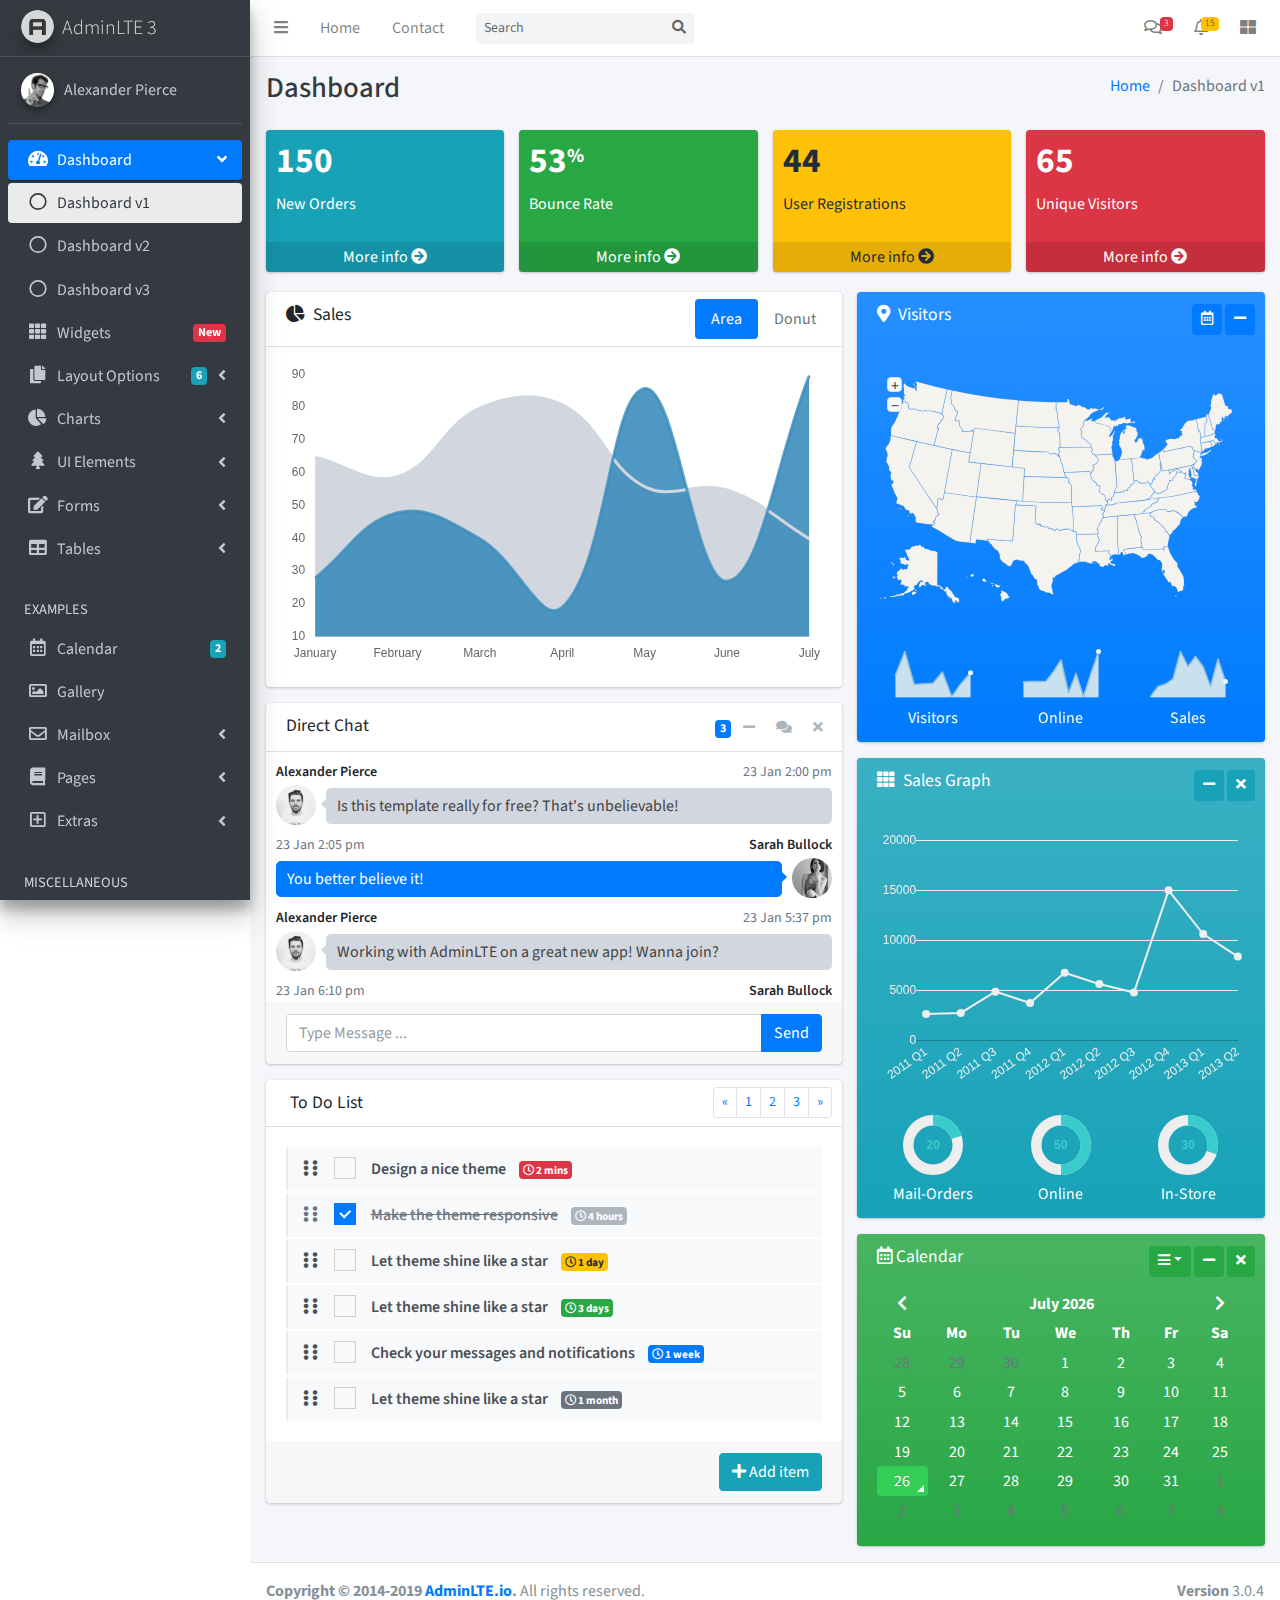
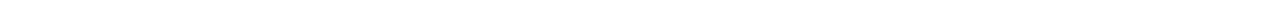
<file: E-Commerce/wwwroot/AdminLTE-3.0.4/index.html>
<!DOCTYPE html>
<html>
<head>
  <meta charset="utf-8">
  <meta http-equiv="X-UA-Compatible" content="IE=edge">
  <title>AdminLTE 3 | Dashboard</title>
  <!-- Tell the browser to be responsive to screen width -->
  <meta name="viewport" content="width=device-width, initial-scale=1">
  <!-- Font Awesome -->
  <link rel="stylesheet" href="plugins/fontawesome-free/css/all.min.css">
  <!-- Ionicons -->
  <link rel="stylesheet" href="https://code.ionicframework.com/ionicons/2.0.1/css/ionicons.min.css">
  <!-- Tempusdominus Bbootstrap 4 -->
  <link rel="stylesheet" href="plugins/tempusdominus-bootstrap-4/css/tempusdominus-bootstrap-4.min.css">
  <!-- iCheck -->
  <link rel="stylesheet" href="plugins/icheck-bootstrap/icheck-bootstrap.min.css">
  <!-- JQVMap -->
  <link rel="stylesheet" href="plugins/jqvmap/jqvmap.min.css">
  <!-- Theme style -->
  <link rel="stylesheet" href="dist/css/adminlte.min.css">
  <!-- overlayScrollbars -->
  <link rel="stylesheet" href="plugins/overlayScrollbars/css/OverlayScrollbars.min.css">
  <!-- Daterange picker -->
  <link rel="stylesheet" href="plugins/daterangepicker/daterangepicker.css">
  <!-- summernote -->
  <link rel="stylesheet" href="plugins/summernote/summernote-bs4.css">
  <!-- Google Font: Source Sans Pro -->
  <link href="https://fonts.googleapis.com/css?family=Source+Sans+Pro:300,400,400i,700" rel="stylesheet">
</head>
<body class="hold-transition sidebar-mini layout-fixed">
<div class="wrapper">

  <!-- Navbar -->
  <nav class="main-header navbar navbar-expand navbar-white navbar-light">
    <!-- Left navbar links -->
    <ul class="navbar-nav">
      <li class="nav-item">
        <a class="nav-link" data-widget="pushmenu" href="#" role="button"><i class="fas fa-bars"></i></a>
      </li>
      <li class="nav-item d-none d-sm-inline-block">
        <a href="index3.html" class="nav-link">Home</a>
      </li>
      <li class="nav-item d-none d-sm-inline-block">
        <a href="#" class="nav-link">Contact</a>
      </li>
    </ul>

    <!-- SEARCH FORM -->
    <form class="form-inline ml-3">
      <div class="input-group input-group-sm">
        <input class="form-control form-control-navbar" type="search" placeholder="Search" aria-label="Search">
        <div class="input-group-append">
          <button class="btn btn-navbar" type="submit">
            <i class="fas fa-search"></i>
          </button>
        </div>
      </div>
    </form>

    <!-- Right navbar links -->
    <ul class="navbar-nav ml-auto">
      <!-- Messages Dropdown Menu -->
      <li class="nav-item dropdown">
        <a class="nav-link" data-toggle="dropdown" href="#">
          <i class="far fa-comments"></i>
          <span class="badge badge-danger navbar-badge">3</span>
        </a>
        <div class="dropdown-menu dropdown-menu-lg dropdown-menu-right">
          <a href="#" class="dropdown-item">
            <!-- Message Start -->
            <div class="media">
              <img src="dist/img/user1-128x128.jpg" alt="User Avatar" class="img-size-50 mr-3 img-circle">
              <div class="media-body">
                <h3 class="dropdown-item-title">
                  Brad Diesel
                  <span class="float-right text-sm text-danger"><i class="fas fa-star"></i></span>
                </h3>
                <p class="text-sm">Call me whenever you can...</p>
                <p class="text-sm text-muted"><i class="far fa-clock mr-1"></i> 4 Hours Ago</p>
              </div>
            </div>
            <!-- Message End -->
          </a>
          <div class="dropdown-divider"></div>
          <a href="#" class="dropdown-item">
            <!-- Message Start -->
            <div class="media">
              <img src="dist/img/user8-128x128.jpg" alt="User Avatar" class="img-size-50 img-circle mr-3">
              <div class="media-body">
                <h3 class="dropdown-item-title">
                  John Pierce
                  <span class="float-right text-sm text-muted"><i class="fas fa-star"></i></span>
                </h3>
                <p class="text-sm">I got your message bro</p>
                <p class="text-sm text-muted"><i class="far fa-clock mr-1"></i> 4 Hours Ago</p>
              </div>
            </div>
            <!-- Message End -->
          </a>
          <div class="dropdown-divider"></div>
          <a href="#" class="dropdown-item">
            <!-- Message Start -->
            <div class="media">
              <img src="dist/img/user3-128x128.jpg" alt="User Avatar" class="img-size-50 img-circle mr-3">
              <div class="media-body">
                <h3 class="dropdown-item-title">
                  Nora Silvester
                  <span class="float-right text-sm text-warning"><i class="fas fa-star"></i></span>
                </h3>
                <p class="text-sm">The subject goes here</p>
                <p class="text-sm text-muted"><i class="far fa-clock mr-1"></i> 4 Hours Ago</p>
              </div>
            </div>
            <!-- Message End -->
          </a>
          <div class="dropdown-divider"></div>
          <a href="#" class="dropdown-item dropdown-footer">See All Messages</a>
        </div>
      </li>
      <!-- Notifications Dropdown Menu -->
      <li class="nav-item dropdown">
        <a class="nav-link" data-toggle="dropdown" href="#">
          <i class="far fa-bell"></i>
          <span class="badge badge-warning navbar-badge">15</span>
        </a>
        <div class="dropdown-menu dropdown-menu-lg dropdown-menu-right">
          <span class="dropdown-item dropdown-header">15 Notifications</span>
          <div class="dropdown-divider"></div>
          <a href="#" class="dropdown-item">
            <i class="fas fa-envelope mr-2"></i> 4 new messages
            <span class="float-right text-muted text-sm">3 mins</span>
          </a>
          <div class="dropdown-divider"></div>
          <a href="#" class="dropdown-item">
            <i class="fas fa-users mr-2"></i> 8 friend requests
            <span class="float-right text-muted text-sm">12 hours</span>
          </a>
          <div class="dropdown-divider"></div>
          <a href="#" class="dropdown-item">
            <i class="fas fa-file mr-2"></i> 3 new reports
            <span class="float-right text-muted text-sm">2 days</span>
          </a>
          <div class="dropdown-divider"></div>
          <a href="#" class="dropdown-item dropdown-footer">See All Notifications</a>
        </div>
      </li>
      <li class="nav-item">
        <a class="nav-link" data-widget="control-sidebar" data-slide="true" href="#" role="button">
          <i class="fas fa-th-large"></i>
        </a>
      </li>
    </ul>
  </nav>
  <!-- /.navbar -->

  <!-- Main Sidebar Container -->
  <aside class="main-sidebar sidebar-dark-primary elevation-4">
    <!-- Brand Logo -->
    <a href="index3.html" class="brand-link">
      <img src="dist/img/AdminLTELogo.png" alt="AdminLTE Logo" class="brand-image img-circle elevation-3"
           style="opacity: .8">
      <span class="brand-text font-weight-light">AdminLTE 3</span>
    </a>

    <!-- Sidebar -->
    <div class="sidebar">
      <!-- Sidebar user panel (optional) -->
      <div class="user-panel mt-3 pb-3 mb-3 d-flex">
        <div class="image">
          <img src="dist/img/user2-160x160.jpg" class="img-circle elevation-2" alt="User Image">
        </div>
        <div class="info">
          <a href="#" class="d-block">Alexander Pierce</a>
        </div>
      </div>

      <!-- Sidebar Menu -->
      <nav class="mt-2">
        <ul class="nav nav-pills nav-sidebar flex-column" data-widget="treeview" role="menu" data-accordion="false">
          <!-- Add icons to the links using the .nav-icon class
               with font-awesome or any other icon font library -->
          <li class="nav-item has-treeview menu-open">
            <a href="#" class="nav-link active">
              <i class="nav-icon fas fa-tachometer-alt"></i>
              <p>
                Dashboard
                <i class="right fas fa-angle-left"></i>
              </p>
            </a>
            <ul class="nav nav-treeview">
              <li class="nav-item">
                <a href="./index.html" class="nav-link active">
                  <i class="far fa-circle nav-icon"></i>
                  <p>Dashboard v1</p>
                </a>
              </li>
              <li class="nav-item">
                <a href="./index2.html" class="nav-link">
                  <i class="far fa-circle nav-icon"></i>
                  <p>Dashboard v2</p>
                </a>
              </li>
              <li class="nav-item">
                <a href="./index3.html" class="nav-link">
                  <i class="far fa-circle nav-icon"></i>
                  <p>Dashboard v3</p>
                </a>
              </li>
            </ul>
          </li>
          <li class="nav-item">
            <a href="pages/widgets.html" class="nav-link">
              <i class="nav-icon fas fa-th"></i>
              <p>
                Widgets
                <span class="right badge badge-danger">New</span>
              </p>
            </a>
          </li>
          <li class="nav-item has-treeview">
            <a href="#" class="nav-link">
              <i class="nav-icon fas fa-copy"></i>
              <p>
                Layout Options
                <i class="fas fa-angle-left right"></i>
                <span class="badge badge-info right">6</span>
              </p>
            </a>
            <ul class="nav nav-treeview">
              <li class="nav-item">
                <a href="pages/layout/top-nav.html" class="nav-link">
                  <i class="far fa-circle nav-icon"></i>
                  <p>Top Navigation</p>
                </a>
              </li>
              <li class="nav-item">
                <a href="pages/layout/top-nav-sidebar.html" class="nav-link">
                  <i class="far fa-circle nav-icon"></i>
                  <p>Top Navigation + Sidebar</p>
                </a>
              </li>
              <li class="nav-item">
                <a href="pages/layout/boxed.html" class="nav-link">
                  <i class="far fa-circle nav-icon"></i>
                  <p>Boxed</p>
                </a>
              </li>
              <li class="nav-item">
                <a href="pages/layout/fixed-sidebar.html" class="nav-link">
                  <i class="far fa-circle nav-icon"></i>
                  <p>Fixed Sidebar</p>
                </a>
              </li>
              <li class="nav-item">
                <a href="pages/layout/fixed-topnav.html" class="nav-link">
                  <i class="far fa-circle nav-icon"></i>
                  <p>Fixed Navbar</p>
                </a>
              </li>
              <li class="nav-item">
                <a href="pages/layout/fixed-footer.html" class="nav-link">
                  <i class="far fa-circle nav-icon"></i>
                  <p>Fixed Footer</p>
                </a>
              </li>
              <li class="nav-item">
                <a href="pages/layout/collapsed-sidebar.html" class="nav-link">
                  <i class="far fa-circle nav-icon"></i>
                  <p>Collapsed Sidebar</p>
                </a>
              </li>
            </ul>
          </li>
          <li class="nav-item has-treeview">
            <a href="#" class="nav-link">
              <i class="nav-icon fas fa-chart-pie"></i>
              <p>
                Charts
                <i class="right fas fa-angle-left"></i>
              </p>
            </a>
            <ul class="nav nav-treeview">
              <li class="nav-item">
                <a href="pages/charts/chartjs.html" class="nav-link">
                  <i class="far fa-circle nav-icon"></i>
                  <p>ChartJS</p>
                </a>
              </li>
              <li class="nav-item">
                <a href="pages/charts/flot.html" class="nav-link">
                  <i class="far fa-circle nav-icon"></i>
                  <p>Flot</p>
                </a>
              </li>
              <li class="nav-item">
                <a href="pages/charts/inline.html" class="nav-link">
                  <i class="far fa-circle nav-icon"></i>
                  <p>Inline</p>
                </a>
              </li>
            </ul>
          </li>
          <li class="nav-item has-treeview">
            <a href="#" class="nav-link">
              <i class="nav-icon fas fa-tree"></i>
              <p>
                UI Elements
                <i class="fas fa-angle-left right"></i>
              </p>
            </a>
            <ul class="nav nav-treeview">
              <li class="nav-item">
                <a href="pages/UI/general.html" class="nav-link">
                  <i class="far fa-circle nav-icon"></i>
                  <p>General</p>
                </a>
              </li>
              <li class="nav-item">
                <a href="pages/UI/icons.html" class="nav-link">
                  <i class="far fa-circle nav-icon"></i>
                  <p>Icons</p>
                </a>
              </li>
              <li class="nav-item">
                <a href="pages/UI/buttons.html" class="nav-link">
                  <i class="far fa-circle nav-icon"></i>
                  <p>Buttons</p>
                </a>
              </li>
              <li class="nav-item">
                <a href="pages/UI/sliders.html" class="nav-link">
                  <i class="far fa-circle nav-icon"></i>
                  <p>Sliders</p>
                </a>
              </li>
              <li class="nav-item">
                <a href="pages/UI/modals.html" class="nav-link">
                  <i class="far fa-circle nav-icon"></i>
                  <p>Modals & Alerts</p>
                </a>
              </li>
              <li class="nav-item">
                <a href="pages/UI/navbar.html" class="nav-link">
                  <i class="far fa-circle nav-icon"></i>
                  <p>Navbar & Tabs</p>
                </a>
              </li>
              <li class="nav-item">
                <a href="pages/UI/timeline.html" class="nav-link">
                  <i class="far fa-circle nav-icon"></i>
                  <p>Timeline</p>
                </a>
              </li>
              <li class="nav-item">
                <a href="pages/UI/ribbons.html" class="nav-link">
                  <i class="far fa-circle nav-icon"></i>
                  <p>Ribbons</p>
                </a>
              </li>
            </ul>
          </li>
          <li class="nav-item has-treeview">
            <a href="#" class="nav-link">
              <i class="nav-icon fas fa-edit"></i>
              <p>
                Forms
                <i class="fas fa-angle-left right"></i>
              </p>
            </a>
            <ul class="nav nav-treeview">
              <li class="nav-item">
                <a href="pages/forms/general.html" class="nav-link">
                  <i class="far fa-circle nav-icon"></i>
                  <p>General Elements</p>
                </a>
              </li>
              <li class="nav-item">
                <a href="pages/forms/advanced.html" class="nav-link">
                  <i class="far fa-circle nav-icon"></i>
                  <p>Advanced Elements</p>
                </a>
              </li>
              <li class="nav-item">
                <a href="pages/forms/editors.html" class="nav-link">
                  <i class="far fa-circle nav-icon"></i>
                  <p>Editors</p>
                </a>
              </li>
              <li class="nav-item">
                <a href="pages/forms/validation.html" class="nav-link">
                  <i class="far fa-circle nav-icon"></i>
                  <p>Validation</p>
                </a>
              </li>
            </ul>
          </li>
          <li class="nav-item has-treeview">
            <a href="#" class="nav-link">
              <i class="nav-icon fas fa-table"></i>
              <p>
                Tables
                <i class="fas fa-angle-left right"></i>
              </p>
            </a>
            <ul class="nav nav-treeview">
              <li class="nav-item">
                <a href="pages/tables/simple.html" class="nav-link">
                  <i class="far fa-circle nav-icon"></i>
                  <p>Simple Tables</p>
                </a>
              </li>
              <li class="nav-item">
                <a href="pages/tables/data.html" class="nav-link">
                  <i class="far fa-circle nav-icon"></i>
                  <p>DataTables</p>
                </a>
              </li>
              <li class="nav-item">
                <a href="pages/tables/jsgrid.html" class="nav-link">
                  <i class="far fa-circle nav-icon"></i>
                  <p>jsGrid</p>
                </a>
              </li>
            </ul>
          </li>
          <li class="nav-header">EXAMPLES</li>
          <li class="nav-item">
            <a href="pages/calendar.html" class="nav-link">
              <i class="nav-icon far fa-calendar-alt"></i>
              <p>
                Calendar
                <span class="badge badge-info right">2</span>
              </p>
            </a>
          </li>
          <li class="nav-item">
            <a href="pages/gallery.html" class="nav-link">
              <i class="nav-icon far fa-image"></i>
              <p>
                Gallery
              </p>
            </a>
          </li>
          <li class="nav-item has-treeview">
            <a href="#" class="nav-link">
              <i class="nav-icon far fa-envelope"></i>
              <p>
                Mailbox
                <i class="fas fa-angle-left right"></i>
              </p>
            </a>
            <ul class="nav nav-treeview">
              <li class="nav-item">
                <a href="pages/mailbox/mailbox.html" class="nav-link">
                  <i class="far fa-circle nav-icon"></i>
                  <p>Inbox</p>
                </a>
              </li>
              <li class="nav-item">
                <a href="pages/mailbox/compose.html" class="nav-link">
                  <i class="far fa-circle nav-icon"></i>
                  <p>Compose</p>
                </a>
              </li>
              <li class="nav-item">
                <a href="pages/mailbox/read-mail.html" class="nav-link">
                  <i class="far fa-circle nav-icon"></i>
                  <p>Read</p>
                </a>
              </li>
            </ul>
          </li>
          <li class="nav-item has-treeview">
            <a href="#" class="nav-link">
              <i class="nav-icon fas fa-book"></i>
              <p>
                Pages
                <i class="fas fa-angle-left right"></i>
              </p>
            </a>
            <ul class="nav nav-treeview">
              <li class="nav-item">
                <a href="pages/examples/invoice.html" class="nav-link">
                  <i class="far fa-circle nav-icon"></i>
                  <p>Invoice</p>
                </a>
              </li>
              <li class="nav-item">
                <a href="pages/examples/profile.html" class="nav-link">
                  <i class="far fa-circle nav-icon"></i>
                  <p>Profile</p>
                </a>
              </li>
              <li class="nav-item">
                <a href="pages/examples/e-commerce.html" class="nav-link">
                  <i class="far fa-circle nav-icon"></i>
                  <p>E-commerce</p>
                </a>
              </li>
              <li class="nav-item">
                <a href="pages/examples/projects.html" class="nav-link">
                  <i class="far fa-circle nav-icon"></i>
                  <p>Projects</p>
                </a>
              </li>
              <li class="nav-item">
                <a href="pages/examples/project-add.html" class="nav-link">
                  <i class="far fa-circle nav-icon"></i>
                  <p>Project Add</p>
                </a>
              </li>
              <li class="nav-item">
                <a href="pages/examples/project-edit.html" class="nav-link">
                  <i class="far fa-circle nav-icon"></i>
                  <p>Project Edit</p>
                </a>
              </li>
              <li class="nav-item">
                <a href="pages/examples/project-detail.html" class="nav-link">
                  <i class="far fa-circle nav-icon"></i>
                  <p>Project Detail</p>
                </a>
              </li>
              <li class="nav-item">
                <a href="pages/examples/contacts.html" class="nav-link">
                  <i class="far fa-circle nav-icon"></i>
                  <p>Contacts</p>
                </a>
              </li>
            </ul>
          </li>
          <li class="nav-item has-treeview">
            <a href="#" class="nav-link">
              <i class="nav-icon far fa-plus-square"></i>
              <p>
                Extras
                <i class="fas fa-angle-left right"></i>
              </p>
            </a>
            <ul class="nav nav-treeview">
              <li class="nav-item">
                <a href="pages/examples/login.html" class="nav-link">
                  <i class="far fa-circle nav-icon"></i>
                  <p>Login</p>
                </a>
              </li>
              <li class="nav-item">
                <a href="pages/examples/register.html" class="nav-link">
                  <i class="far fa-circle nav-icon"></i>
                  <p>Register</p>
                </a>
              </li>
              <li class="nav-item">
                <a href="pages/examples/forgot-password.html" class="nav-link">
                  <i class="far fa-circle nav-icon"></i>
                  <p>Forgot Password</p>
                </a>
              </li>
              <li class="nav-item">
                <a href="pages/examples/recover-password.html" class="nav-link">
                  <i class="far fa-circle nav-icon"></i>
                  <p>Recover Password</p>
                </a>
              </li>
              <li class="nav-item">
                <a href="pages/examples/lockscreen.html" class="nav-link">
                  <i class="far fa-circle nav-icon"></i>
                  <p>Lockscreen</p>
                </a>
              </li>
              <li class="nav-item">
                <a href="pages/examples/legacy-user-menu.html" class="nav-link">
                  <i class="far fa-circle nav-icon"></i>
                  <p>Legacy User Menu</p>
                </a>
              </li>
              <li class="nav-item">
                <a href="pages/examples/language-menu.html" class="nav-link">
                  <i class="far fa-circle nav-icon"></i>
                  <p>Language Menu</p>
                </a>
              </li>
              <li class="nav-item">
                <a href="pages/examples/404.html" class="nav-link">
                  <i class="far fa-circle nav-icon"></i>
                  <p>Error 404</p>
                </a>
              </li>
              <li class="nav-item">
                <a href="pages/examples/500.html" class="nav-link">
                  <i class="far fa-circle nav-icon"></i>
                  <p>Error 500</p>
                </a>
              </li>
              <li class="nav-item">
                <a href="pages/examples/pace.html" class="nav-link">
                  <i class="far fa-circle nav-icon"></i>
                  <p>Pace</p>
                </a>
              </li>
              <li class="nav-item">
                <a href="pages/examples/blank.html" class="nav-link">
                  <i class="far fa-circle nav-icon"></i>
                  <p>Blank Page</p>
                </a>
              </li>
              <li class="nav-item">
                <a href="starter.html" class="nav-link">
                  <i class="far fa-circle nav-icon"></i>
                  <p>Starter Page</p>
                </a>
              </li>
            </ul>
          </li>
          <li class="nav-header">MISCELLANEOUS</li>
          <li class="nav-item">
            <a href="https://adminlte.io/docs/3.0" class="nav-link">
              <i class="nav-icon fas fa-file"></i>
              <p>Documentation</p>
            </a>
          </li>
          <li class="nav-header">MULTI LEVEL EXAMPLE</li>
          <li class="nav-item">
            <a href="#" class="nav-link">
              <i class="fas fa-circle nav-icon"></i>
              <p>Level 1</p>
            </a>
          </li>
          <li class="nav-item has-treeview">
            <a href="#" class="nav-link">
              <i class="nav-icon fas fa-circle"></i>
              <p>
                Level 1
                <i class="right fas fa-angle-left"></i>
              </p>
            </a>
            <ul class="nav nav-treeview">
              <li class="nav-item">
                <a href="#" class="nav-link">
                  <i class="far fa-circle nav-icon"></i>
                  <p>Level 2</p>
                </a>
              </li>
              <li class="nav-item has-treeview">
                <a href="#" class="nav-link">
                  <i class="far fa-circle nav-icon"></i>
                  <p>
                    Level 2
                    <i class="right fas fa-angle-left"></i>
                  </p>
                </a>
                <ul class="nav nav-treeview">
                  <li class="nav-item">
                    <a href="#" class="nav-link">
                      <i class="far fa-dot-circle nav-icon"></i>
                      <p>Level 3</p>
                    </a>
                  </li>
                  <li class="nav-item">
                    <a href="#" class="nav-link">
                      <i class="far fa-dot-circle nav-icon"></i>
                      <p>Level 3</p>
                    </a>
                  </li>
                  <li class="nav-item">
                    <a href="#" class="nav-link">
                      <i class="far fa-dot-circle nav-icon"></i>
                      <p>Level 3</p>
                    </a>
                  </li>
                </ul>
              </li>
              <li class="nav-item">
                <a href="#" class="nav-link">
                  <i class="far fa-circle nav-icon"></i>
                  <p>Level 2</p>
                </a>
              </li>
            </ul>
          </li>
          <li class="nav-item">
            <a href="#" class="nav-link">
              <i class="fas fa-circle nav-icon"></i>
              <p>Level 1</p>
            </a>
          </li>
          <li class="nav-header">LABELS</li>
          <li class="nav-item">
            <a href="#" class="nav-link">
              <i class="nav-icon far fa-circle text-danger"></i>
              <p class="text">Important</p>
            </a>
          </li>
          <li class="nav-item">
            <a href="#" class="nav-link">
              <i class="nav-icon far fa-circle text-warning"></i>
              <p>Warning</p>
            </a>
          </li>
          <li class="nav-item">
            <a href="#" class="nav-link">
              <i class="nav-icon far fa-circle text-info"></i>
              <p>Informational</p>
            </a>
          </li>
        </ul>
      </nav>
      <!-- /.sidebar-menu -->
    </div>
    <!-- /.sidebar -->
  </aside>

  <!-- Content Wrapper. Contains page content -->
  <div class="content-wrapper">
    <!-- Content Header (Page header) -->
    <div class="content-header">
      <div class="container-fluid">
        <div class="row mb-2">
          <div class="col-sm-6">
            <h1 class="m-0 text-dark">Dashboard</h1>
          </div><!-- /.col -->
          <div class="col-sm-6">
            <ol class="breadcrumb float-sm-right">
              <li class="breadcrumb-item"><a href="#">Home</a></li>
              <li class="breadcrumb-item active">Dashboard v1</li>
            </ol>
          </div><!-- /.col -->
        </div><!-- /.row -->
      </div><!-- /.container-fluid -->
    </div>
    <!-- /.content-header -->

    <!-- Main content -->
    <section class="content">
      <div class="container-fluid">
        <!-- Small boxes (Stat box) -->
        <div class="row">
          <div class="col-lg-3 col-6">
            <!-- small box -->
            <div class="small-box bg-info">
              <div class="inner">
                <h3>150</h3>

                <p>New Orders</p>
              </div>
              <div class="icon">
                <i class="ion ion-bag"></i>
              </div>
              <a href="#" class="small-box-footer">More info <i class="fas fa-arrow-circle-right"></i></a>
            </div>
          </div>
          <!-- ./col -->
          <div class="col-lg-3 col-6">
            <!-- small box -->
            <div class="small-box bg-success">
              <div class="inner">
                <h3>53<sup style="font-size: 20px">%</sup></h3>

                <p>Bounce Rate</p>
              </div>
              <div class="icon">
                <i class="ion ion-stats-bars"></i>
              </div>
              <a href="#" class="small-box-footer">More info <i class="fas fa-arrow-circle-right"></i></a>
            </div>
          </div>
          <!-- ./col -->
          <div class="col-lg-3 col-6">
            <!-- small box -->
            <div class="small-box bg-warning">
              <div class="inner">
                <h3>44</h3>

                <p>User Registrations</p>
              </div>
              <div class="icon">
                <i class="ion ion-person-add"></i>
              </div>
              <a href="#" class="small-box-footer">More info <i class="fas fa-arrow-circle-right"></i></a>
            </div>
          </div>
          <!-- ./col -->
          <div class="col-lg-3 col-6">
            <!-- small box -->
            <div class="small-box bg-danger">
              <div class="inner">
                <h3>65</h3>

                <p>Unique Visitors</p>
              </div>
              <div class="icon">
                <i class="ion ion-pie-graph"></i>
              </div>
              <a href="#" class="small-box-footer">More info <i class="fas fa-arrow-circle-right"></i></a>
            </div>
          </div>
          <!-- ./col -->
        </div>
        <!-- /.row -->
        <!-- Main row -->
        <div class="row">
          <!-- Left col -->
          <section class="col-lg-7 connectedSortable">
            <!-- Custom tabs (Charts with tabs)-->
            <div class="card">
              <div class="card-header">
                <h3 class="card-title">
                  <i class="fas fa-chart-pie mr-1"></i>
                  Sales
                </h3>
                <div class="card-tools">
                  <ul class="nav nav-pills ml-auto">
                    <li class="nav-item">
                      <a class="nav-link active" href="#revenue-chart" data-toggle="tab">Area</a>
                    </li>
                    <li class="nav-item">
                      <a class="nav-link" href="#sales-chart" data-toggle="tab">Donut</a>
                    </li>
                  </ul>
                </div>
              </div><!-- /.card-header -->
              <div class="card-body">
                <div class="tab-content p-0">
                  <!-- Morris chart - Sales -->
                  <div class="chart tab-pane active" id="revenue-chart"
                       style="position: relative; height: 300px;">
                      <canvas id="revenue-chart-canvas" height="300" style="height: 300px;"></canvas>                         
                   </div>
                  <div class="chart tab-pane" id="sales-chart" style="position: relative; height: 300px;">
                    <canvas id="sales-chart-canvas" height="300" style="height: 300px;"></canvas>                         
                  </div>  
                </div>
              </div><!-- /.card-body -->
            </div>
            <!-- /.card -->

            <!-- DIRECT CHAT -->
            <div class="card direct-chat direct-chat-primary">
              <div class="card-header">
                <h3 class="card-title">Direct Chat</h3>

                <div class="card-tools">
                  <span data-toggle="tooltip" title="3 New Messages" class="badge badge-primary">3</span>
                  <button type="button" class="btn btn-tool" data-card-widget="collapse">
                    <i class="fas fa-minus"></i>
                  </button>
                  <button type="button" class="btn btn-tool" data-toggle="tooltip" title="Contacts"
                          data-widget="chat-pane-toggle">
                    <i class="fas fa-comments"></i>
                  </button>
                  <button type="button" class="btn btn-tool" data-card-widget="remove"><i class="fas fa-times"></i>
                  </button>
                </div>
              </div>
              <!-- /.card-header -->
              <div class="card-body">
                <!-- Conversations are loaded here -->
                <div class="direct-chat-messages">
                  <!-- Message. Default to the left -->
                  <div class="direct-chat-msg">
                    <div class="direct-chat-infos clearfix">
                      <span class="direct-chat-name float-left">Alexander Pierce</span>
                      <span class="direct-chat-timestamp float-right">23 Jan 2:00 pm</span>
                    </div>
                    <!-- /.direct-chat-infos -->
                    <img class="direct-chat-img" src="dist/img/user1-128x128.jpg" alt="message user image">
                    <!-- /.direct-chat-img -->
                    <div class="direct-chat-text">
                      Is this template really for free? That's unbelievable!
                    </div>
                    <!-- /.direct-chat-text -->
                  </div>
                  <!-- /.direct-chat-msg -->

                  <!-- Message to the right -->
                  <div class="direct-chat-msg right">
                    <div class="direct-chat-infos clearfix">
                      <span class="direct-chat-name float-right">Sarah Bullock</span>
                      <span class="direct-chat-timestamp float-left">23 Jan 2:05 pm</span>
                    </div>
                    <!-- /.direct-chat-infos -->
                    <img class="direct-chat-img" src="dist/img/user3-128x128.jpg" alt="message user image">
                    <!-- /.direct-chat-img -->
                    <div class="direct-chat-text">
                      You better believe it!
                    </div>
                    <!-- /.direct-chat-text -->
                  </div>
                  <!-- /.direct-chat-msg -->

                  <!-- Message. Default to the left -->
                  <div class="direct-chat-msg">
                    <div class="direct-chat-infos clearfix">
                      <span class="direct-chat-name float-left">Alexander Pierce</span>
                      <span class="direct-chat-timestamp float-right">23 Jan 5:37 pm</span>
                    </div>
                    <!-- /.direct-chat-infos -->
                    <img class="direct-chat-img" src="dist/img/user1-128x128.jpg" alt="message user image">
                    <!-- /.direct-chat-img -->
                    <div class="direct-chat-text">
                      Working with AdminLTE on a great new app! Wanna join?
                    </div>
                    <!-- /.direct-chat-text -->
                  </div>
                  <!-- /.direct-chat-msg -->

                  <!-- Message to the right -->
                  <div class="direct-chat-msg right">
                    <div class="direct-chat-infos clearfix">
                      <span class="direct-chat-name float-right">Sarah Bullock</span>
                      <span class="direct-chat-timestamp float-left">23 Jan 6:10 pm</span>
                    </div>
                    <!-- /.direct-chat-infos -->
                    <img class="direct-chat-img" src="dist/img/user3-128x128.jpg" alt="message user image">
                    <!-- /.direct-chat-img -->
                    <div class="direct-chat-text">
                      I would love to.
                    </div>
                    <!-- /.direct-chat-text -->
                  </div>
                  <!-- /.direct-chat-msg -->

                </div>
                <!--/.direct-chat-messages-->

                <!-- Contacts are loaded here -->
                <div class="direct-chat-contacts">
                  <ul class="contacts-list">
                    <li>
                      <a href="#">
                        <img class="contacts-list-img" src="dist/img/user1-128x128.jpg">

                        <div class="contacts-list-info">
                          <span class="contacts-list-name">
                            Count Dracula
                            <small class="contacts-list-date float-right">2/28/2015</small>
                          </span>
                          <span class="contacts-list-msg">How have you been? I was...</span>
                        </div>
                        <!-- /.contacts-list-info -->
                      </a>
                    </li>
                    <!-- End Contact Item -->
                    <li>
                      <a href="#">
                        <img class="contacts-list-img" src="dist/img/user7-128x128.jpg">

                        <div class="contacts-list-info">
                          <span class="contacts-list-name">
                            Sarah Doe
                            <small class="contacts-list-date float-right">2/23/2015</small>
                          </span>
                          <span class="contacts-list-msg">I will be waiting for...</span>
                        </div>
                        <!-- /.contacts-list-info -->
                      </a>
                    </li>
                    <!-- End Contact Item -->
                    <li>
                      <a href="#">
                        <img class="contacts-list-img" src="dist/img/user3-128x128.jpg">

                        <div class="contacts-list-info">
                          <span class="contacts-list-name">
                            Nadia Jolie
                            <small class="contacts-list-date float-right">2/20/2015</small>
                          </span>
                          <span class="contacts-list-msg">I'll call you back at...</span>
                        </div>
                        <!-- /.contacts-list-info -->
                      </a>
                    </li>
                    <!-- End Contact Item -->
                    <li>
                      <a href="#">
                        <img class="contacts-list-img" src="dist/img/user5-128x128.jpg">

                        <div class="contacts-list-info">
                          <span class="contacts-list-name">
                            Nora S. Vans
                            <small class="contacts-list-date float-right">2/10/2015</small>
                          </span>
                          <span class="contacts-list-msg">Where is your new...</span>
                        </div>
                        <!-- /.contacts-list-info -->
                      </a>
                    </li>
                    <!-- End Contact Item -->
                    <li>
                      <a href="#">
                        <img class="contacts-list-img" src="dist/img/user6-128x128.jpg">

                        <div class="contacts-list-info">
                          <span class="contacts-list-name">
                            John K.
                            <small class="contacts-list-date float-right">1/27/2015</small>
                          </span>
                          <span class="contacts-list-msg">Can I take a look at...</span>
                        </div>
                        <!-- /.contacts-list-info -->
                      </a>
                    </li>
                    <!-- End Contact Item -->
                    <li>
                      <a href="#">
                        <img class="contacts-list-img" src="dist/img/user8-128x128.jpg">

                        <div class="contacts-list-info">
                          <span class="contacts-list-name">
                            Kenneth M.
                            <small class="contacts-list-date float-right">1/4/2015</small>
                          </span>
                          <span class="contacts-list-msg">Never mind I found...</span>
                        </div>
                        <!-- /.contacts-list-info -->
                      </a>
                    </li>
                    <!-- End Contact Item -->
                  </ul>
                  <!-- /.contacts-list -->
                </div>
                <!-- /.direct-chat-pane -->
              </div>
              <!-- /.card-body -->
              <div class="card-footer">
                <form action="#" method="post">
                  <div class="input-group">
                    <input type="text" name="message" placeholder="Type Message ..." class="form-control">
                    <span class="input-group-append">
                      <button type="button" class="btn btn-primary">Send</button>
                    </span>
                  </div>
                </form>
              </div>
              <!-- /.card-footer-->
            </div>
            <!--/.direct-chat -->

            <!-- TO DO List -->
            <div class="card">
              <div class="card-header">
                <h3 class="card-title">
                  <i class="ion ion-clipboard mr-1"></i>
                  To Do List
                </h3>

                <div class="card-tools">
                  <ul class="pagination pagination-sm">
                    <li class="page-item"><a href="#" class="page-link">&laquo;</a></li>
                    <li class="page-item"><a href="#" class="page-link">1</a></li>
                    <li class="page-item"><a href="#" class="page-link">2</a></li>
                    <li class="page-item"><a href="#" class="page-link">3</a></li>
                    <li class="page-item"><a href="#" class="page-link">&raquo;</a></li>
                  </ul>
                </div>
              </div>
              <!-- /.card-header -->
              <div class="card-body">
                <ul class="todo-list" data-widget="todo-list">
                  <li>
                    <!-- drag handle -->
                    <span class="handle">
                      <i class="fas fa-ellipsis-v"></i>
                      <i class="fas fa-ellipsis-v"></i>
                    </span>
                    <!-- checkbox -->
                    <div  class="icheck-primary d-inline ml-2">
                      <input type="checkbox" value="" name="todo1" id="todoCheck1">
                      <label for="todoCheck1"></label>
                    </div>
                    <!-- todo text -->
                    <span class="text">Design a nice theme</span>
                    <!-- Emphasis label -->
                    <small class="badge badge-danger"><i class="far fa-clock"></i> 2 mins</small>
                    <!-- General tools such as edit or delete-->
                    <div class="tools">
                      <i class="fas fa-edit"></i>
                      <i class="fas fa-trash-o"></i>
                    </div>
                  </li>
                  <li>
                    <span class="handle">
                      <i class="fas fa-ellipsis-v"></i>
                      <i class="fas fa-ellipsis-v"></i>
                    </span>
                    <div  class="icheck-primary d-inline ml-2">
                      <input type="checkbox" value="" name="todo2" id="todoCheck2" checked>
                      <label for="todoCheck2"></label>
                    </div>
                    <span class="text">Make the theme responsive</span>
                    <small class="badge badge-info"><i class="far fa-clock"></i> 4 hours</small>
                    <div class="tools">
                      <i class="fas fa-edit"></i>
                      <i class="fas fa-trash-o"></i>
                    </div>
                  </li>
                  <li>
                    <span class="handle">
                      <i class="fas fa-ellipsis-v"></i>
                      <i class="fas fa-ellipsis-v"></i>
                    </span>
                    <div  class="icheck-primary d-inline ml-2">
                      <input type="checkbox" value="" name="todo3" id="todoCheck3">
                      <label for="todoCheck3"></label>
                    </div>
                    <span class="text">Let theme shine like a star</span>
                    <small class="badge badge-warning"><i class="far fa-clock"></i> 1 day</small>
                    <div class="tools">
                      <i class="fas fa-edit"></i>
                      <i class="fas fa-trash-o"></i>
                    </div>
                  </li>
                  <li>
                    <span class="handle">
                      <i class="fas fa-ellipsis-v"></i>
                      <i class="fas fa-ellipsis-v"></i>
                    </span>
                    <div  class="icheck-primary d-inline ml-2">
                      <input type="checkbox" value="" name="todo4" id="todoCheck4">
                      <label for="todoCheck4"></label>
                    </div>
                    <span class="text">Let theme shine like a star</span>
                    <small class="badge badge-success"><i class="far fa-clock"></i> 3 days</small>
                    <div class="tools">
                      <i class="fas fa-edit"></i>
                      <i class="fas fa-trash-o"></i>
                    </div>
                  </li>
                  <li>
                    <span class="handle">
                      <i class="fas fa-ellipsis-v"></i>
                      <i class="fas fa-ellipsis-v"></i>
                    </span>
                    <div  class="icheck-primary d-inline ml-2">
                      <input type="checkbox" value="" name="todo5" id="todoCheck5">
                      <label for="todoCheck5"></label>
                    </div>
                    <span class="text">Check your messages and notifications</span>
                    <small class="badge badge-primary"><i class="far fa-clock"></i> 1 week</small>
                    <div class="tools">
                      <i class="fas fa-edit"></i>
                      <i class="fas fa-trash-o"></i>
                    </div>
                  </li>
                  <li>
                    <span class="handle">
                      <i class="fas fa-ellipsis-v"></i>
                      <i class="fas fa-ellipsis-v"></i>
                    </span>
                    <div  class="icheck-primary d-inline ml-2">
                      <input type="checkbox" value="" name="todo6" id="todoCheck6">
                      <label for="todoCheck6"></label>
                    </div>
                    <span class="text">Let theme shine like a star</span>
                    <small class="badge badge-secondary"><i class="far fa-clock"></i> 1 month</small>
                    <div class="tools">
                      <i class="fas fa-edit"></i>
                      <i class="fas fa-trash-o"></i>
                    </div>
                  </li>
                </ul>
              </div>
              <!-- /.card-body -->
              <div class="card-footer clearfix">
                <button type="button" class="btn btn-info float-right"><i class="fas fa-plus"></i> Add item</button>
              </div>
            </div>
            <!-- /.card -->
          </section>
          <!-- /.Left col -->
          <!-- right col (We are only adding the ID to make the widgets sortable)-->
          <section class="col-lg-5 connectedSortable">

            <!-- Map card -->
            <div class="card bg-gradient-primary">
              <div class="card-header border-0">
                <h3 class="card-title">
                  <i class="fas fa-map-marker-alt mr-1"></i>
                  Visitors
                </h3>
                <!-- card tools -->
                <div class="card-tools">
                  <button type="button"
                          class="btn btn-primary btn-sm daterange"
                          data-toggle="tooltip"
                          title="Date range">
                    <i class="far fa-calendar-alt"></i>
                  </button>
                  <button type="button"
                          class="btn btn-primary btn-sm"
                          data-card-widget="collapse"
                          data-toggle="tooltip"
                          title="Collapse">
                    <i class="fas fa-minus"></i>
                  </button>
                </div>
                <!-- /.card-tools -->
              </div>
              <div class="card-body">
                <div id="world-map" style="height: 250px; width: 100%;"></div>
              </div>
              <!-- /.card-body-->
              <div class="card-footer bg-transparent">
                <div class="row">
                  <div class="col-4 text-center">
                    <div id="sparkline-1"></div>
                    <div class="text-white">Visitors</div>
                  </div>
                  <!-- ./col -->
                  <div class="col-4 text-center">
                    <div id="sparkline-2"></div>
                    <div class="text-white">Online</div>
                  </div>
                  <!-- ./col -->
                  <div class="col-4 text-center">
                    <div id="sparkline-3"></div>
                    <div class="text-white">Sales</div>
                  </div>
                  <!-- ./col -->
                </div>
                <!-- /.row -->
              </div>
            </div>
            <!-- /.card -->

            <!-- solid sales graph -->
            <div class="card bg-gradient-info">
              <div class="card-header border-0">
                <h3 class="card-title">
                  <i class="fas fa-th mr-1"></i>
                  Sales Graph
                </h3>

                <div class="card-tools">
                  <button type="button" class="btn bg-info btn-sm" data-card-widget="collapse">
                    <i class="fas fa-minus"></i>
                  </button>
                  <button type="button" class="btn bg-info btn-sm" data-card-widget="remove">
                    <i class="fas fa-times"></i>
                  </button>
                </div>
              </div>
              <div class="card-body">
                <canvas class="chart" id="line-chart" style="min-height: 250px; height: 250px; max-height: 250px; max-width: 100%;"></canvas>
              </div>
              <!-- /.card-body -->
              <div class="card-footer bg-transparent">
                <div class="row">
                  <div class="col-4 text-center">
                    <input type="text" class="knob" data-readonly="true" value="20" data-width="60" data-height="60"
                           data-fgColor="#39CCCC">

                    <div class="text-white">Mail-Orders</div>
                  </div>
                  <!-- ./col -->
                  <div class="col-4 text-center">
                    <input type="text" class="knob" data-readonly="true" value="50" data-width="60" data-height="60"
                           data-fgColor="#39CCCC">

                    <div class="text-white">Online</div>
                  </div>
                  <!-- ./col -->
                  <div class="col-4 text-center">
                    <input type="text" class="knob" data-readonly="true" value="30" data-width="60" data-height="60"
                           data-fgColor="#39CCCC">

                    <div class="text-white">In-Store</div>
                  </div>
                  <!-- ./col -->
                </div>
                <!-- /.row -->
              </div>
              <!-- /.card-footer -->
            </div>
            <!-- /.card -->

            <!-- Calendar -->
            <div class="card bg-gradient-success">
              <div class="card-header border-0">

                <h3 class="card-title">
                  <i class="far fa-calendar-alt"></i>
                  Calendar
                </h3>
                <!-- tools card -->
                <div class="card-tools">
                  <!-- button with a dropdown -->
                  <div class="btn-group">
                    <button type="button" class="btn btn-success btn-sm dropdown-toggle" data-toggle="dropdown">
                      <i class="fas fa-bars"></i></button>
                    <div class="dropdown-menu float-right" role="menu">
                      <a href="#" class="dropdown-item">Add new event</a>
                      <a href="#" class="dropdown-item">Clear events</a>
                      <div class="dropdown-divider"></div>
                      <a href="#" class="dropdown-item">View calendar</a>
                    </div>
                  </div>
                  <button type="button" class="btn btn-success btn-sm" data-card-widget="collapse">
                    <i class="fas fa-minus"></i>
                  </button>
                  <button type="button" class="btn btn-success btn-sm" data-card-widget="remove">
                    <i class="fas fa-times"></i>
                  </button>
                </div>
                <!-- /. tools -->
              </div>
              <!-- /.card-header -->
              <div class="card-body pt-0">
                <!--The calendar -->
                <div id="calendar" style="width: 100%"></div>
              </div>
              <!-- /.card-body -->
            </div>
            <!-- /.card -->
          </section>
          <!-- right col -->
        </div>
        <!-- /.row (main row) -->
      </div><!-- /.container-fluid -->
    </section>
    <!-- /.content -->
  </div>
  <!-- /.content-wrapper -->
  <footer class="main-footer">
    <strong>Copyright &copy; 2014-2019 <a href="http://adminlte.io">AdminLTE.io</a>.</strong>
    All rights reserved.
    <div class="float-right d-none d-sm-inline-block">
      <b>Version</b> 3.0.4
    </div>
  </footer>

  <!-- Control Sidebar -->
  <aside class="control-sidebar control-sidebar-dark">
    <!-- Control sidebar content goes here -->
  </aside>
  <!-- /.control-sidebar -->
</div>
<!-- ./wrapper -->

<!-- jQuery -->
<script src="plugins/jquery/jquery.min.js"></script>
<!-- jQuery UI 1.11.4 -->
<script src="plugins/jquery-ui/jquery-ui.min.js"></script>
<!-- Resolve conflict in jQuery UI tooltip with Bootstrap tooltip -->
<script>
  $.widget.bridge('uibutton', $.ui.button)
</script>
<!-- Bootstrap 4 -->
<script src="plugins/bootstrap/js/bootstrap.bundle.min.js"></script>
<!-- ChartJS -->
<script src="plugins/chart.js/Chart.min.js"></script>
<!-- Sparkline -->
<script src="plugins/sparklines/sparkline.js"></script>
<!-- JQVMap -->
<script src="plugins/jqvmap/jquery.vmap.min.js"></script>
<script src="plugins/jqvmap/maps/jquery.vmap.usa.js"></script>
<!-- jQuery Knob Chart -->
<script src="plugins/jquery-knob/jquery.knob.min.js"></script>
<!-- daterangepicker -->
<script src="plugins/moment/moment.min.js"></script>
<script src="plugins/daterangepicker/daterangepicker.js"></script>
<!-- Tempusdominus Bootstrap 4 -->
<script src="plugins/tempusdominus-bootstrap-4/js/tempusdominus-bootstrap-4.min.js"></script>
<!-- Summernote -->
<script src="plugins/summernote/summernote-bs4.min.js"></script>
<!-- overlayScrollbars -->
<script src="plugins/overlayScrollbars/js/jquery.overlayScrollbars.min.js"></script>
<!-- AdminLTE App -->
<script src="dist/js/adminlte.js"></script>
<!-- AdminLTE dashboard demo (This is only for demo purposes) -->
<script src="dist/js/pages/dashboard.js"></script>
<!-- AdminLTE for demo purposes -->
<script src="dist/js/demo.js"></script>
</body>
</html>
</file>
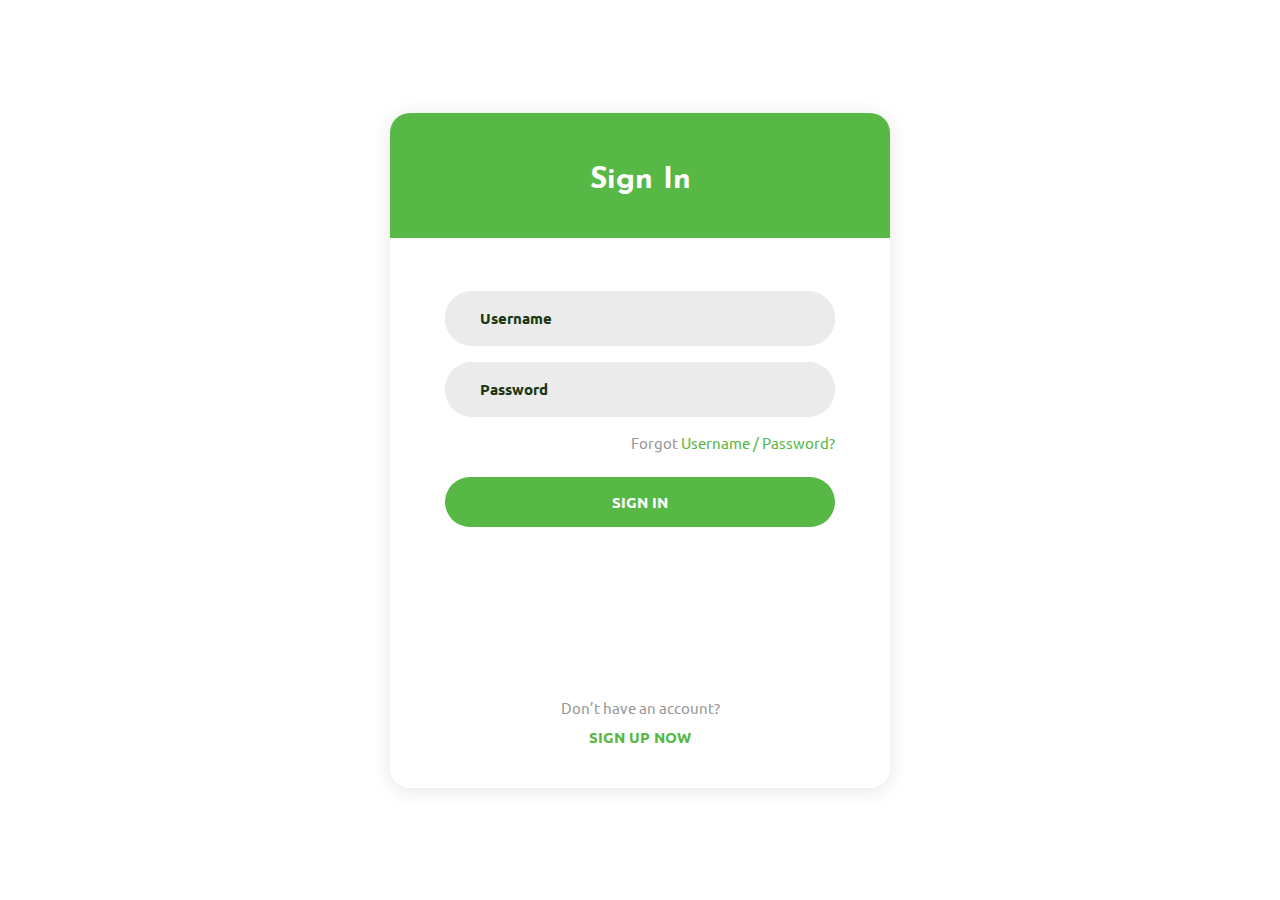
<file: E-Commerce/wwwroot/Login_v8/index.html>
<!DOCTYPE html>
<html lang="en">
<head>
	<title>Login V8</title>
	<meta charset="UTF-8">
	<meta name="viewport" content="width=device-width, initial-scale=1">
<!--===============================================================================================-->	
	<link rel="icon" type="image/png" href="images/icons/favicon.ico"/>
<!--===============================================================================================-->
	<link rel="stylesheet" type="text/css" href="vendor/bootstrap/css/bootstrap.min.css">
<!--===============================================================================================-->
	<link rel="stylesheet" type="text/css" href="fonts/font-awesome-4.7.0/css/font-awesome.min.css">
<!--===============================================================================================-->
	<link rel="stylesheet" type="text/css" href="vendor/animate/animate.css">
<!--===============================================================================================-->	
	<link rel="stylesheet" type="text/css" href="vendor/css-hamburgers/hamburgers.min.css">
<!--===============================================================================================-->
	<link rel="stylesheet" type="text/css" href="vendor/animsition/css/animsition.min.css">
<!--===============================================================================================-->
	<link rel="stylesheet" type="text/css" href="vendor/select2/select2.min.css">
<!--===============================================================================================-->	
	<link rel="stylesheet" type="text/css" href="vendor/daterangepicker/daterangepicker.css">
<!--===============================================================================================-->
	<link rel="stylesheet" type="text/css" href="css/util.css">
	<link rel="stylesheet" type="text/css" href="css/main.css">
<!--===============================================================================================-->
</head>
<body>
	
	<div class="limiter">
		<div class="container-login100">
			<div class="wrap-login100">
				<form class="login100-form validate-form p-l-55 p-r-55 p-t-178">
					<span class="login100-form-title">
						Sign In
					</span>

					<div class="wrap-input100 validate-input m-b-16" data-validate="Please enter username">
						<input class="input100" type="text" name="username" placeholder="Username">
						<span class="focus-input100"></span>
					</div>

					<div class="wrap-input100 validate-input" data-validate = "Please enter password">
						<input class="input100" type="password" name="pass" placeholder="Password">
						<span class="focus-input100"></span>
					</div>

					<div class="text-right p-t-13 p-b-23">
						<span class="txt1">
							Forgot
						</span>

						<a href="#" class="txt2">
							Username / Password?
						</a>
					</div>

					<div class="container-login100-form-btn">
						<button class="login100-form-btn">
							Sign in
						</button>
					</div>

					<div class="flex-col-c p-t-170 p-b-40">
						<span class="txt1 p-b-9">
							Don’t have an account?
						</span>

						<a href="#" class="txt3">
							Sign up now
						</a>
					</div>
				</form>
			</div>
		</div>
	</div>
	
	
<!--===============================================================================================-->
	<script src="vendor/jquery/jquery-3.2.1.min.js"></script>
<!--===============================================================================================-->
	<script src="vendor/animsition/js/animsition.min.js"></script>
<!--===============================================================================================-->
	<script src="vendor/bootstrap/js/popper.js"></script>
	<script src="vendor/bootstrap/js/bootstrap.min.js"></script>
<!--===============================================================================================-->
	<script src="vendor/select2/select2.min.js"></script>
<!--===============================================================================================-->
	<script src="vendor/daterangepicker/moment.min.js"></script>
	<script src="vendor/daterangepicker/daterangepicker.js"></script>
<!--===============================================================================================-->
	<script src="vendor/countdowntime/countdowntime.js"></script>
<!--===============================================================================================-->
	<script src="js/main.js"></script>

</body>
</html>
</file>
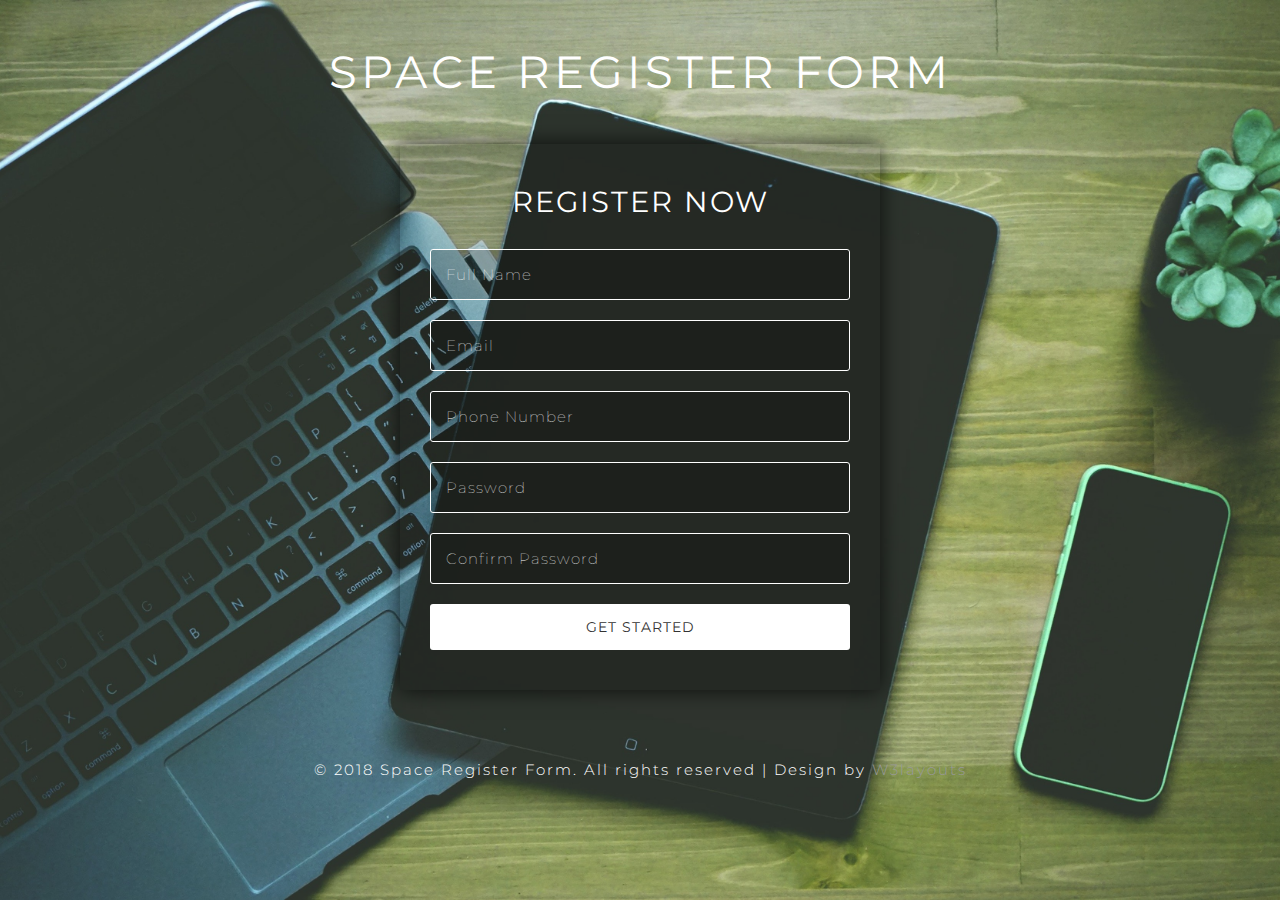
<file: E-Commerce/wwwroot/registerlogin/index.html>
<!--A Design by W3layouts 
Author: W3layout
Author URL: http://w3layouts.com
License: Creative Commons Attribution 3.0 Unported
License URL: http://creativecommons.org/licenses/by/3.0/
-->
<!DOCTYPE html>
<html lang="en">
<head>
<title>Space Register Form Flat Responsive Widget Template :: w3layouts</title>
 
	<!-- Meta-Tags -->
    <meta name="viewport" content="width=device-width, initial-scale=1">
    <meta charset="utf-8">
    <meta name="keywords" content="Space Register Form a Responsive Web Template, Bootstrap Web Templates, Flat Web Templates, Android Compatible Web Template, Smartphone Compatible Web Template, Free Webdesigns for Nokia, Samsung, LG, Sony Ericsson, Motorola Web Design">
    <script>
        addEventListener("load", function () {
            setTimeout(hideURLbar, 0);
        }, false);

        function hideURLbar() {
            window.scrollTo(0, 1);
        }
    </script>
    <!-- //Meta-Tags -->

	<!-- css files -->
	<link href="css/style.css" rel="stylesheet" type="text/css" media="all" />
	<!-- css files -->

	<!-- Online-fonts -->
	<link href="//fonts.googleapis.com/css?family=Montserrat:100,100i,200,200i,300,300i,400,400i,500,500i,600,600i,700,700i,800,800i,900,900i&amp;subset=latin-ext,vietnamese" rel="stylesheet">
	<!-- //Online-fonts -->

</head>
<body>

	<!-- Main Content -->
	<div class="main">
		<div class="main-w3l">
			<h1 class="logo-w3">Space Register Form</h1>
			<div class="w3layouts-main">
				<h2><span>Register now</span></h2>
					<form action="#" method="post">
						<input placeholder="Full Name" name="Name" type="text" required="">
						<input placeholder="Email" name="Email" type="email" required="">
						<input placeholder="Phone Number" name="phone" type="text" required="">
						<input placeholder="Password" name="Password" type="password"  id="password1" required="">
						<input placeholder="Confirm Password" name="Password" type="password"  id="password2" required="">
						<input type="submit" value="Get Started" name="login">
					</form>
			</div>
			<!-- //main -->
			
			<!-- password-script -->
			<script>
				window.onload = function () {
					document.getElementById("password1").onchange = validatePassword;
					document.getElementById("password2").onchange = validatePassword;
				}

				function validatePassword() {
					var pass2 = document.getElementById("password2").value;
					var pass1 = document.getElementById("password1").value;
					if (pass1 != pass2)
						document.getElementById("password2").setCustomValidity("Passwords Don't Match");
					else
						document.getElementById("password2").setCustomValidity('');
					//empty string means no validation error
				}
			</script>
			<!-- //password-script -->

			<!--footer-->
			<div class="footer-w3l">
				<p>&copy; 2018 Space Register Form. All rights reserved | Design by <a href="http://w3layouts.com">W3layouts</a></p>
			</div>
			<!--//footer-->
			
		</div>
	</div>
	<!-- //Main Content -->

</body>
</html>
</file>
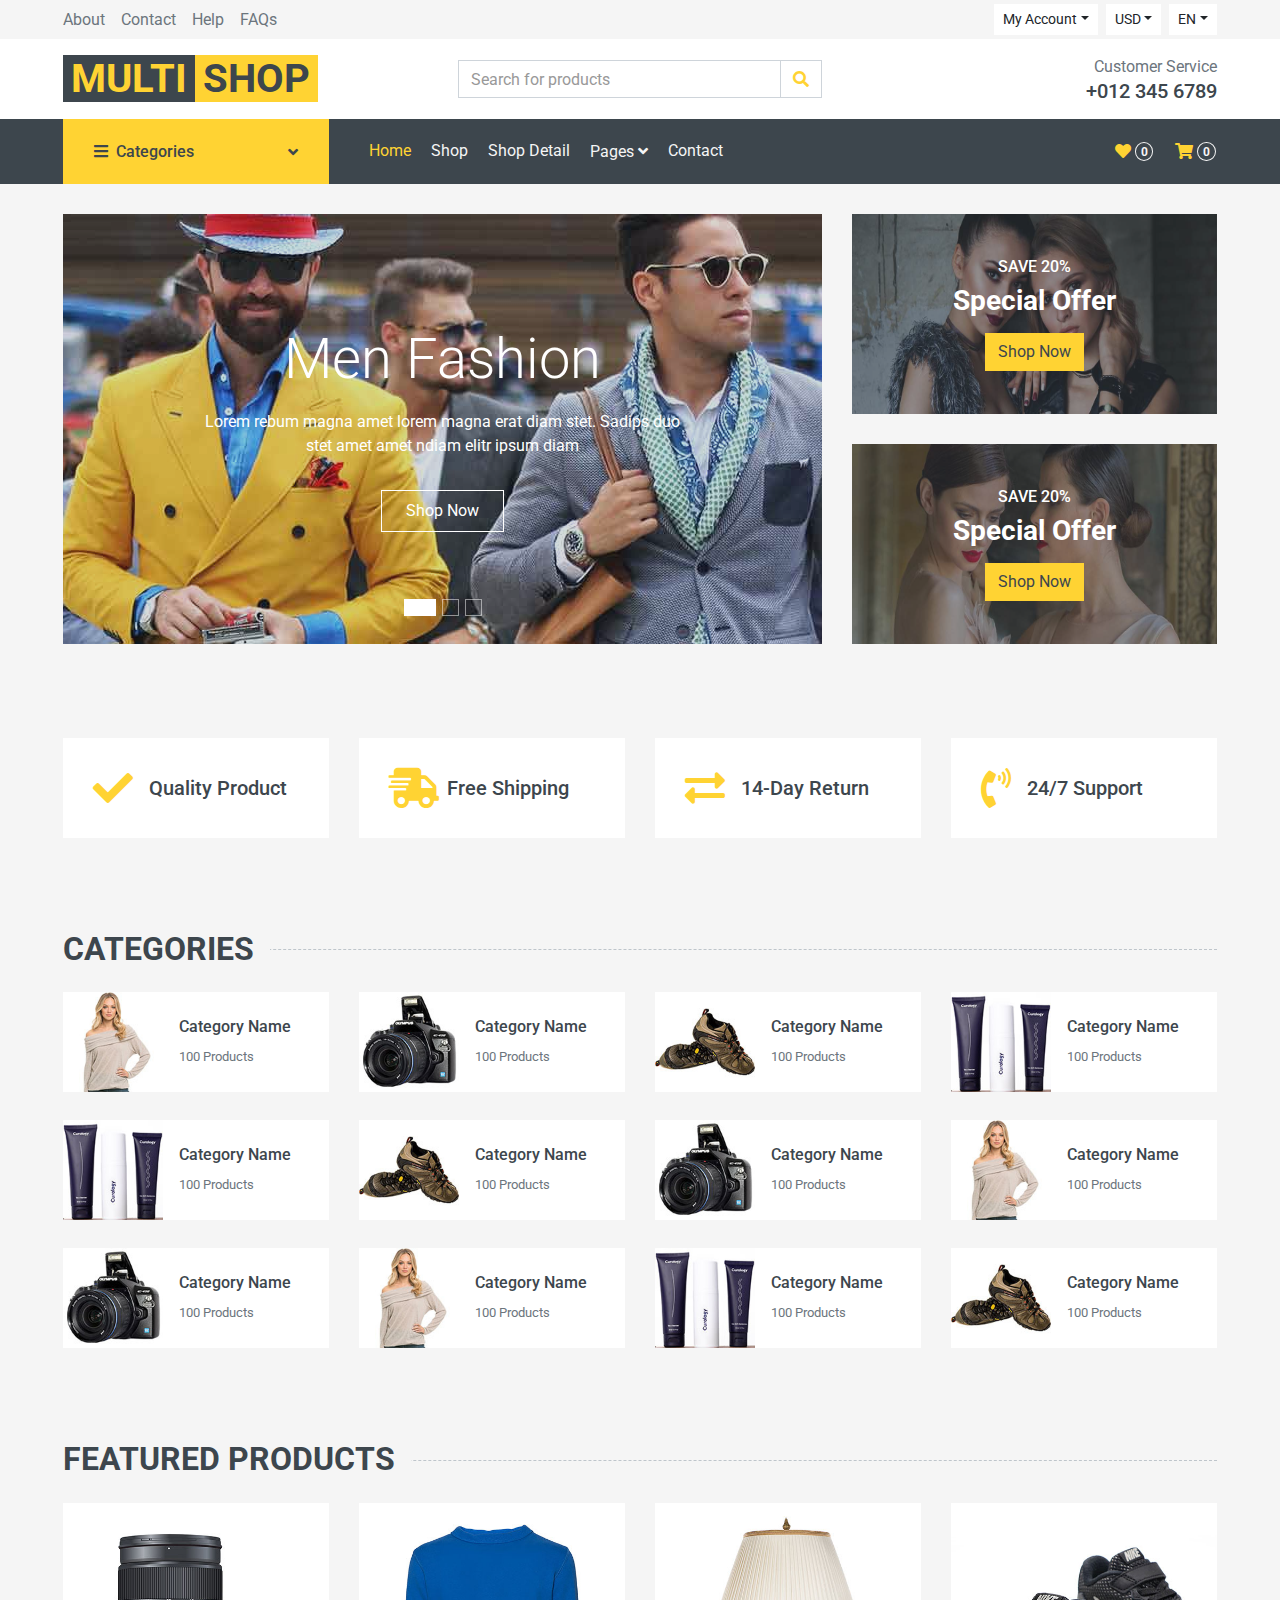
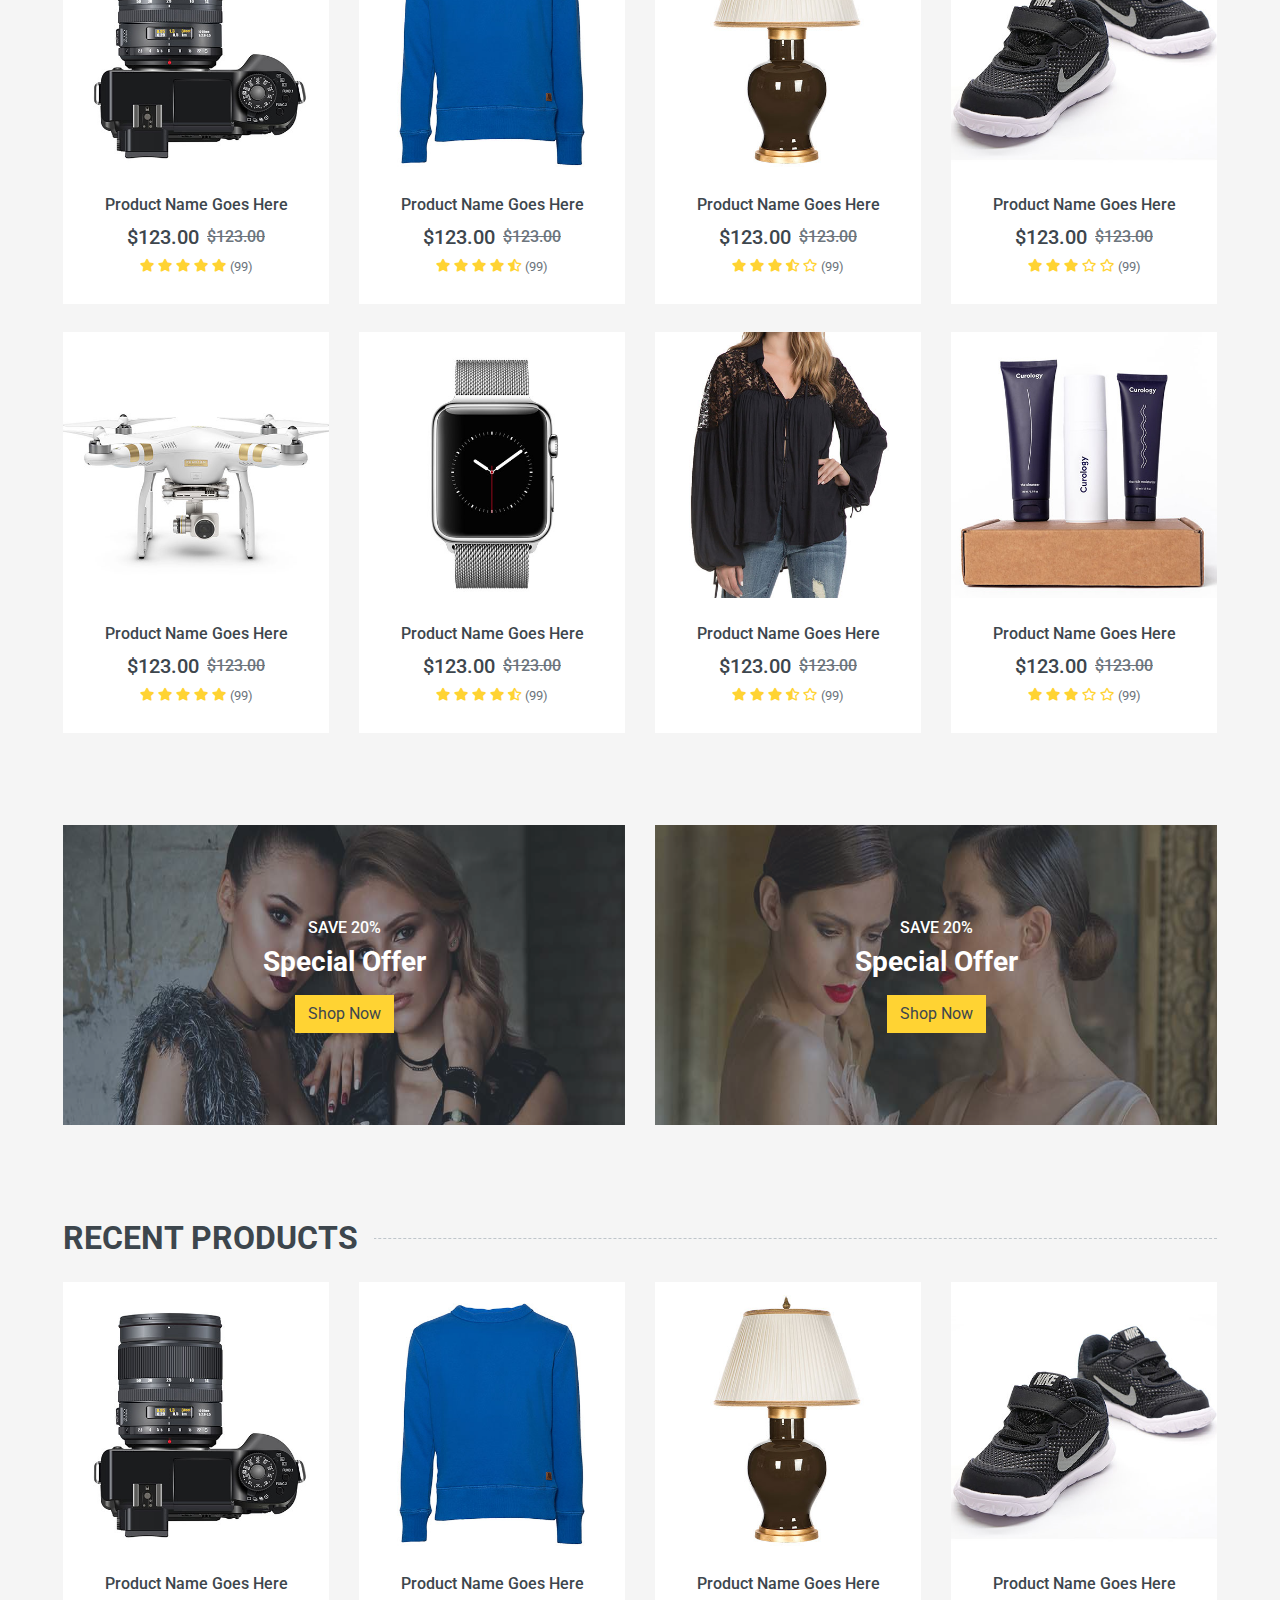
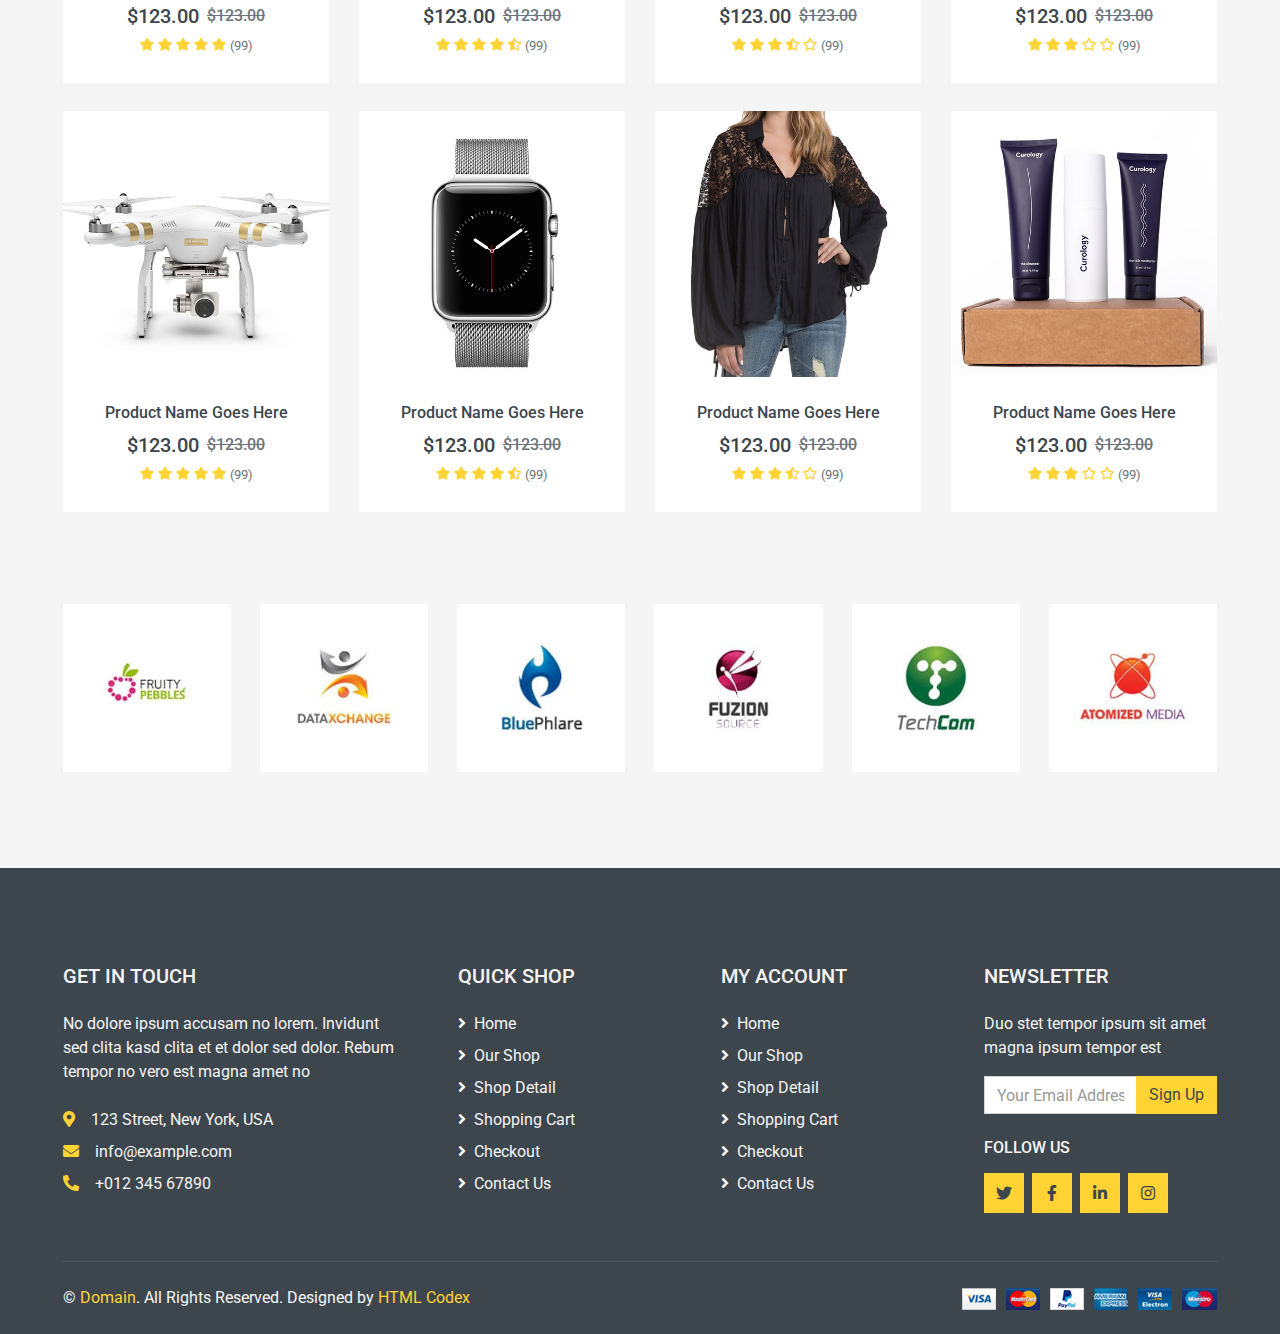
<file: E-Commerce/wwwroot/template/index.html>
<!DOCTYPE html>
<html lang="en">

<head>
    <meta charset="utf-8">
    <title>MultiShop - Online Shop Website Template</title>
    <meta content="width=device-width, initial-scale=1.0" name="viewport">
    <meta content="Free HTML Templates" name="keywords">
    <meta content="Free HTML Templates" name="description">

    <!-- Favicon -->
    <link href="img/favicon.ico" rel="icon">

    <!-- Google Web Fonts -->
    <link rel="preconnect" href="https://fonts.gstatic.com">
    <link href="https://fonts.googleapis.com/css2?family=Roboto:wght@400;500;700&display=swap" rel="stylesheet">  

    <!-- Font Awesome -->
    <link href="https://cdnjs.cloudflare.com/ajax/libs/font-awesome/5.10.0/css/all.min.css" rel="stylesheet">

    <!-- Libraries Stylesheet -->
    <link href="lib/animate/animate.min.css" rel="stylesheet">
    <link href="lib/owlcarousel/assets/owl.carousel.min.css" rel="stylesheet">

    <!-- Customized Bootstrap Stylesheet -->
    <link href="css/style.css" rel="stylesheet">
</head>

<body>
    <!-- Topbar Start -->
    <div class="container-fluid">
        <div class="row bg-secondary py-1 px-xl-5">
            <div class="col-lg-6 d-none d-lg-block">
                <div class="d-inline-flex align-items-center h-100">
                    <a class="text-body mr-3" href="">About</a>
                    <a class="text-body mr-3" href="">Contact</a>
                    <a class="text-body mr-3" href="">Help</a>
                    <a class="text-body mr-3" href="">FAQs</a>
                </div>
            </div>
            <div class="col-lg-6 text-center text-lg-right">
                <div class="d-inline-flex align-items-center">
                    <div class="btn-group">
                        <button type="button" class="btn btn-sm btn-light dropdown-toggle" data-toggle="dropdown">My Account</button>
                        <div class="dropdown-menu dropdown-menu-right">
                            <button class="dropdown-item" type="button">Sign in</button>
                            <button class="dropdown-item" type="button">Sign up</button>
                        </div>
                    </div>
                    <div class="btn-group mx-2">
                        <button type="button" class="btn btn-sm btn-light dropdown-toggle" data-toggle="dropdown">USD</button>
                        <div class="dropdown-menu dropdown-menu-right">
                            <button class="dropdown-item" type="button">EUR</button>
                            <button class="dropdown-item" type="button">GBP</button>
                            <button class="dropdown-item" type="button">CAD</button>
                        </div>
                    </div>
                    <div class="btn-group">
                        <button type="button" class="btn btn-sm btn-light dropdown-toggle" data-toggle="dropdown">EN</button>
                        <div class="dropdown-menu dropdown-menu-right">
                            <button class="dropdown-item" type="button">FR</button>
                            <button class="dropdown-item" type="button">AR</button>
                            <button class="dropdown-item" type="button">RU</button>
                        </div>
                    </div>
                </div>
                <div class="d-inline-flex align-items-center d-block d-lg-none">
                    <a href="" class="btn px-0 ml-2">
                        <i class="fas fa-heart text-dark"></i>
                        <span class="badge text-dark border border-dark rounded-circle" style="padding-bottom: 2px;">0</span>
                    </a>
                    <a href="" class="btn px-0 ml-2">
                        <i class="fas fa-shopping-cart text-dark"></i>
                        <span class="badge text-dark border border-dark rounded-circle" style="padding-bottom: 2px;">0</span>
                    </a>
                </div>
            </div>
        </div>
        <div class="row align-items-center bg-light py-3 px-xl-5 d-none d-lg-flex">
            <div class="col-lg-4">
                <a href="" class="text-decoration-none">
                    <span class="h1 text-uppercase text-primary bg-dark px-2">Multi</span>
                    <span class="h1 text-uppercase text-dark bg-primary px-2 ml-n1">Shop</span>
                </a>
            </div>
            <div class="col-lg-4 col-6 text-left">
                <form action="">
                    <div class="input-group">
                        <input type="text" class="form-control" placeholder="Search for products">
                        <div class="input-group-append">
                            <span class="input-group-text bg-transparent text-primary">
                                <i class="fa fa-search"></i>
                            </span>
                        </div>
                    </div>
                </form>
            </div>
            <div class="col-lg-4 col-6 text-right">
                <p class="m-0">Customer Service</p>
                <h5 class="m-0">+012 345 6789</h5>
            </div>
        </div>
    </div>
    <!-- Topbar End -->


    <!-- Navbar Start -->
    <div class="container-fluid bg-dark mb-30">
        <div class="row px-xl-5">
            <div class="col-lg-3 d-none d-lg-block">
                <a class="btn d-flex align-items-center justify-content-between bg-primary w-100" data-toggle="collapse" href="#navbar-vertical" style="height: 65px; padding: 0 30px;">
                    <h6 class="text-dark m-0"><i class="fa fa-bars mr-2"></i>Categories</h6>
                    <i class="fa fa-angle-down text-dark"></i>
                </a>
                <nav class="collapse position-absolute navbar navbar-vertical navbar-light align-items-start p-0 bg-light" id="navbar-vertical" style="width: calc(100% - 30px); z-index: 999;">
                    <div class="navbar-nav w-100">
                        <div class="nav-item dropdown dropright">
                            <a href="#" class="nav-link dropdown-toggle" data-toggle="dropdown">Dresses <i class="fa fa-angle-right float-right mt-1"></i></a>
                            <div class="dropdown-menu position-absolute rounded-0 border-0 m-0">
                                <a href="" class="dropdown-item">Men's Dresses</a>
                                <a href="" class="dropdown-item">Women's Dresses</a>
                                <a href="" class="dropdown-item">Baby's Dresses</a>
                            </div>
                        </div>
                        <a href="" class="nav-item nav-link">Shirts</a>
                        <a href="" class="nav-item nav-link">Jeans</a>
                        <a href="" class="nav-item nav-link">Swimwear</a>
                        <a href="" class="nav-item nav-link">Sleepwear</a>
                        <a href="" class="nav-item nav-link">Sportswear</a>
                        <a href="" class="nav-item nav-link">Jumpsuits</a>
                        <a href="" class="nav-item nav-link">Blazers</a>
                        <a href="" class="nav-item nav-link">Jackets</a>
                        <a href="" class="nav-item nav-link">Shoes</a>
                    </div>
                </nav>
            </div>
            <div class="col-lg-9">
                <nav class="navbar navbar-expand-lg bg-dark navbar-dark py-3 py-lg-0 px-0">
                    <a href="" class="text-decoration-none d-block d-lg-none">
                        <span class="h1 text-uppercase text-dark bg-light px-2">Multi</span>
                        <span class="h1 text-uppercase text-light bg-primary px-2 ml-n1">Shop</span>
                    </a>
                    <button type="button" class="navbar-toggler" data-toggle="collapse" data-target="#navbarCollapse">
                        <span class="navbar-toggler-icon"></span>
                    </button>
                    <div class="collapse navbar-collapse justify-content-between" id="navbarCollapse">
                        <div class="navbar-nav mr-auto py-0">
                            <a href="index.html" class="nav-item nav-link active">Home</a>
                            <a href="shop.html" class="nav-item nav-link">Shop</a>
                            <a href="detail.html" class="nav-item nav-link">Shop Detail</a>
                            <div class="nav-item dropdown">
                                <a href="#" class="nav-link dropdown-toggle" data-toggle="dropdown">Pages <i class="fa fa-angle-down mt-1"></i></a>
                                <div class="dropdown-menu bg-primary rounded-0 border-0 m-0">
                                    <a href="cart.html" class="dropdown-item">Shopping Cart</a>
                                    <a href="checkout.html" class="dropdown-item">Checkout</a>
                                </div>
                            </div>
                            <a href="contact.html" class="nav-item nav-link">Contact</a>
                        </div>
                        <div class="navbar-nav ml-auto py-0 d-none d-lg-block">
                            <a href="" class="btn px-0">
                                <i class="fas fa-heart text-primary"></i>
                                <span class="badge text-secondary border border-secondary rounded-circle" style="padding-bottom: 2px;">0</span>
                            </a>
                            <a href="" class="btn px-0 ml-3">
                                <i class="fas fa-shopping-cart text-primary"></i>
                                <span class="badge text-secondary border border-secondary rounded-circle" style="padding-bottom: 2px;">0</span>
                            </a>
                        </div>
                    </div>
                </nav>
            </div>
        </div>
    </div>
    <!-- Navbar End -->


    <!-- Carousel Start -->
    <div class="container-fluid mb-3">
        <div class="row px-xl-5">
            <div class="col-lg-8">
                <div id="header-carousel" class="carousel slide carousel-fade mb-30 mb-lg-0" data-ride="carousel">
                    <ol class="carousel-indicators">
                        <li data-target="#header-carousel" data-slide-to="0" class="active"></li>
                        <li data-target="#header-carousel" data-slide-to="1"></li>
                        <li data-target="#header-carousel" data-slide-to="2"></li>
                    </ol>
                    <div class="carousel-inner">
                        <div class="carousel-item position-relative active" style="height: 430px;">
                            <img class="position-absolute w-100 h-100" src="img/carousel-1.jpg" style="object-fit: cover;">
                            <div class="carousel-caption d-flex flex-column align-items-center justify-content-center">
                                <div class="p-3" style="max-width: 700px;">
                                    <h1 class="display-4 text-white mb-3 animate__animated animate__fadeInDown">Men Fashion</h1>
                                    <p class="mx-md-5 px-5 animate__animated animate__bounceIn">Lorem rebum magna amet lorem magna erat diam stet. Sadips duo stet amet amet ndiam elitr ipsum diam</p>
                                    <a class="btn btn-outline-light py-2 px-4 mt-3 animate__animated animate__fadeInUp" href="#">Shop Now</a>
                                </div>
                            </div>
                        </div>
                        <div class="carousel-item position-relative" style="height: 430px;">
                            <img class="position-absolute w-100 h-100" src="img/carousel-2.jpg" style="object-fit: cover;">
                            <div class="carousel-caption d-flex flex-column align-items-center justify-content-center">
                                <div class="p-3" style="max-width: 700px;">
                                    <h1 class="display-4 text-white mb-3 animate__animated animate__fadeInDown">Women Fashion</h1>
                                    <p class="mx-md-5 px-5 animate__animated animate__bounceIn">Lorem rebum magna amet lorem magna erat diam stet. Sadips duo stet amet amet ndiam elitr ipsum diam</p>
                                    <a class="btn btn-outline-light py-2 px-4 mt-3 animate__animated animate__fadeInUp" href="#">Shop Now</a>
                                </div>
                            </div>
                        </div>
                        <div class="carousel-item position-relative" style="height: 430px;">
                            <img class="position-absolute w-100 h-100" src="img/carousel-3.jpg" style="object-fit: cover;">
                            <div class="carousel-caption d-flex flex-column align-items-center justify-content-center">
                                <div class="p-3" style="max-width: 700px;">
                                    <h1 class="display-4 text-white mb-3 animate__animated animate__fadeInDown">Kids Fashion</h1>
                                    <p class="mx-md-5 px-5 animate__animated animate__bounceIn">Lorem rebum magna amet lorem magna erat diam stet. Sadips duo stet amet amet ndiam elitr ipsum diam</p>
                                    <a class="btn btn-outline-light py-2 px-4 mt-3 animate__animated animate__fadeInUp" href="#">Shop Now</a>
                                </div>
                            </div>
                        </div>
                    </div>
                </div>
            </div>
            <div class="col-lg-4">
                <div class="product-offer mb-30" style="height: 200px;">
                    <img class="img-fluid" src="img/offer-1.jpg" alt="">
                    <div class="offer-text">
                        <h6 class="text-white text-uppercase">Save 20%</h6>
                        <h3 class="text-white mb-3">Special Offer</h3>
                        <a href="" class="btn btn-primary">Shop Now</a>
                    </div>
                </div>
                <div class="product-offer mb-30" style="height: 200px;">
                    <img class="img-fluid" src="img/offer-2.jpg" alt="">
                    <div class="offer-text">
                        <h6 class="text-white text-uppercase">Save 20%</h6>
                        <h3 class="text-white mb-3">Special Offer</h3>
                        <a href="" class="btn btn-primary">Shop Now</a>
                    </div>
                </div>
            </div>
        </div>
    </div>
    <!-- Carousel End -->


    <!-- Featured Start -->
    <div class="container-fluid pt-5">
        <div class="row px-xl-5 pb-3">
            <div class="col-lg-3 col-md-6 col-sm-12 pb-1">
                <div class="d-flex align-items-center bg-light mb-4" style="padding: 30px;">
                    <h1 class="fa fa-check text-primary m-0 mr-3"></h1>
                    <h5 class="font-weight-semi-bold m-0">Quality Product</h5>
                </div>
            </div>
            <div class="col-lg-3 col-md-6 col-sm-12 pb-1">
                <div class="d-flex align-items-center bg-light mb-4" style="padding: 30px;">
                    <h1 class="fa fa-shipping-fast text-primary m-0 mr-2"></h1>
                    <h5 class="font-weight-semi-bold m-0">Free Shipping</h5>
                </div>
            </div>
            <div class="col-lg-3 col-md-6 col-sm-12 pb-1">
                <div class="d-flex align-items-center bg-light mb-4" style="padding: 30px;">
                    <h1 class="fas fa-exchange-alt text-primary m-0 mr-3"></h1>
                    <h5 class="font-weight-semi-bold m-0">14-Day Return</h5>
                </div>
            </div>
            <div class="col-lg-3 col-md-6 col-sm-12 pb-1">
                <div class="d-flex align-items-center bg-light mb-4" style="padding: 30px;">
                    <h1 class="fa fa-phone-volume text-primary m-0 mr-3"></h1>
                    <h5 class="font-weight-semi-bold m-0">24/7 Support</h5>
                </div>
            </div>
        </div>
    </div>
    <!-- Featured End -->


    <!-- Categories Start -->
    <div class="container-fluid pt-5">
        <h2 class="section-title position-relative text-uppercase mx-xl-5 mb-4"><span class="bg-secondary pr-3">Categories</span></h2>
        <div class="row px-xl-5 pb-3">
            <div class="col-lg-3 col-md-4 col-sm-6 pb-1">
                <a class="text-decoration-none" href="">
                    <div class="cat-item d-flex align-items-center mb-4">
                        <div class="overflow-hidden" style="width: 100px; height: 100px;">
                            <img class="img-fluid" src="img/cat-1.jpg" alt="">
                        </div>
                        <div class="flex-fill pl-3">
                            <h6>Category Name</h6>
                            <small class="text-body">100 Products</small>
                        </div>
                    </div>
                </a>
            </div>
            <div class="col-lg-3 col-md-4 col-sm-6 pb-1">
                <a class="text-decoration-none" href="">
                    <div class="cat-item img-zoom d-flex align-items-center mb-4">
                        <div class="overflow-hidden" style="width: 100px; height: 100px;">
                            <img class="img-fluid" src="img/cat-2.jpg" alt="">
                        </div>
                        <div class="flex-fill pl-3">
                            <h6>Category Name</h6>
                            <small class="text-body">100 Products</small>
                        </div>
                    </div>
                </a>
            </div>
            <div class="col-lg-3 col-md-4 col-sm-6 pb-1">
                <a class="text-decoration-none" href="">
                    <div class="cat-item img-zoom d-flex align-items-center mb-4">
                        <div class="overflow-hidden" style="width: 100px; height: 100px;">
                            <img class="img-fluid" src="img/cat-3.jpg" alt="">
                        </div>
                        <div class="flex-fill pl-3">
                            <h6>Category Name</h6>
                            <small class="text-body">100 Products</small>
                        </div>
                    </div>
                </a>
            </div>
            <div class="col-lg-3 col-md-4 col-sm-6 pb-1">
                <a class="text-decoration-none" href="">
                    <div class="cat-item img-zoom d-flex align-items-center mb-4">
                        <div class="overflow-hidden" style="width: 100px; height: 100px;">
                            <img class="img-fluid" src="img/cat-4.jpg" alt="">
                        </div>
                        <div class="flex-fill pl-3">
                            <h6>Category Name</h6>
                            <small class="text-body">100 Products</small>
                        </div>
                    </div>
                </a>
            </div>
            <div class="col-lg-3 col-md-4 col-sm-6 pb-1">
                <a class="text-decoration-none" href="">
                    <div class="cat-item img-zoom d-flex align-items-center mb-4">
                        <div class="overflow-hidden" style="width: 100px; height: 100px;">
                            <img class="img-fluid" src="img/cat-4.jpg" alt="">
                        </div>
                        <div class="flex-fill pl-3">
                            <h6>Category Name</h6>
                            <small class="text-body">100 Products</small>
                        </div>
                    </div>
                </a>
            </div>
            <div class="col-lg-3 col-md-4 col-sm-6 pb-1">
                <a class="text-decoration-none" href="">
                    <div class="cat-item img-zoom d-flex align-items-center mb-4">
                        <div class="overflow-hidden" style="width: 100px; height: 100px;">
                            <img class="img-fluid" src="img/cat-3.jpg" alt="">
                        </div>
                        <div class="flex-fill pl-3">
                            <h6>Category Name</h6>
                            <small class="text-body">100 Products</small>
                        </div>
                    </div>
                </a>
            </div>
            <div class="col-lg-3 col-md-4 col-sm-6 pb-1">
                <a class="text-decoration-none" href="">
                    <div class="cat-item img-zoom d-flex align-items-center mb-4">
                        <div class="overflow-hidden" style="width: 100px; height: 100px;">
                            <img class="img-fluid" src="img/cat-2.jpg" alt="">
                        </div>
                        <div class="flex-fill pl-3">
                            <h6>Category Name</h6>
                            <small class="text-body">100 Products</small>
                        </div>
                    </div>
                </a>
            </div>
            <div class="col-lg-3 col-md-4 col-sm-6 pb-1">
                <a class="text-decoration-none" href="">
                    <div class="cat-item img-zoom d-flex align-items-center mb-4">
                        <div class="overflow-hidden" style="width: 100px; height: 100px;">
                            <img class="img-fluid" src="img/cat-1.jpg" alt="">
                        </div>
                        <div class="flex-fill pl-3">
                            <h6>Category Name</h6>
                            <small class="text-body">100 Products</small>
                        </div>
                    </div>
                </a>
            </div>
            <div class="col-lg-3 col-md-4 col-sm-6 pb-1">
                <a class="text-decoration-none" href="">
                    <div class="cat-item img-zoom d-flex align-items-center mb-4">
                        <div class="overflow-hidden" style="width: 100px; height: 100px;">
                            <img class="img-fluid" src="img/cat-2.jpg" alt="">
                        </div>
                        <div class="flex-fill pl-3">
                            <h6>Category Name</h6>
                            <small class="text-body">100 Products</small>
                        </div>
                    </div>
                </a>
            </div>
            <div class="col-lg-3 col-md-4 col-sm-6 pb-1">
                <a class="text-decoration-none" href="">
                    <div class="cat-item img-zoom d-flex align-items-center mb-4">
                        <div class="overflow-hidden" style="width: 100px; height: 100px;">
                            <img class="img-fluid" src="img/cat-1.jpg" alt="">
                        </div>
                        <div class="flex-fill pl-3">
                            <h6>Category Name</h6>
                            <small class="text-body">100 Products</small>
                        </div>
                    </div>
                </a>
            </div>
            <div class="col-lg-3 col-md-4 col-sm-6 pb-1">
                <a class="text-decoration-none" href="">
                    <div class="cat-item img-zoom d-flex align-items-center mb-4">
                        <div class="overflow-hidden" style="width: 100px; height: 100px;">
                            <img class="img-fluid" src="img/cat-4.jpg" alt="">
                        </div>
                        <div class="flex-fill pl-3">
                            <h6>Category Name</h6>
                            <small class="text-body">100 Products</small>
                        </div>
                    </div>
                </a>
            </div>
            <div class="col-lg-3 col-md-4 col-sm-6 pb-1">
                <a class="text-decoration-none" href="">
                    <div class="cat-item img-zoom d-flex align-items-center mb-4">
                        <div class="overflow-hidden" style="width: 100px; height: 100px;">
                            <img class="img-fluid" src="img/cat-3.jpg" alt="">
                        </div>
                        <div class="flex-fill pl-3">
                            <h6>Category Name</h6>
                            <small class="text-body">100 Products</small>
                        </div>
                    </div>
                </a>
            </div>
        </div>
    </div>
    <!-- Categories End -->


    <!-- Products Start -->
    <div class="container-fluid pt-5 pb-3">
        <h2 class="section-title position-relative text-uppercase mx-xl-5 mb-4"><span class="bg-secondary pr-3">Featured Products</span></h2>
        <div class="row px-xl-5">
            <div class="col-lg-3 col-md-4 col-sm-6 pb-1">
                <div class="product-item bg-light mb-4">
                    <div class="product-img position-relative overflow-hidden">
                        <img class="img-fluid w-100" src="img/product-1.jpg" alt="">
                        <div class="product-action">
                            <a class="btn btn-outline-dark btn-square" href=""><i class="fa fa-shopping-cart"></i></a>
                            <a class="btn btn-outline-dark btn-square" href=""><i class="far fa-heart"></i></a>
                            <a class="btn btn-outline-dark btn-square" href=""><i class="fa fa-sync-alt"></i></a>
                            <a class="btn btn-outline-dark btn-square" href=""><i class="fa fa-search"></i></a>
                        </div>
                    </div>
                    <div class="text-center py-4">
                        <a class="h6 text-decoration-none text-truncate" href="">Product Name Goes Here</a>
                        <div class="d-flex align-items-center justify-content-center mt-2">
                            <h5>$123.00</h5><h6 class="text-muted ml-2"><del>$123.00</del></h6>
                        </div>
                        <div class="d-flex align-items-center justify-content-center mb-1">
                            <small class="fa fa-star text-primary mr-1"></small>
                            <small class="fa fa-star text-primary mr-1"></small>
                            <small class="fa fa-star text-primary mr-1"></small>
                            <small class="fa fa-star text-primary mr-1"></small>
                            <small class="fa fa-star text-primary mr-1"></small>
                            <small>(99)</small>
                        </div>
                    </div>
                </div>
            </div>
            <div class="col-lg-3 col-md-4 col-sm-6 pb-1">
                <div class="product-item bg-light mb-4">
                    <div class="product-img position-relative overflow-hidden">
                        <img class="img-fluid w-100" src="img/product-2.jpg" alt="">
                        <div class="product-action">
                            <a class="btn btn-outline-dark btn-square" href=""><i class="fa fa-shopping-cart"></i></a>
                            <a class="btn btn-outline-dark btn-square" href=""><i class="far fa-heart"></i></a>
                            <a class="btn btn-outline-dark btn-square" href=""><i class="fa fa-sync-alt"></i></a>
                            <a class="btn btn-outline-dark btn-square" href=""><i class="fa fa-search"></i></a>
                        </div>
                    </div>
                    <div class="text-center py-4">
                        <a class="h6 text-decoration-none text-truncate" href="">Product Name Goes Here</a>
                        <div class="d-flex align-items-center justify-content-center mt-2">
                            <h5>$123.00</h5><h6 class="text-muted ml-2"><del>$123.00</del></h6>
                        </div>
                        <div class="d-flex align-items-center justify-content-center mb-1">
                            <small class="fa fa-star text-primary mr-1"></small>
                            <small class="fa fa-star text-primary mr-1"></small>
                            <small class="fa fa-star text-primary mr-1"></small>
                            <small class="fa fa-star text-primary mr-1"></small>
                            <small class="fa fa-star-half-alt text-primary mr-1"></small>
                            <small>(99)</small>
                        </div>
                    </div>
                </div>
            </div>
            <div class="col-lg-3 col-md-4 col-sm-6 pb-1">
                <div class="product-item bg-light mb-4">
                    <div class="product-img position-relative overflow-hidden">
                        <img class="img-fluid w-100" src="img/product-3.jpg" alt="">
                        <div class="product-action">
                            <a class="btn btn-outline-dark btn-square" href=""><i class="fa fa-shopping-cart"></i></a>
                            <a class="btn btn-outline-dark btn-square" href=""><i class="far fa-heart"></i></a>
                            <a class="btn btn-outline-dark btn-square" href=""><i class="fa fa-sync-alt"></i></a>
                            <a class="btn btn-outline-dark btn-square" href=""><i class="fa fa-search"></i></a>
                        </div>
                    </div>
                    <div class="text-center py-4">
                        <a class="h6 text-decoration-none text-truncate" href="">Product Name Goes Here</a>
                        <div class="d-flex align-items-center justify-content-center mt-2">
                            <h5>$123.00</h5><h6 class="text-muted ml-2"><del>$123.00</del></h6>
                        </div>
                        <div class="d-flex align-items-center justify-content-center mb-1">
                            <small class="fa fa-star text-primary mr-1"></small>
                            <small class="fa fa-star text-primary mr-1"></small>
                            <small class="fa fa-star text-primary mr-1"></small>
                            <small class="fa fa-star-half-alt text-primary mr-1"></small>
                            <small class="far fa-star text-primary mr-1"></small>
                            <small>(99)</small>
                        </div>
                    </div>
                </div>
            </div>
            <div class="col-lg-3 col-md-4 col-sm-6 pb-1">
                <div class="product-item bg-light mb-4">
                    <div class="product-img position-relative overflow-hidden">
                        <img class="img-fluid w-100" src="img/product-4.jpg" alt="">
                        <div class="product-action">
                            <a class="btn btn-outline-dark btn-square" href=""><i class="fa fa-shopping-cart"></i></a>
                            <a class="btn btn-outline-dark btn-square" href=""><i class="far fa-heart"></i></a>
                            <a class="btn btn-outline-dark btn-square" href=""><i class="fa fa-sync-alt"></i></a>
                            <a class="btn btn-outline-dark btn-square" href=""><i class="fa fa-search"></i></a>
                        </div>
                    </div>
                    <div class="text-center py-4">
                        <a class="h6 text-decoration-none text-truncate" href="">Product Name Goes Here</a>
                        <div class="d-flex align-items-center justify-content-center mt-2">
                            <h5>$123.00</h5><h6 class="text-muted ml-2"><del>$123.00</del></h6>
                        </div>
                        <div class="d-flex align-items-center justify-content-center mb-1">
                            <small class="fa fa-star text-primary mr-1"></small>
                            <small class="fa fa-star text-primary mr-1"></small>
                            <small class="fa fa-star text-primary mr-1"></small>
                            <small class="far fa-star text-primary mr-1"></small>
                            <small class="far fa-star text-primary mr-1"></small>
                            <small>(99)</small>
                        </div>
                    </div>
                </div>
            </div>
            <div class="col-lg-3 col-md-4 col-sm-6 pb-1">
                <div class="product-item bg-light mb-4">
                    <div class="product-img position-relative overflow-hidden">
                        <img class="img-fluid w-100" src="img/product-5.jpg" alt="">
                        <div class="product-action">
                            <a class="btn btn-outline-dark btn-square" href=""><i class="fa fa-shopping-cart"></i></a>
                            <a class="btn btn-outline-dark btn-square" href=""><i class="far fa-heart"></i></a>
                            <a class="btn btn-outline-dark btn-square" href=""><i class="fa fa-sync-alt"></i></a>
                            <a class="btn btn-outline-dark btn-square" href=""><i class="fa fa-search"></i></a>
                        </div>
                    </div>
                    <div class="text-center py-4">
                        <a class="h6 text-decoration-none text-truncate" href="">Product Name Goes Here</a>
                        <div class="d-flex align-items-center justify-content-center mt-2">
                            <h5>$123.00</h5><h6 class="text-muted ml-2"><del>$123.00</del></h6>
                        </div>
                        <div class="d-flex align-items-center justify-content-center mb-1">
                            <small class="fa fa-star text-primary mr-1"></small>
                            <small class="fa fa-star text-primary mr-1"></small>
                            <small class="fa fa-star text-primary mr-1"></small>
                            <small class="fa fa-star text-primary mr-1"></small>
                            <small class="fa fa-star text-primary mr-1"></small>
                            <small>(99)</small>
                        </div>
                    </div>
                </div>
            </div>
            <div class="col-lg-3 col-md-4 col-sm-6 pb-1">
                <div class="product-item bg-light mb-4">
                    <div class="product-img position-relative overflow-hidden">
                        <img class="img-fluid w-100" src="img/product-6.jpg" alt="">
                        <div class="product-action">
                            <a class="btn btn-outline-dark btn-square" href=""><i class="fa fa-shopping-cart"></i></a>
                            <a class="btn btn-outline-dark btn-square" href=""><i class="far fa-heart"></i></a>
                            <a class="btn btn-outline-dark btn-square" href=""><i class="fa fa-sync-alt"></i></a>
                            <a class="btn btn-outline-dark btn-square" href=""><i class="fa fa-search"></i></a>
                        </div>
                    </div>
                    <div class="text-center py-4">
                        <a class="h6 text-decoration-none text-truncate" href="">Product Name Goes Here</a>
                        <div class="d-flex align-items-center justify-content-center mt-2">
                            <h5>$123.00</h5><h6 class="text-muted ml-2"><del>$123.00</del></h6>
                        </div>
                        <div class="d-flex align-items-center justify-content-center mb-1">
                            <small class="fa fa-star text-primary mr-1"></small>
                            <small class="fa fa-star text-primary mr-1"></small>
                            <small class="fa fa-star text-primary mr-1"></small>
                            <small class="fa fa-star text-primary mr-1"></small>
                            <small class="fa fa-star-half-alt text-primary mr-1"></small>
                            <small>(99)</small>
                        </div>
                    </div>
                </div>
            </div>
            <div class="col-lg-3 col-md-4 col-sm-6 pb-1">
                <div class="product-item bg-light mb-4">
                    <div class="product-img position-relative overflow-hidden">
                        <img class="img-fluid w-100" src="img/product-7.jpg" alt="">
                        <div class="product-action">
                            <a class="btn btn-outline-dark btn-square" href=""><i class="fa fa-shopping-cart"></i></a>
                            <a class="btn btn-outline-dark btn-square" href=""><i class="far fa-heart"></i></a>
                            <a class="btn btn-outline-dark btn-square" href=""><i class="fa fa-sync-alt"></i></a>
                            <a class="btn btn-outline-dark btn-square" href=""><i class="fa fa-search"></i></a>
                        </div>
                    </div>
                    <div class="text-center py-4">
                        <a class="h6 text-decoration-none text-truncate" href="">Product Name Goes Here</a>
                        <div class="d-flex align-items-center justify-content-center mt-2">
                            <h5>$123.00</h5><h6 class="text-muted ml-2"><del>$123.00</del></h6>
                        </div>
                        <div class="d-flex align-items-center justify-content-center mb-1">
                            <small class="fa fa-star text-primary mr-1"></small>
                            <small class="fa fa-star text-primary mr-1"></small>
                            <small class="fa fa-star text-primary mr-1"></small>
                            <small class="fa fa-star-half-alt text-primary mr-1"></small>
                            <small class="far fa-star text-primary mr-1"></small>
                            <small>(99)</small>
                        </div>
                    </div>
                </div>
            </div>
            <div class="col-lg-3 col-md-4 col-sm-6 pb-1">
                <div class="product-item bg-light mb-4">
                    <div class="product-img position-relative overflow-hidden">
                        <img class="img-fluid w-100" src="img/product-8.jpg" alt="">
                        <div class="product-action">
                            <a class="btn btn-outline-dark btn-square" href=""><i class="fa fa-shopping-cart"></i></a>
                            <a class="btn btn-outline-dark btn-square" href=""><i class="far fa-heart"></i></a>
                            <a class="btn btn-outline-dark btn-square" href=""><i class="fa fa-sync-alt"></i></a>
                            <a class="btn btn-outline-dark btn-square" href=""><i class="fa fa-search"></i></a>
                        </div>
                    </div>
                    <div class="text-center py-4">
                        <a class="h6 text-decoration-none text-truncate" href="">Product Name Goes Here</a>
                        <div class="d-flex align-items-center justify-content-center mt-2">
                            <h5>$123.00</h5><h6 class="text-muted ml-2"><del>$123.00</del></h6>
                        </div>
                        <div class="d-flex align-items-center justify-content-center mb-1">
                            <small class="fa fa-star text-primary mr-1"></small>
                            <small class="fa fa-star text-primary mr-1"></small>
                            <small class="fa fa-star text-primary mr-1"></small>
                            <small class="far fa-star text-primary mr-1"></small>
                            <small class="far fa-star text-primary mr-1"></small>
                            <small>(99)</small>
                        </div>
                    </div>
                </div>
            </div>
        </div>
    </div>
    <!-- Products End -->


    <!-- Offer Start -->
    <div class="container-fluid pt-5 pb-3">
        <div class="row px-xl-5">
            <div class="col-md-6">
                <div class="product-offer mb-30" style="height: 300px;">
                    <img class="img-fluid" src="img/offer-1.jpg" alt="">
                    <div class="offer-text">
                        <h6 class="text-white text-uppercase">Save 20%</h6>
                        <h3 class="text-white mb-3">Special Offer</h3>
                        <a href="" class="btn btn-primary">Shop Now</a>
                    </div>
                </div>
            </div>
            <div class="col-md-6">
                <div class="product-offer mb-30" style="height: 300px;">
                    <img class="img-fluid" src="img/offer-2.jpg" alt="">
                    <div class="offer-text">
                        <h6 class="text-white text-uppercase">Save 20%</h6>
                        <h3 class="text-white mb-3">Special Offer</h3>
                        <a href="" class="btn btn-primary">Shop Now</a>
                    </div>
                </div>
            </div>
        </div>
    </div>
    <!-- Offer End -->


    <!-- Products Start -->
    <div class="container-fluid pt-5 pb-3">
        <h2 class="section-title position-relative text-uppercase mx-xl-5 mb-4"><span class="bg-secondary pr-3">Recent Products</span></h2>
        <div class="row px-xl-5">
            <div class="col-lg-3 col-md-4 col-sm-6 pb-1">
                <div class="product-item bg-light mb-4">
                    <div class="product-img position-relative overflow-hidden">
                        <img class="img-fluid w-100" src="img/product-1.jpg" alt="">
                        <div class="product-action">
                            <a class="btn btn-outline-dark btn-square" href=""><i class="fa fa-shopping-cart"></i></a>
                            <a class="btn btn-outline-dark btn-square" href=""><i class="far fa-heart"></i></a>
                            <a class="btn btn-outline-dark btn-square" href=""><i class="fa fa-sync-alt"></i></a>
                            <a class="btn btn-outline-dark btn-square" href=""><i class="fa fa-search"></i></a>
                        </div>
                    </div>
                    <div class="text-center py-4">
                        <a class="h6 text-decoration-none text-truncate" href="">Product Name Goes Here</a>
                        <div class="d-flex align-items-center justify-content-center mt-2">
                            <h5>$123.00</h5><h6 class="text-muted ml-2"><del>$123.00</del></h6>
                        </div>
                        <div class="d-flex align-items-center justify-content-center mb-1">
                            <small class="fa fa-star text-primary mr-1"></small>
                            <small class="fa fa-star text-primary mr-1"></small>
                            <small class="fa fa-star text-primary mr-1"></small>
                            <small class="fa fa-star text-primary mr-1"></small>
                            <small class="fa fa-star text-primary mr-1"></small>
                            <small>(99)</small>
                        </div>
                    </div>
                </div>
            </div>
            <div class="col-lg-3 col-md-4 col-sm-6 pb-1">
                <div class="product-item bg-light mb-4">
                    <div class="product-img position-relative overflow-hidden">
                        <img class="img-fluid w-100" src="img/product-2.jpg" alt="">
                        <div class="product-action">
                            <a class="btn btn-outline-dark btn-square" href=""><i class="fa fa-shopping-cart"></i></a>
                            <a class="btn btn-outline-dark btn-square" href=""><i class="far fa-heart"></i></a>
                            <a class="btn btn-outline-dark btn-square" href=""><i class="fa fa-sync-alt"></i></a>
                            <a class="btn btn-outline-dark btn-square" href=""><i class="fa fa-search"></i></a>
                        </div>
                    </div>
                    <div class="text-center py-4">
                        <a class="h6 text-decoration-none text-truncate" href="">Product Name Goes Here</a>
                        <div class="d-flex align-items-center justify-content-center mt-2">
                            <h5>$123.00</h5><h6 class="text-muted ml-2"><del>$123.00</del></h6>
                        </div>
                        <div class="d-flex align-items-center justify-content-center mb-1">
                            <small class="fa fa-star text-primary mr-1"></small>
                            <small class="fa fa-star text-primary mr-1"></small>
                            <small class="fa fa-star text-primary mr-1"></small>
                            <small class="fa fa-star text-primary mr-1"></small>
                            <small class="fa fa-star-half-alt text-primary mr-1"></small>
                            <small>(99)</small>
                        </div>
                    </div>
                </div>
            </div>
            <div class="col-lg-3 col-md-4 col-sm-6 pb-1">
                <div class="product-item bg-light mb-4">
                    <div class="product-img position-relative overflow-hidden">
                        <img class="img-fluid w-100" src="img/product-3.jpg" alt="">
                        <div class="product-action">
                            <a class="btn btn-outline-dark btn-square" href=""><i class="fa fa-shopping-cart"></i></a>
                            <a class="btn btn-outline-dark btn-square" href=""><i class="far fa-heart"></i></a>
                            <a class="btn btn-outline-dark btn-square" href=""><i class="fa fa-sync-alt"></i></a>
                            <a class="btn btn-outline-dark btn-square" href=""><i class="fa fa-search"></i></a>
                        </div>
                    </div>
                    <div class="text-center py-4">
                        <a class="h6 text-decoration-none text-truncate" href="">Product Name Goes Here</a>
                        <div class="d-flex align-items-center justify-content-center mt-2">
                            <h5>$123.00</h5><h6 class="text-muted ml-2"><del>$123.00</del></h6>
                        </div>
                        <div class="d-flex align-items-center justify-content-center mb-1">
                            <small class="fa fa-star text-primary mr-1"></small>
                            <small class="fa fa-star text-primary mr-1"></small>
                            <small class="fa fa-star text-primary mr-1"></small>
                            <small class="fa fa-star-half-alt text-primary mr-1"></small>
                            <small class="far fa-star text-primary mr-1"></small>
                            <small>(99)</small>
                        </div>
                    </div>
                </div>
            </div>
            <div class="col-lg-3 col-md-4 col-sm-6 pb-1">
                <div class="product-item bg-light mb-4">
                    <div class="product-img position-relative overflow-hidden">
                        <img class="img-fluid w-100" src="img/product-4.jpg" alt="">
                        <div class="product-action">
                            <a class="btn btn-outline-dark btn-square" href=""><i class="fa fa-shopping-cart"></i></a>
                            <a class="btn btn-outline-dark btn-square" href=""><i class="far fa-heart"></i></a>
                            <a class="btn btn-outline-dark btn-square" href=""><i class="fa fa-sync-alt"></i></a>
                            <a class="btn btn-outline-dark btn-square" href=""><i class="fa fa-search"></i></a>
                        </div>
                    </div>
                    <div class="text-center py-4">
                        <a class="h6 text-decoration-none text-truncate" href="">Product Name Goes Here</a>
                        <div class="d-flex align-items-center justify-content-center mt-2">
                            <h5>$123.00</h5><h6 class="text-muted ml-2"><del>$123.00</del></h6>
                        </div>
                        <div class="d-flex align-items-center justify-content-center mb-1">
                            <small class="fa fa-star text-primary mr-1"></small>
                            <small class="fa fa-star text-primary mr-1"></small>
                            <small class="fa fa-star text-primary mr-1"></small>
                            <small class="far fa-star text-primary mr-1"></small>
                            <small class="far fa-star text-primary mr-1"></small>
                            <small>(99)</small>
                        </div>
                    </div>
                </div>
            </div>
            <div class="col-lg-3 col-md-4 col-sm-6 pb-1">
                <div class="product-item bg-light mb-4">
                    <div class="product-img position-relative overflow-hidden">
                        <img class="img-fluid w-100" src="img/product-5.jpg" alt="">
                        <div class="product-action">
                            <a class="btn btn-outline-dark btn-square" href=""><i class="fa fa-shopping-cart"></i></a>
                            <a class="btn btn-outline-dark btn-square" href=""><i class="far fa-heart"></i></a>
                            <a class="btn btn-outline-dark btn-square" href=""><i class="fa fa-sync-alt"></i></a>
                            <a class="btn btn-outline-dark btn-square" href=""><i class="fa fa-search"></i></a>
                        </div>
                    </div>
                    <div class="text-center py-4">
                        <a class="h6 text-decoration-none text-truncate" href="">Product Name Goes Here</a>
                        <div class="d-flex align-items-center justify-content-center mt-2">
                            <h5>$123.00</h5><h6 class="text-muted ml-2"><del>$123.00</del></h6>
                        </div>
                        <div class="d-flex align-items-center justify-content-center mb-1">
                            <small class="fa fa-star text-primary mr-1"></small>
                            <small class="fa fa-star text-primary mr-1"></small>
                            <small class="fa fa-star text-primary mr-1"></small>
                            <small class="fa fa-star text-primary mr-1"></small>
                            <small class="fa fa-star text-primary mr-1"></small>
                            <small>(99)</small>
                        </div>
                    </div>
                </div>
            </div>
            <div class="col-lg-3 col-md-4 col-sm-6 pb-1">
                <div class="product-item bg-light mb-4">
                    <div class="product-img position-relative overflow-hidden">
                        <img class="img-fluid w-100" src="img/product-6.jpg" alt="">
                        <div class="product-action">
                            <a class="btn btn-outline-dark btn-square" href=""><i class="fa fa-shopping-cart"></i></a>
                            <a class="btn btn-outline-dark btn-square" href=""><i class="far fa-heart"></i></a>
                            <a class="btn btn-outline-dark btn-square" href=""><i class="fa fa-sync-alt"></i></a>
                            <a class="btn btn-outline-dark btn-square" href=""><i class="fa fa-search"></i></a>
                        </div>
                    </div>
                    <div class="text-center py-4">
                        <a class="h6 text-decoration-none text-truncate" href="">Product Name Goes Here</a>
                        <div class="d-flex align-items-center justify-content-center mt-2">
                            <h5>$123.00</h5><h6 class="text-muted ml-2"><del>$123.00</del></h6>
                        </div>
                        <div class="d-flex align-items-center justify-content-center mb-1">
                            <small class="fa fa-star text-primary mr-1"></small>
                            <small class="fa fa-star text-primary mr-1"></small>
                            <small class="fa fa-star text-primary mr-1"></small>
                            <small class="fa fa-star text-primary mr-1"></small>
                            <small class="fa fa-star-half-alt text-primary mr-1"></small>
                            <small>(99)</small>
                        </div>
                    </div>
                </div>
            </div>
            <div class="col-lg-3 col-md-4 col-sm-6 pb-1">
                <div class="product-item bg-light mb-4">
                    <div class="product-img position-relative overflow-hidden">
                        <img class="img-fluid w-100" src="img/product-7.jpg" alt="">
                        <div class="product-action">
                            <a class="btn btn-outline-dark btn-square" href=""><i class="fa fa-shopping-cart"></i></a>
                            <a class="btn btn-outline-dark btn-square" href=""><i class="far fa-heart"></i></a>
                            <a class="btn btn-outline-dark btn-square" href=""><i class="fa fa-sync-alt"></i></a>
                            <a class="btn btn-outline-dark btn-square" href=""><i class="fa fa-search"></i></a>
                        </div>
                    </div>
                    <div class="text-center py-4">
                        <a class="h6 text-decoration-none text-truncate" href="">Product Name Goes Here</a>
                        <div class="d-flex align-items-center justify-content-center mt-2">
                            <h5>$123.00</h5><h6 class="text-muted ml-2"><del>$123.00</del></h6>
                        </div>
                        <div class="d-flex align-items-center justify-content-center mb-1">
                            <small class="fa fa-star text-primary mr-1"></small>
                            <small class="fa fa-star text-primary mr-1"></small>
                            <small class="fa fa-star text-primary mr-1"></small>
                            <small class="fa fa-star-half-alt text-primary mr-1"></small>
                            <small class="far fa-star text-primary mr-1"></small>
                            <small>(99)</small>
                        </div>
                    </div>
                </div>
            </div>
            <div class="col-lg-3 col-md-4 col-sm-6 pb-1">
                <div class="product-item bg-light mb-4">
                    <div class="product-img position-relative overflow-hidden">
                        <img class="img-fluid w-100" src="img/product-8.jpg" alt="">
                        <div class="product-action">
                            <a class="btn btn-outline-dark btn-square" href=""><i class="fa fa-shopping-cart"></i></a>
                            <a class="btn btn-outline-dark btn-square" href=""><i class="far fa-heart"></i></a>
                            <a class="btn btn-outline-dark btn-square" href=""><i class="fa fa-sync-alt"></i></a>
                            <a class="btn btn-outline-dark btn-square" href=""><i class="fa fa-search"></i></a>
                        </div>
                    </div>
                    <div class="text-center py-4">
                        <a class="h6 text-decoration-none text-truncate" href="">Product Name Goes Here</a>
                        <div class="d-flex align-items-center justify-content-center mt-2">
                            <h5>$123.00</h5><h6 class="text-muted ml-2"><del>$123.00</del></h6>
                        </div>
                        <div class="d-flex align-items-center justify-content-center mb-1">
                            <small class="fa fa-star text-primary mr-1"></small>
                            <small class="fa fa-star text-primary mr-1"></small>
                            <small class="fa fa-star text-primary mr-1"></small>
                            <small class="far fa-star text-primary mr-1"></small>
                            <small class="far fa-star text-primary mr-1"></small>
                            <small>(99)</small>
                        </div>
                    </div>
                </div>
            </div>
        </div>
    </div>
    <!-- Products End -->


    <!-- Vendor Start -->
    <div class="container-fluid py-5">
        <div class="row px-xl-5">
            <div class="col">
                <div class="owl-carousel vendor-carousel">
                    <div class="bg-light p-4">
                        <img src="img/vendor-1.jpg" alt="">
                    </div>
                    <div class="bg-light p-4">
                        <img src="img/vendor-2.jpg" alt="">
                    </div>
                    <div class="bg-light p-4">
                        <img src="img/vendor-3.jpg" alt="">
                    </div>
                    <div class="bg-light p-4">
                        <img src="img/vendor-4.jpg" alt="">
                    </div>
                    <div class="bg-light p-4">
                        <img src="img/vendor-5.jpg" alt="">
                    </div>
                    <div class="bg-light p-4">
                        <img src="img/vendor-6.jpg" alt="">
                    </div>
                    <div class="bg-light p-4">
                        <img src="img/vendor-7.jpg" alt="">
                    </div>
                    <div class="bg-light p-4">
                        <img src="img/vendor-8.jpg" alt="">
                    </div>
                </div>
            </div>
        </div>
    </div>
    <!-- Vendor End -->


    <!-- Footer Start -->
    <div class="container-fluid bg-dark text-secondary mt-5 pt-5">
        <div class="row px-xl-5 pt-5">
            <div class="col-lg-4 col-md-12 mb-5 pr-3 pr-xl-5">
                <h5 class="text-secondary text-uppercase mb-4">Get In Touch</h5>
                <p class="mb-4">No dolore ipsum accusam no lorem. Invidunt sed clita kasd clita et et dolor sed dolor. Rebum tempor no vero est magna amet no</p>
                <p class="mb-2"><i class="fa fa-map-marker-alt text-primary mr-3"></i>123 Street, New York, USA</p>
                <p class="mb-2"><i class="fa fa-envelope text-primary mr-3"></i>info@example.com</p>
                <p class="mb-0"><i class="fa fa-phone-alt text-primary mr-3"></i>+012 345 67890</p>
            </div>
            <div class="col-lg-8 col-md-12">
                <div class="row">
                    <div class="col-md-4 mb-5">
                        <h5 class="text-secondary text-uppercase mb-4">Quick Shop</h5>
                        <div class="d-flex flex-column justify-content-start">
                            <a class="text-secondary mb-2" href="#"><i class="fa fa-angle-right mr-2"></i>Home</a>
                            <a class="text-secondary mb-2" href="#"><i class="fa fa-angle-right mr-2"></i>Our Shop</a>
                            <a class="text-secondary mb-2" href="#"><i class="fa fa-angle-right mr-2"></i>Shop Detail</a>
                            <a class="text-secondary mb-2" href="#"><i class="fa fa-angle-right mr-2"></i>Shopping Cart</a>
                            <a class="text-secondary mb-2" href="#"><i class="fa fa-angle-right mr-2"></i>Checkout</a>
                            <a class="text-secondary" href="#"><i class="fa fa-angle-right mr-2"></i>Contact Us</a>
                        </div>
                    </div>
                    <div class="col-md-4 mb-5">
                        <h5 class="text-secondary text-uppercase mb-4">My Account</h5>
                        <div class="d-flex flex-column justify-content-start">
                            <a class="text-secondary mb-2" href="#"><i class="fa fa-angle-right mr-2"></i>Home</a>
                            <a class="text-secondary mb-2" href="#"><i class="fa fa-angle-right mr-2"></i>Our Shop</a>
                            <a class="text-secondary mb-2" href="#"><i class="fa fa-angle-right mr-2"></i>Shop Detail</a>
                            <a class="text-secondary mb-2" href="#"><i class="fa fa-angle-right mr-2"></i>Shopping Cart</a>
                            <a class="text-secondary mb-2" href="#"><i class="fa fa-angle-right mr-2"></i>Checkout</a>
                            <a class="text-secondary" href="#"><i class="fa fa-angle-right mr-2"></i>Contact Us</a>
                        </div>
                    </div>
                    <div class="col-md-4 mb-5">
                        <h5 class="text-secondary text-uppercase mb-4">Newsletter</h5>
                        <p>Duo stet tempor ipsum sit amet magna ipsum tempor est</p>
                        <form action="">
                            <div class="input-group">
                                <input type="text" class="form-control" placeholder="Your Email Address">
                                <div class="input-group-append">
                                    <button class="btn btn-primary">Sign Up</button>
                                </div>
                            </div>
                        </form>
                        <h6 class="text-secondary text-uppercase mt-4 mb-3">Follow Us</h6>
                        <div class="d-flex">
                            <a class="btn btn-primary btn-square mr-2" href="#"><i class="fab fa-twitter"></i></a>
                            <a class="btn btn-primary btn-square mr-2" href="#"><i class="fab fa-facebook-f"></i></a>
                            <a class="btn btn-primary btn-square mr-2" href="#"><i class="fab fa-linkedin-in"></i></a>
                            <a class="btn btn-primary btn-square" href="#"><i class="fab fa-instagram"></i></a>
                        </div>
                    </div>
                </div>
            </div>
        </div>
        <div class="row border-top mx-xl-5 py-4" style="border-color: rgba(256, 256, 256, .1) !important;">
            <div class="col-md-6 px-xl-0">
                <p class="mb-md-0 text-center text-md-left text-secondary">
                    &copy; <a class="text-primary" href="#">Domain</a>. All Rights Reserved. Designed
                    by
                    <a class="text-primary" href="https://htmlcodex.com">HTML Codex</a>
                </p>
            </div>
            <div class="col-md-6 px-xl-0 text-center text-md-right">
                <img class="img-fluid" src="img/payments.png" alt="">
            </div>
        </div>
    </div>
    <!-- Footer End -->


    <!-- Back to Top -->
    <a href="#" class="btn btn-primary back-to-top"><i class="fa fa-angle-double-up"></i></a>


    <!-- JavaScript Libraries -->
    <script src="https://code.jquery.com/jquery-3.4.1.min.js"></script>
    <script src="https://stackpath.bootstrapcdn.com/bootstrap/4.4.1/js/bootstrap.bundle.min.js"></script>
    <script src="lib/easing/easing.min.js"></script>
    <script src="lib/owlcarousel/owl.carousel.min.js"></script>

    <!-- Contact Javascript File -->
    <script src="mail/jqBootstrapValidation.min.js"></script>
    <script src="mail/contact.js"></script>

    <!-- Template Javascript -->
    <script src="js/main.js"></script>
</body>

</html>
</file>
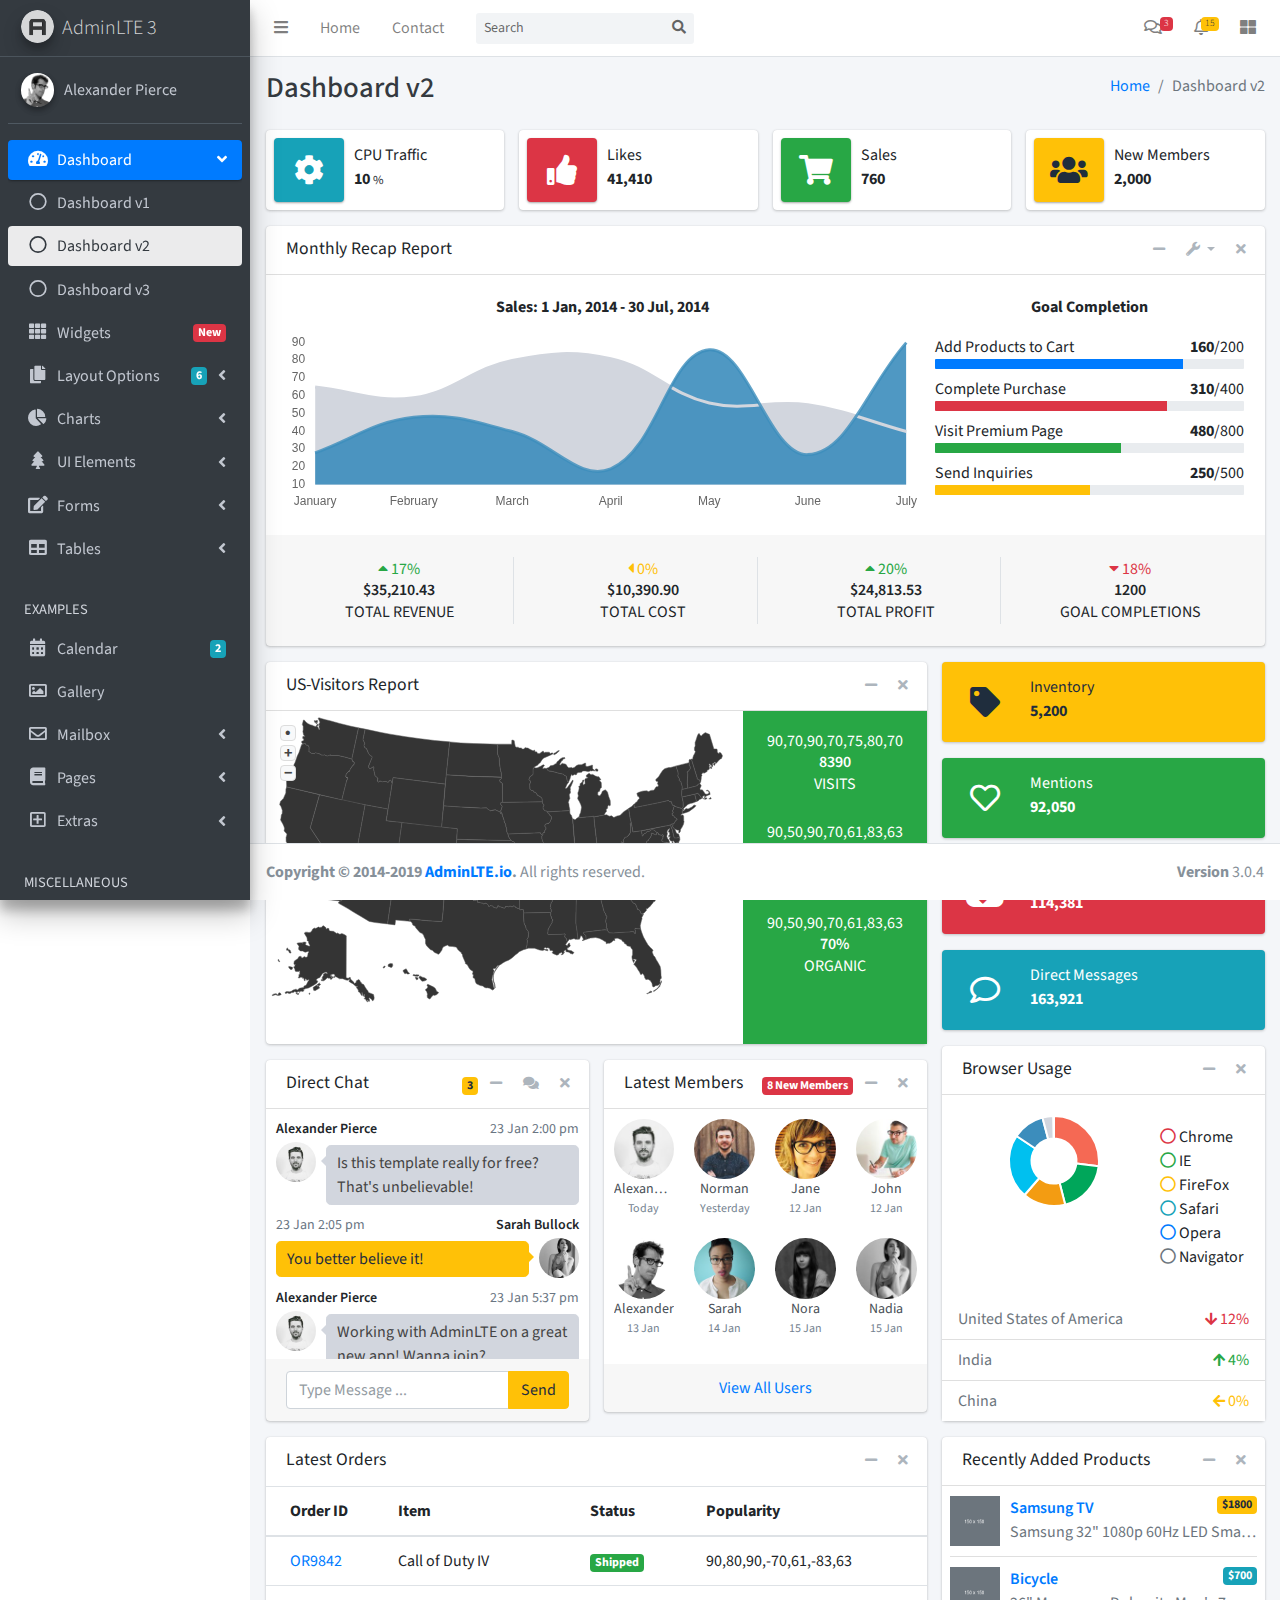
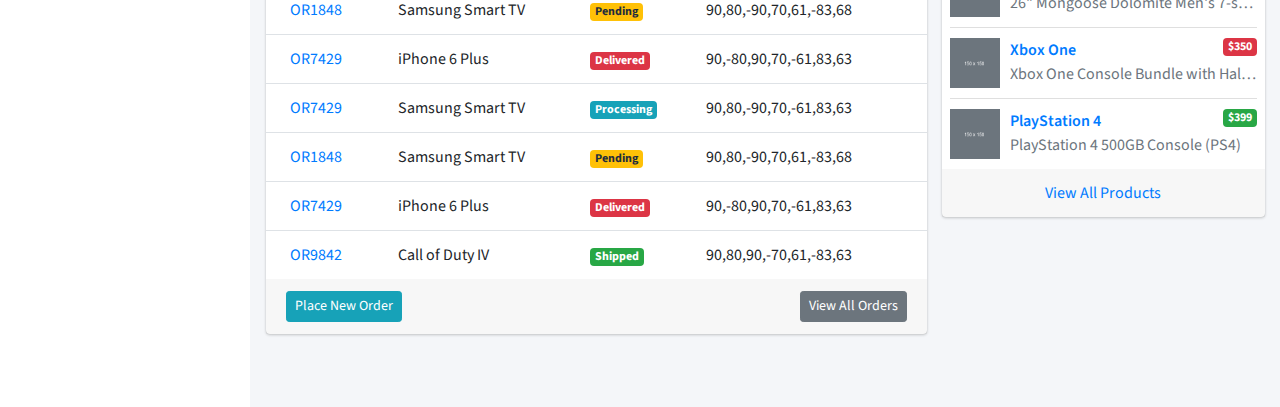
<file: E-Commerce/wwwroot/AdminLTE-3.0.4/index2.html>
<!DOCTYPE html>
<html lang="en">
<head>
  <meta charset="utf-8">
  <meta name="viewport" content="width=device-width, initial-scale=1">
  <meta http-equiv="x-ua-compatible" content="ie=edge">

  <title>AdminLTE 3 | Dashboard 2</title>

  <!-- Font Awesome Icons -->
  <link rel="stylesheet" href="plugins/fontawesome-free/css/all.min.css">
  <!-- overlayScrollbars -->
  <link rel="stylesheet" href="plugins/overlayScrollbars/css/OverlayScrollbars.min.css">
  <!-- Theme style -->
  <link rel="stylesheet" href="dist/css/adminlte.min.css">
  <!-- Google Font: Source Sans Pro -->
  <link href="https://fonts.googleapis.com/css?family=Source+Sans+Pro:300,400,400i,700" rel="stylesheet">
</head>
<body class="hold-transition sidebar-mini layout-fixed layout-navbar-fixed layout-footer-fixed">
<div class="wrapper">
  <!-- Navbar -->
  <nav class="main-header navbar navbar-expand navbar-white navbar-light">
    <!-- Left navbar links -->
    <ul class="navbar-nav">
      <li class="nav-item">
        <a class="nav-link" data-widget="pushmenu" href="#" role="button"><i class="fas fa-bars"></i></a>
      </li>
      <li class="nav-item d-none d-sm-inline-block">
        <a href="index3.html" class="nav-link">Home</a>
      </li>
      <li class="nav-item d-none d-sm-inline-block">
        <a href="#" class="nav-link">Contact</a>
      </li>
    </ul>

    <!-- SEARCH FORM -->
    <form class="form-inline ml-3">
      <div class="input-group input-group-sm">
        <input class="form-control form-control-navbar" type="search" placeholder="Search" aria-label="Search">
        <div class="input-group-append">
          <button class="btn btn-navbar" type="submit">
            <i class="fas fa-search"></i>
          </button>
        </div>
      </div>
    </form>

    <!-- Right navbar links -->
    <ul class="navbar-nav ml-auto">
      <!-- Messages Dropdown Menu -->
      <li class="nav-item dropdown">
        <a class="nav-link" data-toggle="dropdown" href="#">
          <i class="far fa-comments"></i>
          <span class="badge badge-danger navbar-badge">3</span>
        </a>
        <div class="dropdown-menu dropdown-menu-lg dropdown-menu-right">
          <a href="#" class="dropdown-item">
            <!-- Message Start -->
            <div class="media">
              <img src="dist/img/user1-128x128.jpg" alt="User Avatar" class="img-size-50 mr-3 img-circle">
              <div class="media-body">
                <h3 class="dropdown-item-title">
                  Brad Diesel
                  <span class="float-right text-sm text-danger"><i class="fas fa-star"></i></span>
                </h3>
                <p class="text-sm">Call me whenever you can...</p>
                <p class="text-sm text-muted"><i class="far fa-clock mr-1"></i> 4 Hours Ago</p>
              </div>
            </div>
            <!-- Message End -->
          </a>
          <div class="dropdown-divider"></div>
          <a href="#" class="dropdown-item">
            <!-- Message Start -->
            <div class="media">
              <img src="dist/img/user8-128x128.jpg" alt="User Avatar" class="img-size-50 img-circle mr-3">
              <div class="media-body">
                <h3 class="dropdown-item-title">
                  John Pierce
                  <span class="float-right text-sm text-muted"><i class="fas fa-star"></i></span>
                </h3>
                <p class="text-sm">I got your message bro</p>
                <p class="text-sm text-muted"><i class="far fa-clock mr-1"></i> 4 Hours Ago</p>
              </div>
            </div>
            <!-- Message End -->
          </a>
          <div class="dropdown-divider"></div>
          <a href="#" class="dropdown-item">
            <!-- Message Start -->
            <div class="media">
              <img src="dist/img/user3-128x128.jpg" alt="User Avatar" class="img-size-50 img-circle mr-3">
              <div class="media-body">
                <h3 class="dropdown-item-title">
                  Nora Silvester
                  <span class="float-right text-sm text-warning"><i class="fas fa-star"></i></span>
                </h3>
                <p class="text-sm">The subject goes here</p>
                <p class="text-sm text-muted"><i class="far fa-clock mr-1"></i> 4 Hours Ago</p>
              </div>
            </div>
            <!-- Message End -->
          </a>
          <div class="dropdown-divider"></div>
          <a href="#" class="dropdown-item dropdown-footer">See All Messages</a>
        </div>
      </li>
      <!-- Notifications Dropdown Menu -->
      <li class="nav-item dropdown">
        <a class="nav-link" data-toggle="dropdown" href="#">
          <i class="far fa-bell"></i>
          <span class="badge badge-warning navbar-badge">15</span>
        </a>
        <div class="dropdown-menu dropdown-menu-lg dropdown-menu-right">
          <span class="dropdown-item dropdown-header">15 Notifications</span>
          <div class="dropdown-divider"></div>
          <a href="#" class="dropdown-item">
            <i class="fas fa-envelope mr-2"></i> 4 new messages
            <span class="float-right text-muted text-sm">3 mins</span>
          </a>
          <div class="dropdown-divider"></div>
          <a href="#" class="dropdown-item">
            <i class="fas fa-users mr-2"></i> 8 friend requests
            <span class="float-right text-muted text-sm">12 hours</span>
          </a>
          <div class="dropdown-divider"></div>
          <a href="#" class="dropdown-item">
            <i class="fas fa-file mr-2"></i> 3 new reports
            <span class="float-right text-muted text-sm">2 days</span>
          </a>
          <div class="dropdown-divider"></div>
          <a href="#" class="dropdown-item dropdown-footer">See All Notifications</a>
        </div>
      </li>
      <li class="nav-item">
        <a class="nav-link" data-widget="control-sidebar" data-slide="true" href="#" role="button"><i
            class="fas fa-th-large"></i></a>
      </li>
    </ul>
  </nav>
  <!-- /.navbar -->

  <!-- Main Sidebar Container -->
  <aside class="main-sidebar sidebar-dark-primary elevation-4">
    <!-- Brand Logo -->
    <a href="index3.html" class="brand-link">
      <img src="dist/img/AdminLTELogo.png" alt="AdminLTE Logo" class="brand-image img-circle elevation-3"
           style="opacity: .8">
      <span class="brand-text font-weight-light">AdminLTE 3</span>
    </a>

    <!-- Sidebar -->
    <div class="sidebar">
      <!-- Sidebar user panel (optional) -->
      <div class="user-panel mt-3 pb-3 mb-3 d-flex">
        <div class="image">
          <img src="dist/img/user2-160x160.jpg" class="img-circle elevation-2" alt="User Image">
        </div>
        <div class="info">
          <a href="#" class="d-block">Alexander Pierce</a>
        </div>
      </div>

      <!-- Sidebar Menu -->
      <nav class="mt-2">
        <ul class="nav nav-pills nav-sidebar flex-column" data-widget="treeview" role="menu" data-accordion="false">
          <!-- Add icons to the links using the .nav-icon class
               with font-awesome or any other icon font library -->
          <li class="nav-item has-treeview menu-open">
            <a href="#" class="nav-link active">
              <i class="nav-icon fas fa-tachometer-alt"></i>
              <p>
                Dashboard
                <i class="right fas fa-angle-left"></i>
              </p>
            </a>
            <ul class="nav nav-treeview">
              <li class="nav-item">
                <a href="./index.html" class="nav-link">
                  <i class="far fa-circle nav-icon"></i>
                  <p>Dashboard v1</p>
                </a>
              </li>
              <li class="nav-item">
                <a href="./index2.html" class="nav-link active">
                  <i class="far fa-circle nav-icon"></i>
                  <p>Dashboard v2</p>
                </a>
              </li>
              <li class="nav-item">
                <a href="./index3.html" class="nav-link">
                  <i class="far fa-circle nav-icon"></i>
                  <p>Dashboard v3</p>
                </a>
              </li>
            </ul>
          </li>
          <li class="nav-item">
            <a href="pages/widgets.html" class="nav-link">
              <i class="nav-icon fas fa-th"></i>
              <p>
                Widgets
                <span class="right badge badge-danger">New</span>
              </p>
            </a>
          </li>
          <li class="nav-item has-treeview">
            <a href="#" class="nav-link">
              <i class="nav-icon fas fa-copy"></i>
              <p>
                Layout Options
                <i class="fas fa-angle-left right"></i>
                <span class="badge badge-info right">6</span>
              </p>
            </a>
            <ul class="nav nav-treeview">
              <li class="nav-item">
                <a href="pages/layout/top-nav.html" class="nav-link">
                  <i class="far fa-circle nav-icon"></i>
                  <p>Top Navigation</p>
                </a>
              </li>
              <li class="nav-item">
                <a href="pages/layout/top-nav-sidebar.html" class="nav-link">
                  <i class="far fa-circle nav-icon"></i>
                  <p>Top Navigation + Sidebar</p>
                </a>
              </li>
              <li class="nav-item">
                <a href="pages/layout/boxed.html" class="nav-link">
                  <i class="far fa-circle nav-icon"></i>
                  <p>Boxed</p>
                </a>
              </li>
              <li class="nav-item">
                <a href="pages/layout/fixed-sidebar.html" class="nav-link">
                  <i class="far fa-circle nav-icon"></i>
                  <p>Fixed Sidebar</p>
                </a>
              </li>
              <li class="nav-item">
                <a href="pages/layout/fixed-topnav.html" class="nav-link">
                  <i class="far fa-circle nav-icon"></i>
                  <p>Fixed Navbar</p>
                </a>
              </li>
              <li class="nav-item">
                <a href="pages/layout/fixed-footer.html" class="nav-link">
                  <i class="far fa-circle nav-icon"></i>
                  <p>Fixed Footer</p>
                </a>
              </li>
              <li class="nav-item">
                <a href="pages/layout/collapsed-sidebar.html" class="nav-link">
                  <i class="far fa-circle nav-icon"></i>
                  <p>Collapsed Sidebar</p>
                </a>
              </li>
            </ul>
          </li>
          <li class="nav-item has-treeview">
            <a href="#" class="nav-link">
              <i class="nav-icon fas fa-chart-pie"></i>
              <p>
                Charts
                <i class="right fas fa-angle-left"></i>
              </p>
            </a>
            <ul class="nav nav-treeview">
              <li class="nav-item">
                <a href="pages/charts/chartjs.html" class="nav-link">
                  <i class="far fa-circle nav-icon"></i>
                  <p>ChartJS</p>
                </a>
              </li>
              <li class="nav-item">
                <a href="pages/charts/flot.html" class="nav-link">
                  <i class="far fa-circle nav-icon"></i>
                  <p>Flot</p>
                </a>
              </li>
              <li class="nav-item">
                <a href="pages/charts/inline.html" class="nav-link">
                  <i class="far fa-circle nav-icon"></i>
                  <p>Inline</p>
                </a>
              </li>
            </ul>
          </li>
          <li class="nav-item has-treeview">
            <a href="#" class="nav-link">
              <i class="nav-icon fas fa-tree"></i>
              <p>
                UI Elements
                <i class="fas fa-angle-left right"></i>
              </p>
            </a>
            <ul class="nav nav-treeview">
              <li class="nav-item">
                <a href="pages/UI/general.html" class="nav-link">
                  <i class="far fa-circle nav-icon"></i>
                  <p>General</p>
                </a>
              </li>
              <li class="nav-item">
                <a href="pages/UI/icons.html" class="nav-link">
                  <i class="far fa-circle nav-icon"></i>
                  <p>Icons</p>
                </a>
              </li>
              <li class="nav-item">
                <a href="pages/UI/buttons.html" class="nav-link">
                  <i class="far fa-circle nav-icon"></i>
                  <p>Buttons</p>
                </a>
              </li>
              <li class="nav-item">
                <a href="pages/UI/sliders.html" class="nav-link">
                  <i class="far fa-circle nav-icon"></i>
                  <p>Sliders</p>
                </a>
              </li>
              <li class="nav-item">
                <a href="pages/UI/modals.html" class="nav-link">
                  <i class="far fa-circle nav-icon"></i>
                  <p>Modals & Alerts</p>
                </a>
              </li>
              <li class="nav-item">
                <a href="pages/UI/navbar.html" class="nav-link">
                  <i class="far fa-circle nav-icon"></i>
                  <p>Navbar & Tabs</p>
                </a>
              </li>
              <li class="nav-item">
                <a href="pages/UI/timeline.html" class="nav-link">
                  <i class="far fa-circle nav-icon"></i>
                  <p>Timeline</p>
                </a>
              </li>
              <li class="nav-item">
                <a href="pages/UI/ribbons.html" class="nav-link">
                  <i class="far fa-circle nav-icon"></i>
                  <p>Ribbons</p>
                </a>
              </li>
            </ul>
          </li>
          <li class="nav-item has-treeview">
            <a href="#" class="nav-link">
              <i class="nav-icon fas fa-edit"></i>
              <p>
                Forms
                <i class="fas fa-angle-left right"></i>
              </p>
            </a>
            <ul class="nav nav-treeview">
              <li class="nav-item">
                <a href="pages/forms/general.html" class="nav-link">
                  <i class="far fa-circle nav-icon"></i>
                  <p>General Elements</p>
                </a>
              </li>
              <li class="nav-item">
                <a href="pages/forms/advanced.html" class="nav-link">
                  <i class="far fa-circle nav-icon"></i>
                  <p>Advanced Elements</p>
                </a>
              </li>
              <li class="nav-item">
                <a href="pages/forms/editors.html" class="nav-link">
                  <i class="far fa-circle nav-icon"></i>
                  <p>Editors</p>
                </a>
              </li>
              <li class="nav-item">
                <a href="pages/forms/validation.html" class="nav-link">
                  <i class="far fa-circle nav-icon"></i>
                  <p>Validation</p>
                </a>
              </li>
            </ul>
          </li>
          <li class="nav-item has-treeview">
            <a href="#" class="nav-link">
              <i class="nav-icon fas fa-table"></i>
              <p>
                Tables
                <i class="fas fa-angle-left right"></i>
              </p>
            </a>
            <ul class="nav nav-treeview">
              <li class="nav-item">
                <a href="pages/tables/simple.html" class="nav-link">
                  <i class="far fa-circle nav-icon"></i>
                  <p>Simple Tables</p>
                </a>
              </li>
              <li class="nav-item">
                <a href="pages/tables/data.html" class="nav-link">
                  <i class="far fa-circle nav-icon"></i>
                  <p>DataTables</p>
                </a>
              </li>
              <li class="nav-item">
                <a href="pages/tables/jsgrid.html" class="nav-link">
                  <i class="far fa-circle nav-icon"></i>
                  <p>jsGrid</p>
                </a>
              </li>
            </ul>
          </li>
          <li class="nav-header">EXAMPLES</li>
          <li class="nav-item">
            <a href="pages/calendar.html" class="nav-link">
              <i class="nav-icon fas fa-calendar-alt"></i>
              <p>
                Calendar
                <span class="badge badge-info right">2</span>
              </p>
            </a>
          </li>
          <li class="nav-item">
            <a href="pages/gallery.html" class="nav-link">
              <i class="nav-icon far fa-image"></i>
              <p>
                Gallery
              </p>
            </a>
          </li>
          <li class="nav-item has-treeview">
            <a href="#" class="nav-link">
              <i class="nav-icon far fa-envelope"></i>
              <p>
                Mailbox
                <i class="fas fa-angle-left right"></i>
              </p>
            </a>
            <ul class="nav nav-treeview">
              <li class="nav-item">
                <a href="pages/mailbox/mailbox.html" class="nav-link">
                  <i class="far fa-circle nav-icon"></i>
                  <p>Inbox</p>
                </a>
              </li>
              <li class="nav-item">
                <a href="pages/mailbox/compose.html" class="nav-link">
                  <i class="far fa-circle nav-icon"></i>
                  <p>Compose</p>
                </a>
              </li>
              <li class="nav-item">
                <a href="pages/mailbox/read-mail.html" class="nav-link">
                  <i class="far fa-circle nav-icon"></i>
                  <p>Read</p>
                </a>
              </li>
            </ul>
          </li>
          <li class="nav-item has-treeview">
            <a href="#" class="nav-link">
              <i class="nav-icon fas fa-book"></i>
              <p>
                Pages
                <i class="fas fa-angle-left right"></i>
              </p>
            </a>
            <ul class="nav nav-treeview">
              <li class="nav-item">
                <a href="pages/examples/invoice.html" class="nav-link">
                  <i class="far fa-circle nav-icon"></i>
                  <p>Invoice</p>
                </a>
              </li>
              <li class="nav-item">
                <a href="pages/examples/profile.html" class="nav-link">
                  <i class="far fa-circle nav-icon"></i>
                  <p>Profile</p>
                </a>
              </li>
              <li class="nav-item">
                <a href="pages/examples/e-commerce.html" class="nav-link">
                  <i class="far fa-circle nav-icon"></i>
                  <p>E-commerce</p>
                </a>
              </li>
              <li class="nav-item">
                <a href="pages/examples/projects.html" class="nav-link">
                  <i class="far fa-circle nav-icon"></i>
                  <p>Projects</p>
                </a>
              </li>
              <li class="nav-item">
                <a href="pages/examples/project-add.html" class="nav-link">
                  <i class="far fa-circle nav-icon"></i>
                  <p>Project Add</p>
                </a>
              </li>
              <li class="nav-item">
                <a href="pages/examples/project-edit.html" class="nav-link">
                  <i class="far fa-circle nav-icon"></i>
                  <p>Project Edit</p>
                </a>
              </li>
              <li class="nav-item">
                <a href="pages/examples/project-detail.html" class="nav-link">
                  <i class="far fa-circle nav-icon"></i>
                  <p>Project Detail</p>
                </a>
              </li>
              <li class="nav-item">
                <a href="pages/examples/contacts.html" class="nav-link">
                  <i class="far fa-circle nav-icon"></i>
                  <p>Contacts</p>
                </a>
              </li>
            </ul>
          </li>
          <li class="nav-item has-treeview">
            <a href="#" class="nav-link">
              <i class="nav-icon far fa-plus-square"></i>
              <p>
                Extras
                <i class="fas fa-angle-left right"></i>
              </p>
            </a>
            <ul class="nav nav-treeview">
              <li class="nav-item">
                <a href="pages/examples/login.html" class="nav-link">
                  <i class="far fa-circle nav-icon"></i>
                  <p>Login</p>
                </a>
              </li>
              <li class="nav-item">
                <a href="pages/examples/register.html" class="nav-link">
                  <i class="far fa-circle nav-icon"></i>
                  <p>Register</p>
                </a>
              </li>
              <li class="nav-item">
                <a href="pages/examples/forgot-password.html" class="nav-link">
                  <i class="far fa-circle nav-icon"></i>
                  <p>Forgot Password</p>
                </a>
              </li>
              <li class="nav-item">
                <a href="pages/examples/recover-password.html" class="nav-link">
                  <i class="far fa-circle nav-icon"></i>
                  <p>Recover Password</p>
                </a>
              </li>
              <li class="nav-item">
                <a href="pages/examples/lockscreen.html" class="nav-link">
                  <i class="far fa-circle nav-icon"></i>
                  <p>Lockscreen</p>
                </a>
              </li>
              <li class="nav-item">
                <a href="pages/examples/legacy-user-menu.html" class="nav-link">
                  <i class="far fa-circle nav-icon"></i>
                  <p>Legacy User Menu</p>
                </a>
              </li>
              <li class="nav-item">
                <a href="pages/examples/language-menu.html" class="nav-link">
                  <i class="far fa-circle nav-icon"></i>
                  <p>Language Menu</p>
                </a>
              </li>
              <li class="nav-item">
                <a href="pages/examples/404.html" class="nav-link">
                  <i class="far fa-circle nav-icon"></i>
                  <p>Error 404</p>
                </a>
              </li>
              <li class="nav-item">
                <a href="pages/examples/500.html" class="nav-link">
                  <i class="far fa-circle nav-icon"></i>
                  <p>Error 500</p>
                </a>
              </li>
              <li class="nav-item">
                <a href="pages/examples/pace.html" class="nav-link">
                  <i class="far fa-circle nav-icon"></i>
                  <p>Pace</p>
                </a>
              </li>
              <li class="nav-item">
                <a href="pages/examples/blank.html" class="nav-link">
                  <i class="far fa-circle nav-icon"></i>
                  <p>Blank Page</p>
                </a>
              </li>
              <li class="nav-item">
                <a href="starter.html" class="nav-link">
                  <i class="far fa-circle nav-icon"></i>
                  <p>Starter Page</p>
                </a>
              </li>
            </ul>
          </li>
          <li class="nav-header">MISCELLANEOUS</li>
          <li class="nav-item">
            <a href="https://adminlte.io/docs/3.0" class="nav-link">
              <i class="nav-icon fas fa-file"></i>
              <p>Documentation</p>
            </a>
          </li>
          <li class="nav-header">MULTI LEVEL EXAMPLE</li>
          <li class="nav-item">
            <a href="#" class="nav-link">
              <i class="fas fa-circle nav-icon"></i>
              <p>Level 1</p>
            </a>
          </li>
          <li class="nav-item has-treeview">
            <a href="#" class="nav-link">
              <i class="nav-icon fas fa-circle"></i>
              <p>
                Level 1
                <i class="right fas fa-angle-left"></i>
              </p>
            </a>
            <ul class="nav nav-treeview">
              <li class="nav-item">
                <a href="#" class="nav-link">
                  <i class="far fa-circle nav-icon"></i>
                  <p>Level 2</p>
                </a>
              </li>
              <li class="nav-item has-treeview">
                <a href="#" class="nav-link">
                  <i class="far fa-circle nav-icon"></i>
                  <p>
                    Level 2
                    <i class="right fas fa-angle-left"></i>
                  </p>
                </a>
                <ul class="nav nav-treeview">
                  <li class="nav-item">
                    <a href="#" class="nav-link">
                      <i class="far fa-dot-circle nav-icon"></i>
                      <p>Level 3</p>
                    </a>
                  </li>
                  <li class="nav-item">
                    <a href="#" class="nav-link">
                      <i class="far fa-dot-circle nav-icon"></i>
                      <p>Level 3</p>
                    </a>
                  </li>
                  <li class="nav-item">
                    <a href="#" class="nav-link">
                      <i class="far fa-dot-circle nav-icon"></i>
                      <p>Level 3</p>
                    </a>
                  </li>
                </ul>
              </li>
              <li class="nav-item">
                <a href="#" class="nav-link">
                  <i class="far fa-circle nav-icon"></i>
                  <p>Level 2</p>
                </a>
              </li>
            </ul>
          </li>
          <li class="nav-item">
            <a href="#" class="nav-link">
              <i class="fas fa-circle nav-icon"></i>
              <p>Level 1</p>
            </a>
          </li>
          <li class="nav-header">LABELS</li>
          <li class="nav-item">
            <a href="#" class="nav-link">
              <i class="nav-icon far fa-circle text-danger"></i>
              <p class="text">Important</p>
            </a>
          </li>
          <li class="nav-item">
            <a href="#" class="nav-link">
              <i class="nav-icon far fa-circle text-warning"></i>
              <p>Warning</p>
            </a>
          </li>
          <li class="nav-item">
            <a href="#" class="nav-link">
              <i class="nav-icon far fa-circle text-info"></i>
              <p>Informational</p>
            </a>
          </li>
        </ul>
      </nav>
      <!-- /.sidebar-menu -->
    </div>
    <!-- /.sidebar -->
  </aside>

  <!-- Content Wrapper. Contains page content -->
  <div class="content-wrapper">
    <!-- Content Header (Page header) -->
    <div class="content-header">
      <div class="container-fluid">
        <div class="row mb-2">
          <div class="col-sm-6">
            <h1 class="m-0 text-dark">Dashboard v2</h1>
          </div><!-- /.col -->
          <div class="col-sm-6">
            <ol class="breadcrumb float-sm-right">
              <li class="breadcrumb-item"><a href="#">Home</a></li>
              <li class="breadcrumb-item active">Dashboard v2</li>
            </ol>
          </div><!-- /.col -->
        </div><!-- /.row -->
      </div><!-- /.container-fluid -->
    </div>
    <!-- /.content-header -->

    <!-- Main content -->
    <section class="content">
      <div class="container-fluid">
        <!-- Info boxes -->
        <div class="row">
          <div class="col-12 col-sm-6 col-md-3">
            <div class="info-box">
              <span class="info-box-icon bg-info elevation-1"><i class="fas fa-cog"></i></span>

              <div class="info-box-content">
                <span class="info-box-text">CPU Traffic</span>
                <span class="info-box-number">
                  10
                  <small>%</small>
                </span>
              </div>
              <!-- /.info-box-content -->
            </div>
            <!-- /.info-box -->
          </div>
          <!-- /.col -->
          <div class="col-12 col-sm-6 col-md-3">
            <div class="info-box mb-3">
              <span class="info-box-icon bg-danger elevation-1"><i class="fas fa-thumbs-up"></i></span>

              <div class="info-box-content">
                <span class="info-box-text">Likes</span>
                <span class="info-box-number">41,410</span>
              </div>
              <!-- /.info-box-content -->
            </div>
            <!-- /.info-box -->
          </div>
          <!-- /.col -->

          <!-- fix for small devices only -->
          <div class="clearfix hidden-md-up"></div>

          <div class="col-12 col-sm-6 col-md-3">
            <div class="info-box mb-3">
              <span class="info-box-icon bg-success elevation-1"><i class="fas fa-shopping-cart"></i></span>

              <div class="info-box-content">
                <span class="info-box-text">Sales</span>
                <span class="info-box-number">760</span>
              </div>
              <!-- /.info-box-content -->
            </div>
            <!-- /.info-box -->
          </div>
          <!-- /.col -->
          <div class="col-12 col-sm-6 col-md-3">
            <div class="info-box mb-3">
              <span class="info-box-icon bg-warning elevation-1"><i class="fas fa-users"></i></span>

              <div class="info-box-content">
                <span class="info-box-text">New Members</span>
                <span class="info-box-number">2,000</span>
              </div>
              <!-- /.info-box-content -->
            </div>
            <!-- /.info-box -->
          </div>
          <!-- /.col -->
        </div>
        <!-- /.row -->

        <div class="row">
          <div class="col-md-12">
            <div class="card">
              <div class="card-header">
                <h5 class="card-title">Monthly Recap Report</h5>

                <div class="card-tools">
                  <button type="button" class="btn btn-tool" data-card-widget="collapse">
                    <i class="fas fa-minus"></i>
                  </button>
                  <div class="btn-group">
                    <button type="button" class="btn btn-tool dropdown-toggle" data-toggle="dropdown">
                      <i class="fas fa-wrench"></i>
                    </button>
                    <div class="dropdown-menu dropdown-menu-right" role="menu">
                      <a href="#" class="dropdown-item">Action</a>
                      <a href="#" class="dropdown-item">Another action</a>
                      <a href="#" class="dropdown-item">Something else here</a>
                      <a class="dropdown-divider"></a>
                      <a href="#" class="dropdown-item">Separated link</a>
                    </div>
                  </div>
                  <button type="button" class="btn btn-tool" data-card-widget="remove">
                    <i class="fas fa-times"></i>
                  </button>
                </div>
              </div>
              <!-- /.card-header -->
              <div class="card-body">
                <div class="row">
                  <div class="col-md-8">
                    <p class="text-center">
                      <strong>Sales: 1 Jan, 2014 - 30 Jul, 2014</strong>
                    </p>

                    <div class="chart">
                      <!-- Sales Chart Canvas -->
                      <canvas id="salesChart" height="180" style="height: 180px;"></canvas>
                    </div>
                    <!-- /.chart-responsive -->
                  </div>
                  <!-- /.col -->
                  <div class="col-md-4">
                    <p class="text-center">
                      <strong>Goal Completion</strong>
                    </p>

                    <div class="progress-group">
                      Add Products to Cart
                      <span class="float-right"><b>160</b>/200</span>
                      <div class="progress progress-sm">
                        <div class="progress-bar bg-primary" style="width: 80%"></div>
                      </div>
                    </div>
                    <!-- /.progress-group -->

                    <div class="progress-group">
                      Complete Purchase
                      <span class="float-right"><b>310</b>/400</span>
                      <div class="progress progress-sm">
                        <div class="progress-bar bg-danger" style="width: 75%"></div>
                      </div>
                    </div>

                    <!-- /.progress-group -->
                    <div class="progress-group">
                      <span class="progress-text">Visit Premium Page</span>
                      <span class="float-right"><b>480</b>/800</span>
                      <div class="progress progress-sm">
                        <div class="progress-bar bg-success" style="width: 60%"></div>
                      </div>
                    </div>

                    <!-- /.progress-group -->
                    <div class="progress-group">
                      Send Inquiries
                      <span class="float-right"><b>250</b>/500</span>
                      <div class="progress progress-sm">
                        <div class="progress-bar bg-warning" style="width: 50%"></div>
                      </div>
                    </div>
                    <!-- /.progress-group -->
                  </div>
                  <!-- /.col -->
                </div>
                <!-- /.row -->
              </div>
              <!-- ./card-body -->
              <div class="card-footer">
                <div class="row">
                  <div class="col-sm-3 col-6">
                    <div class="description-block border-right">
                      <span class="description-percentage text-success"><i class="fas fa-caret-up"></i> 17%</span>
                      <h5 class="description-header">$35,210.43</h5>
                      <span class="description-text">TOTAL REVENUE</span>
                    </div>
                    <!-- /.description-block -->
                  </div>
                  <!-- /.col -->
                  <div class="col-sm-3 col-6">
                    <div class="description-block border-right">
                      <span class="description-percentage text-warning"><i class="fas fa-caret-left"></i> 0%</span>
                      <h5 class="description-header">$10,390.90</h5>
                      <span class="description-text">TOTAL COST</span>
                    </div>
                    <!-- /.description-block -->
                  </div>
                  <!-- /.col -->
                  <div class="col-sm-3 col-6">
                    <div class="description-block border-right">
                      <span class="description-percentage text-success"><i class="fas fa-caret-up"></i> 20%</span>
                      <h5 class="description-header">$24,813.53</h5>
                      <span class="description-text">TOTAL PROFIT</span>
                    </div>
                    <!-- /.description-block -->
                  </div>
                  <!-- /.col -->
                  <div class="col-sm-3 col-6">
                    <div class="description-block">
                      <span class="description-percentage text-danger"><i class="fas fa-caret-down"></i> 18%</span>
                      <h5 class="description-header">1200</h5>
                      <span class="description-text">GOAL COMPLETIONS</span>
                    </div>
                    <!-- /.description-block -->
                  </div>
                </div>
                <!-- /.row -->
              </div>
              <!-- /.card-footer -->
            </div>
            <!-- /.card -->
          </div>
          <!-- /.col -->
        </div>
        <!-- /.row -->

        <!-- Main row -->
        <div class="row">
          <!-- Left col -->
          <div class="col-md-8">
            <!-- MAP & BOX PANE -->
            <div class="card">
              <div class="card-header">
                <h3 class="card-title">US-Visitors Report</h3>

                <div class="card-tools">
                  <button type="button" class="btn btn-tool" data-card-widget="collapse">
                    <i class="fas fa-minus"></i>
                  </button>
                  <button type="button" class="btn btn-tool" data-card-widget="remove">
                    <i class="fas fa-times"></i>
                  </button>
                </div>
              </div>
              <!-- /.card-header -->
              <div class="card-body p-0">
                <div class="d-md-flex">
                  <div class="p-1 flex-fill" style="overflow: hidden">
                    <!-- Map will be created here -->
                    <div id="world-map-markers" style="height: 325px; overflow: hidden">
                      <div class="map"></div>
                    </div>
                  </div>
                  <div class="card-pane-right bg-success pt-2 pb-2 pl-4 pr-4">
                    <div class="description-block mb-4">
                      <div class="sparkbar pad" data-color="#fff">90,70,90,70,75,80,70</div>
                      <h5 class="description-header">8390</h5>
                      <span class="description-text">Visits</span>
                    </div>
                    <!-- /.description-block -->
                    <div class="description-block mb-4">
                      <div class="sparkbar pad" data-color="#fff">90,50,90,70,61,83,63</div>
                      <h5 class="description-header">30%</h5>
                      <span class="description-text">Referrals</span>
                    </div>
                    <!-- /.description-block -->
                    <div class="description-block">
                      <div class="sparkbar pad" data-color="#fff">90,50,90,70,61,83,63</div>
                      <h5 class="description-header">70%</h5>
                      <span class="description-text">Organic</span>
                    </div>
                    <!-- /.description-block -->
                  </div><!-- /.card-pane-right -->
                </div><!-- /.d-md-flex -->
              </div>
              <!-- /.card-body -->
            </div>
            <!-- /.card -->
            <div class="row">
              <div class="col-md-6">
                <!-- DIRECT CHAT -->
                <div class="card direct-chat direct-chat-warning">
                  <div class="card-header">
                    <h3 class="card-title">Direct Chat</h3>

                    <div class="card-tools">
                      <span data-toggle="tooltip" title="3 New Messages" class="badge badge-warning">3</span>
                      <button type="button" class="btn btn-tool" data-card-widget="collapse"><i class="fas fa-minus"></i>
                      </button>
                      <button type="button" class="btn btn-tool" data-toggle="tooltip" title="Contacts"
                              data-widget="chat-pane-toggle">
                        <i class="fas fa-comments"></i></button>
                      <button type="button" class="btn btn-tool" data-card-widget="remove"><i class="fas fa-times"></i>
                      </button>
                    </div>
                  </div>
                  <!-- /.card-header -->
                  <div class="card-body">
                    <!-- Conversations are loaded here -->
                    <div class="direct-chat-messages">
                      <!-- Message. Default to the left -->
                      <div class="direct-chat-msg">
                        <div class="direct-chat-infos clearfix">
                          <span class="direct-chat-name float-left">Alexander Pierce</span>
                          <span class="direct-chat-timestamp float-right">23 Jan 2:00 pm</span>
                        </div>
                        <!-- /.direct-chat-infos -->
                        <img class="direct-chat-img" src="dist/img/user1-128x128.jpg" alt="message user image">
                        <!-- /.direct-chat-img -->
                        <div class="direct-chat-text">
                          Is this template really for free? That's unbelievable!
                        </div>
                        <!-- /.direct-chat-text -->
                      </div>
                      <!-- /.direct-chat-msg -->

                      <!-- Message to the right -->
                      <div class="direct-chat-msg right">
                        <div class="direct-chat-infos clearfix">
                          <span class="direct-chat-name float-right">Sarah Bullock</span>
                          <span class="direct-chat-timestamp float-left">23 Jan 2:05 pm</span>
                        </div>
                        <!-- /.direct-chat-infos -->
                        <img class="direct-chat-img" src="dist/img/user3-128x128.jpg" alt="message user image">
                        <!-- /.direct-chat-img -->
                        <div class="direct-chat-text">
                          You better believe it!
                        </div>
                        <!-- /.direct-chat-text -->
                      </div>
                      <!-- /.direct-chat-msg -->

                      <!-- Message. Default to the left -->
                      <div class="direct-chat-msg">
                        <div class="direct-chat-infos clearfix">
                          <span class="direct-chat-name float-left">Alexander Pierce</span>
                          <span class="direct-chat-timestamp float-right">23 Jan 5:37 pm</span>
                        </div>
                        <!-- /.direct-chat-infos -->
                        <img class="direct-chat-img" src="dist/img/user1-128x128.jpg" alt="message user image">
                        <!-- /.direct-chat-img -->
                        <div class="direct-chat-text">
                          Working with AdminLTE on a great new app! Wanna join?
                        </div>
                        <!-- /.direct-chat-text -->
                      </div>
                      <!-- /.direct-chat-msg -->

                      <!-- Message to the right -->
                      <div class="direct-chat-msg right">
                        <div class="direct-chat-infos clearfix">
                          <span class="direct-chat-name float-right">Sarah Bullock</span>
                          <span class="direct-chat-timestamp float-left">23 Jan 6:10 pm</span>
                        </div>
                        <!-- /.direct-chat-infos -->
                        <img class="direct-chat-img" src="dist/img/user3-128x128.jpg" alt="message user image">
                        <!-- /.direct-chat-img -->
                        <div class="direct-chat-text">
                          I would love to.
                        </div>
                        <!-- /.direct-chat-text -->
                      </div>
                      <!-- /.direct-chat-msg -->

                    </div>
                    <!--/.direct-chat-messages-->

                    <!-- Contacts are loaded here -->
                    <div class="direct-chat-contacts">
                      <ul class="contacts-list">
                        <li>
                          <a href="#">
                            <img class="contacts-list-img" src="dist/img/user1-128x128.jpg">

                            <div class="contacts-list-info">
                              <span class="contacts-list-name">
                                Count Dracula
                                <small class="contacts-list-date float-right">2/28/2015</small>
                              </span>
                              <span class="contacts-list-msg">How have you been? I was...</span>
                            </div>
                            <!-- /.contacts-list-info -->
                          </a>
                        </li>
                        <!-- End Contact Item -->
                        <li>
                          <a href="#">
                            <img class="contacts-list-img" src="dist/img/user7-128x128.jpg">

                            <div class="contacts-list-info">
                              <span class="contacts-list-name">
                                Sarah Doe
                                <small class="contacts-list-date float-right">2/23/2015</small>
                              </span>
                              <span class="contacts-list-msg">I will be waiting for...</span>
                            </div>
                            <!-- /.contacts-list-info -->
                          </a>
                        </li>
                        <!-- End Contact Item -->
                        <li>
                          <a href="#">
                            <img class="contacts-list-img" src="dist/img/user3-128x128.jpg">

                            <div class="contacts-list-info">
                              <span class="contacts-list-name">
                                Nadia Jolie
                                <small class="contacts-list-date float-right">2/20/2015</small>
                              </span>
                              <span class="contacts-list-msg">I'll call you back at...</span>
                            </div>
                            <!-- /.contacts-list-info -->
                          </a>
                        </li>
                        <!-- End Contact Item -->
                        <li>
                          <a href="#">
                            <img class="contacts-list-img" src="dist/img/user5-128x128.jpg">

                            <div class="contacts-list-info">
                              <span class="contacts-list-name">
                                Nora S. Vans
                                <small class="contacts-list-date float-right">2/10/2015</small>
                              </span>
                              <span class="contacts-list-msg">Where is your new...</span>
                            </div>
                            <!-- /.contacts-list-info -->
                          </a>
                        </li>
                        <!-- End Contact Item -->
                        <li>
                          <a href="#">
                            <img class="contacts-list-img" src="dist/img/user6-128x128.jpg">

                            <div class="contacts-list-info">
                              <span class="contacts-list-name">
                                John K.
                                <small class="contacts-list-date float-right">1/27/2015</small>
                              </span>
                              <span class="contacts-list-msg">Can I take a look at...</span>
                            </div>
                            <!-- /.contacts-list-info -->
                          </a>
                        </li>
                        <!-- End Contact Item -->
                        <li>
                          <a href="#">
                            <img class="contacts-list-img" src="dist/img/user8-128x128.jpg">

                            <div class="contacts-list-info">
                              <span class="contacts-list-name">
                                Kenneth M.
                                <small class="contacts-list-date float-right">1/4/2015</small>
                              </span>
                              <span class="contacts-list-msg">Never mind I found...</span>
                            </div>
                            <!-- /.contacts-list-info -->
                          </a>
                        </li>
                        <!-- End Contact Item -->
                      </ul>
                      <!-- /.contacts-list -->
                    </div>
                    <!-- /.direct-chat-pane -->
                  </div>
                  <!-- /.card-body -->
                  <div class="card-footer">
                    <form action="#" method="post">
                      <div class="input-group">
                        <input type="text" name="message" placeholder="Type Message ..." class="form-control">
                        <span class="input-group-append">
                          <button type="button" class="btn btn-warning">Send</button>
                        </span>
                      </div>
                    </form>
                  </div>
                  <!-- /.card-footer-->
                </div>
                <!--/.direct-chat -->
              </div>
              <!-- /.col -->

              <div class="col-md-6">
                <!-- USERS LIST -->
                <div class="card">
                  <div class="card-header">
                    <h3 class="card-title">Latest Members</h3>

                    <div class="card-tools">
                      <span class="badge badge-danger">8 New Members</span>
                      <button type="button" class="btn btn-tool" data-card-widget="collapse"><i class="fas fa-minus"></i>
                      </button>
                      <button type="button" class="btn btn-tool" data-card-widget="remove"><i class="fas fa-times"></i>
                      </button>
                    </div>
                  </div>
                  <!-- /.card-header -->
                  <div class="card-body p-0">
                    <ul class="users-list clearfix">
                      <li>
                        <img src="dist/img/user1-128x128.jpg" alt="User Image">
                        <a class="users-list-name" href="#">Alexander Pierce</a>
                        <span class="users-list-date">Today</span>
                      </li>
                      <li>
                        <img src="dist/img/user8-128x128.jpg" alt="User Image">
                        <a class="users-list-name" href="#">Norman</a>
                        <span class="users-list-date">Yesterday</span>
                      </li>
                      <li>
                        <img src="dist/img/user7-128x128.jpg" alt="User Image">
                        <a class="users-list-name" href="#">Jane</a>
                        <span class="users-list-date">12 Jan</span>
                      </li>
                      <li>
                        <img src="dist/img/user6-128x128.jpg" alt="User Image">
                        <a class="users-list-name" href="#">John</a>
                        <span class="users-list-date">12 Jan</span>
                      </li>
                      <li>
                        <img src="dist/img/user2-160x160.jpg" alt="User Image">
                        <a class="users-list-name" href="#">Alexander</a>
                        <span class="users-list-date">13 Jan</span>
                      </li>
                      <li>
                        <img src="dist/img/user5-128x128.jpg" alt="User Image">
                        <a class="users-list-name" href="#">Sarah</a>
                        <span class="users-list-date">14 Jan</span>
                      </li>
                      <li>
                        <img src="dist/img/user4-128x128.jpg" alt="User Image">
                        <a class="users-list-name" href="#">Nora</a>
                        <span class="users-list-date">15 Jan</span>
                      </li>
                      <li>
                        <img src="dist/img/user3-128x128.jpg" alt="User Image">
                        <a class="users-list-name" href="#">Nadia</a>
                        <span class="users-list-date">15 Jan</span>
                      </li>
                    </ul>
                    <!-- /.users-list -->
                  </div>
                  <!-- /.card-body -->
                  <div class="card-footer text-center">
                    <a href="javascript::">View All Users</a>
                  </div>
                  <!-- /.card-footer -->
                </div>
                <!--/.card -->
              </div>
              <!-- /.col -->
            </div>
            <!-- /.row -->

            <!-- TABLE: LATEST ORDERS -->
            <div class="card">
              <div class="card-header border-transparent">
                <h3 class="card-title">Latest Orders</h3>

                <div class="card-tools">
                  <button type="button" class="btn btn-tool" data-card-widget="collapse">
                    <i class="fas fa-minus"></i>
                  </button>
                  <button type="button" class="btn btn-tool" data-card-widget="remove">
                    <i class="fas fa-times"></i>
                  </button>
                </div>
              </div>
              <!-- /.card-header -->
              <div class="card-body p-0">
                <div class="table-responsive">
                  <table class="table m-0">
                    <thead>
                    <tr>
                      <th>Order ID</th>
                      <th>Item</th>
                      <th>Status</th>
                      <th>Popularity</th>
                    </tr>
                    </thead>
                    <tbody>
                    <tr>
                      <td><a href="pages/examples/invoice.html">OR9842</a></td>
                      <td>Call of Duty IV</td>
                      <td><span class="badge badge-success">Shipped</span></td>
                      <td>
                        <div class="sparkbar" data-color="#00a65a" data-height="20">90,80,90,-70,61,-83,63</div>
                      </td>
                    </tr>
                    <tr>
                      <td><a href="pages/examples/invoice.html">OR1848</a></td>
                      <td>Samsung Smart TV</td>
                      <td><span class="badge badge-warning">Pending</span></td>
                      <td>
                        <div class="sparkbar" data-color="#f39c12" data-height="20">90,80,-90,70,61,-83,68</div>
                      </td>
                    </tr>
                    <tr>
                      <td><a href="pages/examples/invoice.html">OR7429</a></td>
                      <td>iPhone 6 Plus</td>
                      <td><span class="badge badge-danger">Delivered</span></td>
                      <td>
                        <div class="sparkbar" data-color="#f56954" data-height="20">90,-80,90,70,-61,83,63</div>
                      </td>
                    </tr>
                    <tr>
                      <td><a href="pages/examples/invoice.html">OR7429</a></td>
                      <td>Samsung Smart TV</td>
                      <td><span class="badge badge-info">Processing</span></td>
                      <td>
                        <div class="sparkbar" data-color="#00c0ef" data-height="20">90,80,-90,70,-61,83,63</div>
                      </td>
                    </tr>
                    <tr>
                      <td><a href="pages/examples/invoice.html">OR1848</a></td>
                      <td>Samsung Smart TV</td>
                      <td><span class="badge badge-warning">Pending</span></td>
                      <td>
                        <div class="sparkbar" data-color="#f39c12" data-height="20">90,80,-90,70,61,-83,68</div>
                      </td>
                    </tr>
                    <tr>
                      <td><a href="pages/examples/invoice.html">OR7429</a></td>
                      <td>iPhone 6 Plus</td>
                      <td><span class="badge badge-danger">Delivered</span></td>
                      <td>
                        <div class="sparkbar" data-color="#f56954" data-height="20">90,-80,90,70,-61,83,63</div>
                      </td>
                    </tr>
                    <tr>
                      <td><a href="pages/examples/invoice.html">OR9842</a></td>
                      <td>Call of Duty IV</td>
                      <td><span class="badge badge-success">Shipped</span></td>
                      <td>
                        <div class="sparkbar" data-color="#00a65a" data-height="20">90,80,90,-70,61,-83,63</div>
                      </td>
                    </tr>
                    </tbody>
                  </table>
                </div>
                <!-- /.table-responsive -->
              </div>
              <!-- /.card-body -->
              <div class="card-footer clearfix">
                <a href="javascript:void(0)" class="btn btn-sm btn-info float-left">Place New Order</a>
                <a href="javascript:void(0)" class="btn btn-sm btn-secondary float-right">View All Orders</a>
              </div>
              <!-- /.card-footer -->
            </div>
            <!-- /.card -->
          </div>
          <!-- /.col -->

          <div class="col-md-4">
            <!-- Info Boxes Style 2 -->
            <div class="info-box mb-3 bg-warning">
              <span class="info-box-icon"><i class="fas fa-tag"></i></span>

              <div class="info-box-content">
                <span class="info-box-text">Inventory</span>
                <span class="info-box-number">5,200</span>
              </div>
              <!-- /.info-box-content -->
            </div>
            <!-- /.info-box -->
            <div class="info-box mb-3 bg-success">
              <span class="info-box-icon"><i class="far fa-heart"></i></span>

              <div class="info-box-content">
                <span class="info-box-text">Mentions</span>
                <span class="info-box-number">92,050</span>
              </div>
              <!-- /.info-box-content -->
            </div>
            <!-- /.info-box -->
            <div class="info-box mb-3 bg-danger">
              <span class="info-box-icon"><i class="fas fa-cloud-download-alt"></i></span>

              <div class="info-box-content">
                <span class="info-box-text">Downloads</span>
                <span class="info-box-number">114,381</span>
              </div>
              <!-- /.info-box-content -->
            </div>
            <!-- /.info-box -->
            <div class="info-box mb-3 bg-info">
              <span class="info-box-icon"><i class="far fa-comment"></i></span>

              <div class="info-box-content">
                <span class="info-box-text">Direct Messages</span>
                <span class="info-box-number">163,921</span>
              </div>
              <!-- /.info-box-content -->
            </div>
            <!-- /.info-box -->

            <div class="card">
              <div class="card-header">
                <h3 class="card-title">Browser Usage</h3>

                <div class="card-tools">
                  <button type="button" class="btn btn-tool" data-card-widget="collapse"><i class="fas fa-minus"></i>
                  </button>
                  <button type="button" class="btn btn-tool" data-card-widget="remove"><i class="fas fa-times"></i>
                  </button>
                </div>
              </div>
              <!-- /.card-header -->
              <div class="card-body">
                <div class="row">
                  <div class="col-md-8">
                    <div class="chart-responsive">
                      <canvas id="pieChart" height="150"></canvas>
                    </div>
                    <!-- ./chart-responsive -->
                  </div>
                  <!-- /.col -->
                  <div class="col-md-4">
                    <ul class="chart-legend clearfix">
                      <li><i class="far fa-circle text-danger"></i> Chrome</li>
                      <li><i class="far fa-circle text-success"></i> IE</li>
                      <li><i class="far fa-circle text-warning"></i> FireFox</li>
                      <li><i class="far fa-circle text-info"></i> Safari</li>
                      <li><i class="far fa-circle text-primary"></i> Opera</li>
                      <li><i class="far fa-circle text-secondary"></i> Navigator</li>
                    </ul>
                  </div>
                  <!-- /.col -->
                </div>
                <!-- /.row -->
              </div>
              <!-- /.card-body -->
              <div class="card-footer bg-white p-0">
                <ul class="nav nav-pills flex-column">
                  <li class="nav-item">
                    <a href="#" class="nav-link">
                      United States of America
                      <span class="float-right text-danger">
                        <i class="fas fa-arrow-down text-sm"></i>
                        12%</span>
                    </a>
                  </li>
                  <li class="nav-item">
                    <a href="#" class="nav-link">
                      India
                      <span class="float-right text-success">
                        <i class="fas fa-arrow-up text-sm"></i> 4%
                      </span>
                    </a>
                  </li>
                  <li class="nav-item">
                    <a href="#" class="nav-link">
                      China
                      <span class="float-right text-warning">
                        <i class="fas fa-arrow-left text-sm"></i> 0%
                      </span>
                    </a>
                  </li>
                </ul>
              </div>
              <!-- /.footer -->
            </div>
            <!-- /.card -->

            <!-- PRODUCT LIST -->
            <div class="card">
              <div class="card-header">
                <h3 class="card-title">Recently Added Products</h3>

                <div class="card-tools">
                  <button type="button" class="btn btn-tool" data-card-widget="collapse">
                    <i class="fas fa-minus"></i>
                  </button>
                  <button type="button" class="btn btn-tool" data-card-widget="remove">
                    <i class="fas fa-times"></i>
                  </button>
                </div>
              </div>
              <!-- /.card-header -->
              <div class="card-body p-0">
                <ul class="products-list product-list-in-card pl-2 pr-2">
                  <li class="item">
                    <div class="product-img">
                      <img src="dist/img/default-150x150.png" alt="Product Image" class="img-size-50">
                    </div>
                    <div class="product-info">
                      <a href="javascript:void(0)" class="product-title">Samsung TV
                        <span class="badge badge-warning float-right">$1800</span></a>
                      <span class="product-description">
                        Samsung 32" 1080p 60Hz LED Smart HDTV.
                      </span>
                    </div>
                  </li>
                  <!-- /.item -->
                  <li class="item">
                    <div class="product-img">
                      <img src="dist/img/default-150x150.png" alt="Product Image" class="img-size-50">
                    </div>
                    <div class="product-info">
                      <a href="javascript:void(0)" class="product-title">Bicycle
                        <span class="badge badge-info float-right">$700</span></a>
                      <span class="product-description">
                        26" Mongoose Dolomite Men's 7-speed, Navy Blue.
                      </span>
                    </div>
                  </li>
                  <!-- /.item -->
                  <li class="item">
                    <div class="product-img">
                      <img src="dist/img/default-150x150.png" alt="Product Image" class="img-size-50">
                    </div>
                    <div class="product-info">
                      <a href="javascript:void(0)" class="product-title">
                        Xbox One <span class="badge badge-danger float-right">
                        $350
                      </span>
                      </a>
                      <span class="product-description">
                        Xbox One Console Bundle with Halo Master Chief Collection.
                      </span>
                    </div>
                  </li>
                  <!-- /.item -->
                  <li class="item">
                    <div class="product-img">
                      <img src="dist/img/default-150x150.png" alt="Product Image" class="img-size-50">
                    </div>
                    <div class="product-info">
                      <a href="javascript:void(0)" class="product-title">PlayStation 4
                        <span class="badge badge-success float-right">$399</span></a>
                      <span class="product-description">
                        PlayStation 4 500GB Console (PS4)
                      </span>
                    </div>
                  </li>
                  <!-- /.item -->
                </ul>
              </div>
              <!-- /.card-body -->
              <div class="card-footer text-center">
                <a href="javascript:void(0)" class="uppercase">View All Products</a>
              </div>
              <!-- /.card-footer -->
            </div>
            <!-- /.card -->
          </div>
          <!-- /.col -->
        </div>
        <!-- /.row -->
      </div><!--/. container-fluid -->
    </section>
    <!-- /.content -->
  </div>
  <!-- /.content-wrapper -->

  <!-- Control Sidebar -->
  <aside class="control-sidebar control-sidebar-dark">
    <!-- Control sidebar content goes here -->
  </aside>
  <!-- /.control-sidebar -->

  <!-- Main Footer -->
  <footer class="main-footer">
    <strong>Copyright &copy; 2014-2019 <a href="http://adminlte.io">AdminLTE.io</a>.</strong>
    All rights reserved.
    <div class="float-right d-none d-sm-inline-block">
      <b>Version</b> 3.0.4
    </div>
  </footer>
</div>
<!-- ./wrapper -->

<!-- REQUIRED SCRIPTS -->
<!-- jQuery -->
<script src="plugins/jquery/jquery.min.js"></script>
<!-- Bootstrap -->
<script src="plugins/bootstrap/js/bootstrap.bundle.min.js"></script>
<!-- overlayScrollbars -->
<script src="plugins/overlayScrollbars/js/jquery.overlayScrollbars.min.js"></script>
<!-- AdminLTE App -->
<script src="dist/js/adminlte.js"></script>

<!-- OPTIONAL SCRIPTS -->
<script src="dist/js/demo.js"></script>

<!-- PAGE PLUGINS -->
<!-- jQuery Mapael -->
<script src="plugins/jquery-mousewheel/jquery.mousewheel.js"></script>
<script src="plugins/raphael/raphael.min.js"></script>
<script src="plugins/jquery-mapael/jquery.mapael.min.js"></script>
<script src="plugins/jquery-mapael/maps/usa_states.min.js"></script>
<!-- ChartJS -->
<script src="plugins/chart.js/Chart.min.js"></script>

<!-- PAGE SCRIPTS -->
<script src="dist/js/pages/dashboard2.js"></script>
</body>
</html>
</file>
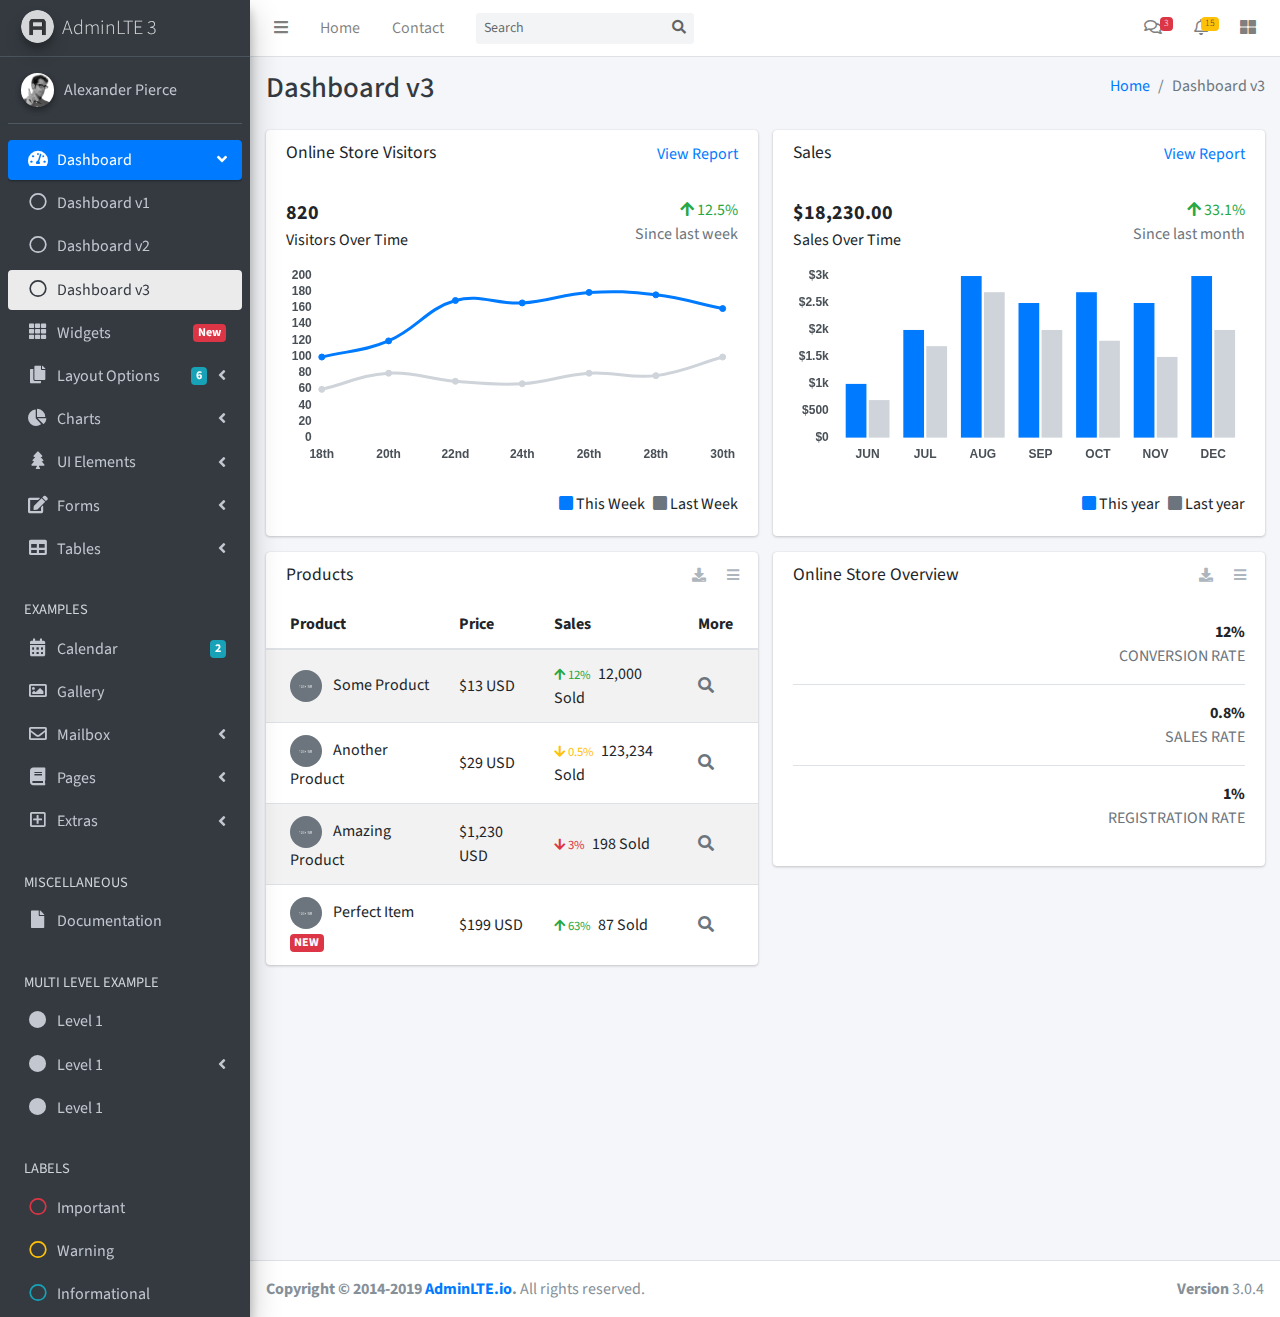
<file: E-Commerce/wwwroot/AdminLTE-3.0.4/index3.html>
<!DOCTYPE html>
<html lang="en">
<head>
  <meta charset="utf-8">
  <meta name="viewport" content="width=device-width, initial-scale=1">
  <meta http-equiv="x-ua-compatible" content="ie=edge">

  <title>AdminLTE 3 | Dashboard 3</title>

  <!-- Font Awesome Icons -->
  <link rel="stylesheet" href="plugins/fontawesome-free/css/all.min.css">
  <!-- IonIcons -->
  <link rel="stylesheet" href="http://code.ionicframework.com/ionicons/2.0.1/css/ionicons.min.css">
  <!-- Theme style -->
  <link rel="stylesheet" href="dist/css/adminlte.min.css">
  <!-- Google Font: Source Sans Pro -->
  <link href="https://fonts.googleapis.com/css?family=Source+Sans+Pro:300,400,400i,700" rel="stylesheet">
</head>
<!--
BODY TAG OPTIONS:
=================
Apply one or more of the following classes to to the body tag
to get the desired effect
|---------------------------------------------------------|
|LAYOUT OPTIONS | sidebar-collapse                        |
|               | sidebar-mini                            |
|---------------------------------------------------------|
-->
<body class="hold-transition sidebar-mini">
<div class="wrapper">
  <!-- Navbar -->
  <nav class="main-header navbar navbar-expand navbar-white navbar-light">
    <!-- Left navbar links -->
    <ul class="navbar-nav">
      <li class="nav-item">
        <a class="nav-link" data-widget="pushmenu" href="#" role="button"><i class="fas fa-bars"></i></a>
      </li>
      <li class="nav-item d-none d-sm-inline-block">
        <a href="index3.html" class="nav-link">Home</a>
      </li>
      <li class="nav-item d-none d-sm-inline-block">
        <a href="#" class="nav-link">Contact</a>
      </li>
    </ul>

    <!-- SEARCH FORM -->
    <form class="form-inline ml-3">
      <div class="input-group input-group-sm">
        <input class="form-control form-control-navbar" type="search" placeholder="Search" aria-label="Search">
        <div class="input-group-append">
          <button class="btn btn-navbar" type="submit">
            <i class="fas fa-search"></i>
          </button>
        </div>
      </div>
    </form>

    <!-- Right navbar links -->
    <ul class="navbar-nav ml-auto">
      <!-- Messages Dropdown Menu -->
      <li class="nav-item dropdown">
        <a class="nav-link" data-toggle="dropdown" href="#">
          <i class="far fa-comments"></i>
          <span class="badge badge-danger navbar-badge">3</span>
        </a>
        <div class="dropdown-menu dropdown-menu-lg dropdown-menu-right">
          <a href="#" class="dropdown-item">
            <!-- Message Start -->
            <div class="media">
              <img src="dist/img/user1-128x128.jpg" alt="User Avatar" class="img-size-50 mr-3 img-circle">
              <div class="media-body">
                <h3 class="dropdown-item-title">
                  Brad Diesel
                  <span class="float-right text-sm text-danger"><i class="fas fa-star"></i></span>
                </h3>
                <p class="text-sm">Call me whenever you can...</p>
                <p class="text-sm text-muted"><i class="far fa-clock mr-1"></i> 4 Hours Ago</p>
              </div>
            </div>
            <!-- Message End -->
          </a>
          <div class="dropdown-divider"></div>
          <a href="#" class="dropdown-item">
            <!-- Message Start -->
            <div class="media">
              <img src="dist/img/user8-128x128.jpg" alt="User Avatar" class="img-size-50 img-circle mr-3">
              <div class="media-body">
                <h3 class="dropdown-item-title">
                  John Pierce
                  <span class="float-right text-sm text-muted"><i class="fas fa-star"></i></span>
                </h3>
                <p class="text-sm">I got your message bro</p>
                <p class="text-sm text-muted"><i class="far fa-clock mr-1"></i> 4 Hours Ago</p>
              </div>
            </div>
            <!-- Message End -->
          </a>
          <div class="dropdown-divider"></div>
          <a href="#" class="dropdown-item">
            <!-- Message Start -->
            <div class="media">
              <img src="dist/img/user3-128x128.jpg" alt="User Avatar" class="img-size-50 img-circle mr-3">
              <div class="media-body">
                <h3 class="dropdown-item-title">
                  Nora Silvester
                  <span class="float-right text-sm text-warning"><i class="fas fa-star"></i></span>
                </h3>
                <p class="text-sm">The subject goes here</p>
                <p class="text-sm text-muted"><i class="far fa-clock mr-1"></i> 4 Hours Ago</p>
              </div>
            </div>
            <!-- Message End -->
          </a>
          <div class="dropdown-divider"></div>
          <a href="#" class="dropdown-item dropdown-footer">See All Messages</a>
        </div>
      </li>
      <!-- Notifications Dropdown Menu -->
      <li class="nav-item dropdown">
        <a class="nav-link" data-toggle="dropdown" href="#">
          <i class="far fa-bell"></i>
          <span class="badge badge-warning navbar-badge">15</span>
        </a>
        <div class="dropdown-menu dropdown-menu-lg dropdown-menu-right">
          <span class="dropdown-item dropdown-header">15 Notifications</span>
          <div class="dropdown-divider"></div>
          <a href="#" class="dropdown-item">
            <i class="fas fa-envelope mr-2"></i> 4 new messages
            <span class="float-right text-muted text-sm">3 mins</span>
          </a>
          <div class="dropdown-divider"></div>
          <a href="#" class="dropdown-item">
            <i class="fas fa-users mr-2"></i> 8 friend requests
            <span class="float-right text-muted text-sm">12 hours</span>
          </a>
          <div class="dropdown-divider"></div>
          <a href="#" class="dropdown-item">
            <i class="fas fa-file mr-2"></i> 3 new reports
            <span class="float-right text-muted text-sm">2 days</span>
          </a>
          <div class="dropdown-divider"></div>
          <a href="#" class="dropdown-item dropdown-footer">See All Notifications</a>
        </div>
      </li>
      <li class="nav-item">
        <a class="nav-link" data-widget="control-sidebar" data-slide="true" href="#" role="button"><i
            class="fas fa-th-large"></i></a>
      </li>
    </ul>
  </nav>
  <!-- /.navbar -->

  <!-- Main Sidebar Container -->
  <aside class="main-sidebar sidebar-dark-primary elevation-4">
    <!-- Brand Logo -->
    <a href="index3.html" class="brand-link">
      <img src="dist/img/AdminLTELogo.png" alt="AdminLTE Logo" class="brand-image img-circle elevation-3"
           style="opacity: .8">
      <span class="brand-text font-weight-light">AdminLTE 3</span>
    </a>

    <!-- Sidebar -->
    <div class="sidebar">
      <!-- Sidebar user panel (optional) -->
      <div class="user-panel mt-3 pb-3 mb-3 d-flex">
        <div class="image">
          <img src="dist/img/user2-160x160.jpg" class="img-circle elevation-2" alt="User Image">
        </div>
        <div class="info">
          <a href="#" class="d-block">Alexander Pierce</a>
        </div>
      </div>

      <!-- Sidebar Menu -->
      <nav class="mt-2">
        <ul class="nav nav-pills nav-sidebar flex-column" data-widget="treeview" role="menu" data-accordion="false">
          <!-- Add icons to the links using the .nav-icon class
               with font-awesome or any other icon font library -->
          <li class="nav-item has-treeview menu-open">
            <a href="#" class="nav-link active">
              <i class="nav-icon fas fa-tachometer-alt"></i>
              <p>
                Dashboard
                <i class="right fas fa-angle-left"></i>
              </p>
            </a>
            <ul class="nav nav-treeview">
              <li class="nav-item">
                <a href="./index.html" class="nav-link">
                  <i class="far fa-circle nav-icon"></i>
                  <p>Dashboard v1</p>
                </a>
              </li>
              <li class="nav-item">
                <a href="./index2.html" class="nav-link">
                  <i class="far fa-circle nav-icon"></i>
                  <p>Dashboard v2</p>
                </a>
              </li>
              <li class="nav-item">
                <a href="./index3.html" class="nav-link active">
                  <i class="far fa-circle nav-icon"></i>
                  <p>Dashboard v3</p>
                </a>
              </li>
            </ul>
          </li>
          <li class="nav-item">
            <a href="pages/widgets.html" class="nav-link">
              <i class="nav-icon fas fa-th"></i>
              <p>
                Widgets
                <span class="right badge badge-danger">New</span>
              </p>
            </a>
          </li>
          <li class="nav-item has-treeview">
            <a href="#" class="nav-link">
              <i class="nav-icon fas fa-copy"></i>
              <p>
                Layout Options
                <i class="fas fa-angle-left right"></i>
                <span class="badge badge-info right">6</span>
              </p>
            </a>
            <ul class="nav nav-treeview">
              <li class="nav-item">
                <a href="pages/layout/top-nav.html" class="nav-link">
                  <i class="far fa-circle nav-icon"></i>
                  <p>Top Navigation</p>
                </a>
              </li>
              <li class="nav-item">
                <a href="pages/layout/top-nav-sidebar.html" class="nav-link">
                  <i class="far fa-circle nav-icon"></i>
                  <p>Top Navigation + Sidebar</p>
                </a>
              </li>
              <li class="nav-item">
                <a href="pages/layout/boxed.html" class="nav-link">
                  <i class="far fa-circle nav-icon"></i>
                  <p>Boxed</p>
                </a>
              </li>
              <li class="nav-item">
                <a href="pages/layout/fixed-sidebar.html" class="nav-link">
                  <i class="far fa-circle nav-icon"></i>
                  <p>Fixed Sidebar</p>
                </a>
              </li>
              <li class="nav-item">
                <a href="pages/layout/fixed-topnav.html" class="nav-link">
                  <i class="far fa-circle nav-icon"></i>
                  <p>Fixed Navbar</p>
                </a>
              </li>
              <li class="nav-item">
                <a href="pages/layout/fixed-footer.html" class="nav-link">
                  <i class="far fa-circle nav-icon"></i>
                  <p>Fixed Footer</p>
                </a>
              </li>
              <li class="nav-item">
                <a href="pages/layout/collapsed-sidebar.html" class="nav-link">
                  <i class="far fa-circle nav-icon"></i>
                  <p>Collapsed Sidebar</p>
                </a>
              </li>
            </ul>
          </li>
          <li class="nav-item has-treeview">
            <a href="#" class="nav-link">
              <i class="nav-icon fas fa-chart-pie"></i>
              <p>
                Charts
                <i class="right fas fa-angle-left"></i>
              </p>
            </a>
            <ul class="nav nav-treeview">
              <li class="nav-item">
                <a href="pages/charts/chartjs.html" class="nav-link">
                  <i class="far fa-circle nav-icon"></i>
                  <p>ChartJS</p>
                </a>
              </li>
              <li class="nav-item">
                <a href="pages/charts/flot.html" class="nav-link">
                  <i class="far fa-circle nav-icon"></i>
                  <p>Flot</p>
                </a>
              </li>
              <li class="nav-item">
                <a href="pages/charts/inline.html" class="nav-link">
                  <i class="far fa-circle nav-icon"></i>
                  <p>Inline</p>
                </a>
              </li>
            </ul>
          </li>
          <li class="nav-item has-treeview">
            <a href="#" class="nav-link">
              <i class="nav-icon fas fa-tree"></i>
              <p>
                UI Elements
                <i class="fas fa-angle-left right"></i>
              </p>
            </a>
            <ul class="nav nav-treeview">
              <li class="nav-item">
                <a href="pages/UI/general.html" class="nav-link">
                  <i class="far fa-circle nav-icon"></i>
                  <p>General</p>
                </a>
              </li>
              <li class="nav-item">
                <a href="pages/UI/icons.html" class="nav-link">
                  <i class="far fa-circle nav-icon"></i>
                  <p>Icons</p>
                </a>
              </li>
              <li class="nav-item">
                <a href="pages/UI/buttons.html" class="nav-link">
                  <i class="far fa-circle nav-icon"></i>
                  <p>Buttons</p>
                </a>
              </li>
              <li class="nav-item">
                <a href="pages/UI/sliders.html" class="nav-link">
                  <i class="far fa-circle nav-icon"></i>
                  <p>Sliders</p>
                </a>
              </li>
              <li class="nav-item">
                <a href="pages/UI/modals.html" class="nav-link">
                  <i class="far fa-circle nav-icon"></i>
                  <p>Modals & Alerts</p>
                </a>
              </li>
              <li class="nav-item">
                <a href="pages/UI/navbar.html" class="nav-link">
                  <i class="far fa-circle nav-icon"></i>
                  <p>Navbar & Tabs</p>
                </a>
              </li>
              <li class="nav-item">
                <a href="pages/UI/timeline.html" class="nav-link">
                  <i class="far fa-circle nav-icon"></i>
                  <p>Timeline</p>
                </a>
              </li>
              <li class="nav-item">
                <a href="pages/UI/ribbons.html" class="nav-link">
                  <i class="far fa-circle nav-icon"></i>
                  <p>Ribbons</p>
                </a>
              </li>
            </ul>
          </li>
          <li class="nav-item has-treeview">
            <a href="#" class="nav-link">
              <i class="nav-icon fas fa-edit"></i>
              <p>
                Forms
                <i class="fas fa-angle-left right"></i>
              </p>
            </a>
            <ul class="nav nav-treeview">
              <li class="nav-item">
                <a href="pages/forms/general.html" class="nav-link">
                  <i class="far fa-circle nav-icon"></i>
                  <p>General Elements</p>
                </a>
              </li>
              <li class="nav-item">
                <a href="pages/forms/advanced.html" class="nav-link">
                  <i class="far fa-circle nav-icon"></i>
                  <p>Advanced Elements</p>
                </a>
              </li>
              <li class="nav-item">
                <a href="pages/forms/editors.html" class="nav-link">
                  <i class="far fa-circle nav-icon"></i>
                  <p>Editors</p>
                </a>
              </li>
              <li class="nav-item">
                <a href="pages/forms/validation.html" class="nav-link">
                  <i class="far fa-circle nav-icon"></i>
                  <p>Validation</p>
                </a>
              </li>
            </ul>
          </li>
          <li class="nav-item has-treeview">
            <a href="#" class="nav-link">
              <i class="nav-icon fas fa-table"></i>
              <p>
                Tables
                <i class="fas fa-angle-left right"></i>
              </p>
            </a>
            <ul class="nav nav-treeview">
              <li class="nav-item">
                <a href="pages/tables/simple.html" class="nav-link">
                  <i class="far fa-circle nav-icon"></i>
                  <p>Simple Tables</p>
                </a>
              </li>
              <li class="nav-item">
                <a href="pages/tables/data.html" class="nav-link">
                  <i class="far fa-circle nav-icon"></i>
                  <p>DataTables</p>
                </a>
              </li>
              <li class="nav-item">
                <a href="pages/tables/jsgrid.html" class="nav-link">
                  <i class="far fa-circle nav-icon"></i>
                  <p>jsGrid</p>
                </a>
              </li>
            </ul>
          </li>
          <li class="nav-header">EXAMPLES</li>
          <li class="nav-item">
            <a href="pages/calendar.html" class="nav-link">
              <i class="nav-icon fas fa-calendar-alt"></i>
              <p>
                Calendar
                <span class="badge badge-info right">2</span>
              </p>
            </a>
          </li>
          <li class="nav-item">
            <a href="pages/gallery.html" class="nav-link">
              <i class="nav-icon far fa-image"></i>
              <p>
                Gallery
              </p>
            </a>
          </li>
          <li class="nav-item has-treeview">
            <a href="#" class="nav-link">
              <i class="nav-icon far fa-envelope"></i>
              <p>
                Mailbox
                <i class="fas fa-angle-left right"></i>
              </p>
            </a>
            <ul class="nav nav-treeview">
              <li class="nav-item">
                <a href="pages/mailbox/mailbox.html" class="nav-link">
                  <i class="far fa-circle nav-icon"></i>
                  <p>Inbox</p>
                </a>
              </li>
              <li class="nav-item">
                <a href="pages/mailbox/compose.html" class="nav-link">
                  <i class="far fa-circle nav-icon"></i>
                  <p>Compose</p>
                </a>
              </li>
              <li class="nav-item">
                <a href="pages/mailbox/read-mail.html" class="nav-link">
                  <i class="far fa-circle nav-icon"></i>
                  <p>Read</p>
                </a>
              </li>
            </ul>
          </li>
          <li class="nav-item has-treeview">
            <a href="#" class="nav-link">
              <i class="nav-icon fas fa-book"></i>
              <p>
                Pages
                <i class="fas fa-angle-left right"></i>
              </p>
            </a>
            <ul class="nav nav-treeview">
              <li class="nav-item">
                <a href="pages/examples/invoice.html" class="nav-link">
                  <i class="far fa-circle nav-icon"></i>
                  <p>Invoice</p>
                </a>
              </li>
              <li class="nav-item">
                <a href="pages/examples/profile.html" class="nav-link">
                  <i class="far fa-circle nav-icon"></i>
                  <p>Profile</p>
                </a>
              </li>
              <li class="nav-item">
                <a href="pages/examples/e-commerce.html" class="nav-link">
                  <i class="far fa-circle nav-icon"></i>
                  <p>E-commerce</p>
                </a>
              </li>
              <li class="nav-item">
                <a href="pages/examples/projects.html" class="nav-link">
                  <i class="far fa-circle nav-icon"></i>
                  <p>Projects</p>
                </a>
              </li>
              <li class="nav-item">
                <a href="pages/examples/project-add.html" class="nav-link">
                  <i class="far fa-circle nav-icon"></i>
                  <p>Project Add</p>
                </a>
              </li>
              <li class="nav-item">
                <a href="pages/examples/project-edit.html" class="nav-link">
                  <i class="far fa-circle nav-icon"></i>
                  <p>Project Edit</p>
                </a>
              </li>
              <li class="nav-item">
                <a href="pages/examples/project-detail.html" class="nav-link">
                  <i class="far fa-circle nav-icon"></i>
                  <p>Project Detail</p>
                </a>
              </li>
              <li class="nav-item">
                <a href="pages/examples/contacts.html" class="nav-link">
                  <i class="far fa-circle nav-icon"></i>
                  <p>Contacts</p>
                </a>
              </li>
            </ul>
          </li>
          <li class="nav-item has-treeview">
            <a href="#" class="nav-link">
              <i class="nav-icon far fa-plus-square"></i>
              <p>
                Extras
                <i class="fas fa-angle-left right"></i>
              </p>
            </a>
            <ul class="nav nav-treeview">
              <li class="nav-item">
                <a href="pages/examples/login.html" class="nav-link">
                  <i class="far fa-circle nav-icon"></i>
                  <p>Login</p>
                </a>
              </li>
              <li class="nav-item">
                <a href="pages/examples/register.html" class="nav-link">
                  <i class="far fa-circle nav-icon"></i>
                  <p>Register</p>
                </a>
              </li>
              <li class="nav-item">
                <a href="pages/examples/forgot-password.html" class="nav-link">
                  <i class="far fa-circle nav-icon"></i>
                  <p>Forgot Password</p>
                </a>
              </li>
              <li class="nav-item">
                <a href="pages/examples/recover-password.html" class="nav-link">
                  <i class="far fa-circle nav-icon"></i>
                  <p>Recover Password</p>
                </a>
              </li>
              <li class="nav-item">
                <a href="pages/examples/lockscreen.html" class="nav-link">
                  <i class="far fa-circle nav-icon"></i>
                  <p>Lockscreen</p>
                </a>
              </li>
              <li class="nav-item">
                <a href="pages/examples/legacy-user-menu.html" class="nav-link">
                  <i class="far fa-circle nav-icon"></i>
                  <p>Legacy User Menu</p>
                </a>
              </li>
              <li class="nav-item">
                <a href="pages/examples/language-menu.html" class="nav-link">
                  <i class="far fa-circle nav-icon"></i>
                  <p>Language Menu</p>
                </a>
              </li>
              <li class="nav-item">
                <a href="pages/examples/404.html" class="nav-link">
                  <i class="far fa-circle nav-icon"></i>
                  <p>Error 404</p>
                </a>
              </li>
              <li class="nav-item">
                <a href="pages/examples/500.html" class="nav-link">
                  <i class="far fa-circle nav-icon"></i>
                  <p>Error 500</p>
                </a>
              </li>
              <li class="nav-item">
                <a href="pages/examples/pace.html" class="nav-link">
                  <i class="far fa-circle nav-icon"></i>
                  <p>Pace</p>
                </a>
              </li>
              <li class="nav-item">
                <a href="pages/examples/blank.html" class="nav-link">
                  <i class="far fa-circle nav-icon"></i>
                  <p>Blank Page</p>
                </a>
              </li>
              <li class="nav-item">
                <a href="starter.html" class="nav-link">
                  <i class="far fa-circle nav-icon"></i>
                  <p>Starter Page</p>
                </a>
              </li>
            </ul>
          </li>
          <li class="nav-header">MISCELLANEOUS</li>
          <li class="nav-item">
            <a href="https://adminlte.io/docs/3.0" class="nav-link">
              <i class="nav-icon fas fa-file"></i>
              <p>Documentation</p>
            </a>
          </li>
          <li class="nav-header">MULTI LEVEL EXAMPLE</li>
          <li class="nav-item">
            <a href="#" class="nav-link">
              <i class="fas fa-circle nav-icon"></i>
              <p>Level 1</p>
            </a>
          </li>
          <li class="nav-item has-treeview">
            <a href="#" class="nav-link">
              <i class="nav-icon fas fa-circle"></i>
              <p>
                Level 1
                <i class="right fas fa-angle-left"></i>
              </p>
            </a>
            <ul class="nav nav-treeview">
              <li class="nav-item">
                <a href="#" class="nav-link">
                  <i class="far fa-circle nav-icon"></i>
                  <p>Level 2</p>
                </a>
              </li>
              <li class="nav-item has-treeview">
                <a href="#" class="nav-link">
                  <i class="far fa-circle nav-icon"></i>
                  <p>
                    Level 2
                    <i class="right fas fa-angle-left"></i>
                  </p>
                </a>
                <ul class="nav nav-treeview">
                  <li class="nav-item">
                    <a href="#" class="nav-link">
                      <i class="far fa-dot-circle nav-icon"></i>
                      <p>Level 3</p>
                    </a>
                  </li>
                  <li class="nav-item">
                    <a href="#" class="nav-link">
                      <i class="far fa-dot-circle nav-icon"></i>
                      <p>Level 3</p>
                    </a>
                  </li>
                  <li class="nav-item">
                    <a href="#" class="nav-link">
                      <i class="far fa-dot-circle nav-icon"></i>
                      <p>Level 3</p>
                    </a>
                  </li>
                </ul>
              </li>
              <li class="nav-item">
                <a href="#" class="nav-link">
                  <i class="far fa-circle nav-icon"></i>
                  <p>Level 2</p>
                </a>
              </li>
            </ul>
          </li>
          <li class="nav-item">
            <a href="#" class="nav-link">
              <i class="fas fa-circle nav-icon"></i>
              <p>Level 1</p>
            </a>
          </li>
          <li class="nav-header">LABELS</li>
          <li class="nav-item">
            <a href="#" class="nav-link">
              <i class="nav-icon far fa-circle text-danger"></i>
              <p class="text">Important</p>
            </a>
          </li>
          <li class="nav-item">
            <a href="#" class="nav-link">
              <i class="nav-icon far fa-circle text-warning"></i>
              <p>Warning</p>
            </a>
          </li>
          <li class="nav-item">
            <a href="#" class="nav-link">
              <i class="nav-icon far fa-circle text-info"></i>
              <p>Informational</p>
            </a>
          </li>
        </ul>
      </nav>
      <!-- /.sidebar-menu -->
    </div>
    <!-- /.sidebar -->
  </aside>

  <!-- Content Wrapper. Contains page content -->
  <div class="content-wrapper">
    <!-- Content Header (Page header) -->
    <div class="content-header">
      <div class="container-fluid">
        <div class="row mb-2">
          <div class="col-sm-6">
            <h1 class="m-0 text-dark">Dashboard v3</h1>
          </div><!-- /.col -->
          <div class="col-sm-6">
            <ol class="breadcrumb float-sm-right">
              <li class="breadcrumb-item"><a href="#">Home</a></li>
              <li class="breadcrumb-item active">Dashboard v3</li>
            </ol>
          </div><!-- /.col -->
        </div><!-- /.row -->
      </div><!-- /.container-fluid -->
    </div>
    <!-- /.content-header -->

    <!-- Main content -->
    <div class="content">
      <div class="container-fluid">
        <div class="row">
          <div class="col-lg-6">
            <div class="card">
              <div class="card-header border-0">
                <div class="d-flex justify-content-between">
                  <h3 class="card-title">Online Store Visitors</h3>
                  <a href="javascript:void(0);">View Report</a>
                </div>
              </div>
              <div class="card-body">
                <div class="d-flex">
                  <p class="d-flex flex-column">
                    <span class="text-bold text-lg">820</span>
                    <span>Visitors Over Time</span>
                  </p>
                  <p class="ml-auto d-flex flex-column text-right">
                    <span class="text-success">
                      <i class="fas fa-arrow-up"></i> 12.5%
                    </span>
                    <span class="text-muted">Since last week</span>
                  </p>
                </div>
                <!-- /.d-flex -->

                <div class="position-relative mb-4">
                  <canvas id="visitors-chart" height="200"></canvas>
                </div>

                <div class="d-flex flex-row justify-content-end">
                  <span class="mr-2">
                    <i class="fas fa-square text-primary"></i> This Week
                  </span>

                  <span>
                    <i class="fas fa-square text-gray"></i> Last Week
                  </span>
                </div>
              </div>
            </div>
            <!-- /.card -->

            <div class="card">
              <div class="card-header border-0">
                <h3 class="card-title">Products</h3>
                <div class="card-tools">
                  <a href="#" class="btn btn-tool btn-sm">
                    <i class="fas fa-download"></i>
                  </a>
                  <a href="#" class="btn btn-tool btn-sm">
                    <i class="fas fa-bars"></i>
                  </a>
                </div>
              </div>
              <div class="card-body table-responsive p-0">
                <table class="table table-striped table-valign-middle">
                  <thead>
                  <tr>
                    <th>Product</th>
                    <th>Price</th>
                    <th>Sales</th>
                    <th>More</th>
                  </tr>
                  </thead>
                  <tbody>
                  <tr>
                    <td>
                      <img src="dist/img/default-150x150.png" alt="Product 1" class="img-circle img-size-32 mr-2">
                      Some Product
                    </td>
                    <td>$13 USD</td>
                    <td>
                      <small class="text-success mr-1">
                        <i class="fas fa-arrow-up"></i>
                        12%
                      </small>
                      12,000 Sold
                    </td>
                    <td>
                      <a href="#" class="text-muted">
                        <i class="fas fa-search"></i>
                      </a>
                    </td>
                  </tr>
                  <tr>
                    <td>
                      <img src="dist/img/default-150x150.png" alt="Product 1" class="img-circle img-size-32 mr-2">
                      Another Product
                    </td>
                    <td>$29 USD</td>
                    <td>
                      <small class="text-warning mr-1">
                        <i class="fas fa-arrow-down"></i>
                        0.5%
                      </small>
                      123,234 Sold
                    </td>
                    <td>
                      <a href="#" class="text-muted">
                        <i class="fas fa-search"></i>
                      </a>
                    </td>
                  </tr>
                  <tr>
                    <td>
                      <img src="dist/img/default-150x150.png" alt="Product 1" class="img-circle img-size-32 mr-2">
                      Amazing Product
                    </td>
                    <td>$1,230 USD</td>
                    <td>
                      <small class="text-danger mr-1">
                        <i class="fas fa-arrow-down"></i>
                        3%
                      </small>
                      198 Sold
                    </td>
                    <td>
                      <a href="#" class="text-muted">
                        <i class="fas fa-search"></i>
                      </a>
                    </td>
                  </tr>
                  <tr>
                    <td>
                      <img src="dist/img/default-150x150.png" alt="Product 1" class="img-circle img-size-32 mr-2">
                      Perfect Item
                      <span class="badge bg-danger">NEW</span>
                    </td>
                    <td>$199 USD</td>
                    <td>
                      <small class="text-success mr-1">
                        <i class="fas fa-arrow-up"></i>
                        63%
                      </small>
                      87 Sold
                    </td>
                    <td>
                      <a href="#" class="text-muted">
                        <i class="fas fa-search"></i>
                      </a>
                    </td>
                  </tr>
                  </tbody>
                </table>
              </div>
            </div>
            <!-- /.card -->
          </div>
          <!-- /.col-md-6 -->
          <div class="col-lg-6">
            <div class="card">
              <div class="card-header border-0">
                <div class="d-flex justify-content-between">
                  <h3 class="card-title">Sales</h3>
                  <a href="javascript:void(0);">View Report</a>
                </div>
              </div>
              <div class="card-body">
                <div class="d-flex">
                  <p class="d-flex flex-column">
                    <span class="text-bold text-lg">$18,230.00</span>
                    <span>Sales Over Time</span>
                  </p>
                  <p class="ml-auto d-flex flex-column text-right">
                    <span class="text-success">
                      <i class="fas fa-arrow-up"></i> 33.1%
                    </span>
                    <span class="text-muted">Since last month</span>
                  </p>
                </div>
                <!-- /.d-flex -->

                <div class="position-relative mb-4">
                  <canvas id="sales-chart" height="200"></canvas>
                </div>

                <div class="d-flex flex-row justify-content-end">
                  <span class="mr-2">
                    <i class="fas fa-square text-primary"></i> This year
                  </span>

                  <span>
                    <i class="fas fa-square text-gray"></i> Last year
                  </span>
                </div>
              </div>
            </div>
            <!-- /.card -->

            <div class="card">
              <div class="card-header border-0">
                <h3 class="card-title">Online Store Overview</h3>
                <div class="card-tools">
                  <a href="#" class="btn btn-sm btn-tool">
                    <i class="fas fa-download"></i>
                  </a>
                  <a href="#" class="btn btn-sm btn-tool">
                    <i class="fas fa-bars"></i>
                  </a>
                </div>
              </div>
              <div class="card-body">
                <div class="d-flex justify-content-between align-items-center border-bottom mb-3">
                  <p class="text-success text-xl">
                    <i class="ion ion-ios-refresh-empty"></i>
                  </p>
                  <p class="d-flex flex-column text-right">
                    <span class="font-weight-bold">
                      <i class="ion ion-android-arrow-up text-success"></i> 12%
                    </span>
                    <span class="text-muted">CONVERSION RATE</span>
                  </p>
                </div>
                <!-- /.d-flex -->
                <div class="d-flex justify-content-between align-items-center border-bottom mb-3">
                  <p class="text-warning text-xl">
                    <i class="ion ion-ios-cart-outline"></i>
                  </p>
                  <p class="d-flex flex-column text-right">
                    <span class="font-weight-bold">
                      <i class="ion ion-android-arrow-up text-warning"></i> 0.8%
                    </span>
                    <span class="text-muted">SALES RATE</span>
                  </p>
                </div>
                <!-- /.d-flex -->
                <div class="d-flex justify-content-between align-items-center mb-0">
                  <p class="text-danger text-xl">
                    <i class="ion ion-ios-people-outline"></i>
                  </p>
                  <p class="d-flex flex-column text-right">
                    <span class="font-weight-bold">
                      <i class="ion ion-android-arrow-down text-danger"></i> 1%
                    </span>
                    <span class="text-muted">REGISTRATION RATE</span>
                  </p>
                </div>
                <!-- /.d-flex -->
              </div>
            </div>
          </div>
          <!-- /.col-md-6 -->
        </div>
        <!-- /.row -->
      </div>
      <!-- /.container-fluid -->
    </div>
    <!-- /.content -->
  </div>
  <!-- /.content-wrapper -->

  <!-- Control Sidebar -->
  <aside class="control-sidebar control-sidebar-dark">
    <!-- Control sidebar content goes here -->
  </aside>
  <!-- /.control-sidebar -->

  <!-- Main Footer -->
  <footer class="main-footer">
    <strong>Copyright &copy; 2014-2019 <a href="http://adminlte.io">AdminLTE.io</a>.</strong>
    All rights reserved.
    <div class="float-right d-none d-sm-inline-block">
      <b>Version</b> 3.0.4
    </div>
  </footer>
</div>
<!-- ./wrapper -->

<!-- REQUIRED SCRIPTS -->

<!-- jQuery -->
<script src="plugins/jquery/jquery.min.js"></script>
<!-- Bootstrap -->
<script src="plugins/bootstrap/js/bootstrap.bundle.min.js"></script>
<!-- AdminLTE -->
<script src="dist/js/adminlte.js"></script>

<!-- OPTIONAL SCRIPTS -->
<script src="plugins/chart.js/Chart.min.js"></script>
<script src="dist/js/demo.js"></script>
<script src="dist/js/pages/dashboard3.js"></script>
</body>
</html>
</file>
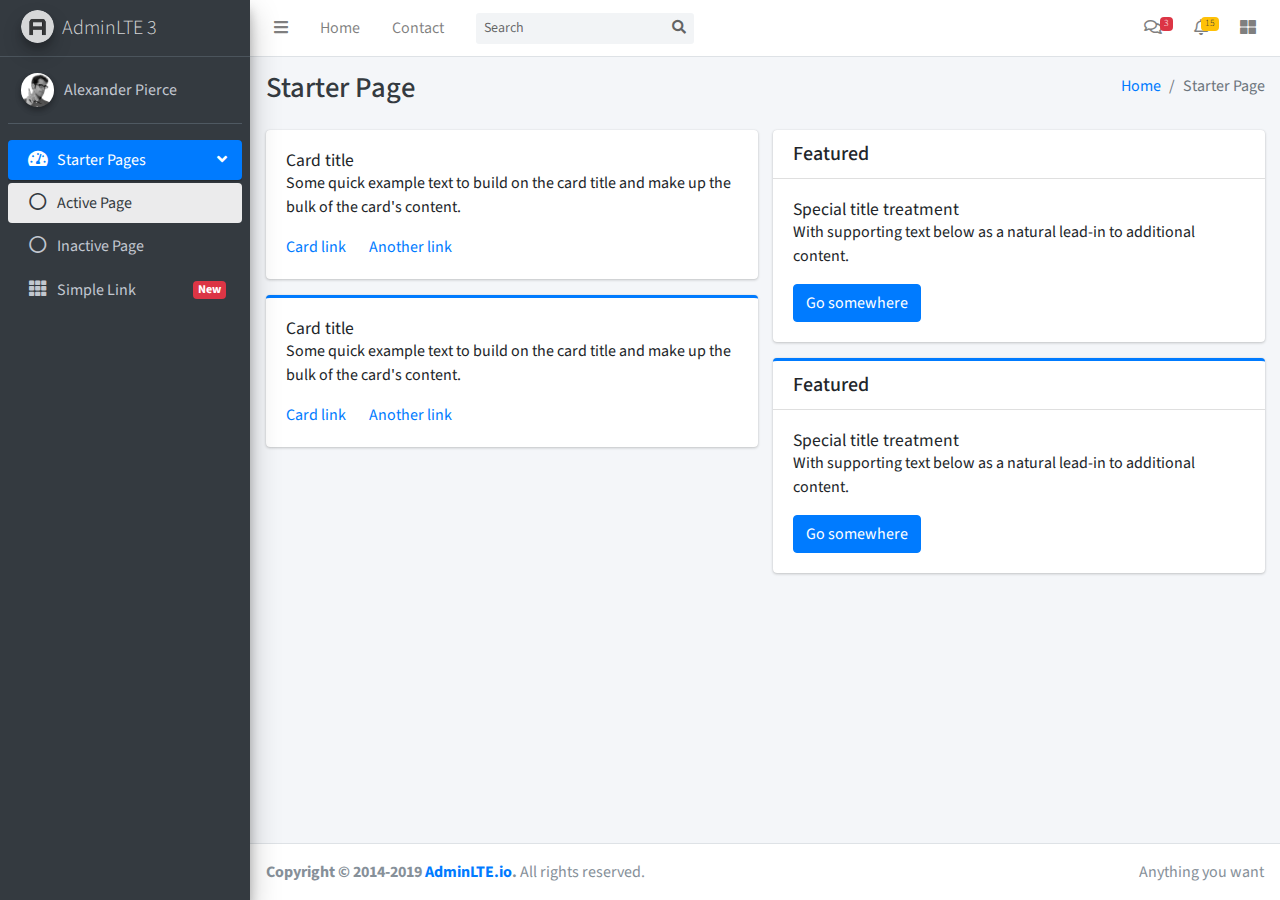
<file: E-Commerce/wwwroot/AdminLTE-3.0.4/starter.html>
<!DOCTYPE html>
<!--
This is a starter template page. Use this page to start your new project from
scratch. This page gets rid of all links and provides the needed markup only.
-->
<html lang="en">
<head>
  <meta charset="utf-8">
  <meta name="viewport" content="width=device-width, initial-scale=1">
  <meta http-equiv="x-ua-compatible" content="ie=edge">

  <title>AdminLTE 3 | Starter</title>

  <!-- Font Awesome Icons -->
  <link rel="stylesheet" href="plugins/fontawesome-free/css/all.min.css">
  <!-- Theme style -->
  <link rel="stylesheet" href="dist/css/adminlte.min.css">
  <!-- Google Font: Source Sans Pro -->
  <link href="https://fonts.googleapis.com/css?family=Source+Sans+Pro:300,400,400i,700" rel="stylesheet">
</head>
<body class="hold-transition sidebar-mini">
<div class="wrapper">

  <!-- Navbar -->
  <nav class="main-header navbar navbar-expand navbar-white navbar-light">
    <!-- Left navbar links -->
    <ul class="navbar-nav">
      <li class="nav-item">
        <a class="nav-link" data-widget="pushmenu" href="#" role="button"><i class="fas fa-bars"></i></a>
      </li>
      <li class="nav-item d-none d-sm-inline-block">
        <a href="index3.html" class="nav-link">Home</a>
      </li>
      <li class="nav-item d-none d-sm-inline-block">
        <a href="#" class="nav-link">Contact</a>
      </li>
    </ul>

    <!-- SEARCH FORM -->
    <form class="form-inline ml-3">
      <div class="input-group input-group-sm">
        <input class="form-control form-control-navbar" type="search" placeholder="Search" aria-label="Search">
        <div class="input-group-append">
          <button class="btn btn-navbar" type="submit">
            <i class="fas fa-search"></i>
          </button>
        </div>
      </div>
    </form>

    <!-- Right navbar links -->
    <ul class="navbar-nav ml-auto">
      <!-- Messages Dropdown Menu -->
      <li class="nav-item dropdown">
        <a class="nav-link" data-toggle="dropdown" href="#">
          <i class="far fa-comments"></i>
          <span class="badge badge-danger navbar-badge">3</span>
        </a>
        <div class="dropdown-menu dropdown-menu-lg dropdown-menu-right">
          <a href="#" class="dropdown-item">
            <!-- Message Start -->
            <div class="media">
              <img src="dist/img/user1-128x128.jpg" alt="User Avatar" class="img-size-50 mr-3 img-circle">
              <div class="media-body">
                <h3 class="dropdown-item-title">
                  Brad Diesel
                  <span class="float-right text-sm text-danger"><i class="fas fa-star"></i></span>
                </h3>
                <p class="text-sm">Call me whenever you can...</p>
                <p class="text-sm text-muted"><i class="far fa-clock mr-1"></i> 4 Hours Ago</p>
              </div>
            </div>
            <!-- Message End -->
          </a>
          <div class="dropdown-divider"></div>
          <a href="#" class="dropdown-item">
            <!-- Message Start -->
            <div class="media">
              <img src="dist/img/user8-128x128.jpg" alt="User Avatar" class="img-size-50 img-circle mr-3">
              <div class="media-body">
                <h3 class="dropdown-item-title">
                  John Pierce
                  <span class="float-right text-sm text-muted"><i class="fas fa-star"></i></span>
                </h3>
                <p class="text-sm">I got your message bro</p>
                <p class="text-sm text-muted"><i class="far fa-clock mr-1"></i> 4 Hours Ago</p>
              </div>
            </div>
            <!-- Message End -->
          </a>
          <div class="dropdown-divider"></div>
          <a href="#" class="dropdown-item">
            <!-- Message Start -->
            <div class="media">
              <img src="dist/img/user3-128x128.jpg" alt="User Avatar" class="img-size-50 img-circle mr-3">
              <div class="media-body">
                <h3 class="dropdown-item-title">
                  Nora Silvester
                  <span class="float-right text-sm text-warning"><i class="fas fa-star"></i></span>
                </h3>
                <p class="text-sm">The subject goes here</p>
                <p class="text-sm text-muted"><i class="far fa-clock mr-1"></i> 4 Hours Ago</p>
              </div>
            </div>
            <!-- Message End -->
          </a>
          <div class="dropdown-divider"></div>
          <a href="#" class="dropdown-item dropdown-footer">See All Messages</a>
        </div>
      </li>
      <!-- Notifications Dropdown Menu -->
      <li class="nav-item dropdown">
        <a class="nav-link" data-toggle="dropdown" href="#">
          <i class="far fa-bell"></i>
          <span class="badge badge-warning navbar-badge">15</span>
        </a>
        <div class="dropdown-menu dropdown-menu-lg dropdown-menu-right">
          <span class="dropdown-header">15 Notifications</span>
          <div class="dropdown-divider"></div>
          <a href="#" class="dropdown-item">
            <i class="fas fa-envelope mr-2"></i> 4 new messages
            <span class="float-right text-muted text-sm">3 mins</span>
          </a>
          <div class="dropdown-divider"></div>
          <a href="#" class="dropdown-item">
            <i class="fas fa-users mr-2"></i> 8 friend requests
            <span class="float-right text-muted text-sm">12 hours</span>
          </a>
          <div class="dropdown-divider"></div>
          <a href="#" class="dropdown-item">
            <i class="fas fa-file mr-2"></i> 3 new reports
            <span class="float-right text-muted text-sm">2 days</span>
          </a>
          <div class="dropdown-divider"></div>
          <a href="#" class="dropdown-item dropdown-footer">See All Notifications</a>
        </div>
      </li>
      <li class="nav-item">
        <a class="nav-link" data-widget="control-sidebar" data-slide="true" href="#" role="button"><i
            class="fas fa-th-large"></i></a>
      </li>
    </ul>
  </nav>
  <!-- /.navbar -->

  <!-- Main Sidebar Container -->
  <aside class="main-sidebar sidebar-dark-primary elevation-4">
    <!-- Brand Logo -->
    <a href="index3.html" class="brand-link">
      <img src="dist/img/AdminLTELogo.png" alt="AdminLTE Logo" class="brand-image img-circle elevation-3"
           style="opacity: .8">
      <span class="brand-text font-weight-light">AdminLTE 3</span>
    </a>

    <!-- Sidebar -->
    <div class="sidebar">
      <!-- Sidebar user panel (optional) -->
      <div class="user-panel mt-3 pb-3 mb-3 d-flex">
        <div class="image">
          <img src="dist/img/user2-160x160.jpg" class="img-circle elevation-2" alt="User Image">
        </div>
        <div class="info">
          <a href="#" class="d-block">Alexander Pierce</a>
        </div>
      </div>

      <!-- Sidebar Menu -->
      <nav class="mt-2">
        <ul class="nav nav-pills nav-sidebar flex-column" data-widget="treeview" role="menu" data-accordion="false">
          <!-- Add icons to the links using the .nav-icon class
               with font-awesome or any other icon font library -->
          <li class="nav-item has-treeview menu-open">
            <a href="#" class="nav-link active">
              <i class="nav-icon fas fa-tachometer-alt"></i>
              <p>
                Starter Pages
                <i class="right fas fa-angle-left"></i>
              </p>
            </a>
            <ul class="nav nav-treeview">
              <li class="nav-item">
                <a href="#" class="nav-link active">
                  <i class="far fa-circle nav-icon"></i>
                  <p>Active Page</p>
                </a>
              </li>
              <li class="nav-item">
                <a href="#" class="nav-link">
                  <i class="far fa-circle nav-icon"></i>
                  <p>Inactive Page</p>
                </a>
              </li>
            </ul>
          </li>
          <li class="nav-item">
            <a href="#" class="nav-link">
              <i class="nav-icon fas fa-th"></i>
              <p>
                Simple Link
                <span class="right badge badge-danger">New</span>
              </p>
            </a>
          </li>
        </ul>
      </nav>
      <!-- /.sidebar-menu -->
    </div>
    <!-- /.sidebar -->
  </aside>

  <!-- Content Wrapper. Contains page content -->
  <div class="content-wrapper">
    <!-- Content Header (Page header) -->
    <div class="content-header">
      <div class="container-fluid">
        <div class="row mb-2">
          <div class="col-sm-6">
            <h1 class="m-0 text-dark">Starter Page</h1>
          </div><!-- /.col -->
          <div class="col-sm-6">
            <ol class="breadcrumb float-sm-right">
              <li class="breadcrumb-item"><a href="#">Home</a></li>
              <li class="breadcrumb-item active">Starter Page</li>
            </ol>
          </div><!-- /.col -->
        </div><!-- /.row -->
      </div><!-- /.container-fluid -->
    </div>
    <!-- /.content-header -->

    <!-- Main content -->
    <div class="content">
      <div class="container-fluid">
        <div class="row">
          <div class="col-lg-6">
            <div class="card">
              <div class="card-body">
                <h5 class="card-title">Card title</h5>

                <p class="card-text">
                  Some quick example text to build on the card title and make up the bulk of the card's
                  content.
                </p>

                <a href="#" class="card-link">Card link</a>
                <a href="#" class="card-link">Another link</a>
              </div>
            </div>

            <div class="card card-primary card-outline">
              <div class="card-body">
                <h5 class="card-title">Card title</h5>

                <p class="card-text">
                  Some quick example text to build on the card title and make up the bulk of the card's
                  content.
                </p>
                <a href="#" class="card-link">Card link</a>
                <a href="#" class="card-link">Another link</a>
              </div>
            </div><!-- /.card -->
          </div>
          <!-- /.col-md-6 -->
          <div class="col-lg-6">
            <div class="card">
              <div class="card-header">
                <h5 class="m-0">Featured</h5>
              </div>
              <div class="card-body">
                <h6 class="card-title">Special title treatment</h6>

                <p class="card-text">With supporting text below as a natural lead-in to additional content.</p>
                <a href="#" class="btn btn-primary">Go somewhere</a>
              </div>
            </div>

            <div class="card card-primary card-outline">
              <div class="card-header">
                <h5 class="m-0">Featured</h5>
              </div>
              <div class="card-body">
                <h6 class="card-title">Special title treatment</h6>

                <p class="card-text">With supporting text below as a natural lead-in to additional content.</p>
                <a href="#" class="btn btn-primary">Go somewhere</a>
              </div>
            </div>
          </div>
          <!-- /.col-md-6 -->
        </div>
        <!-- /.row -->
      </div><!-- /.container-fluid -->
    </div>
    <!-- /.content -->
  </div>
  <!-- /.content-wrapper -->

  <!-- Control Sidebar -->
  <aside class="control-sidebar control-sidebar-dark">
    <!-- Control sidebar content goes here -->
    <div class="p-3">
      <h5>Title</h5>
      <p>Sidebar content</p>
    </div>
  </aside>
  <!-- /.control-sidebar -->

  <!-- Main Footer -->
  <footer class="main-footer">
    <!-- To the right -->
    <div class="float-right d-none d-sm-inline">
      Anything you want
    </div>
    <!-- Default to the left -->
    <strong>Copyright &copy; 2014-2019 <a href="https://adminlte.io">AdminLTE.io</a>.</strong> All rights reserved.
  </footer>
</div>
<!-- ./wrapper -->

<!-- REQUIRED SCRIPTS -->

<!-- jQuery -->
<script src="plugins/jquery/jquery.min.js"></script>
<!-- Bootstrap 4 -->
<script src="plugins/bootstrap/js/bootstrap.bundle.min.js"></script>
<!-- AdminLTE App -->
<script src="dist/js/adminlte.min.js"></script>
</body>
</html>
</file>
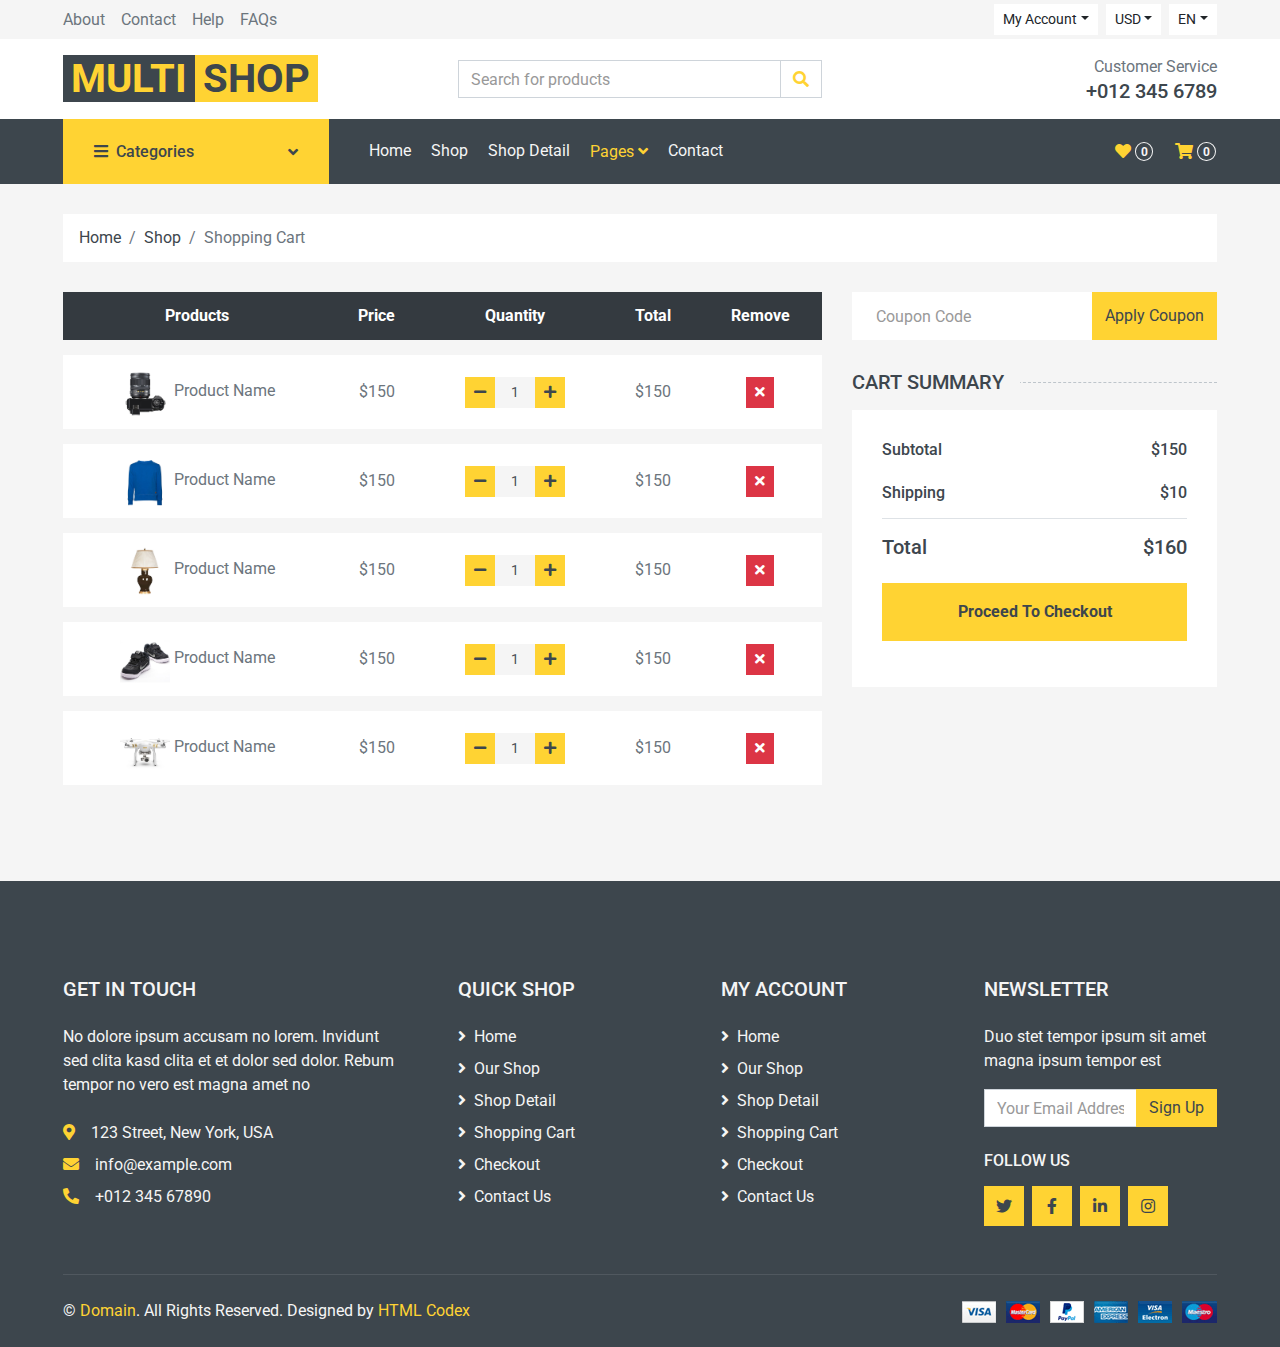
<file: E-Commerce/wwwroot/template/cart.html>
<!DOCTYPE html>
<html lang="en">

<head>
    <meta charset="utf-8">
    <title>MultiShop - Online Shop Website Template</title>
    <meta content="width=device-width, initial-scale=1.0" name="viewport">
    <meta content="Free HTML Templates" name="keywords">
    <meta content="Free HTML Templates" name="description">

    <!-- Favicon -->
    <link href="img/favicon.ico" rel="icon">

    <!-- Google Web Fonts -->
    <link rel="preconnect" href="https://fonts.gstatic.com">
    <link href="https://fonts.googleapis.com/css2?family=Roboto:wght@400;500;700&display=swap" rel="stylesheet">  

    <!-- Font Awesome -->
    <link href="https://cdnjs.cloudflare.com/ajax/libs/font-awesome/5.10.0/css/all.min.css" rel="stylesheet">

    <!-- Libraries Stylesheet -->
    <link href="lib/animate/animate.min.css" rel="stylesheet">
    <link href="lib/owlcarousel/assets/owl.carousel.min.css" rel="stylesheet">

    <!-- Customized Bootstrap Stylesheet -->
    <link href="css/style.css" rel="stylesheet">
</head>

<body>
    <!-- Topbar Start -->
    <div class="container-fluid">
        <div class="row bg-secondary py-1 px-xl-5">
            <div class="col-lg-6 d-none d-lg-block">
                <div class="d-inline-flex align-items-center h-100">
                    <a class="text-body mr-3" href="">About</a>
                    <a class="text-body mr-3" href="">Contact</a>
                    <a class="text-body mr-3" href="">Help</a>
                    <a class="text-body mr-3" href="">FAQs</a>
                </div>
            </div>
            <div class="col-lg-6 text-center text-lg-right">
                <div class="d-inline-flex align-items-center">
                    <div class="btn-group">
                        <button type="button" class="btn btn-sm btn-light dropdown-toggle" data-toggle="dropdown">My Account</button>
                        <div class="dropdown-menu dropdown-menu-right">
                            <button class="dropdown-item" type="button">Sign in</button>
                            <button class="dropdown-item" type="button">Sign up</button>
                        </div>
                    </div>
                    <div class="btn-group mx-2">
                        <button type="button" class="btn btn-sm btn-light dropdown-toggle" data-toggle="dropdown">USD</button>
                        <div class="dropdown-menu dropdown-menu-right">
                            <button class="dropdown-item" type="button">EUR</button>
                            <button class="dropdown-item" type="button">GBP</button>
                            <button class="dropdown-item" type="button">CAD</button>
                        </div>
                    </div>
                    <div class="btn-group">
                        <button type="button" class="btn btn-sm btn-light dropdown-toggle" data-toggle="dropdown">EN</button>
                        <div class="dropdown-menu dropdown-menu-right">
                            <button class="dropdown-item" type="button">FR</button>
                            <button class="dropdown-item" type="button">AR</button>
                            <button class="dropdown-item" type="button">RU</button>
                        </div>
                    </div>
                </div>
                <div class="d-inline-flex align-items-center d-block d-lg-none">
                    <a href="" class="btn px-0 ml-2">
                        <i class="fas fa-heart text-dark"></i>
                        <span class="badge text-dark border border-dark rounded-circle" style="padding-bottom: 2px;">0</span>
                    </a>
                    <a href="" class="btn px-0 ml-2">
                        <i class="fas fa-shopping-cart text-dark"></i>
                        <span class="badge text-dark border border-dark rounded-circle" style="padding-bottom: 2px;">0</span>
                    </a>
                </div>
            </div>
        </div>
        <div class="row align-items-center bg-light py-3 px-xl-5 d-none d-lg-flex">
            <div class="col-lg-4">
                <a href="" class="text-decoration-none">
                    <span class="h1 text-uppercase text-primary bg-dark px-2">Multi</span>
                    <span class="h1 text-uppercase text-dark bg-primary px-2 ml-n1">Shop</span>
                </a>
            </div>
            <div class="col-lg-4 col-6 text-left">
                <form action="">
                    <div class="input-group">
                        <input type="text" class="form-control" placeholder="Search for products">
                        <div class="input-group-append">
                            <span class="input-group-text bg-transparent text-primary">
                                <i class="fa fa-search"></i>
                            </span>
                        </div>
                    </div>
                </form>
            </div>
            <div class="col-lg-4 col-6 text-right">
                <p class="m-0">Customer Service</p>
                <h5 class="m-0">+012 345 6789</h5>
            </div>
        </div>
    </div>
    <!-- Topbar End -->


    <!-- Navbar Start -->
    <div class="container-fluid bg-dark mb-30">
        <div class="row px-xl-5">
            <div class="col-lg-3 d-none d-lg-block">
                <a class="btn d-flex align-items-center justify-content-between bg-primary w-100" data-toggle="collapse" href="#navbar-vertical" style="height: 65px; padding: 0 30px;">
                    <h6 class="text-dark m-0"><i class="fa fa-bars mr-2"></i>Categories</h6>
                    <i class="fa fa-angle-down text-dark"></i>
                </a>
                <nav class="collapse position-absolute navbar navbar-vertical navbar-light align-items-start p-0 bg-light" id="navbar-vertical" style="width: calc(100% - 30px); z-index: 999;">
                    <div class="navbar-nav w-100">
                        <div class="nav-item dropdown dropright">
                            <a href="#" class="nav-link dropdown-toggle" data-toggle="dropdown">Dresses <i class="fa fa-angle-right float-right mt-1"></i></a>
                            <div class="dropdown-menu position-absolute rounded-0 border-0 m-0">
                                <a href="" class="dropdown-item">Men's Dresses</a>
                                <a href="" class="dropdown-item">Women's Dresses</a>
                                <a href="" class="dropdown-item">Baby's Dresses</a>
                            </div>
                        </div>
                        <a href="" class="nav-item nav-link">Shirts</a>
                        <a href="" class="nav-item nav-link">Jeans</a>
                        <a href="" class="nav-item nav-link">Swimwear</a>
                        <a href="" class="nav-item nav-link">Sleepwear</a>
                        <a href="" class="nav-item nav-link">Sportswear</a>
                        <a href="" class="nav-item nav-link">Jumpsuits</a>
                        <a href="" class="nav-item nav-link">Blazers</a>
                        <a href="" class="nav-item nav-link">Jackets</a>
                        <a href="" class="nav-item nav-link">Shoes</a>
                    </div>
                </nav>
            </div>
            <div class="col-lg-9">
                <nav class="navbar navbar-expand-lg bg-dark navbar-dark py-3 py-lg-0 px-0">
                    <a href="" class="text-decoration-none d-block d-lg-none">
                        <span class="h1 text-uppercase text-dark bg-light px-2">Multi</span>
                        <span class="h1 text-uppercase text-light bg-primary px-2 ml-n1">Shop</span>
                    </a>
                    <button type="button" class="navbar-toggler" data-toggle="collapse" data-target="#navbarCollapse">
                        <span class="navbar-toggler-icon"></span>
                    </button>
                    <div class="collapse navbar-collapse justify-content-between" id="navbarCollapse">
                        <div class="navbar-nav mr-auto py-0">
                            <a href="index.html" class="nav-item nav-link">Home</a>
                            <a href="shop.html" class="nav-item nav-link">Shop</a>
                            <a href="detail.html" class="nav-item nav-link">Shop Detail</a>
                            <div class="nav-item dropdown">
                                <a href="#" class="nav-link dropdown-toggle active" data-toggle="dropdown">Pages <i class="fa fa-angle-down mt-1"></i></a>
                                <div class="dropdown-menu bg-primary rounded-0 border-0 m-0">
                                    <a href="cart.html" class="dropdown-item active">Shopping Cart</a>
                                    <a href="checkout.html" class="dropdown-item">Checkout</a>
                                </div>
                            </div>
                            <a href="contact.html" class="nav-item nav-link">Contact</a>
                        </div>
                        <div class="navbar-nav ml-auto py-0 d-none d-lg-block">
                            <a href="" class="btn px-0">
                                <i class="fas fa-heart text-primary"></i>
                                <span class="badge text-secondary border border-secondary rounded-circle" style="padding-bottom: 2px;">0</span>
                            </a>
                            <a href="" class="btn px-0 ml-3">
                                <i class="fas fa-shopping-cart text-primary"></i>
                                <span class="badge text-secondary border border-secondary rounded-circle" style="padding-bottom: 2px;">0</span>
                            </a>
                        </div>
                    </div>
                </nav>
            </div>
        </div>
    </div>
    <!-- Navbar End -->


    <!-- Breadcrumb Start -->
    <div class="container-fluid">
        <div class="row px-xl-5">
            <div class="col-12">
                <nav class="breadcrumb bg-light mb-30">
                    <a class="breadcrumb-item text-dark" href="#">Home</a>
                    <a class="breadcrumb-item text-dark" href="#">Shop</a>
                    <span class="breadcrumb-item active">Shopping Cart</span>
                </nav>
            </div>
        </div>
    </div>
    <!-- Breadcrumb End -->


    <!-- Cart Start -->
    <div class="container-fluid">
        <div class="row px-xl-5">
            <div class="col-lg-8 table-responsive mb-5">
                <table class="table table-light table-borderless table-hover text-center mb-0">
                    <thead class="thead-dark">
                        <tr>
                            <th>Products</th>
                            <th>Price</th>
                            <th>Quantity</th>
                            <th>Total</th>
                            <th>Remove</th>
                        </tr>
                    </thead>
                    <tbody class="align-middle">
                        <tr>
                            <td class="align-middle"><img src="img/product-1.jpg" alt="" style="width: 50px;"> Product Name</td>
                            <td class="align-middle">$150</td>
                            <td class="align-middle">
                                <div class="input-group quantity mx-auto" style="width: 100px;">
                                    <div class="input-group-btn">
                                        <button class="btn btn-sm btn-primary btn-minus" >
                                        <i class="fa fa-minus"></i>
                                        </button>
                                    </div>
                                    <input type="text" class="form-control form-control-sm bg-secondary border-0 text-center" value="1">
                                    <div class="input-group-btn">
                                        <button class="btn btn-sm btn-primary btn-plus">
                                            <i class="fa fa-plus"></i>
                                        </button>
                                    </div>
                                </div>
                            </td>
                            <td class="align-middle">$150</td>
                            <td class="align-middle"><button class="btn btn-sm btn-danger"><i class="fa fa-times"></i></button></td>
                        </tr>
                        <tr>
                            <td class="align-middle"><img src="img/product-2.jpg" alt="" style="width: 50px;"> Product Name</td>
                            <td class="align-middle">$150</td>
                            <td class="align-middle">
                                <div class="input-group quantity mx-auto" style="width: 100px;">
                                    <div class="input-group-btn">
                                        <button class="btn btn-sm btn-primary btn-minus" >
                                        <i class="fa fa-minus"></i>
                                        </button>
                                    </div>
                                    <input type="text" class="form-control form-control-sm bg-secondary border-0 text-center" value="1">
                                    <div class="input-group-btn">
                                        <button class="btn btn-sm btn-primary btn-plus">
                                            <i class="fa fa-plus"></i>
                                        </button>
                                    </div>
                                </div>
                            </td>
                            <td class="align-middle">$150</td>
                            <td class="align-middle"><button class="btn btn-sm btn-danger"><i class="fa fa-times"></i></button></td>
                        </tr>
                        <tr>
                            <td class="align-middle"><img src="img/product-3.jpg" alt="" style="width: 50px;"> Product Name</td>
                            <td class="align-middle">$150</td>
                            <td class="align-middle">
                                <div class="input-group quantity mx-auto" style="width: 100px;">
                                    <div class="input-group-btn">
                                        <button class="btn btn-sm btn-primary btn-minus" >
                                        <i class="fa fa-minus"></i>
                                        </button>
                                    </div>
                                    <input type="text" class="form-control form-control-sm bg-secondary border-0 text-center" value="1">
                                    <div class="input-group-btn">
                                        <button class="btn btn-sm btn-primary btn-plus">
                                            <i class="fa fa-plus"></i>
                                        </button>
                                    </div>
                                </div>
                            </td>
                            <td class="align-middle">$150</td>
                            <td class="align-middle"><button class="btn btn-sm btn-danger"><i class="fa fa-times"></i></button></td>
                        </tr>
                        <tr>
                            <td class="align-middle"><img src="img/product-4.jpg" alt="" style="width: 50px;"> Product Name</td>
                            <td class="align-middle">$150</td>
                            <td class="align-middle">
                                <div class="input-group quantity mx-auto" style="width: 100px;">
                                    <div class="input-group-btn">
                                        <button class="btn btn-sm btn-primary btn-minus" >
                                        <i class="fa fa-minus"></i>
                                        </button>
                                    </div>
                                    <input type="text" class="form-control form-control-sm bg-secondary border-0 text-center" value="1">
                                    <div class="input-group-btn">
                                        <button class="btn btn-sm btn-primary btn-plus">
                                            <i class="fa fa-plus"></i>
                                        </button>
                                    </div>
                                </div>
                            </td>
                            <td class="align-middle">$150</td>
                            <td class="align-middle"><button class="btn btn-sm btn-danger"><i class="fa fa-times"></i></button></td>
                        </tr>
                        <tr>
                            <td class="align-middle"><img src="img/product-5.jpg" alt="" style="width: 50px;"> Product Name</td>
                            <td class="align-middle">$150</td>
                            <td class="align-middle">
                                <div class="input-group quantity mx-auto" style="width: 100px;">
                                    <div class="input-group-btn">
                                        <button class="btn btn-sm btn-primary btn-minus" >
                                        <i class="fa fa-minus"></i>
                                        </button>
                                    </div>
                                    <input type="text" class="form-control form-control-sm bg-secondary border-0 text-center" value="1">
                                    <div class="input-group-btn">
                                        <button class="btn btn-sm btn-primary btn-plus">
                                            <i class="fa fa-plus"></i>
                                        </button>
                                    </div>
                                </div>
                            </td>
                            <td class="align-middle">$150</td>
                            <td class="align-middle"><button class="btn btn-sm btn-danger"><i class="fa fa-times"></i></button></td>
                        </tr>
                    </tbody>
                </table>
            </div>
            <div class="col-lg-4">
                <form class="mb-30" action="">
                    <div class="input-group">
                        <input type="text" class="form-control border-0 p-4" placeholder="Coupon Code">
                        <div class="input-group-append">
                            <button class="btn btn-primary">Apply Coupon</button>
                        </div>
                    </div>
                </form>
                <h5 class="section-title position-relative text-uppercase mb-3"><span class="bg-secondary pr-3">Cart Summary</span></h5>
                <div class="bg-light p-30 mb-5">
                    <div class="border-bottom pb-2">
                        <div class="d-flex justify-content-between mb-3">
                            <h6>Subtotal</h6>
                            <h6>$150</h6>
                        </div>
                        <div class="d-flex justify-content-between">
                            <h6 class="font-weight-medium">Shipping</h6>
                            <h6 class="font-weight-medium">$10</h6>
                        </div>
                    </div>
                    <div class="pt-2">
                        <div class="d-flex justify-content-between mt-2">
                            <h5>Total</h5>
                            <h5>$160</h5>
                        </div>
                        <button class="btn btn-block btn-primary font-weight-bold my-3 py-3">Proceed To Checkout</button>
                    </div>
                </div>
            </div>
        </div>
    </div>
    <!-- Cart End -->


    <!-- Footer Start -->
    <div class="container-fluid bg-dark text-secondary mt-5 pt-5">
        <div class="row px-xl-5 pt-5">
            <div class="col-lg-4 col-md-12 mb-5 pr-3 pr-xl-5">
                <h5 class="text-secondary text-uppercase mb-4">Get In Touch</h5>
                <p class="mb-4">No dolore ipsum accusam no lorem. Invidunt sed clita kasd clita et et dolor sed dolor. Rebum tempor no vero est magna amet no</p>
                <p class="mb-2"><i class="fa fa-map-marker-alt text-primary mr-3"></i>123 Street, New York, USA</p>
                <p class="mb-2"><i class="fa fa-envelope text-primary mr-3"></i>info@example.com</p>
                <p class="mb-0"><i class="fa fa-phone-alt text-primary mr-3"></i>+012 345 67890</p>
            </div>
            <div class="col-lg-8 col-md-12">
                <div class="row">
                    <div class="col-md-4 mb-5">
                        <h5 class="text-secondary text-uppercase mb-4">Quick Shop</h5>
                        <div class="d-flex flex-column justify-content-start">
                            <a class="text-secondary mb-2" href="#"><i class="fa fa-angle-right mr-2"></i>Home</a>
                            <a class="text-secondary mb-2" href="#"><i class="fa fa-angle-right mr-2"></i>Our Shop</a>
                            <a class="text-secondary mb-2" href="#"><i class="fa fa-angle-right mr-2"></i>Shop Detail</a>
                            <a class="text-secondary mb-2" href="#"><i class="fa fa-angle-right mr-2"></i>Shopping Cart</a>
                            <a class="text-secondary mb-2" href="#"><i class="fa fa-angle-right mr-2"></i>Checkout</a>
                            <a class="text-secondary" href="#"><i class="fa fa-angle-right mr-2"></i>Contact Us</a>
                        </div>
                    </div>
                    <div class="col-md-4 mb-5">
                        <h5 class="text-secondary text-uppercase mb-4">My Account</h5>
                        <div class="d-flex flex-column justify-content-start">
                            <a class="text-secondary mb-2" href="#"><i class="fa fa-angle-right mr-2"></i>Home</a>
                            <a class="text-secondary mb-2" href="#"><i class="fa fa-angle-right mr-2"></i>Our Shop</a>
                            <a class="text-secondary mb-2" href="#"><i class="fa fa-angle-right mr-2"></i>Shop Detail</a>
                            <a class="text-secondary mb-2" href="#"><i class="fa fa-angle-right mr-2"></i>Shopping Cart</a>
                            <a class="text-secondary mb-2" href="#"><i class="fa fa-angle-right mr-2"></i>Checkout</a>
                            <a class="text-secondary" href="#"><i class="fa fa-angle-right mr-2"></i>Contact Us</a>
                        </div>
                    </div>
                    <div class="col-md-4 mb-5">
                        <h5 class="text-secondary text-uppercase mb-4">Newsletter</h5>
                        <p>Duo stet tempor ipsum sit amet magna ipsum tempor est</p>
                        <form action="">
                            <div class="input-group">
                                <input type="text" class="form-control" placeholder="Your Email Address">
                                <div class="input-group-append">
                                    <button class="btn btn-primary">Sign Up</button>
                                </div>
                            </div>
                        </form>
                        <h6 class="text-secondary text-uppercase mt-4 mb-3">Follow Us</h6>
                        <div class="d-flex">
                            <a class="btn btn-primary btn-square mr-2" href="#"><i class="fab fa-twitter"></i></a>
                            <a class="btn btn-primary btn-square mr-2" href="#"><i class="fab fa-facebook-f"></i></a>
                            <a class="btn btn-primary btn-square mr-2" href="#"><i class="fab fa-linkedin-in"></i></a>
                            <a class="btn btn-primary btn-square" href="#"><i class="fab fa-instagram"></i></a>
                        </div>
                    </div>
                </div>
            </div>
        </div>
        <div class="row border-top mx-xl-5 py-4" style="border-color: rgba(256, 256, 256, .1) !important;">
            <div class="col-md-6 px-xl-0">
                <p class="mb-md-0 text-center text-md-left text-secondary">
                    &copy; <a class="text-primary" href="#">Domain</a>. All Rights Reserved. Designed
                    by
                    <a class="text-primary" href="https://htmlcodex.com">HTML Codex</a>
                </p>
            </div>
            <div class="col-md-6 px-xl-0 text-center text-md-right">
                <img class="img-fluid" src="img/payments.png" alt="">
            </div>
        </div>
    </div>
    <!-- Footer End -->


    <!-- Back to Top -->
    <a href="#" class="btn btn-primary back-to-top"><i class="fa fa-angle-double-up"></i></a>


    <!-- JavaScript Libraries -->
    <script src="https://code.jquery.com/jquery-3.4.1.min.js"></script>
    <script src="https://stackpath.bootstrapcdn.com/bootstrap/4.4.1/js/bootstrap.bundle.min.js"></script>
    <script src="lib/easing/easing.min.js"></script>
    <script src="lib/owlcarousel/owl.carousel.min.js"></script>

    <!-- Contact Javascript File -->
    <script src="mail/jqBootstrapValidation.min.js"></script>
    <script src="mail/contact.js"></script>

    <!-- Template Javascript -->
    <script src="js/main.js"></script>
</body>

</html>
</file>
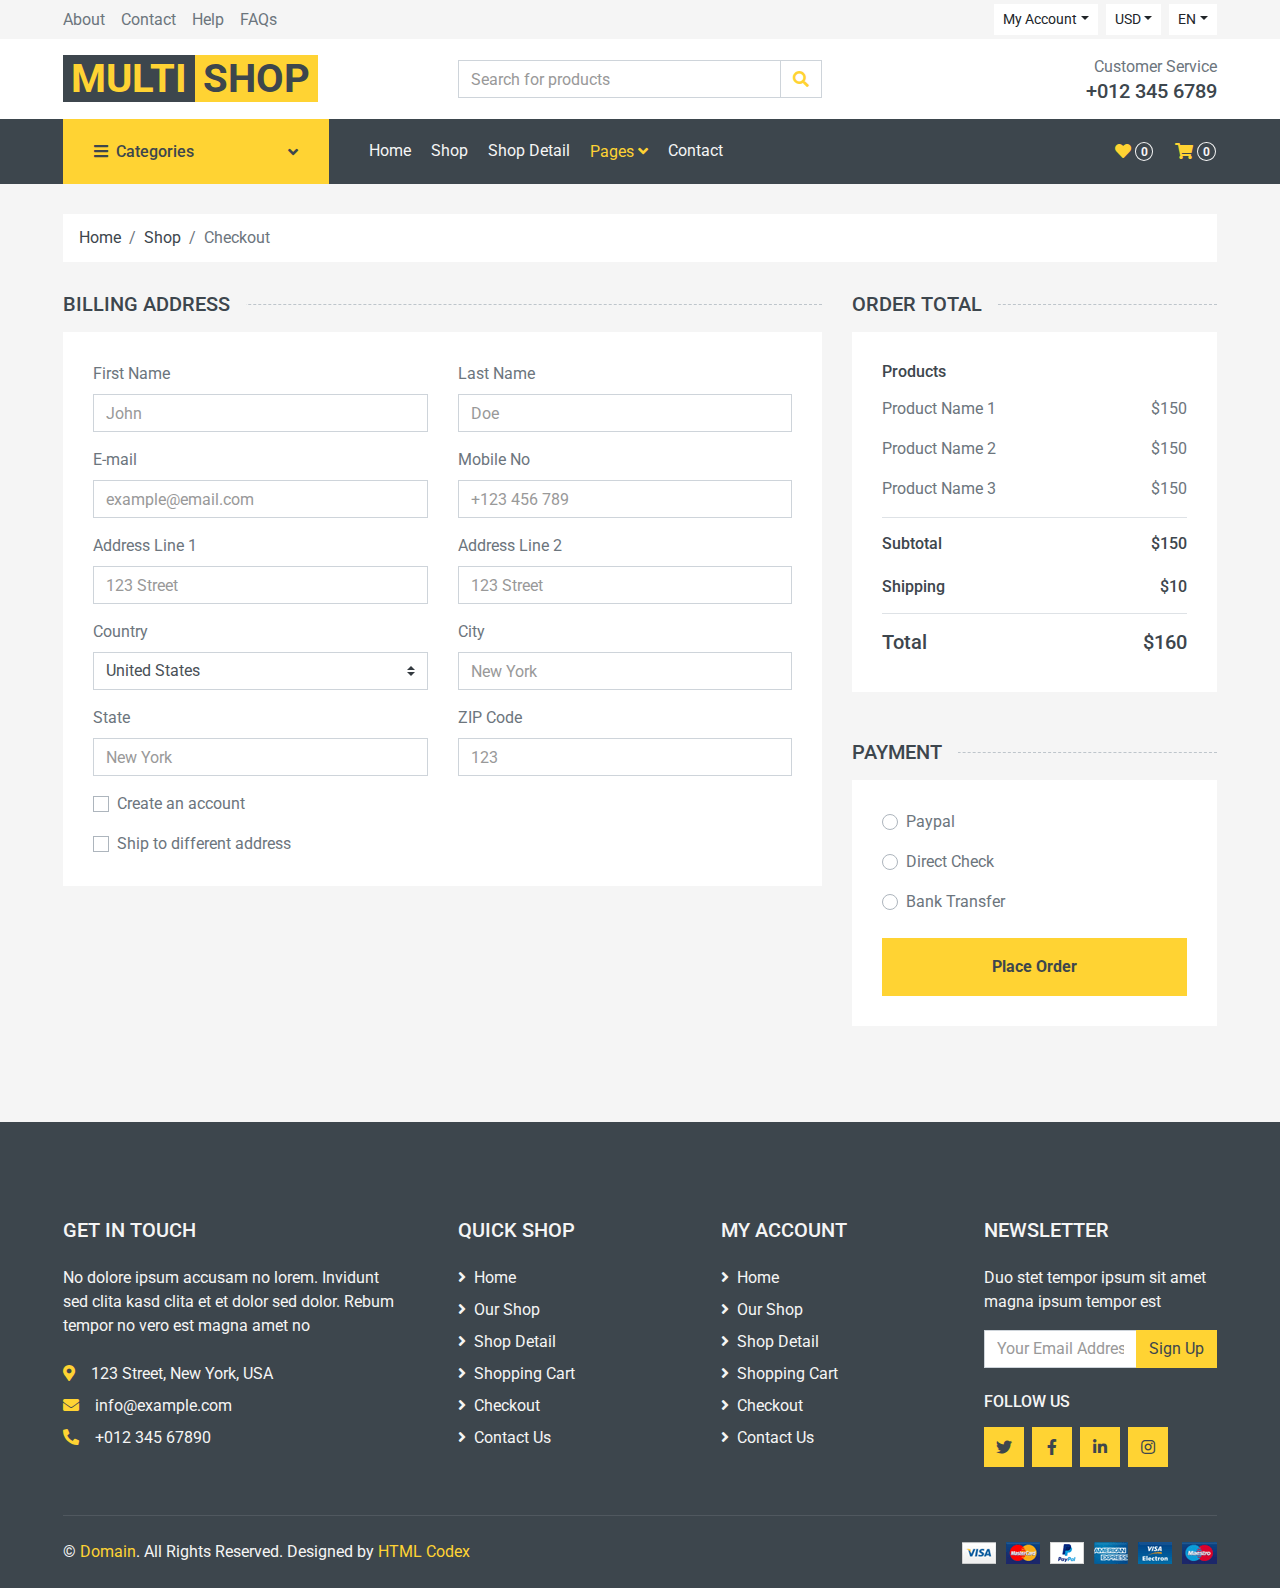
<file: E-Commerce/wwwroot/template/checkout.html>
<!DOCTYPE html>
<html lang="en">

<head>
    <meta charset="utf-8">
    <title>MultiShop - Online Shop Website Template</title>
    <meta content="width=device-width, initial-scale=1.0" name="viewport">
    <meta content="Free HTML Templates" name="keywords">
    <meta content="Free HTML Templates" name="description">

    <!-- Favicon -->
    <link href="img/favicon.ico" rel="icon">

    <!-- Google Web Fonts -->
    <link rel="preconnect" href="https://fonts.gstatic.com">
    <link href="https://fonts.googleapis.com/css2?family=Roboto:wght@400;500;700&display=swap" rel="stylesheet">  

    <!-- Font Awesome -->
    <link href="https://cdnjs.cloudflare.com/ajax/libs/font-awesome/5.10.0/css/all.min.css" rel="stylesheet">

    <!-- Libraries Stylesheet -->
    <link href="lib/animate/animate.min.css" rel="stylesheet">
    <link href="lib/owlcarousel/assets/owl.carousel.min.css" rel="stylesheet">

    <!-- Customized Bootstrap Stylesheet -->
    <link href="css/style.css" rel="stylesheet">
</head>

<body>
    <!-- Topbar Start -->
    <div class="container-fluid">
        <div class="row bg-secondary py-1 px-xl-5">
            <div class="col-lg-6 d-none d-lg-block">
                <div class="d-inline-flex align-items-center h-100">
                    <a class="text-body mr-3" href="">About</a>
                    <a class="text-body mr-3" href="">Contact</a>
                    <a class="text-body mr-3" href="">Help</a>
                    <a class="text-body mr-3" href="">FAQs</a>
                </div>
            </div>
            <div class="col-lg-6 text-center text-lg-right">
                <div class="d-inline-flex align-items-center">
                    <div class="btn-group">
                        <button type="button" class="btn btn-sm btn-light dropdown-toggle" data-toggle="dropdown">My Account</button>
                        <div class="dropdown-menu dropdown-menu-right">
                            <button class="dropdown-item" type="button">Sign in</button>
                            <button class="dropdown-item" type="button">Sign up</button>
                        </div>
                    </div>
                    <div class="btn-group mx-2">
                        <button type="button" class="btn btn-sm btn-light dropdown-toggle" data-toggle="dropdown">USD</button>
                        <div class="dropdown-menu dropdown-menu-right">
                            <button class="dropdown-item" type="button">EUR</button>
                            <button class="dropdown-item" type="button">GBP</button>
                            <button class="dropdown-item" type="button">CAD</button>
                        </div>
                    </div>
                    <div class="btn-group">
                        <button type="button" class="btn btn-sm btn-light dropdown-toggle" data-toggle="dropdown">EN</button>
                        <div class="dropdown-menu dropdown-menu-right">
                            <button class="dropdown-item" type="button">FR</button>
                            <button class="dropdown-item" type="button">AR</button>
                            <button class="dropdown-item" type="button">RU</button>
                        </div>
                    </div>
                </div>
                <div class="d-inline-flex align-items-center d-block d-lg-none">
                    <a href="" class="btn px-0 ml-2">
                        <i class="fas fa-heart text-dark"></i>
                        <span class="badge text-dark border border-dark rounded-circle" style="padding-bottom: 2px;">0</span>
                    </a>
                    <a href="" class="btn px-0 ml-2">
                        <i class="fas fa-shopping-cart text-dark"></i>
                        <span class="badge text-dark border border-dark rounded-circle" style="padding-bottom: 2px;">0</span>
                    </a>
                </div>
            </div>
        </div>
        <div class="row align-items-center bg-light py-3 px-xl-5 d-none d-lg-flex">
            <div class="col-lg-4">
                <a href="" class="text-decoration-none">
                    <span class="h1 text-uppercase text-primary bg-dark px-2">Multi</span>
                    <span class="h1 text-uppercase text-dark bg-primary px-2 ml-n1">Shop</span>
                </a>
            </div>
            <div class="col-lg-4 col-6 text-left">
                <form action="">
                    <div class="input-group">
                        <input type="text" class="form-control" placeholder="Search for products">
                        <div class="input-group-append">
                            <span class="input-group-text bg-transparent text-primary">
                                <i class="fa fa-search"></i>
                            </span>
                        </div>
                    </div>
                </form>
            </div>
            <div class="col-lg-4 col-6 text-right">
                <p class="m-0">Customer Service</p>
                <h5 class="m-0">+012 345 6789</h5>
            </div>
        </div>
    </div>
    <!-- Topbar End -->


    <!-- Navbar Start -->
    <div class="container-fluid bg-dark mb-30">
        <div class="row px-xl-5">
            <div class="col-lg-3 d-none d-lg-block">
                <a class="btn d-flex align-items-center justify-content-between bg-primary w-100" data-toggle="collapse" href="#navbar-vertical" style="height: 65px; padding: 0 30px;">
                    <h6 class="text-dark m-0"><i class="fa fa-bars mr-2"></i>Categories</h6>
                    <i class="fa fa-angle-down text-dark"></i>
                </a>
                <nav class="collapse position-absolute navbar navbar-vertical navbar-light align-items-start p-0 bg-light" id="navbar-vertical" style="width: calc(100% - 30px); z-index: 999;">
                    <div class="navbar-nav w-100">
                        <div class="nav-item dropdown dropright">
                            <a href="#" class="nav-link dropdown-toggle" data-toggle="dropdown">Dresses <i class="fa fa-angle-right float-right mt-1"></i></a>
                            <div class="dropdown-menu position-absolute rounded-0 border-0 m-0">
                                <a href="" class="dropdown-item">Men's Dresses</a>
                                <a href="" class="dropdown-item">Women's Dresses</a>
                                <a href="" class="dropdown-item">Baby's Dresses</a>
                            </div>
                        </div>
                        <a href="" class="nav-item nav-link">Shirts</a>
                        <a href="" class="nav-item nav-link">Jeans</a>
                        <a href="" class="nav-item nav-link">Swimwear</a>
                        <a href="" class="nav-item nav-link">Sleepwear</a>
                        <a href="" class="nav-item nav-link">Sportswear</a>
                        <a href="" class="nav-item nav-link">Jumpsuits</a>
                        <a href="" class="nav-item nav-link">Blazers</a>
                        <a href="" class="nav-item nav-link">Jackets</a>
                        <a href="" class="nav-item nav-link">Shoes</a>
                    </div>
                </nav>
            </div>
            <div class="col-lg-9">
                <nav class="navbar navbar-expand-lg bg-dark navbar-dark py-3 py-lg-0 px-0">
                    <a href="" class="text-decoration-none d-block d-lg-none">
                        <span class="h1 text-uppercase text-dark bg-light px-2">Multi</span>
                        <span class="h1 text-uppercase text-light bg-primary px-2 ml-n1">Shop</span>
                    </a>
                    <button type="button" class="navbar-toggler" data-toggle="collapse" data-target="#navbarCollapse">
                        <span class="navbar-toggler-icon"></span>
                    </button>
                    <div class="collapse navbar-collapse justify-content-between" id="navbarCollapse">
                        <div class="navbar-nav mr-auto py-0">
                            <a href="index.html" class="nav-item nav-link">Home</a>
                            <a href="shop.html" class="nav-item nav-link">Shop</a>
                            <a href="detail.html" class="nav-item nav-link">Shop Detail</a>
                            <div class="nav-item dropdown">
                                <a href="#" class="nav-link dropdown-toggle active" data-toggle="dropdown">Pages <i class="fa fa-angle-down mt-1"></i></a>
                                <div class="dropdown-menu bg-primary rounded-0 border-0 m-0">
                                    <a href="cart.html" class="dropdown-item">Shopping Cart</a>
                                    <a href="checkout.html" class="dropdown-item active">Checkout</a>
                                </div>
                            </div>
                            <a href="contact.html" class="nav-item nav-link">Contact</a>
                        </div>
                        <div class="navbar-nav ml-auto py-0 d-none d-lg-block">
                            <a href="" class="btn px-0">
                                <i class="fas fa-heart text-primary"></i>
                                <span class="badge text-secondary border border-secondary rounded-circle" style="padding-bottom: 2px;">0</span>
                            </a>
                            <a href="" class="btn px-0 ml-3">
                                <i class="fas fa-shopping-cart text-primary"></i>
                                <span class="badge text-secondary border border-secondary rounded-circle" style="padding-bottom: 2px;">0</span>
                            </a>
                        </div>
                    </div>
                </nav>
            </div>
        </div>
    </div>
    <!-- Navbar End -->


    <!-- Breadcrumb Start -->
    <div class="container-fluid">
        <div class="row px-xl-5">
            <div class="col-12">
                <nav class="breadcrumb bg-light mb-30">
                    <a class="breadcrumb-item text-dark" href="#">Home</a>
                    <a class="breadcrumb-item text-dark" href="#">Shop</a>
                    <span class="breadcrumb-item active">Checkout</span>
                </nav>
            </div>
        </div>
    </div>
    <!-- Breadcrumb End -->


    <!-- Checkout Start -->
    <div class="container-fluid">
        <div class="row px-xl-5">
            <div class="col-lg-8">
                <h5 class="section-title position-relative text-uppercase mb-3"><span class="bg-secondary pr-3">Billing Address</span></h5>
                <div class="bg-light p-30 mb-5">
                    <div class="row">
                        <div class="col-md-6 form-group">
                            <label>First Name</label>
                            <input class="form-control" type="text" placeholder="John">
                        </div>
                        <div class="col-md-6 form-group">
                            <label>Last Name</label>
                            <input class="form-control" type="text" placeholder="Doe">
                        </div>
                        <div class="col-md-6 form-group">
                            <label>E-mail</label>
                            <input class="form-control" type="text" placeholder="example@email.com">
                        </div>
                        <div class="col-md-6 form-group">
                            <label>Mobile No</label>
                            <input class="form-control" type="text" placeholder="+123 456 789">
                        </div>
                        <div class="col-md-6 form-group">
                            <label>Address Line 1</label>
                            <input class="form-control" type="text" placeholder="123 Street">
                        </div>
                        <div class="col-md-6 form-group">
                            <label>Address Line 2</label>
                            <input class="form-control" type="text" placeholder="123 Street">
                        </div>
                        <div class="col-md-6 form-group">
                            <label>Country</label>
                            <select class="custom-select">
                                <option selected>United States</option>
                                <option>Afghanistan</option>
                                <option>Albania</option>
                                <option>Algeria</option>
                            </select>
                        </div>
                        <div class="col-md-6 form-group">
                            <label>City</label>
                            <input class="form-control" type="text" placeholder="New York">
                        </div>
                        <div class="col-md-6 form-group">
                            <label>State</label>
                            <input class="form-control" type="text" placeholder="New York">
                        </div>
                        <div class="col-md-6 form-group">
                            <label>ZIP Code</label>
                            <input class="form-control" type="text" placeholder="123">
                        </div>
                        <div class="col-md-12 form-group">
                            <div class="custom-control custom-checkbox">
                                <input type="checkbox" class="custom-control-input" id="newaccount">
                                <label class="custom-control-label" for="newaccount">Create an account</label>
                            </div>
                        </div>
                        <div class="col-md-12">
                            <div class="custom-control custom-checkbox">
                                <input type="checkbox" class="custom-control-input" id="shipto">
                                <label class="custom-control-label" for="shipto"  data-toggle="collapse" data-target="#shipping-address">Ship to different address</label>
                            </div>
                        </div>
                    </div>
                </div>
                <div class="collapse mb-5" id="shipping-address">
                    <h5 class="section-title position-relative text-uppercase mb-3"><span class="bg-secondary pr-3">Shipping Address</span></h5>
                    <div class="bg-light p-30">
                        <div class="row">
                            <div class="col-md-6 form-group">
                                <label>First Name</label>
                                <input class="form-control" type="text" placeholder="John">
                            </div>
                            <div class="col-md-6 form-group">
                                <label>Last Name</label>
                                <input class="form-control" type="text" placeholder="Doe">
                            </div>
                            <div class="col-md-6 form-group">
                                <label>E-mail</label>
                                <input class="form-control" type="text" placeholder="example@email.com">
                            </div>
                            <div class="col-md-6 form-group">
                                <label>Mobile No</label>
                                <input class="form-control" type="text" placeholder="+123 456 789">
                            </div>
                            <div class="col-md-6 form-group">
                                <label>Address Line 1</label>
                                <input class="form-control" type="text" placeholder="123 Street">
                            </div>
                            <div class="col-md-6 form-group">
                                <label>Address Line 2</label>
                                <input class="form-control" type="text" placeholder="123 Street">
                            </div>
                            <div class="col-md-6 form-group">
                                <label>Country</label>
                                <select class="custom-select">
                                    <option selected>United States</option>
                                    <option>Afghanistan</option>
                                    <option>Albania</option>
                                    <option>Algeria</option>
                                </select>
                            </div>
                            <div class="col-md-6 form-group">
                                <label>City</label>
                                <input class="form-control" type="text" placeholder="New York">
                            </div>
                            <div class="col-md-6 form-group">
                                <label>State</label>
                                <input class="form-control" type="text" placeholder="New York">
                            </div>
                            <div class="col-md-6 form-group">
                                <label>ZIP Code</label>
                                <input class="form-control" type="text" placeholder="123">
                            </div>
                        </div>
                    </div>
                </div>
            </div>
            <div class="col-lg-4">
                <h5 class="section-title position-relative text-uppercase mb-3"><span class="bg-secondary pr-3">Order Total</span></h5>
                <div class="bg-light p-30 mb-5">
                    <div class="border-bottom">
                        <h6 class="mb-3">Products</h6>
                        <div class="d-flex justify-content-between">
                            <p>Product Name 1</p>
                            <p>$150</p>
                        </div>
                        <div class="d-flex justify-content-between">
                            <p>Product Name 2</p>
                            <p>$150</p>
                        </div>
                        <div class="d-flex justify-content-between">
                            <p>Product Name 3</p>
                            <p>$150</p>
                        </div>
                    </div>
                    <div class="border-bottom pt-3 pb-2">
                        <div class="d-flex justify-content-between mb-3">
                            <h6>Subtotal</h6>
                            <h6>$150</h6>
                        </div>
                        <div class="d-flex justify-content-between">
                            <h6 class="font-weight-medium">Shipping</h6>
                            <h6 class="font-weight-medium">$10</h6>
                        </div>
                    </div>
                    <div class="pt-2">
                        <div class="d-flex justify-content-between mt-2">
                            <h5>Total</h5>
                            <h5>$160</h5>
                        </div>
                    </div>
                </div>
                <div class="mb-5">
                    <h5 class="section-title position-relative text-uppercase mb-3"><span class="bg-secondary pr-3">Payment</span></h5>
                    <div class="bg-light p-30">
                        <div class="form-group">
                            <div class="custom-control custom-radio">
                                <input type="radio" class="custom-control-input" name="payment" id="paypal">
                                <label class="custom-control-label" for="paypal">Paypal</label>
                            </div>
                        </div>
                        <div class="form-group">
                            <div class="custom-control custom-radio">
                                <input type="radio" class="custom-control-input" name="payment" id="directcheck">
                                <label class="custom-control-label" for="directcheck">Direct Check</label>
                            </div>
                        </div>
                        <div class="form-group mb-4">
                            <div class="custom-control custom-radio">
                                <input type="radio" class="custom-control-input" name="payment" id="banktransfer">
                                <label class="custom-control-label" for="banktransfer">Bank Transfer</label>
                            </div>
                        </div>
                        <button class="btn btn-block btn-primary font-weight-bold py-3">Place Order</button>
                    </div>
                </div>
            </div>
        </div>
    </div>
    <!-- Checkout End -->


    <!-- Footer Start -->
    <div class="container-fluid bg-dark text-secondary mt-5 pt-5">
        <div class="row px-xl-5 pt-5">
            <div class="col-lg-4 col-md-12 mb-5 pr-3 pr-xl-5">
                <h5 class="text-secondary text-uppercase mb-4">Get In Touch</h5>
                <p class="mb-4">No dolore ipsum accusam no lorem. Invidunt sed clita kasd clita et et dolor sed dolor. Rebum tempor no vero est magna amet no</p>
                <p class="mb-2"><i class="fa fa-map-marker-alt text-primary mr-3"></i>123 Street, New York, USA</p>
                <p class="mb-2"><i class="fa fa-envelope text-primary mr-3"></i>info@example.com</p>
                <p class="mb-0"><i class="fa fa-phone-alt text-primary mr-3"></i>+012 345 67890</p>
            </div>
            <div class="col-lg-8 col-md-12">
                <div class="row">
                    <div class="col-md-4 mb-5">
                        <h5 class="text-secondary text-uppercase mb-4">Quick Shop</h5>
                        <div class="d-flex flex-column justify-content-start">
                            <a class="text-secondary mb-2" href="#"><i class="fa fa-angle-right mr-2"></i>Home</a>
                            <a class="text-secondary mb-2" href="#"><i class="fa fa-angle-right mr-2"></i>Our Shop</a>
                            <a class="text-secondary mb-2" href="#"><i class="fa fa-angle-right mr-2"></i>Shop Detail</a>
                            <a class="text-secondary mb-2" href="#"><i class="fa fa-angle-right mr-2"></i>Shopping Cart</a>
                            <a class="text-secondary mb-2" href="#"><i class="fa fa-angle-right mr-2"></i>Checkout</a>
                            <a class="text-secondary" href="#"><i class="fa fa-angle-right mr-2"></i>Contact Us</a>
                        </div>
                    </div>
                    <div class="col-md-4 mb-5">
                        <h5 class="text-secondary text-uppercase mb-4">My Account</h5>
                        <div class="d-flex flex-column justify-content-start">
                            <a class="text-secondary mb-2" href="#"><i class="fa fa-angle-right mr-2"></i>Home</a>
                            <a class="text-secondary mb-2" href="#"><i class="fa fa-angle-right mr-2"></i>Our Shop</a>
                            <a class="text-secondary mb-2" href="#"><i class="fa fa-angle-right mr-2"></i>Shop Detail</a>
                            <a class="text-secondary mb-2" href="#"><i class="fa fa-angle-right mr-2"></i>Shopping Cart</a>
                            <a class="text-secondary mb-2" href="#"><i class="fa fa-angle-right mr-2"></i>Checkout</a>
                            <a class="text-secondary" href="#"><i class="fa fa-angle-right mr-2"></i>Contact Us</a>
                        </div>
                    </div>
                    <div class="col-md-4 mb-5">
                        <h5 class="text-secondary text-uppercase mb-4">Newsletter</h5>
                        <p>Duo stet tempor ipsum sit amet magna ipsum tempor est</p>
                        <form action="">
                            <div class="input-group">
                                <input type="text" class="form-control" placeholder="Your Email Address">
                                <div class="input-group-append">
                                    <button class="btn btn-primary">Sign Up</button>
                                </div>
                            </div>
                        </form>
                        <h6 class="text-secondary text-uppercase mt-4 mb-3">Follow Us</h6>
                        <div class="d-flex">
                            <a class="btn btn-primary btn-square mr-2" href="#"><i class="fab fa-twitter"></i></a>
                            <a class="btn btn-primary btn-square mr-2" href="#"><i class="fab fa-facebook-f"></i></a>
                            <a class="btn btn-primary btn-square mr-2" href="#"><i class="fab fa-linkedin-in"></i></a>
                            <a class="btn btn-primary btn-square" href="#"><i class="fab fa-instagram"></i></a>
                        </div>
                    </div>
                </div>
            </div>
        </div>
        <div class="row border-top mx-xl-5 py-4" style="border-color: rgba(256, 256, 256, .1) !important;">
            <div class="col-md-6 px-xl-0">
                <p class="mb-md-0 text-center text-md-left text-secondary">
                    &copy; <a class="text-primary" href="#">Domain</a>. All Rights Reserved. Designed
                    by
                    <a class="text-primary" href="https://htmlcodex.com">HTML Codex</a>
                </p>
            </div>
            <div class="col-md-6 px-xl-0 text-center text-md-right">
                <img class="img-fluid" src="img/payments.png" alt="">
            </div>
        </div>
    </div>
    <!-- Footer End -->


    <!-- Back to Top -->
    <a href="#" class="btn btn-primary back-to-top"><i class="fa fa-angle-double-up"></i></a>


    <!-- JavaScript Libraries -->
    <script src="https://code.jquery.com/jquery-3.4.1.min.js"></script>
    <script src="https://stackpath.bootstrapcdn.com/bootstrap/4.4.1/js/bootstrap.bundle.min.js"></script>
    <script src="lib/easing/easing.min.js"></script>
    <script src="lib/owlcarousel/owl.carousel.min.js"></script>

    <!-- Contact Javascript File -->
    <script src="mail/jqBootstrapValidation.min.js"></script>
    <script src="mail/contact.js"></script>

    <!-- Template Javascript -->
    <script src="js/main.js"></script>
</body>

</html>
</file>
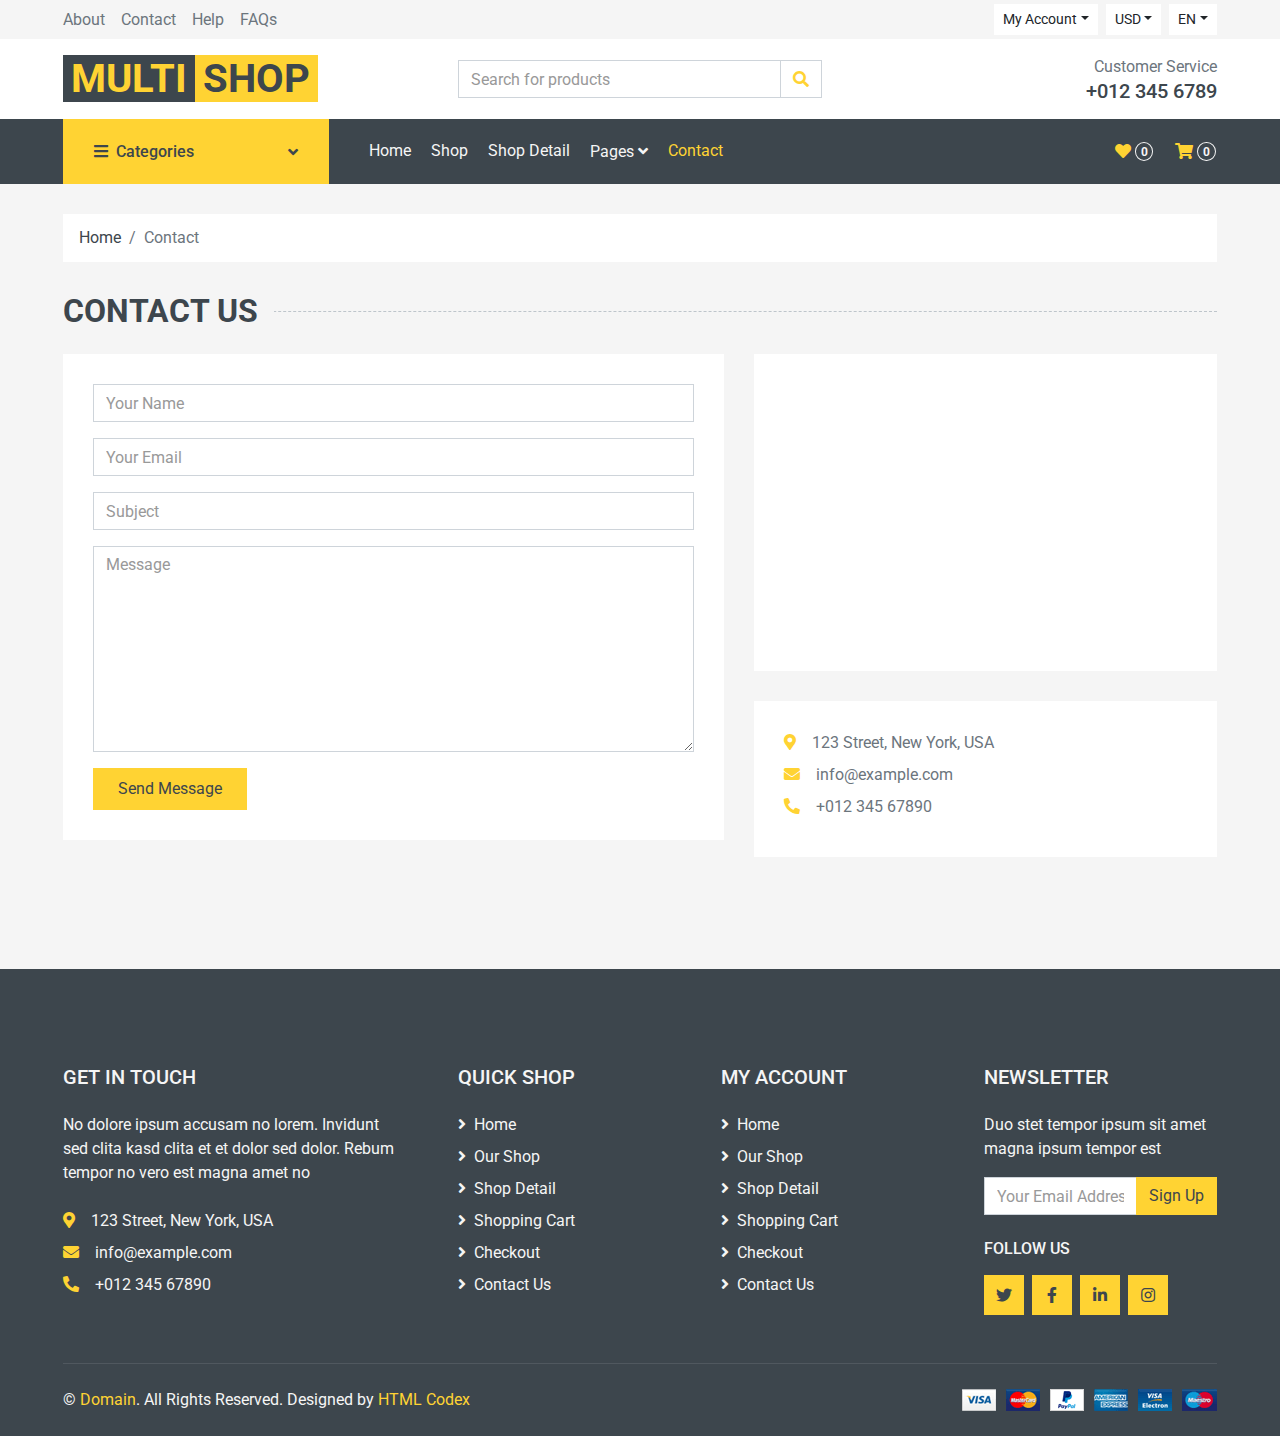
<file: E-Commerce/wwwroot/template/contact.html>
<!DOCTYPE html>
<html lang="en">

<head>
    <meta charset="utf-8">
    <title>MultiShop - Online Shop Website Template</title>
    <meta content="width=device-width, initial-scale=1.0" name="viewport">
    <meta content="Free HTML Templates" name="keywords">
    <meta content="Free HTML Templates" name="description">

    <!-- Favicon -->
    <link href="img/favicon.ico" rel="icon">

    <!-- Google Web Fonts -->
    <link rel="preconnect" href="https://fonts.gstatic.com">
    <link href="https://fonts.googleapis.com/css2?family=Roboto:wght@400;500;700&display=swap" rel="stylesheet">  

    <!-- Font Awesome -->
    <link href="https://cdnjs.cloudflare.com/ajax/libs/font-awesome/5.10.0/css/all.min.css" rel="stylesheet">

    <!-- Libraries Stylesheet -->
    <link href="lib/animate/animate.min.css" rel="stylesheet">
    <link href="lib/owlcarousel/assets/owl.carousel.min.css" rel="stylesheet">

    <!-- Customized Bootstrap Stylesheet -->
    <link href="css/style.css" rel="stylesheet">
</head>

<body>
    <!-- Topbar Start -->
    <div class="container-fluid">
        <div class="row bg-secondary py-1 px-xl-5">
            <div class="col-lg-6 d-none d-lg-block">
                <div class="d-inline-flex align-items-center h-100">
                    <a class="text-body mr-3" href="">About</a>
                    <a class="text-body mr-3" href="">Contact</a>
                    <a class="text-body mr-3" href="">Help</a>
                    <a class="text-body mr-3" href="">FAQs</a>
                </div>
            </div>
            <div class="col-lg-6 text-center text-lg-right">
                <div class="d-inline-flex align-items-center">
                    <div class="btn-group">
                        <button type="button" class="btn btn-sm btn-light dropdown-toggle" data-toggle="dropdown">My Account</button>
                        <div class="dropdown-menu dropdown-menu-right">
                            <button class="dropdown-item" type="button">Sign in</button>
                            <button class="dropdown-item" type="button">Sign up</button>
                        </div>
                    </div>
                    <div class="btn-group mx-2">
                        <button type="button" class="btn btn-sm btn-light dropdown-toggle" data-toggle="dropdown">USD</button>
                        <div class="dropdown-menu dropdown-menu-right">
                            <button class="dropdown-item" type="button">EUR</button>
                            <button class="dropdown-item" type="button">GBP</button>
                            <button class="dropdown-item" type="button">CAD</button>
                        </div>
                    </div>
                    <div class="btn-group">
                        <button type="button" class="btn btn-sm btn-light dropdown-toggle" data-toggle="dropdown">EN</button>
                        <div class="dropdown-menu dropdown-menu-right">
                            <button class="dropdown-item" type="button">FR</button>
                            <button class="dropdown-item" type="button">AR</button>
                            <button class="dropdown-item" type="button">RU</button>
                        </div>
                    </div>
                </div>
                <div class="d-inline-flex align-items-center d-block d-lg-none">
                    <a href="" class="btn px-0 ml-2">
                        <i class="fas fa-heart text-dark"></i>
                        <span class="badge text-dark border border-dark rounded-circle" style="padding-bottom: 2px;">0</span>
                    </a>
                    <a href="" class="btn px-0 ml-2">
                        <i class="fas fa-shopping-cart text-dark"></i>
                        <span class="badge text-dark border border-dark rounded-circle" style="padding-bottom: 2px;">0</span>
                    </a>
                </div>
            </div>
        </div>
        <div class="row align-items-center bg-light py-3 px-xl-5 d-none d-lg-flex">
            <div class="col-lg-4">
                <a href="" class="text-decoration-none">
                    <span class="h1 text-uppercase text-primary bg-dark px-2">Multi</span>
                    <span class="h1 text-uppercase text-dark bg-primary px-2 ml-n1">Shop</span>
                </a>
            </div>
            <div class="col-lg-4 col-6 text-left">
                <form action="">
                    <div class="input-group">
                        <input type="text" class="form-control" placeholder="Search for products">
                        <div class="input-group-append">
                            <span class="input-group-text bg-transparent text-primary">
                                <i class="fa fa-search"></i>
                            </span>
                        </div>
                    </div>
                </form>
            </div>
            <div class="col-lg-4 col-6 text-right">
                <p class="m-0">Customer Service</p>
                <h5 class="m-0">+012 345 6789</h5>
            </div>
        </div>
    </div>
    <!-- Topbar End -->


    <!-- Navbar Start -->
    <div class="container-fluid bg-dark mb-30">
        <div class="row px-xl-5">
            <div class="col-lg-3 d-none d-lg-block">
                <a class="btn d-flex align-items-center justify-content-between bg-primary w-100" data-toggle="collapse" href="#navbar-vertical" style="height: 65px; padding: 0 30px;">
                    <h6 class="text-dark m-0"><i class="fa fa-bars mr-2"></i>Categories</h6>
                    <i class="fa fa-angle-down text-dark"></i>
                </a>
                <nav class="collapse position-absolute navbar navbar-vertical navbar-light align-items-start p-0 bg-light" id="navbar-vertical" style="width: calc(100% - 30px); z-index: 999;">
                    <div class="navbar-nav w-100">
                        <div class="nav-item dropdown dropright">
                            <a href="#" class="nav-link dropdown-toggle" data-toggle="dropdown">Dresses <i class="fa fa-angle-right float-right mt-1"></i></a>
                            <div class="dropdown-menu position-absolute rounded-0 border-0 m-0">
                                <a href="" class="dropdown-item">Men's Dresses</a>
                                <a href="" class="dropdown-item">Women's Dresses</a>
                                <a href="" class="dropdown-item">Baby's Dresses</a>
                            </div>
                        </div>
                        <a href="" class="nav-item nav-link">Shirts</a>
                        <a href="" class="nav-item nav-link">Jeans</a>
                        <a href="" class="nav-item nav-link">Swimwear</a>
                        <a href="" class="nav-item nav-link">Sleepwear</a>
                        <a href="" class="nav-item nav-link">Sportswear</a>
                        <a href="" class="nav-item nav-link">Jumpsuits</a>
                        <a href="" class="nav-item nav-link">Blazers</a>
                        <a href="" class="nav-item nav-link">Jackets</a>
                        <a href="" class="nav-item nav-link">Shoes</a>
                    </div>
                </nav>
            </div>
            <div class="col-lg-9">
                <nav class="navbar navbar-expand-lg bg-dark navbar-dark py-3 py-lg-0 px-0">
                    <a href="" class="text-decoration-none d-block d-lg-none">
                        <span class="h1 text-uppercase text-dark bg-light px-2">Multi</span>
                        <span class="h1 text-uppercase text-light bg-primary px-2 ml-n1">Shop</span>
                    </a>
                    <button type="button" class="navbar-toggler" data-toggle="collapse" data-target="#navbarCollapse">
                        <span class="navbar-toggler-icon"></span>
                    </button>
                    <div class="collapse navbar-collapse justify-content-between" id="navbarCollapse">
                        <div class="navbar-nav mr-auto py-0">
                            <a href="index.html" class="nav-item nav-link">Home</a>
                            <a href="shop.html" class="nav-item nav-link">Shop</a>
                            <a href="detail.html" class="nav-item nav-link">Shop Detail</a>
                            <div class="nav-item dropdown">
                                <a href="#" class="nav-link dropdown-toggle" data-toggle="dropdown">Pages <i class="fa fa-angle-down mt-1"></i></a>
                                <div class="dropdown-menu bg-primary rounded-0 border-0 m-0">
                                    <a href="cart.html" class="dropdown-item">Shopping Cart</a>
                                    <a href="checkout.html" class="dropdown-item">Checkout</a>
                                </div>
                            </div>
                            <a href="contact.html" class="nav-item nav-link active">Contact</a>
                        </div>
                        <div class="navbar-nav ml-auto py-0 d-none d-lg-block">
                            <a href="" class="btn px-0">
                                <i class="fas fa-heart text-primary"></i>
                                <span class="badge text-secondary border border-secondary rounded-circle" style="padding-bottom: 2px;">0</span>
                            </a>
                            <a href="" class="btn px-0 ml-3">
                                <i class="fas fa-shopping-cart text-primary"></i>
                                <span class="badge text-secondary border border-secondary rounded-circle" style="padding-bottom: 2px;">0</span>
                            </a>
                        </div>
                    </div>
                </nav>
            </div>
        </div>
    </div>
    <!-- Navbar End -->


    <!-- Breadcrumb Start -->
    <div class="container-fluid">
        <div class="row px-xl-5">
            <div class="col-12">
                <nav class="breadcrumb bg-light mb-30">
                    <a class="breadcrumb-item text-dark" href="#">Home</a>
                    <span class="breadcrumb-item active">Contact</span>
                </nav>
            </div>
        </div>
    </div>
    <!-- Breadcrumb End -->


    <!-- Contact Start -->
    <div class="container-fluid">
        <h2 class="section-title position-relative text-uppercase mx-xl-5 mb-4"><span class="bg-secondary pr-3">Contact Us</span></h2>
        <div class="row px-xl-5">
            <div class="col-lg-7 mb-5">
                <div class="contact-form bg-light p-30">
                    <div id="success"></div>
                    <form name="sentMessage" id="contactForm" novalidate="novalidate">
                        <div class="control-group">
                            <input type="text" class="form-control" id="name" placeholder="Your Name"
                                required="required" data-validation-required-message="Please enter your name" />
                            <p class="help-block text-danger"></p>
                        </div>
                        <div class="control-group">
                            <input type="email" class="form-control" id="email" placeholder="Your Email"
                                required="required" data-validation-required-message="Please enter your email" />
                            <p class="help-block text-danger"></p>
                        </div>
                        <div class="control-group">
                            <input type="text" class="form-control" id="subject" placeholder="Subject"
                                required="required" data-validation-required-message="Please enter a subject" />
                            <p class="help-block text-danger"></p>
                        </div>
                        <div class="control-group">
                            <textarea class="form-control" rows="8" id="message" placeholder="Message"
                                required="required"
                                data-validation-required-message="Please enter your message"></textarea>
                            <p class="help-block text-danger"></p>
                        </div>
                        <div>
                            <button class="btn btn-primary py-2 px-4" type="submit" id="sendMessageButton">Send
                                Message</button>
                        </div>
                    </form>
                </div>
            </div>
            <div class="col-lg-5 mb-5">
                <div class="bg-light p-30 mb-30">
                    <iframe style="width: 100%; height: 250px;"
                    src="https://www.google.com/maps/embed?pb=!1m18!1m12!1m3!1d3001156.4288297426!2d-78.01371936852176!3d42.72876761954724!2m3!1f0!2f0!3f0!3m2!1i1024!2i768!4f13.1!3m3!1m2!1s0x4ccc4bf0f123a5a9%3A0xddcfc6c1de189567!2sNew%20York%2C%20USA!5e0!3m2!1sen!2sbd!4v1603794290143!5m2!1sen!2sbd"
                    frameborder="0" style="border:0;" allowfullscreen="" aria-hidden="false" tabindex="0"></iframe>
                </div>
                <div class="bg-light p-30 mb-3">
                    <p class="mb-2"><i class="fa fa-map-marker-alt text-primary mr-3"></i>123 Street, New York, USA</p>
                    <p class="mb-2"><i class="fa fa-envelope text-primary mr-3"></i>info@example.com</p>
                    <p class="mb-2"><i class="fa fa-phone-alt text-primary mr-3"></i>+012 345 67890</p>
                </div>
            </div>
        </div>
    </div>
    <!-- Contact End -->


    <!-- Footer Start -->
    <div class="container-fluid bg-dark text-secondary mt-5 pt-5">
        <div class="row px-xl-5 pt-5">
            <div class="col-lg-4 col-md-12 mb-5 pr-3 pr-xl-5">
                <h5 class="text-secondary text-uppercase mb-4">Get In Touch</h5>
                <p class="mb-4">No dolore ipsum accusam no lorem. Invidunt sed clita kasd clita et et dolor sed dolor. Rebum tempor no vero est magna amet no</p>
                <p class="mb-2"><i class="fa fa-map-marker-alt text-primary mr-3"></i>123 Street, New York, USA</p>
                <p class="mb-2"><i class="fa fa-envelope text-primary mr-3"></i>info@example.com</p>
                <p class="mb-0"><i class="fa fa-phone-alt text-primary mr-3"></i>+012 345 67890</p>
            </div>
            <div class="col-lg-8 col-md-12">
                <div class="row">
                    <div class="col-md-4 mb-5">
                        <h5 class="text-secondary text-uppercase mb-4">Quick Shop</h5>
                        <div class="d-flex flex-column justify-content-start">
                            <a class="text-secondary mb-2" href="#"><i class="fa fa-angle-right mr-2"></i>Home</a>
                            <a class="text-secondary mb-2" href="#"><i class="fa fa-angle-right mr-2"></i>Our Shop</a>
                            <a class="text-secondary mb-2" href="#"><i class="fa fa-angle-right mr-2"></i>Shop Detail</a>
                            <a class="text-secondary mb-2" href="#"><i class="fa fa-angle-right mr-2"></i>Shopping Cart</a>
                            <a class="text-secondary mb-2" href="#"><i class="fa fa-angle-right mr-2"></i>Checkout</a>
                            <a class="text-secondary" href="#"><i class="fa fa-angle-right mr-2"></i>Contact Us</a>
                        </div>
                    </div>
                    <div class="col-md-4 mb-5">
                        <h5 class="text-secondary text-uppercase mb-4">My Account</h5>
                        <div class="d-flex flex-column justify-content-start">
                            <a class="text-secondary mb-2" href="#"><i class="fa fa-angle-right mr-2"></i>Home</a>
                            <a class="text-secondary mb-2" href="#"><i class="fa fa-angle-right mr-2"></i>Our Shop</a>
                            <a class="text-secondary mb-2" href="#"><i class="fa fa-angle-right mr-2"></i>Shop Detail</a>
                            <a class="text-secondary mb-2" href="#"><i class="fa fa-angle-right mr-2"></i>Shopping Cart</a>
                            <a class="text-secondary mb-2" href="#"><i class="fa fa-angle-right mr-2"></i>Checkout</a>
                            <a class="text-secondary" href="#"><i class="fa fa-angle-right mr-2"></i>Contact Us</a>
                        </div>
                    </div>
                    <div class="col-md-4 mb-5">
                        <h5 class="text-secondary text-uppercase mb-4">Newsletter</h5>
                        <p>Duo stet tempor ipsum sit amet magna ipsum tempor est</p>
                        <form action="">
                            <div class="input-group">
                                <input type="text" class="form-control" placeholder="Your Email Address">
                                <div class="input-group-append">
                                    <button class="btn btn-primary">Sign Up</button>
                                </div>
                            </div>
                        </form>
                        <h6 class="text-secondary text-uppercase mt-4 mb-3">Follow Us</h6>
                        <div class="d-flex">
                            <a class="btn btn-primary btn-square mr-2" href="#"><i class="fab fa-twitter"></i></a>
                            <a class="btn btn-primary btn-square mr-2" href="#"><i class="fab fa-facebook-f"></i></a>
                            <a class="btn btn-primary btn-square mr-2" href="#"><i class="fab fa-linkedin-in"></i></a>
                            <a class="btn btn-primary btn-square" href="#"><i class="fab fa-instagram"></i></a>
                        </div>
                    </div>
                </div>
            </div>
        </div>
        <div class="row border-top mx-xl-5 py-4" style="border-color: rgba(256, 256, 256, .1) !important;">
            <div class="col-md-6 px-xl-0">
                <p class="mb-md-0 text-center text-md-left text-secondary">
                    &copy; <a class="text-primary" href="#">Domain</a>. All Rights Reserved. Designed
                    by
                    <a class="text-primary" href="https://htmlcodex.com">HTML Codex</a>
                </p>
            </div>
            <div class="col-md-6 px-xl-0 text-center text-md-right">
                <img class="img-fluid" src="img/payments.png" alt="">
            </div>
        </div>
    </div>
    <!-- Footer End -->


    <!-- Back to Top -->
    <a href="#" class="btn btn-primary back-to-top"><i class="fa fa-angle-double-up"></i></a>


    <!-- JavaScript Libraries -->
    <script src="https://code.jquery.com/jquery-3.4.1.min.js"></script>
    <script src="https://stackpath.bootstrapcdn.com/bootstrap/4.4.1/js/bootstrap.bundle.min.js"></script>
    <script src="lib/easing/easing.min.js"></script>
    <script src="lib/owlcarousel/owl.carousel.min.js"></script>

    <!-- Contact Javascript File -->
    <script src="mail/jqBootstrapValidation.min.js"></script>
    <script src="mail/contact.js"></script>

    <!-- Template Javascript -->
    <script src="js/main.js"></script>
</body>

</html>
</file>
<file: E-Commerce/wwwroot/AdminLTE-3.0.4/plugins/daterangepicker/daterangepicker.css>
.daterangepicker {
  position: absolute;
  color: inherit;
  background-color: #fff;
  border-radius: 4px;
  border: 1px solid #ddd;
  width: 278px;
  max-width: none;
  padding: 0;
  margin-top: 7px;
  top: 100px;
  left: 20px;
  z-index: 3001;
  display: none;
  font-family: arial;
  font-size: 15px;
  line-height: 1em;
}

.daterangepicker:before, .daterangepicker:after {
  position: absolute;
  display: inline-block;
  border-bottom-color: rgba(0, 0, 0, 0.2);
  content: '';
}

.daterangepicker:before {
  top: -7px;
  border-right: 7px solid transparent;
  border-left: 7px solid transparent;
  border-bottom: 7px solid #ccc;
}

.daterangepicker:after {
  top: -6px;
  border-right: 6px solid transparent;
  border-bottom: 6px solid #fff;
  border-left: 6px solid transparent;
}

.daterangepicker.opensleft:before {
  right: 9px;
}

.daterangepicker.opensleft:after {
  right: 10px;
}

.daterangepicker.openscenter:before {
  left: 0;
  right: 0;
  width: 0;
  margin-left: auto;
  margin-right: auto;
}

.daterangepicker.openscenter:after {
  left: 0;
  right: 0;
  width: 0;
  margin-left: auto;
  margin-right: auto;
}

.daterangepicker.opensright:before {
  left: 9px;
}

.daterangepicker.opensright:after {
  left: 10px;
}

.daterangepicker.drop-up {
  margin-top: -7px;
}

.daterangepicker.drop-up:before {
  top: initial;
  bottom: -7px;
  border-bottom: initial;
  border-top: 7px solid #ccc;
}

.daterangepicker.drop-up:after {
  top: initial;
  bottom: -6px;
  border-bottom: initial;
  border-top: 6px solid #fff;
}

.daterangepicker.single .daterangepicker .ranges, .daterangepicker.single .drp-calendar {
  float: none;
}

.daterangepicker.single .drp-selected {
  display: none;
}

.daterangepicker.show-calendar .drp-calendar {
  display: block;
}

.daterangepicker.show-calendar .drp-buttons {
  display: block;
}

.daterangepicker.auto-apply .drp-buttons {
  display: none;
}

.daterangepicker .drp-calendar {
  display: none;
  max-width: 270px;
}

.daterangepicker .drp-calendar.left {
  padding: 8px 0 8px 8px;
}

.daterangepicker .drp-calendar.right {
  padding: 8px;
}

.daterangepicker .drp-calendar.single .calendar-table {
  border: none;
}

.daterangepicker .calendar-table .next span, .daterangepicker .calendar-table .prev span {
  color: #fff;
  border: solid black;
  border-width: 0 2px 2px 0;
  border-radius: 0;
  display: inline-block;
  padding: 3px;
}

.daterangepicker .calendar-table .next span {
  transform: rotate(-45deg);
  -webkit-transform: rotate(-45deg);
}

.daterangepicker .calendar-table .prev span {
  transform: rotate(135deg);
  -webkit-transform: rotate(135deg);
}

.daterangepicker .calendar-table th, .daterangepicker .calendar-table td {
  white-space: nowrap;
  text-align: center;
  vertical-align: middle;
  min-width: 32px;
  width: 32px;
  height: 24px;
  line-height: 24px;
  font-size: 12px;
  border-radius: 4px;
  border: 1px solid transparent;
  white-space: nowrap;
  cursor: pointer;
}

.daterangepicker .calendar-table {
  border: 1px solid #fff;
  border-radius: 4px;
  background-color: #fff;
}

.daterangepicker .calendar-table table {
  width: 100%;
  margin: 0;
  border-spacing: 0;
  border-collapse: collapse;
}

.daterangepicker td.available:hover, .daterangepicker th.available:hover {
  background-color: #eee;
  border-color: transparent;
  color: inherit;
}

.daterangepicker td.week, .daterangepicker th.week {
  font-size: 80%;
  color: #ccc;
}

.daterangepicker td.off, .daterangepicker td.off.in-range, .daterangepicker td.off.start-date, .daterangepicker td.off.end-date {
  background-color: #fff;
  border-color: transparent;
  color: #999;
}

.daterangepicker td.in-range {
  background-color: #ebf4f8;
  border-color: transparent;
  color: #000;
  border-radius: 0;
}

.daterangepicker td.start-date {
  border-radius: 4px 0 0 4px;
}

.daterangepicker td.end-date {
  border-radius: 0 4px 4px 0;
}

.daterangepicker td.start-date.end-date {
  border-radius: 4px;
}

.daterangepicker td.active, .daterangepicker td.active:hover {
  background-color: #357ebd;
  border-color: transparent;
  color: #fff;
}

.daterangepicker th.month {
  width: auto;
}

.daterangepicker td.disabled, .daterangepicker option.disabled {
  color: #999;
  cursor: not-allowed;
  text-decoration: line-through;
}

.daterangepicker select.monthselect, .daterangepicker select.yearselect {
  font-size: 12px;
  padding: 1px;
  height: auto;
  margin: 0;
  cursor: default;
}

.daterangepicker select.monthselect {
  margin-right: 2%;
  width: 56%;
}

.daterangepicker select.yearselect {
  width: 40%;
}

.daterangepicker select.hourselect, .daterangepicker select.minuteselect, .daterangepicker select.secondselect, .daterangepicker select.ampmselect {
  width: 50px;
  margin: 0 auto;
  background: #eee;
  border: 1px solid #eee;
  padding: 2px;
  outline: 0;
  font-size: 12px;
}

.daterangepicker .calendar-time {
  text-align: center;
  margin: 4px auto 0 auto;
  line-height: 30px;
  position: relative;
}

.daterangepicker .calendar-time select.disabled {
  color: #ccc;
  cursor: not-allowed;
}

.daterangepicker .drp-buttons {
  clear: both;
  text-align: right;
  padding: 8px;
  border-top: 1px solid #ddd;
  display: none;
  line-height: 12px;
  vertical-align: middle;
}

.daterangepicker .drp-selected {
  display: inline-block;
  font-size: 12px;
  padding-right: 8px;
}

.daterangepicker .drp-buttons .btn {
  margin-left: 8px;
  font-size: 12px;
  font-weight: bold;
  padding: 4px 8px;
}

.daterangepicker.show-ranges.single.rtl .drp-calendar.left {
  border-right: 1px solid #ddd;
}

.daterangepicker.show-ranges.single.ltr .drp-calendar.left {
  border-left: 1px solid #ddd;
}

.daterangepicker.show-ranges.rtl .drp-calendar.right {
  border-right: 1px solid #ddd;
}

.daterangepicker.show-ranges.ltr .drp-calendar.left {
  border-left: 1px solid #ddd;
}

.daterangepicker .ranges {
  float: none;
  text-align: left;
  margin: 0;
}

.daterangepicker.show-calendar .ranges {
  margin-top: 8px;
}

.daterangepicker .ranges ul {
  list-style: none;
  margin: 0 auto;
  padding: 0;
  width: 100%;
}

.daterangepicker .ranges li {
  font-size: 12px;
  padding: 8px 12px;
  cursor: pointer;
}

.daterangepicker .ranges li:hover {
  background-color: #eee;
}

.daterangepicker .ranges li.active {
  background-color: #08c;
  color: #fff;
}

/*  Larger Screen Styling */
@media (min-width: 564px) {
  .daterangepicker {
    width: auto;
  }

  .daterangepicker .ranges ul {
    width: 140px;
  }

  .daterangepicker.single .ranges ul {
    width: 100%;
  }

  .daterangepicker.single .drp-calendar.left {
    clear: none;
  }

  .daterangepicker.single .ranges, .daterangepicker.single .drp-calendar {
    float: left;
  }

  .daterangepicker {
    direction: ltr;
    text-align: left;
  }

  .daterangepicker .drp-calendar.left {
    clear: left;
    margin-right: 0;
  }

  .daterangepicker .drp-calendar.left .calendar-table {
    border-right: none;
    border-top-right-radius: 0;
    border-bottom-right-radius: 0;
  }

  .daterangepicker .drp-calendar.right {
    margin-left: 0;
  }

  .daterangepicker .drp-calendar.right .calendar-table {
    border-left: none;
    border-top-left-radius: 0;
    border-bottom-left-radius: 0;
  }

  .daterangepicker .drp-calendar.left .calendar-table {
    padding-right: 8px;
  }

  .daterangepicker .ranges, .daterangepicker .drp-calendar {
    float: left;
  }
}

@media (min-width: 730px) {
  .daterangepicker .ranges {
    width: auto;
  }

  .daterangepicker .ranges {
    float: left;
  }

  .daterangepicker.rtl .ranges {
    float: right;
  }

  .daterangepicker .drp-calendar.left {
    clear: none !important;
  }
}
</file>
<file: E-Commerce/wwwroot/AdminLTE-3.0.4/plugins/summernote/summernote-bs4.css>
/*!
 * 
 * Super simple wysiwyg editor v0.8.16
 * https://summernote.org
 * 
 * 
 * Copyright 2013- Alan Hong. and other contributors
 * summernote may be freely distributed under the MIT license.
 * 
 * Date: 2020-02-19T09:12Z
 * 
 */
@font-face {
  font-family: "summernote";
  font-style: normal;
  font-weight: 400;
  font-display: auto;
  src: url(font/summernote.eot);
  src: url(font/summernote.eot?#iefix) format("embedded-opentype"), url(font/summernote.woff2) format("woff2"), url(font/summernote.woff) format("woff"), url(font/summernote.ttf) format("truetype");}


[class^="note-icon"]:before,
[class*=" note-icon"]:before {
  display: inline-block;
  font-family: summernote;
  font-style: normal;
  font-size: inherit;
  text-decoration: inherit;
  text-rendering: auto;
  text-transform: none;
  vertical-align: middle;
  -moz-osx-font-smoothing: grayscale;
  -webkit-font-smoothing: antialiased;
  speak: none;
}


.note-icon-fw {
  text-align: center;
  width: 1.25em;
}

.note-icon-border {
  border: solid 0.08em #eee;
  border-radius: 0.1em;
  padding: 0.2em 0.25em 0.15em;
}

.note-icon-pull-left {
  float: left;
}

.note-icon-pull-right {
  float: right;
}

.note-icon.note-icon-pull-left {
  margin-right: 0.3em;
}

.note-icon.note-icon-pull-right {
  margin-left: 0.3em;
}


.note-icon-align::before {
  content: "\ea01";
}

.note-icon-align-center::before {
  content: "\ea02";
}

.note-icon-align-indent::before {
  content: "\ea03";
}

.note-icon-align-justify::before {
  content: "\ea04";
}

.note-icon-align-left::before {
  content: "\ea05";
}

.note-icon-align-outdent::before {
  content: "\ea06";
}

.note-icon-align-right::before {
  content: "\ea07";
}

.note-icon-arrow-circle-down::before {
  content: "\ea08";
}

.note-icon-arrow-circle-left::before {
  content: "\ea09";
}

.note-icon-arrow-circle-right::before {
  content: "\ea0a";
}

.note-icon-arrow-circle-up::before {
  content: "\ea0b";
}

.note-icon-arrows-alt::before {
  content: "\ea0c";
}

.note-icon-arrows-h::before {
  content: "\ea0d";
}

.note-icon-arrows-v::before {
  content: "\ea0e";
}

.note-icon-bold::before {
  content: "\ea0f";
}

.note-icon-caret::before {
  content: "\ea10";
}

.note-icon-chain-broken::before {
  content: "\ea11";
}

.note-icon-circle::before {
  content: "\ea12";
}

.note-icon-close::before {
  content: "\ea13";
}

.note-icon-code::before {
  content: "\ea14";
}

.note-icon-col-after::before {
  content: "\ea15";
}

.note-icon-col-before::before {
  content: "\ea16";
}

.note-icon-col-remove::before {
  content: "\ea17";
}

.note-icon-eraser::before {
  content: "\ea18";
}

.note-icon-float-left::before {
  content: "\ea19";
}

.note-icon-float-none::before {
  content: "\ea1a";
}

.note-icon-float-right::before {
  content: "\ea1b";
}

.note-icon-font::before {
  content: "\ea1c";
}

.note-icon-frame::before {
  content: "\ea1d";
}

.note-icon-italic::before {
  content: "\ea1e";
}

.note-icon-link::before {
  content: "\ea1f";
}

.note-icon-magic::before {
  content: "\ea20";
}

.note-icon-menu-check::before {
  content: "\ea21";
}

.note-icon-minus::before {
  content: "\ea22";
}

.note-icon-orderedlist::before {
  content: "\ea23";
}

.note-icon-pencil::before {
  content: "\ea24";
}

.note-icon-picture::before {
  content: "\ea25";
}

.note-icon-question::before {
  content: "\ea26";
}

.note-icon-redo::before {
  content: "\ea27";
}

.note-icon-rollback::before {
  content: "\ea28";
}

.note-icon-row-above::before {
  content: "\ea29";
}

.note-icon-row-below::before {
  content: "\ea2a";
}

.note-icon-row-remove::before {
  content: "\ea2b";
}

.note-icon-special-character::before {
  content: "\ea2c";
}

.note-icon-square::before {
  content: "\ea2d";
}

.note-icon-strikethrough::before {
  content: "\ea2e";
}

.note-icon-subscript::before {
  content: "\ea2f";
}

.note-icon-summernote::before {
  content: "\ea30";
}

.note-icon-superscript::before {
  content: "\ea31";
}

.note-icon-table::before {
  content: "\ea32";
}

.note-icon-text-height::before {
  content: "\ea33";
}

.note-icon-trash::before {
  content: "\ea34";
}

.note-icon-underline::before {
  content: "\ea35";
}

.note-icon-undo::before {
  content: "\ea36";
}

.note-icon-unorderedlist::before {
  content: "\ea37";
}

.note-icon-video::before {
  content: "\ea38";
}


.note-editor{position:relative}.note-editor .note-dropzone{position:absolute;display:none;z-index:100;color:#87cefa;background-color:#fff;opacity:.95}.note-editor .note-dropzone .note-dropzone-message{display:table-cell;vertical-align:middle;text-align:center;font-size:28px;font-weight:700}.note-editor .note-dropzone.hover{color:#098ddf}.note-editor.dragover .note-dropzone{display:table}.note-editor .note-editing-area{position:relative}.note-editor .note-editing-area .note-editable{outline:none}.note-editor .note-editing-area .note-editable sup{vertical-align:super}.note-editor .note-editing-area .note-editable sub{vertical-align:sub}.note-editor .note-editing-area .note-editable img.note-float-left{margin-right:10px}.note-editor .note-editing-area .note-editable img.note-float-right{margin-left:10px}.note-editor.note-frame,.note-editor.note-airframe{border:1px solid #a9a9a9}.note-editor.note-frame.codeview .note-editing-area .note-editable,.note-editor.note-airframe.codeview .note-editing-area .note-editable{display:none}.note-editor.note-frame.codeview .note-editing-area .note-codable,.note-editor.note-airframe.codeview .note-editing-area .note-codable{display:block}.note-editor.note-frame .note-editing-area,.note-editor.note-airframe .note-editing-area{overflow:hidden}.note-editor.note-frame .note-editing-area .note-editable,.note-editor.note-airframe .note-editing-area .note-editable{background-color:#fff;color:#000;padding:10px;overflow:auto;word-wrap:break-word}.note-editor.note-frame .note-editing-area .note-editable[contenteditable=false],.note-editor.note-airframe .note-editing-area .note-editable[contenteditable=false]{background-color:#e5e5e5}.note-editor.note-frame .note-editing-area .note-codable,.note-editor.note-airframe .note-editing-area .note-codable{display:none;width:100%;padding:10px;border:none;box-shadow:none;font-family:Menlo,Monaco,monospace,sans-serif;font-size:14px;color:#ccc;background-color:#222;resize:none;outline:none;-ms-box-sizing:border-box;box-sizing:border-box;border-radius:0;margin-bottom:0}.note-editor.note-frame.fullscreen,.note-editor.note-airframe.fullscreen{position:fixed;top:0;left:0;width:100% !important;z-index:1050}.note-editor.note-frame.fullscreen .note-editable,.note-editor.note-airframe.fullscreen .note-editable{background-color:#fff}.note-editor.note-frame.fullscreen .note-resizebar,.note-editor.note-airframe.fullscreen .note-resizebar{display:none}.note-editor.note-frame .note-status-output,.note-editor.note-airframe .note-status-output{display:block;width:100%;font-size:14px;line-height:1.42857143;height:20px;margin-bottom:0;color:#000;border:0;border-top:1px solid #e2e2e2}.note-editor.note-frame .note-status-output:empty,.note-editor.note-airframe .note-status-output:empty{height:0;border-top:0 solid transparent}.note-editor.note-frame .note-status-output .pull-right,.note-editor.note-airframe .note-status-output .pull-right{float:right !important}.note-editor.note-frame .note-status-output .text-muted,.note-editor.note-airframe .note-status-output .text-muted{color:#777}.note-editor.note-frame .note-status-output .text-primary,.note-editor.note-airframe .note-status-output .text-primary{color:#286090}.note-editor.note-frame .note-status-output .text-success,.note-editor.note-airframe .note-status-output .text-success{color:#3c763d}.note-editor.note-frame .note-status-output .text-info,.note-editor.note-airframe .note-status-output .text-info{color:#31708f}.note-editor.note-frame .note-status-output .text-warning,.note-editor.note-airframe .note-status-output .text-warning{color:#8a6d3b}.note-editor.note-frame .note-status-output .text-danger,.note-editor.note-airframe .note-status-output .text-danger{color:#a94442}.note-editor.note-frame .note-status-output .alert,.note-editor.note-airframe .note-status-output .alert{margin:-7px 0 0 0;padding:7px 10px 2px 10px;border-radius:0;color:#000;background-color:#f5f5f5}.note-editor.note-frame .note-status-output .alert .note-icon,.note-editor.note-airframe .note-status-output .alert .note-icon{margin-right:5px}.note-editor.note-frame .note-status-output .alert-success,.note-editor.note-airframe .note-status-output .alert-success{color:#3c763d !important;background-color:#dff0d8 !important}.note-editor.note-frame .note-status-output .alert-info,.note-editor.note-airframe .note-status-output .alert-info{color:#31708f !important;background-color:#d9edf7 !important}.note-editor.note-frame .note-status-output .alert-warning,.note-editor.note-airframe .note-status-output .alert-warning{color:#8a6d3b !important;background-color:#fcf8e3 !important}.note-editor.note-frame .note-status-output .alert-danger,.note-editor.note-airframe .note-status-output .alert-danger{color:#a94442 !important;background-color:#f2dede !important}.note-editor.note-frame .note-statusbar,.note-editor.note-airframe .note-statusbar{background-color:#f5f5f5;border-bottom-left-radius:4px;border-bottom-right-radius:4px;border-top:1px solid #ddd}.note-editor.note-frame .note-statusbar .note-resizebar,.note-editor.note-airframe .note-statusbar .note-resizebar{padding-top:1px;height:9px;width:100%;cursor:ns-resize}.note-editor.note-frame .note-statusbar .note-resizebar .note-icon-bar,.note-editor.note-airframe .note-statusbar .note-resizebar .note-icon-bar{width:20px;margin:1px auto;border-top:1px solid #a9a9a9}.note-editor.note-frame .note-statusbar.locked .note-resizebar,.note-editor.note-airframe .note-statusbar.locked .note-resizebar{cursor:default}.note-editor.note-frame .note-statusbar.locked .note-resizebar .note-icon-bar,.note-editor.note-airframe .note-statusbar.locked .note-resizebar .note-icon-bar{display:none}.note-editor.note-frame .note-placeholder,.note-editor.note-airframe .note-placeholder{padding:10px}.note-editor.note-airframe{border:0}.note-editor.note-airframe .note-editing-area .note-editable{padding:0}.note-popover.popover{display:none;max-width:none}.note-popover.popover .popover-content a{display:inline-block;max-width:200px;overflow:hidden;text-overflow:ellipsis;white-space:nowrap;vertical-align:middle}.note-popover.popover .arrow{left:20px !important}.note-toolbar{position:relative}.note-popover .popover-content,.note-toolbar{margin:0;padding:0 0 5px 5px}.note-popover .popover-content>.note-btn-group,.note-toolbar>.note-btn-group{margin-top:5px;margin-left:0;margin-right:5px}.note-popover .popover-content .note-btn-group .note-table,.note-toolbar .note-btn-group .note-table{min-width:0;padding:5px}.note-popover .popover-content .note-btn-group .note-table .note-dimension-picker,.note-toolbar .note-btn-group .note-table .note-dimension-picker{font-size:18px}.note-popover .popover-content .note-btn-group .note-table .note-dimension-picker .note-dimension-picker-mousecatcher,.note-toolbar .note-btn-group .note-table .note-dimension-picker .note-dimension-picker-mousecatcher{position:absolute !important;z-index:3;width:10em;height:10em;cursor:pointer}.note-popover .popover-content .note-btn-group .note-table .note-dimension-picker .note-dimension-picker-unhighlighted,.note-toolbar .note-btn-group .note-table .note-dimension-picker .note-dimension-picker-unhighlighted{position:relative !important;z-index:1;width:5em;height:5em;background:url("[data-uri]") repeat}.note-popover .popover-content .note-btn-group .note-table .note-dimension-picker .note-dimension-picker-highlighted,.note-toolbar .note-btn-group .note-table .note-dimension-picker .note-dimension-picker-highlighted{position:absolute !important;z-index:2;width:1em;height:1em;background:url("[data-uri]") repeat}.note-popover .popover-content .note-style .dropdown-style blockquote,.note-popover .popover-content .note-style .dropdown-style pre,.note-toolbar .note-style .dropdown-style blockquote,.note-toolbar .note-style .dropdown-style pre{margin:0;padding:5px 10px}.note-popover .popover-content .note-style .dropdown-style h1,.note-popover .popover-content .note-style .dropdown-style h2,.note-popover .popover-content .note-style .dropdown-style h3,.note-popover .popover-content .note-style .dropdown-style h4,.note-popover .popover-content .note-style .dropdown-style h5,.note-popover .popover-content .note-style .dropdown-style h6,.note-popover .popover-content .note-style .dropdown-style p,.note-toolbar .note-style .dropdown-style h1,.note-toolbar .note-style .dropdown-style h2,.note-toolbar .note-style .dropdown-style h3,.note-toolbar .note-style .dropdown-style h4,.note-toolbar .note-style .dropdown-style h5,.note-toolbar .note-style .dropdown-style h6,.note-toolbar .note-style .dropdown-style p{margin:0;padding:0}.note-popover .popover-content .note-color-all .note-dropdown-menu,.note-toolbar .note-color-all .note-dropdown-menu{min-width:337px}.note-popover .popover-content .note-color .dropdown-toggle,.note-toolbar .note-color .dropdown-toggle{width:20px;padding-left:5px}.note-popover .popover-content .note-color .note-dropdown-menu .note-palette,.note-toolbar .note-color .note-dropdown-menu .note-palette{display:inline-block;margin:0;width:160px}.note-popover .popover-content .note-color .note-dropdown-menu .note-palette:first-child,.note-toolbar .note-color .note-dropdown-menu .note-palette:first-child{margin:0 5px}.note-popover .popover-content .note-color .note-dropdown-menu .note-palette .note-palette-title,.note-toolbar .note-color .note-dropdown-menu .note-palette .note-palette-title{font-size:12px;margin:2px 7px;text-align:center;border-bottom:1px solid #eee}.note-popover .popover-content .note-color .note-dropdown-menu .note-palette .note-color-reset,.note-popover .popover-content .note-color .note-dropdown-menu .note-palette .note-color-select,.note-toolbar .note-color .note-dropdown-menu .note-palette .note-color-reset,.note-toolbar .note-color .note-dropdown-menu .note-palette .note-color-select{font-size:11px;margin:3px;padding:0 3px;cursor:pointer;width:100%;border-radius:5px}.note-popover .popover-content .note-color .note-dropdown-menu .note-palette .note-color-reset:hover,.note-popover .popover-content .note-color .note-dropdown-menu .note-palette .note-color-select:hover,.note-toolbar .note-color .note-dropdown-menu .note-palette .note-color-reset:hover,.note-toolbar .note-color .note-dropdown-menu .note-palette .note-color-select:hover{background:#eee}.note-popover .popover-content .note-color .note-dropdown-menu .note-palette .note-color-row,.note-toolbar .note-color .note-dropdown-menu .note-palette .note-color-row{height:20px}.note-popover .popover-content .note-color .note-dropdown-menu .note-palette .note-color-select-btn,.note-toolbar .note-color .note-dropdown-menu .note-palette .note-color-select-btn{display:none}.note-popover .popover-content .note-color .note-dropdown-menu .note-palette .note-holder-custom .note-color-btn,.note-toolbar .note-color .note-dropdown-menu .note-palette .note-holder-custom .note-color-btn{border:1px solid #eee}.note-popover .popover-content .note-para .note-dropdown-menu,.note-toolbar .note-para .note-dropdown-menu{min-width:216px;padding:5px}.note-popover .popover-content .note-para .note-dropdown-menu>div:first-child,.note-toolbar .note-para .note-dropdown-menu>div:first-child{margin-right:5px}.note-popover .popover-content .note-dropdown-menu,.note-toolbar .note-dropdown-menu{min-width:160px}.note-popover .popover-content .note-dropdown-menu.right,.note-toolbar .note-dropdown-menu.right{right:0;left:auto}.note-popover .popover-content .note-dropdown-menu.right::before,.note-toolbar .note-dropdown-menu.right::before{right:9px;left:auto !important}.note-popover .popover-content .note-dropdown-menu.right::after,.note-toolbar .note-dropdown-menu.right::after{right:10px;left:auto !important}.note-popover .popover-content .note-dropdown-menu.note-check a i,.note-toolbar .note-dropdown-menu.note-check a i{color:#00bfff;visibility:hidden}.note-popover .popover-content .note-dropdown-menu.note-check a.checked i,.note-toolbar .note-dropdown-menu.note-check a.checked i{visibility:visible}.note-popover .popover-content .note-fontsize-10,.note-toolbar .note-fontsize-10{font-size:10px}.note-popover .popover-content .note-color-palette,.note-toolbar .note-color-palette{line-height:1}.note-popover .popover-content .note-color-palette div .note-color-btn,.note-toolbar .note-color-palette div .note-color-btn{width:20px;height:20px;padding:0;margin:0;border:1px solid #fff}.note-popover .popover-content .note-color-palette div .note-color-btn:hover,.note-toolbar .note-color-palette div .note-color-btn:hover{border:1px solid #000}.note-modal .modal-dialog{outline:0;border-radius:5px;box-shadow:0 3px 9px rgba(0,0,0,.5)}.note-modal .form-group{margin-left:0;margin-right:0}.note-modal .note-modal-form{margin:0}.note-modal .note-image-dialog .note-dropzone{min-height:100px;font-size:30px;line-height:4;color:#d3d3d3;text-align:center;border:4px dashed #d3d3d3;margin-bottom:10px}@-moz-document url-prefix(){.note-modal .note-image-input{height:auto}}.note-placeholder{position:absolute;display:none;color:gray}.note-handle .note-control-selection{position:absolute;display:none;border:1px solid #000}.note-handle .note-control-selection>div{position:absolute}.note-handle .note-control-selection .note-control-selection-bg{width:100%;height:100%;background-color:#000;-webkit-opacity:.3;-khtml-opacity:.3;-moz-opacity:.3;opacity:.3;-ms-filter:progid:DXImageTransform.Microsoft.Alpha(opacity=30);filter:alpha(opacity=30)}.note-handle .note-control-selection .note-control-handle,.note-handle .note-control-selection .note-control-sizing,.note-handle .note-control-selection .note-control-holder{width:7px;height:7px;border:1px solid #000}.note-handle .note-control-selection .note-control-sizing{background-color:#000}.note-handle .note-control-selection .note-control-nw{top:-5px;left:-5px;border-right:none;border-bottom:none}.note-handle .note-control-selection .note-control-ne{top:-5px;right:-5px;border-bottom:none;border-left:none}.note-handle .note-control-selection .note-control-sw{bottom:-5px;left:-5px;border-top:none;border-right:none}.note-handle .note-control-selection .note-control-se{right:-5px;bottom:-5px;cursor:se-resize}.note-handle .note-control-selection .note-control-se.note-control-holder{cursor:default;border-top:none;border-left:none}.note-handle .note-control-selection .note-control-selection-info{right:0;bottom:0;padding:5px;margin:5px;color:#fff;background-color:#000;font-size:12px;border-radius:5px;-webkit-opacity:.7;-khtml-opacity:.7;-moz-opacity:.7;opacity:.7;-ms-filter:progid:DXImageTransform.Microsoft.Alpha(opacity=70);filter:alpha(opacity=70)}.note-hint-popover{min-width:100px;padding:2px}.note-hint-popover .popover-content{padding:3px;max-height:150px;overflow:auto}.note-hint-popover .popover-content .note-hint-group .note-hint-item{display:block !important;padding:3px}.note-hint-popover .popover-content .note-hint-group .note-hint-item.active,.note-hint-popover .popover-content .note-hint-group .note-hint-item:hover{display:block;clear:both;font-weight:400;line-height:1.4;color:#fff;white-space:nowrap;text-decoration:none;background-color:#428bca;outline:0;cursor:pointer}.note-toolbar .note-btn{background:#fff;border-color:#dae0e5;padding:.28rem .65rem;font-size:13px}
</file>
<file: E-Commerce/wwwroot/Login_v8/vendor/daterangepicker/daterangepicker.css>
.daterangepicker {
  position: absolute;
  color: inherit;
  background-color: #fff;
  border-radius: 4px;
  width: 278px;
  padding: 4px;
  margin-top: 1px;
  top: 100px;
  left: 20px;
  /* Calendars */ }
  .daterangepicker:before, .daterangepicker:after {
    position: absolute;
    display: inline-block;
    border-bottom-color: rgba(0, 0, 0, 0.2);
    content: ''; }
  .daterangepicker:before {
    top: -7px;
    border-right: 7px solid transparent;
    border-left: 7px solid transparent;
    border-bottom: 7px solid #ccc; }
  .daterangepicker:after {
    top: -6px;
    border-right: 6px solid transparent;
    border-bottom: 6px solid #fff;
    border-left: 6px solid transparent; }
  .daterangepicker.opensleft:before {
    right: 9px; }
  .daterangepicker.opensleft:after {
    right: 10px; }
  .daterangepicker.openscenter:before {
    left: 0;
    right: 0;
    width: 0;
    margin-left: auto;
    margin-right: auto; }
  .daterangepicker.openscenter:after {
    left: 0;
    right: 0;
    width: 0;
    margin-left: auto;
    margin-right: auto; }
  .daterangepicker.opensright:before {
    left: 9px; }
  .daterangepicker.opensright:after {
    left: 10px; }
  .daterangepicker.dropup {
    margin-top: -5px; }
    .daterangepicker.dropup:before {
      top: initial;
      bottom: -7px;
      border-bottom: initial;
      border-top: 7px solid #ccc; }
    .daterangepicker.dropup:after {
      top: initial;
      bottom: -6px;
      border-bottom: initial;
      border-top: 6px solid #fff; }
  .daterangepicker.dropdown-menu {
    max-width: none;
    z-index: 3001; }
  .daterangepicker.single .ranges, .daterangepicker.single .calendar {
    float: none; }
  .daterangepicker.show-calendar .calendar {
    display: block; }
  .daterangepicker .calendar {
    display: none;
    max-width: 270px;
    margin: 4px; }
    .daterangepicker .calendar.single .calendar-table {
      border: none; }
    .daterangepicker .calendar th, .daterangepicker .calendar td {
      white-space: nowrap;
      text-align: center;
      min-width: 32px; }
  .daterangepicker .calendar-table {
    border: 1px solid #fff;
    padding: 4px;
    border-radius: 4px;
    background-color: #fff; }
  .daterangepicker table {
    width: 100%;
    margin: 0; }
  .daterangepicker td, .daterangepicker th {
    text-align: center;
    width: 20px;
    height: 20px;
    border-radius: 4px;
    border: 1px solid transparent;
    white-space: nowrap;
    cursor: pointer; }
    .daterangepicker td.available:hover, .daterangepicker th.available:hover {
      background-color: #eee;
      border-color: transparent;
      color: inherit; }
    .daterangepicker td.week, .daterangepicker th.week {
      font-size: 80%;
      color: #ccc; }
  .daterangepicker td.off, .daterangepicker td.off.in-range, .daterangepicker td.off.start-date, .daterangepicker td.off.end-date {
    background-color: #fff;
    border-color: transparent;
    color: #999; }
  .daterangepicker td.in-range {
    background-color: #ebf4f8;
    border-color: transparent;
    color: #000;
    border-radius: 0; }
  .daterangepicker td.start-date {
    border-radius: 4px 0 0 4px; }
  .daterangepicker td.end-date {
    border-radius: 0 4px 4px 0; }
  .daterangepicker td.start-date.end-date {
    border-radius: 4px; }
  .daterangepicker td.active, .daterangepicker td.active:hover {
    background-color: #357ebd;
    border-color: transparent;
    color: #fff; }
  .daterangepicker th.month {
    width: auto; }
  .daterangepicker td.disabled, .daterangepicker option.disabled {
    color: #999;
    cursor: not-allowed;
    text-decoration: line-through; }
  .daterangepicker select.monthselect, .daterangepicker select.yearselect {
    font-size: 12px;
    padding: 1px;
    height: auto;
    margin: 0;
    cursor: default; }
  .daterangepicker select.monthselect {
    margin-right: 2%;
    width: 56%; }
  .daterangepicker select.yearselect {
    width: 40%; }
  .daterangepicker select.hourselect, .daterangepicker select.minuteselect, .daterangepicker select.secondselect, .daterangepicker select.ampmselect {
    width: 50px;
    margin-bottom: 0; }
  .daterangepicker .input-mini {
    border: 1px solid #ccc;
    border-radius: 4px;
    color: #555;
    height: 30px;
    line-height: 30px;
    display: block;
    vertical-align: middle;
    margin: 0 0 5px 0;
    padding: 0 6px 0 28px;
    width: 100%; }
    .daterangepicker .input-mini.active {
      border: 1px solid #08c;
      border-radius: 4px; }
  .daterangepicker .daterangepicker_input {
    position: relative; }
    .daterangepicker .daterangepicker_input i {
      position: absolute;
      left: 8px;
      top: 8px; }
  .daterangepicker.rtl .input-mini {
    padding-right: 28px;
    padding-left: 6px; }
  .daterangepicker.rtl .daterangepicker_input i {
    left: auto;
    right: 8px; }
  .daterangepicker .calendar-time {
    text-align: center;
    margin: 5px auto;
    line-height: 30px;
    position: relative;
    padding-left: 28px; }
    .daterangepicker .calendar-time select.disabled {
      color: #ccc;
      cursor: not-allowed; }

.ranges {
  font-size: 11px;
  float: none;
  margin: 4px;
  text-align: left; }
  .ranges ul {
    list-style: none;
    margin: 0 auto;
    padding: 0;
    width: 100%; }
  .ranges li {
    font-size: 13px;
    background-color: #f5f5f5;
    border: 1px solid #f5f5f5;
    border-radius: 4px;
    color: #08c;
    padding: 3px 12px;
    margin-bottom: 8px;
    cursor: pointer; }
    .ranges li:hover {
      background-color: #08c;
      border: 1px solid #08c;
      color: #fff; }
    .ranges li.active {
      background-color: #08c;
      border: 1px solid #08c;
      color: #fff; }

/*  Larger Screen Styling */
@media (min-width: 564px) {
  .daterangepicker {
    width: auto; }
    .daterangepicker .ranges ul {
      width: 160px; }
    .daterangepicker.single .ranges ul {
      width: 100%; }
    .daterangepicker.single .calendar.left {
      clear: none; }
    .daterangepicker.single.ltr .ranges, .daterangepicker.single.ltr .calendar {
      float: left; }
    .daterangepicker.single.rtl .ranges, .daterangepicker.single.rtl .calendar {
      float: right; }
    .daterangepicker.ltr {
      direction: ltr;
      text-align: left; }
      .daterangepicker.ltr .calendar.left {
        clear: left;
        margin-right: 0; }
        .daterangepicker.ltr .calendar.left .calendar-table {
          border-right: none;
          border-top-right-radius: 0;
          border-bottom-right-radius: 0; }
      .daterangepicker.ltr .calendar.right {
        margin-left: 0; }
        .daterangepicker.ltr .calendar.right .calendar-table {
          border-left: none;
          border-top-left-radius: 0;
          border-bottom-left-radius: 0; }
      .daterangepicker.ltr .left .daterangepicker_input {
        padding-right: 12px; }
      .daterangepicker.ltr .calendar.left .calendar-table {
        padding-right: 12px; }
      .daterangepicker.ltr .ranges, .daterangepicker.ltr .calendar {
        float: left; }
    .daterangepicker.rtl {
      direction: rtl;
      text-align: right; }
      .daterangepicker.rtl .calendar.left {
        clear: right;
        margin-left: 0; }
        .daterangepicker.rtl .calendar.left .calendar-table {
          border-left: none;
          border-top-left-radius: 0;
          border-bottom-left-radius: 0; }
      .daterangepicker.rtl .calendar.right {
        margin-right: 0; }
        .daterangepicker.rtl .calendar.right .calendar-table {
          border-right: none;
          border-top-right-radius: 0;
          border-bottom-right-radius: 0; }
      .daterangepicker.rtl .left .daterangepicker_input {
        padding-left: 12px; }
      .daterangepicker.rtl .calendar.left .calendar-table {
        padding-left: 12px; }
      .daterangepicker.rtl .ranges, .daterangepicker.rtl .calendar {
        text-align: right;
        float: right; } }
@media (min-width: 730px) {
  .daterangepicker .ranges {
    width: auto; }
  .daterangepicker.ltr .ranges {
    float: left; }
  .daterangepicker.rtl .ranges {
    float: right; }
  .daterangepicker .calendar.left {
    clear: none !important; } }
</file>
<file: E-Commerce/wwwroot/Login_v8/css/util.css>
/*[ FONT SIZE ]
///////////////////////////////////////////////////////////
*/
.fs-1 {font-size: 1px;}
.fs-2 {font-size: 2px;}
.fs-3 {font-size: 3px;}
.fs-4 {font-size: 4px;}
.fs-5 {font-size: 5px;}
.fs-6 {font-size: 6px;}
.fs-7 {font-size: 7px;}
.fs-8 {font-size: 8px;}
.fs-9 {font-size: 9px;}
.fs-10 {font-size: 10px;}
.fs-11 {font-size: 11px;}
.fs-12 {font-size: 12px;}
.fs-13 {font-size: 13px;}
.fs-14 {font-size: 14px;}
.fs-15 {font-size: 15px;}
.fs-16 {font-size: 16px;}
.fs-17 {font-size: 17px;}
.fs-18 {font-size: 18px;}
.fs-19 {font-size: 19px;}
.fs-20 {font-size: 20px;}
.fs-21 {font-size: 21px;}
.fs-22 {font-size: 22px;}
.fs-23 {font-size: 23px;}
.fs-24 {font-size: 24px;}
.fs-25 {font-size: 25px;}
.fs-26 {font-size: 26px;}
.fs-27 {font-size: 27px;}
.fs-28 {font-size: 28px;}
.fs-29 {font-size: 29px;}
.fs-30 {font-size: 30px;}
.fs-31 {font-size: 31px;}
.fs-32 {font-size: 32px;}
.fs-33 {font-size: 33px;}
.fs-34 {font-size: 34px;}
.fs-35 {font-size: 35px;}
.fs-36 {font-size: 36px;}
.fs-37 {font-size: 37px;}
.fs-38 {font-size: 38px;}
.fs-39 {font-size: 39px;}
.fs-40 {font-size: 40px;}
.fs-41 {font-size: 41px;}
.fs-42 {font-size: 42px;}
.fs-43 {font-size: 43px;}
.fs-44 {font-size: 44px;}
.fs-45 {font-size: 45px;}
.fs-46 {font-size: 46px;}
.fs-47 {font-size: 47px;}
.fs-48 {font-size: 48px;}
.fs-49 {font-size: 49px;}
.fs-50 {font-size: 50px;}
.fs-51 {font-size: 51px;}
.fs-52 {font-size: 52px;}
.fs-53 {font-size: 53px;}
.fs-54 {font-size: 54px;}
.fs-55 {font-size: 55px;}
.fs-56 {font-size: 56px;}
.fs-57 {font-size: 57px;}
.fs-58 {font-size: 58px;}
.fs-59 {font-size: 59px;}
.fs-60 {font-size: 60px;}
.fs-61 {font-size: 61px;}
.fs-62 {font-size: 62px;}
.fs-63 {font-size: 63px;}
.fs-64 {font-size: 64px;}
.fs-65 {font-size: 65px;}
.fs-66 {font-size: 66px;}
.fs-67 {font-size: 67px;}
.fs-68 {font-size: 68px;}
.fs-69 {font-size: 69px;}
.fs-70 {font-size: 70px;}
.fs-71 {font-size: 71px;}
.fs-72 {font-size: 72px;}
.fs-73 {font-size: 73px;}
.fs-74 {font-size: 74px;}
.fs-75 {font-size: 75px;}
.fs-76 {font-size: 76px;}
.fs-77 {font-size: 77px;}
.fs-78 {font-size: 78px;}
.fs-79 {font-size: 79px;}
.fs-80 {font-size: 80px;}
.fs-81 {font-size: 81px;}
.fs-82 {font-size: 82px;}
.fs-83 {font-size: 83px;}
.fs-84 {font-size: 84px;}
.fs-85 {font-size: 85px;}
.fs-86 {font-size: 86px;}
.fs-87 {font-size: 87px;}
.fs-88 {font-size: 88px;}
.fs-89 {font-size: 89px;}
.fs-90 {font-size: 90px;}
.fs-91 {font-size: 91px;}
.fs-92 {font-size: 92px;}
.fs-93 {font-size: 93px;}
.fs-94 {font-size: 94px;}
.fs-95 {font-size: 95px;}
.fs-96 {font-size: 96px;}
.fs-97 {font-size: 97px;}
.fs-98 {font-size: 98px;}
.fs-99 {font-size: 99px;}
.fs-100 {font-size: 100px;}
.fs-101 {font-size: 101px;}
.fs-102 {font-size: 102px;}
.fs-103 {font-size: 103px;}
.fs-104 {font-size: 104px;}
.fs-105 {font-size: 105px;}
.fs-106 {font-size: 106px;}
.fs-107 {font-size: 107px;}
.fs-108 {font-size: 108px;}
.fs-109 {font-size: 109px;}
.fs-110 {font-size: 110px;}
.fs-111 {font-size: 111px;}
.fs-112 {font-size: 112px;}
.fs-113 {font-size: 113px;}
.fs-114 {font-size: 114px;}
.fs-115 {font-size: 115px;}
.fs-116 {font-size: 116px;}
.fs-117 {font-size: 117px;}
.fs-118 {font-size: 118px;}
.fs-119 {font-size: 119px;}
.fs-120 {font-size: 120px;}
.fs-121 {font-size: 121px;}
.fs-122 {font-size: 122px;}
.fs-123 {font-size: 123px;}
.fs-124 {font-size: 124px;}
.fs-125 {font-size: 125px;}
.fs-126 {font-size: 126px;}
.fs-127 {font-size: 127px;}
.fs-128 {font-size: 128px;}
.fs-129 {font-size: 129px;}
.fs-130 {font-size: 130px;}
.fs-131 {font-size: 131px;}
.fs-132 {font-size: 132px;}
.fs-133 {font-size: 133px;}
.fs-134 {font-size: 134px;}
.fs-135 {font-size: 135px;}
.fs-136 {font-size: 136px;}
.fs-137 {font-size: 137px;}
.fs-138 {font-size: 138px;}
.fs-139 {font-size: 139px;}
.fs-140 {font-size: 140px;}
.fs-141 {font-size: 141px;}
.fs-142 {font-size: 142px;}
.fs-143 {font-size: 143px;}
.fs-144 {font-size: 144px;}
.fs-145 {font-size: 145px;}
.fs-146 {font-size: 146px;}
.fs-147 {font-size: 147px;}
.fs-148 {font-size: 148px;}
.fs-149 {font-size: 149px;}
.fs-150 {font-size: 150px;}
.fs-151 {font-size: 151px;}
.fs-152 {font-size: 152px;}
.fs-153 {font-size: 153px;}
.fs-154 {font-size: 154px;}
.fs-155 {font-size: 155px;}
.fs-156 {font-size: 156px;}
.fs-157 {font-size: 157px;}
.fs-158 {font-size: 158px;}
.fs-159 {font-size: 159px;}
.fs-160 {font-size: 160px;}
.fs-161 {font-size: 161px;}
.fs-162 {font-size: 162px;}
.fs-163 {font-size: 163px;}
.fs-164 {font-size: 164px;}
.fs-165 {font-size: 165px;}
.fs-166 {font-size: 166px;}
.fs-167 {font-size: 167px;}
.fs-168 {font-size: 168px;}
.fs-169 {font-size: 169px;}
.fs-170 {font-size: 170px;}
.fs-171 {font-size: 171px;}
.fs-172 {font-size: 172px;}
.fs-173 {font-size: 173px;}
.fs-174 {font-size: 174px;}
.fs-175 {font-size: 175px;}
.fs-176 {font-size: 176px;}
.fs-177 {font-size: 177px;}
.fs-178 {font-size: 178px;}
.fs-179 {font-size: 179px;}
.fs-180 {font-size: 180px;}
.fs-181 {font-size: 181px;}
.fs-182 {font-size: 182px;}
.fs-183 {font-size: 183px;}
.fs-184 {font-size: 184px;}
.fs-185 {font-size: 185px;}
.fs-186 {font-size: 186px;}
.fs-187 {font-size: 187px;}
.fs-188 {font-size: 188px;}
.fs-189 {font-size: 189px;}
.fs-190 {font-size: 190px;}
.fs-191 {font-size: 191px;}
.fs-192 {font-size: 192px;}
.fs-193 {font-size: 193px;}
.fs-194 {font-size: 194px;}
.fs-195 {font-size: 195px;}
.fs-196 {font-size: 196px;}
.fs-197 {font-size: 197px;}
.fs-198 {font-size: 198px;}
.fs-199 {font-size: 199px;}
.fs-200 {font-size: 200px;}

/*[ PADDING ]
///////////////////////////////////////////////////////////
*/
.p-t-0 {padding-top: 0px;}
.p-t-1 {padding-top: 1px;}
.p-t-2 {padding-top: 2px;}
.p-t-3 {padding-top: 3px;}
.p-t-4 {padding-top: 4px;}
.p-t-5 {padding-top: 5px;}
.p-t-6 {padding-top: 6px;}
.p-t-7 {padding-top: 7px;}
.p-t-8 {padding-top: 8px;}
.p-t-9 {padding-top: 9px;}
.p-t-10 {padding-top: 10px;}
.p-t-11 {padding-top: 11px;}
.p-t-12 {padding-top: 12px;}
.p-t-13 {padding-top: 13px;}
.p-t-14 {padding-top: 14px;}
.p-t-15 {padding-top: 15px;}
.p-t-16 {padding-top: 16px;}
.p-t-17 {padding-top: 17px;}
.p-t-18 {padding-top: 18px;}
.p-t-19 {padding-top: 19px;}
.p-t-20 {padding-top: 20px;}
.p-t-21 {padding-top: 21px;}
.p-t-22 {padding-top: 22px;}
.p-t-23 {padding-top: 23px;}
.p-t-24 {padding-top: 24px;}
.p-t-25 {padding-top: 25px;}
.p-t-26 {padding-top: 26px;}
.p-t-27 {padding-top: 27px;}
.p-t-28 {padding-top: 28px;}
.p-t-29 {padding-top: 29px;}
.p-t-30 {padding-top: 30px;}
.p-t-31 {padding-top: 31px;}
.p-t-32 {padding-top: 32px;}
.p-t-33 {padding-top: 33px;}
.p-t-34 {padding-top: 34px;}
.p-t-35 {padding-top: 35px;}
.p-t-36 {padding-top: 36px;}
.p-t-37 {padding-top: 37px;}
.p-t-38 {padding-top: 38px;}
.p-t-39 {padding-top: 39px;}
.p-t-40 {padding-top: 40px;}
.p-t-41 {padding-top: 41px;}
.p-t-42 {padding-top: 42px;}
.p-t-43 {padding-top: 43px;}
.p-t-44 {padding-top: 44px;}
.p-t-45 {padding-top: 45px;}
.p-t-46 {padding-top: 46px;}
.p-t-47 {padding-top: 47px;}
.p-t-48 {padding-top: 48px;}
.p-t-49 {padding-top: 49px;}
.p-t-50 {padding-top: 50px;}
.p-t-51 {padding-top: 51px;}
.p-t-52 {padding-top: 52px;}
.p-t-53 {padding-top: 53px;}
.p-t-54 {padding-top: 54px;}
.p-t-55 {padding-top: 55px;}
.p-t-56 {padding-top: 56px;}
.p-t-57 {padding-top: 57px;}
.p-t-58 {padding-top: 58px;}
.p-t-59 {padding-top: 59px;}
.p-t-60 {padding-top: 60px;}
.p-t-61 {padding-top: 61px;}
.p-t-62 {padding-top: 62px;}
.p-t-63 {padding-top: 63px;}
.p-t-64 {padding-top: 64px;}
.p-t-65 {padding-top: 65px;}
.p-t-66 {padding-top: 66px;}
.p-t-67 {padding-top: 67px;}
.p-t-68 {padding-top: 68px;}
.p-t-69 {padding-top: 69px;}
.p-t-70 {padding-top: 70px;}
.p-t-71 {padding-top: 71px;}
.p-t-72 {padding-top: 72px;}
.p-t-73 {padding-top: 73px;}
.p-t-74 {padding-top: 74px;}
.p-t-75 {padding-top: 75px;}
.p-t-76 {padding-top: 76px;}
.p-t-77 {padding-top: 77px;}
.p-t-78 {padding-top: 78px;}
.p-t-79 {padding-top: 79px;}
.p-t-80 {padding-top: 80px;}
.p-t-81 {padding-top: 81px;}
.p-t-82 {padding-top: 82px;}
.p-t-83 {padding-top: 83px;}
.p-t-84 {padding-top: 84px;}
.p-t-85 {padding-top: 85px;}
.p-t-86 {padding-top: 86px;}
.p-t-87 {padding-top: 87px;}
.p-t-88 {padding-top: 88px;}
.p-t-89 {padding-top: 89px;}
.p-t-90 {padding-top: 90px;}
.p-t-91 {padding-top: 91px;}
.p-t-92 {padding-top: 92px;}
.p-t-93 {padding-top: 93px;}
.p-t-94 {padding-top: 94px;}
.p-t-95 {padding-top: 95px;}
.p-t-96 {padding-top: 96px;}
.p-t-97 {padding-top: 97px;}
.p-t-98 {padding-top: 98px;}
.p-t-99 {padding-top: 99px;}
.p-t-100 {padding-top: 100px;}
.p-t-101 {padding-top: 101px;}
.p-t-102 {padding-top: 102px;}
.p-t-103 {padding-top: 103px;}
.p-t-104 {padding-top: 104px;}
.p-t-105 {padding-top: 105px;}
.p-t-106 {padding-top: 106px;}
.p-t-107 {padding-top: 107px;}
.p-t-108 {padding-top: 108px;}
.p-t-109 {padding-top: 109px;}
.p-t-110 {padding-top: 110px;}
.p-t-111 {padding-top: 111px;}
.p-t-112 {padding-top: 112px;}
.p-t-113 {padding-top: 113px;}
.p-t-114 {padding-top: 114px;}
.p-t-115 {padding-top: 115px;}
.p-t-116 {padding-top: 116px;}
.p-t-117 {padding-top: 117px;}
.p-t-118 {padding-top: 118px;}
.p-t-119 {padding-top: 119px;}
.p-t-120 {padding-top: 120px;}
.p-t-121 {padding-top: 121px;}
.p-t-122 {padding-top: 122px;}
.p-t-123 {padding-top: 123px;}
.p-t-124 {padding-top: 124px;}
.p-t-125 {padding-top: 125px;}
.p-t-126 {padding-top: 126px;}
.p-t-127 {padding-top: 127px;}
.p-t-128 {padding-top: 128px;}
.p-t-129 {padding-top: 129px;}
.p-t-130 {padding-top: 130px;}
.p-t-131 {padding-top: 131px;}
.p-t-132 {padding-top: 132px;}
.p-t-133 {padding-top: 133px;}
.p-t-134 {padding-top: 134px;}
.p-t-135 {padding-top: 135px;}
.p-t-136 {padding-top: 136px;}
.p-t-137 {padding-top: 137px;}
.p-t-138 {padding-top: 138px;}
.p-t-139 {padding-top: 139px;}
.p-t-140 {padding-top: 140px;}
.p-t-141 {padding-top: 141px;}
.p-t-142 {padding-top: 142px;}
.p-t-143 {padding-top: 143px;}
.p-t-144 {padding-top: 144px;}
.p-t-145 {padding-top: 145px;}
.p-t-146 {padding-top: 146px;}
.p-t-147 {padding-top: 147px;}
.p-t-148 {padding-top: 148px;}
.p-t-149 {padding-top: 149px;}
.p-t-150 {padding-top: 150px;}
.p-t-151 {padding-top: 151px;}
.p-t-152 {padding-top: 152px;}
.p-t-153 {padding-top: 153px;}
.p-t-154 {padding-top: 154px;}
.p-t-155 {padding-top: 155px;}
.p-t-156 {padding-top: 156px;}
.p-t-157 {padding-top: 157px;}
.p-t-158 {padding-top: 158px;}
.p-t-159 {padding-top: 159px;}
.p-t-160 {padding-top: 160px;}
.p-t-161 {padding-top: 161px;}
.p-t-162 {padding-top: 162px;}
.p-t-163 {padding-top: 163px;}
.p-t-164 {padding-top: 164px;}
.p-t-165 {padding-top: 165px;}
.p-t-166 {padding-top: 166px;}
.p-t-167 {padding-top: 167px;}
.p-t-168 {padding-top: 168px;}
.p-t-169 {padding-top: 169px;}
.p-t-170 {padding-top: 170px;}
.p-t-171 {padding-top: 171px;}
.p-t-172 {padding-top: 172px;}
.p-t-173 {padding-top: 173px;}
.p-t-174 {padding-top: 174px;}
.p-t-175 {padding-top: 175px;}
.p-t-176 {padding-top: 176px;}
.p-t-177 {padding-top: 177px;}
.p-t-178 {padding-top: 178px;}
.p-t-179 {padding-top: 179px;}
.p-t-180 {padding-top: 180px;}
.p-t-181 {padding-top: 181px;}
.p-t-182 {padding-top: 182px;}
.p-t-183 {padding-top: 183px;}
.p-t-184 {padding-top: 184px;}
.p-t-185 {padding-top: 185px;}
.p-t-186 {padding-top: 186px;}
.p-t-187 {padding-top: 187px;}
.p-t-188 {padding-top: 188px;}
.p-t-189 {padding-top: 189px;}
.p-t-190 {padding-top: 190px;}
.p-t-191 {padding-top: 191px;}
.p-t-192 {padding-top: 192px;}
.p-t-193 {padding-top: 193px;}
.p-t-194 {padding-top: 194px;}
.p-t-195 {padding-top: 195px;}
.p-t-196 {padding-top: 196px;}
.p-t-197 {padding-top: 197px;}
.p-t-198 {padding-top: 198px;}
.p-t-199 {padding-top: 199px;}
.p-t-200 {padding-top: 200px;}
.p-t-201 {padding-top: 201px;}
.p-t-202 {padding-top: 202px;}
.p-t-203 {padding-top: 203px;}
.p-t-204 {padding-top: 204px;}
.p-t-205 {padding-top: 205px;}
.p-t-206 {padding-top: 206px;}
.p-t-207 {padding-top: 207px;}
.p-t-208 {padding-top: 208px;}
.p-t-209 {padding-top: 209px;}
.p-t-210 {padding-top: 210px;}
.p-t-211 {padding-top: 211px;}
.p-t-212 {padding-top: 212px;}
.p-t-213 {padding-top: 213px;}
.p-t-214 {padding-top: 214px;}
.p-t-215 {padding-top: 215px;}
.p-t-216 {padding-top: 216px;}
.p-t-217 {padding-top: 217px;}
.p-t-218 {padding-top: 218px;}
.p-t-219 {padding-top: 219px;}
.p-t-220 {padding-top: 220px;}
.p-t-221 {padding-top: 221px;}
.p-t-222 {padding-top: 222px;}
.p-t-223 {padding-top: 223px;}
.p-t-224 {padding-top: 224px;}
.p-t-225 {padding-top: 225px;}
.p-t-226 {padding-top: 226px;}
.p-t-227 {padding-top: 227px;}
.p-t-228 {padding-top: 228px;}
.p-t-229 {padding-top: 229px;}
.p-t-230 {padding-top: 230px;}
.p-t-231 {padding-top: 231px;}
.p-t-232 {padding-top: 232px;}
.p-t-233 {padding-top: 233px;}
.p-t-234 {padding-top: 234px;}
.p-t-235 {padding-top: 235px;}
.p-t-236 {padding-top: 236px;}
.p-t-237 {padding-top: 237px;}
.p-t-238 {padding-top: 238px;}
.p-t-239 {padding-top: 239px;}
.p-t-240 {padding-top: 240px;}
.p-t-241 {padding-top: 241px;}
.p-t-242 {padding-top: 242px;}
.p-t-243 {padding-top: 243px;}
.p-t-244 {padding-top: 244px;}
.p-t-245 {padding-top: 245px;}
.p-t-246 {padding-top: 246px;}
.p-t-247 {padding-top: 247px;}
.p-t-248 {padding-top: 248px;}
.p-t-249 {padding-top: 249px;}
.p-t-250 {padding-top: 250px;}
.p-b-0 {padding-bottom: 0px;}
.p-b-1 {padding-bottom: 1px;}
.p-b-2 {padding-bottom: 2px;}
.p-b-3 {padding-bottom: 3px;}
.p-b-4 {padding-bottom: 4px;}
.p-b-5 {padding-bottom: 5px;}
.p-b-6 {padding-bottom: 6px;}
.p-b-7 {padding-bottom: 7px;}
.p-b-8 {padding-bottom: 8px;}
.p-b-9 {padding-bottom: 9px;}
.p-b-10 {padding-bottom: 10px;}
.p-b-11 {padding-bottom: 11px;}
.p-b-12 {padding-bottom: 12px;}
.p-b-13 {padding-bottom: 13px;}
.p-b-14 {padding-bottom: 14px;}
.p-b-15 {padding-bottom: 15px;}
.p-b-16 {padding-bottom: 16px;}
.p-b-17 {padding-bottom: 17px;}
.p-b-18 {padding-bottom: 18px;}
.p-b-19 {padding-bottom: 19px;}
.p-b-20 {padding-bottom: 20px;}
.p-b-21 {padding-bottom: 21px;}
.p-b-22 {padding-bottom: 22px;}
.p-b-23 {padding-bottom: 23px;}
.p-b-24 {padding-bottom: 24px;}
.p-b-25 {padding-bottom: 25px;}
.p-b-26 {padding-bottom: 26px;}
.p-b-27 {padding-bottom: 27px;}
.p-b-28 {padding-bottom: 28px;}
.p-b-29 {padding-bottom: 29px;}
.p-b-30 {padding-bottom: 30px;}
.p-b-31 {padding-bottom: 31px;}
.p-b-32 {padding-bottom: 32px;}
.p-b-33 {padding-bottom: 33px;}
.p-b-34 {padding-bottom: 34px;}
.p-b-35 {padding-bottom: 35px;}
.p-b-36 {padding-bottom: 36px;}
.p-b-37 {padding-bottom: 37px;}
.p-b-38 {padding-bottom: 38px;}
.p-b-39 {padding-bottom: 39px;}
.p-b-40 {padding-bottom: 40px;}
.p-b-41 {padding-bottom: 41px;}
.p-b-42 {padding-bottom: 42px;}
.p-b-43 {padding-bottom: 43px;}
.p-b-44 {padding-bottom: 44px;}
.p-b-45 {padding-bottom: 45px;}
.p-b-46 {padding-bottom: 46px;}
.p-b-47 {padding-bottom: 47px;}
.p-b-48 {padding-bottom: 48px;}
.p-b-49 {padding-bottom: 49px;}
.p-b-50 {padding-bottom: 50px;}
.p-b-51 {padding-bottom: 51px;}
.p-b-52 {padding-bottom: 52px;}
.p-b-53 {padding-bottom: 53px;}
.p-b-54 {padding-bottom: 54px;}
.p-b-55 {padding-bottom: 55px;}
.p-b-56 {padding-bottom: 56px;}
.p-b-57 {padding-bottom: 57px;}
.p-b-58 {padding-bottom: 58px;}
.p-b-59 {padding-bottom: 59px;}
.p-b-60 {padding-bottom: 60px;}
.p-b-61 {padding-bottom: 61px;}
.p-b-62 {padding-bottom: 62px;}
.p-b-63 {padding-bottom: 63px;}
.p-b-64 {padding-bottom: 64px;}
.p-b-65 {padding-bottom: 65px;}
.p-b-66 {padding-bottom: 66px;}
.p-b-67 {padding-bottom: 67px;}
.p-b-68 {padding-bottom: 68px;}
.p-b-69 {padding-bottom: 69px;}
.p-b-70 {padding-bottom: 70px;}
.p-b-71 {padding-bottom: 71px;}
.p-b-72 {padding-bottom: 72px;}
.p-b-73 {padding-bottom: 73px;}
.p-b-74 {padding-bottom: 74px;}
.p-b-75 {padding-bottom: 75px;}
.p-b-76 {padding-bottom: 76px;}
.p-b-77 {padding-bottom: 77px;}
.p-b-78 {padding-bottom: 78px;}
.p-b-79 {padding-bottom: 79px;}
.p-b-80 {padding-bottom: 80px;}
.p-b-81 {padding-bottom: 81px;}
.p-b-82 {padding-bottom: 82px;}
.p-b-83 {padding-bottom: 83px;}
.p-b-84 {padding-bottom: 84px;}
.p-b-85 {padding-bottom: 85px;}
.p-b-86 {padding-bottom: 86px;}
.p-b-87 {padding-bottom: 87px;}
.p-b-88 {padding-bottom: 88px;}
.p-b-89 {padding-bottom: 89px;}
.p-b-90 {padding-bottom: 90px;}
.p-b-91 {padding-bottom: 91px;}
.p-b-92 {padding-bottom: 92px;}
.p-b-93 {padding-bottom: 93px;}
.p-b-94 {padding-bottom: 94px;}
.p-b-95 {padding-bottom: 95px;}
.p-b-96 {padding-bottom: 96px;}
.p-b-97 {padding-bottom: 97px;}
.p-b-98 {padding-bottom: 98px;}
.p-b-99 {padding-bottom: 99px;}
.p-b-100 {padding-bottom: 100px;}
.p-b-101 {padding-bottom: 101px;}
.p-b-102 {padding-bottom: 102px;}
.p-b-103 {padding-bottom: 103px;}
.p-b-104 {padding-bottom: 104px;}
.p-b-105 {padding-bottom: 105px;}
.p-b-106 {padding-bottom: 106px;}
.p-b-107 {padding-bottom: 107px;}
.p-b-108 {padding-bottom: 108px;}
.p-b-109 {padding-bottom: 109px;}
.p-b-110 {padding-bottom: 110px;}
.p-b-111 {padding-bottom: 111px;}
.p-b-112 {padding-bottom: 112px;}
.p-b-113 {padding-bottom: 113px;}
.p-b-114 {padding-bottom: 114px;}
.p-b-115 {padding-bottom: 115px;}
.p-b-116 {padding-bottom: 116px;}
.p-b-117 {padding-bottom: 117px;}
.p-b-118 {padding-bottom: 118px;}
.p-b-119 {padding-bottom: 119px;}
.p-b-120 {padding-bottom: 120px;}
.p-b-121 {padding-bottom: 121px;}
.p-b-122 {padding-bottom: 122px;}
.p-b-123 {padding-bottom: 123px;}
.p-b-124 {padding-bottom: 124px;}
.p-b-125 {padding-bottom: 125px;}
.p-b-126 {padding-bottom: 126px;}
.p-b-127 {padding-bottom: 127px;}
.p-b-128 {padding-bottom: 128px;}
.p-b-129 {padding-bottom: 129px;}
.p-b-130 {padding-bottom: 130px;}
.p-b-131 {padding-bottom: 131px;}
.p-b-132 {padding-bottom: 132px;}
.p-b-133 {padding-bottom: 133px;}
.p-b-134 {padding-bottom: 134px;}
.p-b-135 {padding-bottom: 135px;}
.p-b-136 {padding-bottom: 136px;}
.p-b-137 {padding-bottom: 137px;}
.p-b-138 {padding-bottom: 138px;}
.p-b-139 {padding-bottom: 139px;}
.p-b-140 {padding-bottom: 140px;}
.p-b-141 {padding-bottom: 141px;}
.p-b-142 {padding-bottom: 142px;}
.p-b-143 {padding-bottom: 143px;}
.p-b-144 {padding-bottom: 144px;}
.p-b-145 {padding-bottom: 145px;}
.p-b-146 {padding-bottom: 146px;}
.p-b-147 {padding-bottom: 147px;}
.p-b-148 {padding-bottom: 148px;}
.p-b-149 {padding-bottom: 149px;}
.p-b-150 {padding-bottom: 150px;}
.p-b-151 {padding-bottom: 151px;}
.p-b-152 {padding-bottom: 152px;}
.p-b-153 {padding-bottom: 153px;}
.p-b-154 {padding-bottom: 154px;}
.p-b-155 {padding-bottom: 155px;}
.p-b-156 {padding-bottom: 156px;}
.p-b-157 {padding-bottom: 157px;}
.p-b-158 {padding-bottom: 158px;}
.p-b-159 {padding-bottom: 159px;}
.p-b-160 {padding-bottom: 160px;}
.p-b-161 {padding-bottom: 161px;}
.p-b-162 {padding-bottom: 162px;}
.p-b-163 {padding-bottom: 163px;}
.p-b-164 {padding-bottom: 164px;}
.p-b-165 {padding-bottom: 165px;}
.p-b-166 {padding-bottom: 166px;}
.p-b-167 {padding-bottom: 167px;}
.p-b-168 {padding-bottom: 168px;}
.p-b-169 {padding-bottom: 169px;}
.p-b-170 {padding-bottom: 170px;}
.p-b-171 {padding-bottom: 171px;}
.p-b-172 {padding-bottom: 172px;}
.p-b-173 {padding-bottom: 173px;}
.p-b-174 {padding-bottom: 174px;}
.p-b-175 {padding-bottom: 175px;}
.p-b-176 {padding-bottom: 176px;}
.p-b-177 {padding-bottom: 177px;}
.p-b-178 {padding-bottom: 178px;}
.p-b-179 {padding-bottom: 179px;}
.p-b-180 {padding-bottom: 180px;}
.p-b-181 {padding-bottom: 181px;}
.p-b-182 {padding-bottom: 182px;}
.p-b-183 {padding-bottom: 183px;}
.p-b-184 {padding-bottom: 184px;}
.p-b-185 {padding-bottom: 185px;}
.p-b-186 {padding-bottom: 186px;}
.p-b-187 {padding-bottom: 187px;}
.p-b-188 {padding-bottom: 188px;}
.p-b-189 {padding-bottom: 189px;}
.p-b-190 {padding-bottom: 190px;}
.p-b-191 {padding-bottom: 191px;}
.p-b-192 {padding-bottom: 192px;}
.p-b-193 {padding-bottom: 193px;}
.p-b-194 {padding-bottom: 194px;}
.p-b-195 {padding-bottom: 195px;}
.p-b-196 {padding-bottom: 196px;}
.p-b-197 {padding-bottom: 197px;}
.p-b-198 {padding-bottom: 198px;}
.p-b-199 {padding-bottom: 199px;}
.p-b-200 {padding-bottom: 200px;}
.p-b-201 {padding-bottom: 201px;}
.p-b-202 {padding-bottom: 202px;}
.p-b-203 {padding-bottom: 203px;}
.p-b-204 {padding-bottom: 204px;}
.p-b-205 {padding-bottom: 205px;}
.p-b-206 {padding-bottom: 206px;}
.p-b-207 {padding-bottom: 207px;}
.p-b-208 {padding-bottom: 208px;}
.p-b-209 {padding-bottom: 209px;}
.p-b-210 {padding-bottom: 210px;}
.p-b-211 {padding-bottom: 211px;}
.p-b-212 {padding-bottom: 212px;}
.p-b-213 {padding-bottom: 213px;}
.p-b-214 {padding-bottom: 214px;}
.p-b-215 {padding-bottom: 215px;}
.p-b-216 {padding-bottom: 216px;}
.p-b-217 {padding-bottom: 217px;}
.p-b-218 {padding-bottom: 218px;}
.p-b-219 {padding-bottom: 219px;}
.p-b-220 {padding-bottom: 220px;}
.p-b-221 {padding-bottom: 221px;}
.p-b-222 {padding-bottom: 222px;}
.p-b-223 {padding-bottom: 223px;}
.p-b-224 {padding-bottom: 224px;}
.p-b-225 {padding-bottom: 225px;}
.p-b-226 {padding-bottom: 226px;}
.p-b-227 {padding-bottom: 227px;}
.p-b-228 {padding-bottom: 228px;}
.p-b-229 {padding-bottom: 229px;}
.p-b-230 {padding-bottom: 230px;}
.p-b-231 {padding-bottom: 231px;}
.p-b-232 {padding-bottom: 232px;}
.p-b-233 {padding-bottom: 233px;}
.p-b-234 {padding-bottom: 234px;}
.p-b-235 {padding-bottom: 235px;}
.p-b-236 {padding-bottom: 236px;}
.p-b-237 {padding-bottom: 237px;}
.p-b-238 {padding-bottom: 238px;}
.p-b-239 {padding-bottom: 239px;}
.p-b-240 {padding-bottom: 240px;}
.p-b-241 {padding-bottom: 241px;}
.p-b-242 {padding-bottom: 242px;}
.p-b-243 {padding-bottom: 243px;}
.p-b-244 {padding-bottom: 244px;}
.p-b-245 {padding-bottom: 245px;}
.p-b-246 {padding-bottom: 246px;}
.p-b-247 {padding-bottom: 247px;}
.p-b-248 {padding-bottom: 248px;}
.p-b-249 {padding-bottom: 249px;}
.p-b-250 {padding-bottom: 250px;}
.p-l-0 {padding-left: 0px;}
.p-l-1 {padding-left: 1px;}
.p-l-2 {padding-left: 2px;}
.p-l-3 {padding-left: 3px;}
.p-l-4 {padding-left: 4px;}
.p-l-5 {padding-left: 5px;}
.p-l-6 {padding-left: 6px;}
.p-l-7 {padding-left: 7px;}
.p-l-8 {padding-left: 8px;}
.p-l-9 {padding-left: 9px;}
.p-l-10 {padding-left: 10px;}
.p-l-11 {padding-left: 11px;}
.p-l-12 {padding-left: 12px;}
.p-l-13 {padding-left: 13px;}
.p-l-14 {padding-left: 14px;}
.p-l-15 {padding-left: 15px;}
.p-l-16 {padding-left: 16px;}
.p-l-17 {padding-left: 17px;}
.p-l-18 {padding-left: 18px;}
.p-l-19 {padding-left: 19px;}
.p-l-20 {padding-left: 20px;}
.p-l-21 {padding-left: 21px;}
.p-l-22 {padding-left: 22px;}
.p-l-23 {padding-left: 23px;}
.p-l-24 {padding-left: 24px;}
.p-l-25 {padding-left: 25px;}
.p-l-26 {padding-left: 26px;}
.p-l-27 {padding-left: 27px;}
.p-l-28 {padding-left: 28px;}
.p-l-29 {padding-left: 29px;}
.p-l-30 {padding-left: 30px;}
.p-l-31 {padding-left: 31px;}
.p-l-32 {padding-left: 32px;}
.p-l-33 {padding-left: 33px;}
.p-l-34 {padding-left: 34px;}
.p-l-35 {padding-left: 35px;}
.p-l-36 {padding-left: 36px;}
.p-l-37 {padding-left: 37px;}
.p-l-38 {padding-left: 38px;}
.p-l-39 {padding-left: 39px;}
.p-l-40 {padding-left: 40px;}
.p-l-41 {padding-left: 41px;}
.p-l-42 {padding-left: 42px;}
.p-l-43 {padding-left: 43px;}
.p-l-44 {padding-left: 44px;}
.p-l-45 {padding-left: 45px;}
.p-l-46 {padding-left: 46px;}
.p-l-47 {padding-left: 47px;}
.p-l-48 {padding-left: 48px;}
.p-l-49 {padding-left: 49px;}
.p-l-50 {padding-left: 50px;}
.p-l-51 {padding-left: 51px;}
.p-l-52 {padding-left: 52px;}
.p-l-53 {padding-left: 53px;}
.p-l-54 {padding-left: 54px;}
.p-l-55 {padding-left: 55px;}
.p-l-56 {padding-left: 56px;}
.p-l-57 {padding-left: 57px;}
.p-l-58 {padding-left: 58px;}
.p-l-59 {padding-left: 59px;}
.p-l-60 {padding-left: 60px;}
.p-l-61 {padding-left: 61px;}
.p-l-62 {padding-left: 62px;}
.p-l-63 {padding-left: 63px;}
.p-l-64 {padding-left: 64px;}
.p-l-65 {padding-left: 65px;}
.p-l-66 {padding-left: 66px;}
.p-l-67 {padding-left: 67px;}
.p-l-68 {padding-left: 68px;}
.p-l-69 {padding-left: 69px;}
.p-l-70 {padding-left: 70px;}
.p-l-71 {padding-left: 71px;}
.p-l-72 {padding-left: 72px;}
.p-l-73 {padding-left: 73px;}
.p-l-74 {padding-left: 74px;}
.p-l-75 {padding-left: 75px;}
.p-l-76 {padding-left: 76px;}
.p-l-77 {padding-left: 77px;}
.p-l-78 {padding-left: 78px;}
.p-l-79 {padding-left: 79px;}
.p-l-80 {padding-left: 80px;}
.p-l-81 {padding-left: 81px;}
.p-l-82 {padding-left: 82px;}
.p-l-83 {padding-left: 83px;}
.p-l-84 {padding-left: 84px;}
.p-l-85 {padding-left: 85px;}
.p-l-86 {padding-left: 86px;}
.p-l-87 {padding-left: 87px;}
.p-l-88 {padding-left: 88px;}
.p-l-89 {padding-left: 89px;}
.p-l-90 {padding-left: 90px;}
.p-l-91 {padding-left: 91px;}
.p-l-92 {padding-left: 92px;}
.p-l-93 {padding-left: 93px;}
.p-l-94 {padding-left: 94px;}
.p-l-95 {padding-left: 95px;}
.p-l-96 {padding-left: 96px;}
.p-l-97 {padding-left: 97px;}
.p-l-98 {padding-left: 98px;}
.p-l-99 {padding-left: 99px;}
.p-l-100 {padding-left: 100px;}
.p-l-101 {padding-left: 101px;}
.p-l-102 {padding-left: 102px;}
.p-l-103 {padding-left: 103px;}
.p-l-104 {padding-left: 104px;}
.p-l-105 {padding-left: 105px;}
.p-l-106 {padding-left: 106px;}
.p-l-107 {padding-left: 107px;}
.p-l-108 {padding-left: 108px;}
.p-l-109 {padding-left: 109px;}
.p-l-110 {padding-left: 110px;}
.p-l-111 {padding-left: 111px;}
.p-l-112 {padding-left: 112px;}
.p-l-113 {padding-left: 113px;}
.p-l-114 {padding-left: 114px;}
.p-l-115 {padding-left: 115px;}
.p-l-116 {padding-left: 116px;}
.p-l-117 {padding-left: 117px;}
.p-l-118 {padding-left: 118px;}
.p-l-119 {padding-left: 119px;}
.p-l-120 {padding-left: 120px;}
.p-l-121 {padding-left: 121px;}
.p-l-122 {padding-left: 122px;}
.p-l-123 {padding-left: 123px;}
.p-l-124 {padding-left: 124px;}
.p-l-125 {padding-left: 125px;}
.p-l-126 {padding-left: 126px;}
.p-l-127 {padding-left: 127px;}
.p-l-128 {padding-left: 128px;}
.p-l-129 {padding-left: 129px;}
.p-l-130 {padding-left: 130px;}
.p-l-131 {padding-left: 131px;}
.p-l-132 {padding-left: 132px;}
.p-l-133 {padding-left: 133px;}
.p-l-134 {padding-left: 134px;}
.p-l-135 {padding-left: 135px;}
.p-l-136 {padding-left: 136px;}
.p-l-137 {padding-left: 137px;}
.p-l-138 {padding-left: 138px;}
.p-l-139 {padding-left: 139px;}
.p-l-140 {padding-left: 140px;}
.p-l-141 {padding-left: 141px;}
.p-l-142 {padding-left: 142px;}
.p-l-143 {padding-left: 143px;}
.p-l-144 {padding-left: 144px;}
.p-l-145 {padding-left: 145px;}
.p-l-146 {padding-left: 146px;}
.p-l-147 {padding-left: 147px;}
.p-l-148 {padding-left: 148px;}
.p-l-149 {padding-left: 149px;}
.p-l-150 {padding-left: 150px;}
.p-l-151 {padding-left: 151px;}
.p-l-152 {padding-left: 152px;}
.p-l-153 {padding-left: 153px;}
.p-l-154 {padding-left: 154px;}
.p-l-155 {padding-left: 155px;}
.p-l-156 {padding-left: 156px;}
.p-l-157 {padding-left: 157px;}
.p-l-158 {padding-left: 158px;}
.p-l-159 {padding-left: 159px;}
.p-l-160 {padding-left: 160px;}
.p-l-161 {padding-left: 161px;}
.p-l-162 {padding-left: 162px;}
.p-l-163 {padding-left: 163px;}
.p-l-164 {padding-left: 164px;}
.p-l-165 {padding-left: 165px;}
.p-l-166 {padding-left: 166px;}
.p-l-167 {padding-left: 167px;}
.p-l-168 {padding-left: 168px;}
.p-l-169 {padding-left: 169px;}
.p-l-170 {padding-left: 170px;}
.p-l-171 {padding-left: 171px;}
.p-l-172 {padding-left: 172px;}
.p-l-173 {padding-left: 173px;}
.p-l-174 {padding-left: 174px;}
.p-l-175 {padding-left: 175px;}
.p-l-176 {padding-left: 176px;}
.p-l-177 {padding-left: 177px;}
.p-l-178 {padding-left: 178px;}
.p-l-179 {padding-left: 179px;}
.p-l-180 {padding-left: 180px;}
.p-l-181 {padding-left: 181px;}
.p-l-182 {padding-left: 182px;}
.p-l-183 {padding-left: 183px;}
.p-l-184 {padding-left: 184px;}
.p-l-185 {padding-left: 185px;}
.p-l-186 {padding-left: 186px;}
.p-l-187 {padding-left: 187px;}
.p-l-188 {padding-left: 188px;}
.p-l-189 {padding-left: 189px;}
.p-l-190 {padding-left: 190px;}
.p-l-191 {padding-left: 191px;}
.p-l-192 {padding-left: 192px;}
.p-l-193 {padding-left: 193px;}
.p-l-194 {padding-left: 194px;}
.p-l-195 {padding-left: 195px;}
.p-l-196 {padding-left: 196px;}
.p-l-197 {padding-left: 197px;}
.p-l-198 {padding-left: 198px;}
.p-l-199 {padding-left: 199px;}
.p-l-200 {padding-left: 200px;}
.p-l-201 {padding-left: 201px;}
.p-l-202 {padding-left: 202px;}
.p-l-203 {padding-left: 203px;}
.p-l-204 {padding-left: 204px;}
.p-l-205 {padding-left: 205px;}
.p-l-206 {padding-left: 206px;}
.p-l-207 {padding-left: 207px;}
.p-l-208 {padding-left: 208px;}
.p-l-209 {padding-left: 209px;}
.p-l-210 {padding-left: 210px;}
.p-l-211 {padding-left: 211px;}
.p-l-212 {padding-left: 212px;}
.p-l-213 {padding-left: 213px;}
.p-l-214 {padding-left: 214px;}
.p-l-215 {padding-left: 215px;}
.p-l-216 {padding-left: 216px;}
.p-l-217 {padding-left: 217px;}
.p-l-218 {padding-left: 218px;}
.p-l-219 {padding-left: 219px;}
.p-l-220 {padding-left: 220px;}
.p-l-221 {padding-left: 221px;}
.p-l-222 {padding-left: 222px;}
.p-l-223 {padding-left: 223px;}
.p-l-224 {padding-left: 224px;}
.p-l-225 {padding-left: 225px;}
.p-l-226 {padding-left: 226px;}
.p-l-227 {padding-left: 227px;}
.p-l-228 {padding-left: 228px;}
.p-l-229 {padding-left: 229px;}
.p-l-230 {padding-left: 230px;}
.p-l-231 {padding-left: 231px;}
.p-l-232 {padding-left: 232px;}
.p-l-233 {padding-left: 233px;}
.p-l-234 {padding-left: 234px;}
.p-l-235 {padding-left: 235px;}
.p-l-236 {padding-left: 236px;}
.p-l-237 {padding-left: 237px;}
.p-l-238 {padding-left: 238px;}
.p-l-239 {padding-left: 239px;}
.p-l-240 {padding-left: 240px;}
.p-l-241 {padding-left: 241px;}
.p-l-242 {padding-left: 242px;}
.p-l-243 {padding-left: 243px;}
.p-l-244 {padding-left: 244px;}
.p-l-245 {padding-left: 245px;}
.p-l-246 {padding-left: 246px;}
.p-l-247 {padding-left: 247px;}
.p-l-248 {padding-left: 248px;}
.p-l-249 {padding-left: 249px;}
.p-l-250 {padding-left: 250px;}
.p-r-0 {padding-right: 0px;}
.p-r-1 {padding-right: 1px;}
.p-r-2 {padding-right: 2px;}
.p-r-3 {padding-right: 3px;}
.p-r-4 {padding-right: 4px;}
.p-r-5 {padding-right: 5px;}
.p-r-6 {padding-right: 6px;}
.p-r-7 {padding-right: 7px;}
.p-r-8 {padding-right: 8px;}
.p-r-9 {padding-right: 9px;}
.p-r-10 {padding-right: 10px;}
.p-r-11 {padding-right: 11px;}
.p-r-12 {padding-right: 12px;}
.p-r-13 {padding-right: 13px;}
.p-r-14 {padding-right: 14px;}
.p-r-15 {padding-right: 15px;}
.p-r-16 {padding-right: 16px;}
.p-r-17 {padding-right: 17px;}
.p-r-18 {padding-right: 18px;}
.p-r-19 {padding-right: 19px;}
.p-r-20 {padding-right: 20px;}
.p-r-21 {padding-right: 21px;}
.p-r-22 {padding-right: 22px;}
.p-r-23 {padding-right: 23px;}
.p-r-24 {padding-right: 24px;}
.p-r-25 {padding-right: 25px;}
.p-r-26 {padding-right: 26px;}
.p-r-27 {padding-right: 27px;}
.p-r-28 {padding-right: 28px;}
.p-r-29 {padding-right: 29px;}
.p-r-30 {padding-right: 30px;}
.p-r-31 {padding-right: 31px;}
.p-r-32 {padding-right: 32px;}
.p-r-33 {padding-right: 33px;}
.p-r-34 {padding-right: 34px;}
.p-r-35 {padding-right: 35px;}
.p-r-36 {padding-right: 36px;}
.p-r-37 {padding-right: 37px;}
.p-r-38 {padding-right: 38px;}
.p-r-39 {padding-right: 39px;}
.p-r-40 {padding-right: 40px;}
.p-r-41 {padding-right: 41px;}
.p-r-42 {padding-right: 42px;}
.p-r-43 {padding-right: 43px;}
.p-r-44 {padding-right: 44px;}
.p-r-45 {padding-right: 45px;}
.p-r-46 {padding-right: 46px;}
.p-r-47 {padding-right: 47px;}
.p-r-48 {padding-right: 48px;}
.p-r-49 {padding-right: 49px;}
.p-r-50 {padding-right: 50px;}
.p-r-51 {padding-right: 51px;}
.p-r-52 {padding-right: 52px;}
.p-r-53 {padding-right: 53px;}
.p-r-54 {padding-right: 54px;}
.p-r-55 {padding-right: 55px;}
.p-r-56 {padding-right: 56px;}
.p-r-57 {padding-right: 57px;}
.p-r-58 {padding-right: 58px;}
.p-r-59 {padding-right: 59px;}
.p-r-60 {padding-right: 60px;}
.p-r-61 {padding-right: 61px;}
.p-r-62 {padding-right: 62px;}
.p-r-63 {padding-right: 63px;}
.p-r-64 {padding-right: 64px;}
.p-r-65 {padding-right: 65px;}
.p-r-66 {padding-right: 66px;}
.p-r-67 {padding-right: 67px;}
.p-r-68 {padding-right: 68px;}
.p-r-69 {padding-right: 69px;}
.p-r-70 {padding-right: 70px;}
.p-r-71 {padding-right: 71px;}
.p-r-72 {padding-right: 72px;}
.p-r-73 {padding-right: 73px;}
.p-r-74 {padding-right: 74px;}
.p-r-75 {padding-right: 75px;}
.p-r-76 {padding-right: 76px;}
.p-r-77 {padding-right: 77px;}
.p-r-78 {padding-right: 78px;}
.p-r-79 {padding-right: 79px;}
.p-r-80 {padding-right: 80px;}
.p-r-81 {padding-right: 81px;}
.p-r-82 {padding-right: 82px;}
.p-r-83 {padding-right: 83px;}
.p-r-84 {padding-right: 84px;}
.p-r-85 {padding-right: 85px;}
.p-r-86 {padding-right: 86px;}
.p-r-87 {padding-right: 87px;}
.p-r-88 {padding-right: 88px;}
.p-r-89 {padding-right: 89px;}
.p-r-90 {padding-right: 90px;}
.p-r-91 {padding-right: 91px;}
.p-r-92 {padding-right: 92px;}
.p-r-93 {padding-right: 93px;}
.p-r-94 {padding-right: 94px;}
.p-r-95 {padding-right: 95px;}
.p-r-96 {padding-right: 96px;}
.p-r-97 {padding-right: 97px;}
.p-r-98 {padding-right: 98px;}
.p-r-99 {padding-right: 99px;}
.p-r-100 {padding-right: 100px;}
.p-r-101 {padding-right: 101px;}
.p-r-102 {padding-right: 102px;}
.p-r-103 {padding-right: 103px;}
.p-r-104 {padding-right: 104px;}
.p-r-105 {padding-right: 105px;}
.p-r-106 {padding-right: 106px;}
.p-r-107 {padding-right: 107px;}
.p-r-108 {padding-right: 108px;}
.p-r-109 {padding-right: 109px;}
.p-r-110 {padding-right: 110px;}
.p-r-111 {padding-right: 111px;}
.p-r-112 {padding-right: 112px;}
.p-r-113 {padding-right: 113px;}
.p-r-114 {padding-right: 114px;}
.p-r-115 {padding-right: 115px;}
.p-r-116 {padding-right: 116px;}
.p-r-117 {padding-right: 117px;}
.p-r-118 {padding-right: 118px;}
.p-r-119 {padding-right: 119px;}
.p-r-120 {padding-right: 120px;}
.p-r-121 {padding-right: 121px;}
.p-r-122 {padding-right: 122px;}
.p-r-123 {padding-right: 123px;}
.p-r-124 {padding-right: 124px;}
.p-r-125 {padding-right: 125px;}
.p-r-126 {padding-right: 126px;}
.p-r-127 {padding-right: 127px;}
.p-r-128 {padding-right: 128px;}
.p-r-129 {padding-right: 129px;}
.p-r-130 {padding-right: 130px;}
.p-r-131 {padding-right: 131px;}
.p-r-132 {padding-right: 132px;}
.p-r-133 {padding-right: 133px;}
.p-r-134 {padding-right: 134px;}
.p-r-135 {padding-right: 135px;}
.p-r-136 {padding-right: 136px;}
.p-r-137 {padding-right: 137px;}
.p-r-138 {padding-right: 138px;}
.p-r-139 {padding-right: 139px;}
.p-r-140 {padding-right: 140px;}
.p-r-141 {padding-right: 141px;}
.p-r-142 {padding-right: 142px;}
.p-r-143 {padding-right: 143px;}
.p-r-144 {padding-right: 144px;}
.p-r-145 {padding-right: 145px;}
.p-r-146 {padding-right: 146px;}
.p-r-147 {padding-right: 147px;}
.p-r-148 {padding-right: 148px;}
.p-r-149 {padding-right: 149px;}
.p-r-150 {padding-right: 150px;}
.p-r-151 {padding-right: 151px;}
.p-r-152 {padding-right: 152px;}
.p-r-153 {padding-right: 153px;}
.p-r-154 {padding-right: 154px;}
.p-r-155 {padding-right: 155px;}
.p-r-156 {padding-right: 156px;}
.p-r-157 {padding-right: 157px;}
.p-r-158 {padding-right: 158px;}
.p-r-159 {padding-right: 159px;}
.p-r-160 {padding-right: 160px;}
.p-r-161 {padding-right: 161px;}
.p-r-162 {padding-right: 162px;}
.p-r-163 {padding-right: 163px;}
.p-r-164 {padding-right: 164px;}
.p-r-165 {padding-right: 165px;}
.p-r-166 {padding-right: 166px;}
.p-r-167 {padding-right: 167px;}
.p-r-168 {padding-right: 168px;}
.p-r-169 {padding-right: 169px;}
.p-r-170 {padding-right: 170px;}
.p-r-171 {padding-right: 171px;}
.p-r-172 {padding-right: 172px;}
.p-r-173 {padding-right: 173px;}
.p-r-174 {padding-right: 174px;}
.p-r-175 {padding-right: 175px;}
.p-r-176 {padding-right: 176px;}
.p-r-177 {padding-right: 177px;}
.p-r-178 {padding-right: 178px;}
.p-r-179 {padding-right: 179px;}
.p-r-180 {padding-right: 180px;}
.p-r-181 {padding-right: 181px;}
.p-r-182 {padding-right: 182px;}
.p-r-183 {padding-right: 183px;}
.p-r-184 {padding-right: 184px;}
.p-r-185 {padding-right: 185px;}
.p-r-186 {padding-right: 186px;}
.p-r-187 {padding-right: 187px;}
.p-r-188 {padding-right: 188px;}
.p-r-189 {padding-right: 189px;}
.p-r-190 {padding-right: 190px;}
.p-r-191 {padding-right: 191px;}
.p-r-192 {padding-right: 192px;}
.p-r-193 {padding-right: 193px;}
.p-r-194 {padding-right: 194px;}
.p-r-195 {padding-right: 195px;}
.p-r-196 {padding-right: 196px;}
.p-r-197 {padding-right: 197px;}
.p-r-198 {padding-right: 198px;}
.p-r-199 {padding-right: 199px;}
.p-r-200 {padding-right: 200px;}
.p-r-201 {padding-right: 201px;}
.p-r-202 {padding-right: 202px;}
.p-r-203 {padding-right: 203px;}
.p-r-204 {padding-right: 204px;}
.p-r-205 {padding-right: 205px;}
.p-r-206 {padding-right: 206px;}
.p-r-207 {padding-right: 207px;}
.p-r-208 {padding-right: 208px;}
.p-r-209 {padding-right: 209px;}
.p-r-210 {padding-right: 210px;}
.p-r-211 {padding-right: 211px;}
.p-r-212 {padding-right: 212px;}
.p-r-213 {padding-right: 213px;}
.p-r-214 {padding-right: 214px;}
.p-r-215 {padding-right: 215px;}
.p-r-216 {padding-right: 216px;}
.p-r-217 {padding-right: 217px;}
.p-r-218 {padding-right: 218px;}
.p-r-219 {padding-right: 219px;}
.p-r-220 {padding-right: 220px;}
.p-r-221 {padding-right: 221px;}
.p-r-222 {padding-right: 222px;}
.p-r-223 {padding-right: 223px;}
.p-r-224 {padding-right: 224px;}
.p-r-225 {padding-right: 225px;}
.p-r-226 {padding-right: 226px;}
.p-r-227 {padding-right: 227px;}
.p-r-228 {padding-right: 228px;}
.p-r-229 {padding-right: 229px;}
.p-r-230 {padding-right: 230px;}
.p-r-231 {padding-right: 231px;}
.p-r-232 {padding-right: 232px;}
.p-r-233 {padding-right: 233px;}
.p-r-234 {padding-right: 234px;}
.p-r-235 {padding-right: 235px;}
.p-r-236 {padding-right: 236px;}
.p-r-237 {padding-right: 237px;}
.p-r-238 {padding-right: 238px;}
.p-r-239 {padding-right: 239px;}
.p-r-240 {padding-right: 240px;}
.p-r-241 {padding-right: 241px;}
.p-r-242 {padding-right: 242px;}
.p-r-243 {padding-right: 243px;}
.p-r-244 {padding-right: 244px;}
.p-r-245 {padding-right: 245px;}
.p-r-246 {padding-right: 246px;}
.p-r-247 {padding-right: 247px;}
.p-r-248 {padding-right: 248px;}
.p-r-249 {padding-right: 249px;}
.p-r-250 {padding-right: 250px;}

/*[ MARGIN ]
///////////////////////////////////////////////////////////
*/
.m-t-0 {margin-top: 0px;}
.m-t-1 {margin-top: 1px;}
.m-t-2 {margin-top: 2px;}
.m-t-3 {margin-top: 3px;}
.m-t-4 {margin-top: 4px;}
.m-t-5 {margin-top: 5px;}
.m-t-6 {margin-top: 6px;}
.m-t-7 {margin-top: 7px;}
.m-t-8 {margin-top: 8px;}
.m-t-9 {margin-top: 9px;}
.m-t-10 {margin-top: 10px;}
.m-t-11 {margin-top: 11px;}
.m-t-12 {margin-top: 12px;}
.m-t-13 {margin-top: 13px;}
.m-t-14 {margin-top: 14px;}
.m-t-15 {margin-top: 15px;}
.m-t-16 {margin-top: 16px;}
.m-t-17 {margin-top: 17px;}
.m-t-18 {margin-top: 18px;}
.m-t-19 {margin-top: 19px;}
.m-t-20 {margin-top: 20px;}
.m-t-21 {margin-top: 21px;}
.m-t-22 {margin-top: 22px;}
.m-t-23 {margin-top: 23px;}
.m-t-24 {margin-top: 24px;}
.m-t-25 {margin-top: 25px;}
.m-t-26 {margin-top: 26px;}
.m-t-27 {margin-top: 27px;}
.m-t-28 {margin-top: 28px;}
.m-t-29 {margin-top: 29px;}
.m-t-30 {margin-top: 30px;}
.m-t-31 {margin-top: 31px;}
.m-t-32 {margin-top: 32px;}
.m-t-33 {margin-top: 33px;}
.m-t-34 {margin-top: 34px;}
.m-t-35 {margin-top: 35px;}
.m-t-36 {margin-top: 36px;}
.m-t-37 {margin-top: 37px;}
.m-t-38 {margin-top: 38px;}
.m-t-39 {margin-top: 39px;}
.m-t-40 {margin-top: 40px;}
.m-t-41 {margin-top: 41px;}
.m-t-42 {margin-top: 42px;}
.m-t-43 {margin-top: 43px;}
.m-t-44 {margin-top: 44px;}
.m-t-45 {margin-top: 45px;}
.m-t-46 {margin-top: 46px;}
.m-t-47 {margin-top: 47px;}
.m-t-48 {margin-top: 48px;}
.m-t-49 {margin-top: 49px;}
.m-t-50 {margin-top: 50px;}
.m-t-51 {margin-top: 51px;}
.m-t-52 {margin-top: 52px;}
.m-t-53 {margin-top: 53px;}
.m-t-54 {margin-top: 54px;}
.m-t-55 {margin-top: 55px;}
.m-t-56 {margin-top: 56px;}
.m-t-57 {margin-top: 57px;}
.m-t-58 {margin-top: 58px;}
.m-t-59 {margin-top: 59px;}
.m-t-60 {margin-top: 60px;}
.m-t-61 {margin-top: 61px;}
.m-t-62 {margin-top: 62px;}
.m-t-63 {margin-top: 63px;}
.m-t-64 {margin-top: 64px;}
.m-t-65 {margin-top: 65px;}
.m-t-66 {margin-top: 66px;}
.m-t-67 {margin-top: 67px;}
.m-t-68 {margin-top: 68px;}
.m-t-69 {margin-top: 69px;}
.m-t-70 {margin-top: 70px;}
.m-t-71 {margin-top: 71px;}
.m-t-72 {margin-top: 72px;}
.m-t-73 {margin-top: 73px;}
.m-t-74 {margin-top: 74px;}
.m-t-75 {margin-top: 75px;}
.m-t-76 {margin-top: 76px;}
.m-t-77 {margin-top: 77px;}
.m-t-78 {margin-top: 78px;}
.m-t-79 {margin-top: 79px;}
.m-t-80 {margin-top: 80px;}
.m-t-81 {margin-top: 81px;}
.m-t-82 {margin-top: 82px;}
.m-t-83 {margin-top: 83px;}
.m-t-84 {margin-top: 84px;}
.m-t-85 {margin-top: 85px;}
.m-t-86 {margin-top: 86px;}
.m-t-87 {margin-top: 87px;}
.m-t-88 {margin-top: 88px;}
.m-t-89 {margin-top: 89px;}
.m-t-90 {margin-top: 90px;}
.m-t-91 {margin-top: 91px;}
.m-t-92 {margin-top: 92px;}
.m-t-93 {margin-top: 93px;}
.m-t-94 {margin-top: 94px;}
.m-t-95 {margin-top: 95px;}
.m-t-96 {margin-top: 96px;}
.m-t-97 {margin-top: 97px;}
.m-t-98 {margin-top: 98px;}
.m-t-99 {margin-top: 99px;}
.m-t-100 {margin-top: 100px;}
.m-t-101 {margin-top: 101px;}
.m-t-102 {margin-top: 102px;}
.m-t-103 {margin-top: 103px;}
.m-t-104 {margin-top: 104px;}
.m-t-105 {margin-top: 105px;}
.m-t-106 {margin-top: 106px;}
.m-t-107 {margin-top: 107px;}
.m-t-108 {margin-top: 108px;}
.m-t-109 {margin-top: 109px;}
.m-t-110 {margin-top: 110px;}
.m-t-111 {margin-top: 111px;}
.m-t-112 {margin-top: 112px;}
.m-t-113 {margin-top: 113px;}
.m-t-114 {margin-top: 114px;}
.m-t-115 {margin-top: 115px;}
.m-t-116 {margin-top: 116px;}
.m-t-117 {margin-top: 117px;}
.m-t-118 {margin-top: 118px;}
.m-t-119 {margin-top: 119px;}
.m-t-120 {margin-top: 120px;}
.m-t-121 {margin-top: 121px;}
.m-t-122 {margin-top: 122px;}
.m-t-123 {margin-top: 123px;}
.m-t-124 {margin-top: 124px;}
.m-t-125 {margin-top: 125px;}
.m-t-126 {margin-top: 126px;}
.m-t-127 {margin-top: 127px;}
.m-t-128 {margin-top: 128px;}
.m-t-129 {margin-top: 129px;}
.m-t-130 {margin-top: 130px;}
.m-t-131 {margin-top: 131px;}
.m-t-132 {margin-top: 132px;}
.m-t-133 {margin-top: 133px;}
.m-t-134 {margin-top: 134px;}
.m-t-135 {margin-top: 135px;}
.m-t-136 {margin-top: 136px;}
.m-t-137 {margin-top: 137px;}
.m-t-138 {margin-top: 138px;}
.m-t-139 {margin-top: 139px;}
.m-t-140 {margin-top: 140px;}
.m-t-141 {margin-top: 141px;}
.m-t-142 {margin-top: 142px;}
.m-t-143 {margin-top: 143px;}
.m-t-144 {margin-top: 144px;}
.m-t-145 {margin-top: 145px;}
.m-t-146 {margin-top: 146px;}
.m-t-147 {margin-top: 147px;}
.m-t-148 {margin-top: 148px;}
.m-t-149 {margin-top: 149px;}
.m-t-150 {margin-top: 150px;}
.m-t-151 {margin-top: 151px;}
.m-t-152 {margin-top: 152px;}
.m-t-153 {margin-top: 153px;}
.m-t-154 {margin-top: 154px;}
.m-t-155 {margin-top: 155px;}
.m-t-156 {margin-top: 156px;}
.m-t-157 {margin-top: 157px;}
.m-t-158 {margin-top: 158px;}
.m-t-159 {margin-top: 159px;}
.m-t-160 {margin-top: 160px;}
.m-t-161 {margin-top: 161px;}
.m-t-162 {margin-top: 162px;}
.m-t-163 {margin-top: 163px;}
.m-t-164 {margin-top: 164px;}
.m-t-165 {margin-top: 165px;}
.m-t-166 {margin-top: 166px;}
.m-t-167 {margin-top: 167px;}
.m-t-168 {margin-top: 168px;}
.m-t-169 {margin-top: 169px;}
.m-t-170 {margin-top: 170px;}
.m-t-171 {margin-top: 171px;}
.m-t-172 {margin-top: 172px;}
.m-t-173 {margin-top: 173px;}
.m-t-174 {margin-top: 174px;}
.m-t-175 {margin-top: 175px;}
.m-t-176 {margin-top: 176px;}
.m-t-177 {margin-top: 177px;}
.m-t-178 {margin-top: 178px;}
.m-t-179 {margin-top: 179px;}
.m-t-180 {margin-top: 180px;}
.m-t-181 {margin-top: 181px;}
.m-t-182 {margin-top: 182px;}
.m-t-183 {margin-top: 183px;}
.m-t-184 {margin-top: 184px;}
.m-t-185 {margin-top: 185px;}
.m-t-186 {margin-top: 186px;}
.m-t-187 {margin-top: 187px;}
.m-t-188 {margin-top: 188px;}
.m-t-189 {margin-top: 189px;}
.m-t-190 {margin-top: 190px;}
.m-t-191 {margin-top: 191px;}
.m-t-192 {margin-top: 192px;}
.m-t-193 {margin-top: 193px;}
.m-t-194 {margin-top: 194px;}
.m-t-195 {margin-top: 195px;}
.m-t-196 {margin-top: 196px;}
.m-t-197 {margin-top: 197px;}
.m-t-198 {margin-top: 198px;}
.m-t-199 {margin-top: 199px;}
.m-t-200 {margin-top: 200px;}
.m-t-201 {margin-top: 201px;}
.m-t-202 {margin-top: 202px;}
.m-t-203 {margin-top: 203px;}
.m-t-204 {margin-top: 204px;}
.m-t-205 {margin-top: 205px;}
.m-t-206 {margin-top: 206px;}
.m-t-207 {margin-top: 207px;}
.m-t-208 {margin-top: 208px;}
.m-t-209 {margin-top: 209px;}
.m-t-210 {margin-top: 210px;}
.m-t-211 {margin-top: 211px;}
.m-t-212 {margin-top: 212px;}
.m-t-213 {margin-top: 213px;}
.m-t-214 {margin-top: 214px;}
.m-t-215 {margin-top: 215px;}
.m-t-216 {margin-top: 216px;}
.m-t-217 {margin-top: 217px;}
.m-t-218 {margin-top: 218px;}
.m-t-219 {margin-top: 219px;}
.m-t-220 {margin-top: 220px;}
.m-t-221 {margin-top: 221px;}
.m-t-222 {margin-top: 222px;}
.m-t-223 {margin-top: 223px;}
.m-t-224 {margin-top: 224px;}
.m-t-225 {margin-top: 225px;}
.m-t-226 {margin-top: 226px;}
.m-t-227 {margin-top: 227px;}
.m-t-228 {margin-top: 228px;}
.m-t-229 {margin-top: 229px;}
.m-t-230 {margin-top: 230px;}
.m-t-231 {margin-top: 231px;}
.m-t-232 {margin-top: 232px;}
.m-t-233 {margin-top: 233px;}
.m-t-234 {margin-top: 234px;}
.m-t-235 {margin-top: 235px;}
.m-t-236 {margin-top: 236px;}
.m-t-237 {margin-top: 237px;}
.m-t-238 {margin-top: 238px;}
.m-t-239 {margin-top: 239px;}
.m-t-240 {margin-top: 240px;}
.m-t-241 {margin-top: 241px;}
.m-t-242 {margin-top: 242px;}
.m-t-243 {margin-top: 243px;}
.m-t-244 {margin-top: 244px;}
.m-t-245 {margin-top: 245px;}
.m-t-246 {margin-top: 246px;}
.m-t-247 {margin-top: 247px;}
.m-t-248 {margin-top: 248px;}
.m-t-249 {margin-top: 249px;}
.m-t-250 {margin-top: 250px;}
.m-b-0 {margin-bottom: 0px;}
.m-b-1 {margin-bottom: 1px;}
.m-b-2 {margin-bottom: 2px;}
.m-b-3 {margin-bottom: 3px;}
.m-b-4 {margin-bottom: 4px;}
.m-b-5 {margin-bottom: 5px;}
.m-b-6 {margin-bottom: 6px;}
.m-b-7 {margin-bottom: 7px;}
.m-b-8 {margin-bottom: 8px;}
.m-b-9 {margin-bottom: 9px;}
.m-b-10 {margin-bottom: 10px;}
.m-b-11 {margin-bottom: 11px;}
.m-b-12 {margin-bottom: 12px;}
.m-b-13 {margin-bottom: 13px;}
.m-b-14 {margin-bottom: 14px;}
.m-b-15 {margin-bottom: 15px;}
.m-b-16 {margin-bottom: 16px;}
.m-b-17 {margin-bottom: 17px;}
.m-b-18 {margin-bottom: 18px;}
.m-b-19 {margin-bottom: 19px;}
.m-b-20 {margin-bottom: 20px;}
.m-b-21 {margin-bottom: 21px;}
.m-b-22 {margin-bottom: 22px;}
.m-b-23 {margin-bottom: 23px;}
.m-b-24 {margin-bottom: 24px;}
.m-b-25 {margin-bottom: 25px;}
.m-b-26 {margin-bottom: 26px;}
.m-b-27 {margin-bottom: 27px;}
.m-b-28 {margin-bottom: 28px;}
.m-b-29 {margin-bottom: 29px;}
.m-b-30 {margin-bottom: 30px;}
.m-b-31 {margin-bottom: 31px;}
.m-b-32 {margin-bottom: 32px;}
.m-b-33 {margin-bottom: 33px;}
.m-b-34 {margin-bottom: 34px;}
.m-b-35 {margin-bottom: 35px;}
.m-b-36 {margin-bottom: 36px;}
.m-b-37 {margin-bottom: 37px;}
.m-b-38 {margin-bottom: 38px;}
.m-b-39 {margin-bottom: 39px;}
.m-b-40 {margin-bottom: 40px;}
.m-b-41 {margin-bottom: 41px;}
.m-b-42 {margin-bottom: 42px;}
.m-b-43 {margin-bottom: 43px;}
.m-b-44 {margin-bottom: 44px;}
.m-b-45 {margin-bottom: 45px;}
.m-b-46 {margin-bottom: 46px;}
.m-b-47 {margin-bottom: 47px;}
.m-b-48 {margin-bottom: 48px;}
.m-b-49 {margin-bottom: 49px;}
.m-b-50 {margin-bottom: 50px;}
.m-b-51 {margin-bottom: 51px;}
.m-b-52 {margin-bottom: 52px;}
.m-b-53 {margin-bottom: 53px;}
.m-b-54 {margin-bottom: 54px;}
.m-b-55 {margin-bottom: 55px;}
.m-b-56 {margin-bottom: 56px;}
.m-b-57 {margin-bottom: 57px;}
.m-b-58 {margin-bottom: 58px;}
.m-b-59 {margin-bottom: 59px;}
.m-b-60 {margin-bottom: 60px;}
.m-b-61 {margin-bottom: 61px;}
.m-b-62 {margin-bottom: 62px;}
.m-b-63 {margin-bottom: 63px;}
.m-b-64 {margin-bottom: 64px;}
.m-b-65 {margin-bottom: 65px;}
.m-b-66 {margin-bottom: 66px;}
.m-b-67 {margin-bottom: 67px;}
.m-b-68 {margin-bottom: 68px;}
.m-b-69 {margin-bottom: 69px;}
.m-b-70 {margin-bottom: 70px;}
.m-b-71 {margin-bottom: 71px;}
.m-b-72 {margin-bottom: 72px;}
.m-b-73 {margin-bottom: 73px;}
.m-b-74 {margin-bottom: 74px;}
.m-b-75 {margin-bottom: 75px;}
.m-b-76 {margin-bottom: 76px;}
.m-b-77 {margin-bottom: 77px;}
.m-b-78 {margin-bottom: 78px;}
.m-b-79 {margin-bottom: 79px;}
.m-b-80 {margin-bottom: 80px;}
.m-b-81 {margin-bottom: 81px;}
.m-b-82 {margin-bottom: 82px;}
.m-b-83 {margin-bottom: 83px;}
.m-b-84 {margin-bottom: 84px;}
.m-b-85 {margin-bottom: 85px;}
.m-b-86 {margin-bottom: 86px;}
.m-b-87 {margin-bottom: 87px;}
.m-b-88 {margin-bottom: 88px;}
.m-b-89 {margin-bottom: 89px;}
.m-b-90 {margin-bottom: 90px;}
.m-b-91 {margin-bottom: 91px;}
.m-b-92 {margin-bottom: 92px;}
.m-b-93 {margin-bottom: 93px;}
.m-b-94 {margin-bottom: 94px;}
.m-b-95 {margin-bottom: 95px;}
.m-b-96 {margin-bottom: 96px;}
.m-b-97 {margin-bottom: 97px;}
.m-b-98 {margin-bottom: 98px;}
.m-b-99 {margin-bottom: 99px;}
.m-b-100 {margin-bottom: 100px;}
.m-b-101 {margin-bottom: 101px;}
.m-b-102 {margin-bottom: 102px;}
.m-b-103 {margin-bottom: 103px;}
.m-b-104 {margin-bottom: 104px;}
.m-b-105 {margin-bottom: 105px;}
.m-b-106 {margin-bottom: 106px;}
.m-b-107 {margin-bottom: 107px;}
.m-b-108 {margin-bottom: 108px;}
.m-b-109 {margin-bottom: 109px;}
.m-b-110 {margin-bottom: 110px;}
.m-b-111 {margin-bottom: 111px;}
.m-b-112 {margin-bottom: 112px;}
.m-b-113 {margin-bottom: 113px;}
.m-b-114 {margin-bottom: 114px;}
.m-b-115 {margin-bottom: 115px;}
.m-b-116 {margin-bottom: 116px;}
.m-b-117 {margin-bottom: 117px;}
.m-b-118 {margin-bottom: 118px;}
.m-b-119 {margin-bottom: 119px;}
.m-b-120 {margin-bottom: 120px;}
.m-b-121 {margin-bottom: 121px;}
.m-b-122 {margin-bottom: 122px;}
.m-b-123 {margin-bottom: 123px;}
.m-b-124 {margin-bottom: 124px;}
.m-b-125 {margin-bottom: 125px;}
.m-b-126 {margin-bottom: 126px;}
.m-b-127 {margin-bottom: 127px;}
.m-b-128 {margin-bottom: 128px;}
.m-b-129 {margin-bottom: 129px;}
.m-b-130 {margin-bottom: 130px;}
.m-b-131 {margin-bottom: 131px;}
.m-b-132 {margin-bottom: 132px;}
.m-b-133 {margin-bottom: 133px;}
.m-b-134 {margin-bottom: 134px;}
.m-b-135 {margin-bottom: 135px;}
.m-b-136 {margin-bottom: 136px;}
.m-b-137 {margin-bottom: 137px;}
.m-b-138 {margin-bottom: 138px;}
.m-b-139 {margin-bottom: 139px;}
.m-b-140 {margin-bottom: 140px;}
.m-b-141 {margin-bottom: 141px;}
.m-b-142 {margin-bottom: 142px;}
.m-b-143 {margin-bottom: 143px;}
.m-b-144 {margin-bottom: 144px;}
.m-b-145 {margin-bottom: 145px;}
.m-b-146 {margin-bottom: 146px;}
.m-b-147 {margin-bottom: 147px;}
.m-b-148 {margin-bottom: 148px;}
.m-b-149 {margin-bottom: 149px;}
.m-b-150 {margin-bottom: 150px;}
.m-b-151 {margin-bottom: 151px;}
.m-b-152 {margin-bottom: 152px;}
.m-b-153 {margin-bottom: 153px;}
.m-b-154 {margin-bottom: 154px;}
.m-b-155 {margin-bottom: 155px;}
.m-b-156 {margin-bottom: 156px;}
.m-b-157 {margin-bottom: 157px;}
.m-b-158 {margin-bottom: 158px;}
.m-b-159 {margin-bottom: 159px;}
.m-b-160 {margin-bottom: 160px;}
.m-b-161 {margin-bottom: 161px;}
.m-b-162 {margin-bottom: 162px;}
.m-b-163 {margin-bottom: 163px;}
.m-b-164 {margin-bottom: 164px;}
.m-b-165 {margin-bottom: 165px;}
.m-b-166 {margin-bottom: 166px;}
.m-b-167 {margin-bottom: 167px;}
.m-b-168 {margin-bottom: 168px;}
.m-b-169 {margin-bottom: 169px;}
.m-b-170 {margin-bottom: 170px;}
.m-b-171 {margin-bottom: 171px;}
.m-b-172 {margin-bottom: 172px;}
.m-b-173 {margin-bottom: 173px;}
.m-b-174 {margin-bottom: 174px;}
.m-b-175 {margin-bottom: 175px;}
.m-b-176 {margin-bottom: 176px;}
.m-b-177 {margin-bottom: 177px;}
.m-b-178 {margin-bottom: 178px;}
.m-b-179 {margin-bottom: 179px;}
.m-b-180 {margin-bottom: 180px;}
.m-b-181 {margin-bottom: 181px;}
.m-b-182 {margin-bottom: 182px;}
.m-b-183 {margin-bottom: 183px;}
.m-b-184 {margin-bottom: 184px;}
.m-b-185 {margin-bottom: 185px;}
.m-b-186 {margin-bottom: 186px;}
.m-b-187 {margin-bottom: 187px;}
.m-b-188 {margin-bottom: 188px;}
.m-b-189 {margin-bottom: 189px;}
.m-b-190 {margin-bottom: 190px;}
.m-b-191 {margin-bottom: 191px;}
.m-b-192 {margin-bottom: 192px;}
.m-b-193 {margin-bottom: 193px;}
.m-b-194 {margin-bottom: 194px;}
.m-b-195 {margin-bottom: 195px;}
.m-b-196 {margin-bottom: 196px;}
.m-b-197 {margin-bottom: 197px;}
.m-b-198 {margin-bottom: 198px;}
.m-b-199 {margin-bottom: 199px;}
.m-b-200 {margin-bottom: 200px;}
.m-b-201 {margin-bottom: 201px;}
.m-b-202 {margin-bottom: 202px;}
.m-b-203 {margin-bottom: 203px;}
.m-b-204 {margin-bottom: 204px;}
.m-b-205 {margin-bottom: 205px;}
.m-b-206 {margin-bottom: 206px;}
.m-b-207 {margin-bottom: 207px;}
.m-b-208 {margin-bottom: 208px;}
.m-b-209 {margin-bottom: 209px;}
.m-b-210 {margin-bottom: 210px;}
.m-b-211 {margin-bottom: 211px;}
.m-b-212 {margin-bottom: 212px;}
.m-b-213 {margin-bottom: 213px;}
.m-b-214 {margin-bottom: 214px;}
.m-b-215 {margin-bottom: 215px;}
.m-b-216 {margin-bottom: 216px;}
.m-b-217 {margin-bottom: 217px;}
.m-b-218 {margin-bottom: 218px;}
.m-b-219 {margin-bottom: 219px;}
.m-b-220 {margin-bottom: 220px;}
.m-b-221 {margin-bottom: 221px;}
.m-b-222 {margin-bottom: 222px;}
.m-b-223 {margin-bottom: 223px;}
.m-b-224 {margin-bottom: 224px;}
.m-b-225 {margin-bottom: 225px;}
.m-b-226 {margin-bottom: 226px;}
.m-b-227 {margin-bottom: 227px;}
.m-b-228 {margin-bottom: 228px;}
.m-b-229 {margin-bottom: 229px;}
.m-b-230 {margin-bottom: 230px;}
.m-b-231 {margin-bottom: 231px;}
.m-b-232 {margin-bottom: 232px;}
.m-b-233 {margin-bottom: 233px;}
.m-b-234 {margin-bottom: 234px;}
.m-b-235 {margin-bottom: 235px;}
.m-b-236 {margin-bottom: 236px;}
.m-b-237 {margin-bottom: 237px;}
.m-b-238 {margin-bottom: 238px;}
.m-b-239 {margin-bottom: 239px;}
.m-b-240 {margin-bottom: 240px;}
.m-b-241 {margin-bottom: 241px;}
.m-b-242 {margin-bottom: 242px;}
.m-b-243 {margin-bottom: 243px;}
.m-b-244 {margin-bottom: 244px;}
.m-b-245 {margin-bottom: 245px;}
.m-b-246 {margin-bottom: 246px;}
.m-b-247 {margin-bottom: 247px;}
.m-b-248 {margin-bottom: 248px;}
.m-b-249 {margin-bottom: 249px;}
.m-b-250 {margin-bottom: 250px;}
.m-l-0 {margin-left: 0px;}
.m-l-1 {margin-left: 1px;}
.m-l-2 {margin-left: 2px;}
.m-l-3 {margin-left: 3px;}
.m-l-4 {margin-left: 4px;}
.m-l-5 {margin-left: 5px;}
.m-l-6 {margin-left: 6px;}
.m-l-7 {margin-left: 7px;}
.m-l-8 {margin-left: 8px;}
.m-l-9 {margin-left: 9px;}
.m-l-10 {margin-left: 10px;}
.m-l-11 {margin-left: 11px;}
.m-l-12 {margin-left: 12px;}
.m-l-13 {margin-left: 13px;}
.m-l-14 {margin-left: 14px;}
.m-l-15 {margin-left: 15px;}
.m-l-16 {margin-left: 16px;}
.m-l-17 {margin-left: 17px;}
.m-l-18 {margin-left: 18px;}
.m-l-19 {margin-left: 19px;}
.m-l-20 {margin-left: 20px;}
.m-l-21 {margin-left: 21px;}
.m-l-22 {margin-left: 22px;}
.m-l-23 {margin-left: 23px;}
.m-l-24 {margin-left: 24px;}
.m-l-25 {margin-left: 25px;}
.m-l-26 {margin-left: 26px;}
.m-l-27 {margin-left: 27px;}
.m-l-28 {margin-left: 28px;}
.m-l-29 {margin-left: 29px;}
.m-l-30 {margin-left: 30px;}
.m-l-31 {margin-left: 31px;}
.m-l-32 {margin-left: 32px;}
.m-l-33 {margin-left: 33px;}
.m-l-34 {margin-left: 34px;}
.m-l-35 {margin-left: 35px;}
.m-l-36 {margin-left: 36px;}
.m-l-37 {margin-left: 37px;}
.m-l-38 {margin-left: 38px;}
.m-l-39 {margin-left: 39px;}
.m-l-40 {margin-left: 40px;}
.m-l-41 {margin-left: 41px;}
.m-l-42 {margin-left: 42px;}
.m-l-43 {margin-left: 43px;}
.m-l-44 {margin-left: 44px;}
.m-l-45 {margin-left: 45px;}
.m-l-46 {margin-left: 46px;}
.m-l-47 {margin-left: 47px;}
.m-l-48 {margin-left: 48px;}
.m-l-49 {margin-left: 49px;}
.m-l-50 {margin-left: 50px;}
.m-l-51 {margin-left: 51px;}
.m-l-52 {margin-left: 52px;}
.m-l-53 {margin-left: 53px;}
.m-l-54 {margin-left: 54px;}
.m-l-55 {margin-left: 55px;}
.m-l-56 {margin-left: 56px;}
.m-l-57 {margin-left: 57px;}
.m-l-58 {margin-left: 58px;}
.m-l-59 {margin-left: 59px;}
.m-l-60 {margin-left: 60px;}
.m-l-61 {margin-left: 61px;}
.m-l-62 {margin-left: 62px;}
.m-l-63 {margin-left: 63px;}
.m-l-64 {margin-left: 64px;}
.m-l-65 {margin-left: 65px;}
.m-l-66 {margin-left: 66px;}
.m-l-67 {margin-left: 67px;}
.m-l-68 {margin-left: 68px;}
.m-l-69 {margin-left: 69px;}
.m-l-70 {margin-left: 70px;}
.m-l-71 {margin-left: 71px;}
.m-l-72 {margin-left: 72px;}
.m-l-73 {margin-left: 73px;}
.m-l-74 {margin-left: 74px;}
.m-l-75 {margin-left: 75px;}
.m-l-76 {margin-left: 76px;}
.m-l-77 {margin-left: 77px;}
.m-l-78 {margin-left: 78px;}
.m-l-79 {margin-left: 79px;}
.m-l-80 {margin-left: 80px;}
.m-l-81 {margin-left: 81px;}
.m-l-82 {margin-left: 82px;}
.m-l-83 {margin-left: 83px;}
.m-l-84 {margin-left: 84px;}
.m-l-85 {margin-left: 85px;}
.m-l-86 {margin-left: 86px;}
.m-l-87 {margin-left: 87px;}
.m-l-88 {margin-left: 88px;}
.m-l-89 {margin-left: 89px;}
.m-l-90 {margin-left: 90px;}
.m-l-91 {margin-left: 91px;}
.m-l-92 {margin-left: 92px;}
.m-l-93 {margin-left: 93px;}
.m-l-94 {margin-left: 94px;}
.m-l-95 {margin-left: 95px;}
.m-l-96 {margin-left: 96px;}
.m-l-97 {margin-left: 97px;}
.m-l-98 {margin-left: 98px;}
.m-l-99 {margin-left: 99px;}
.m-l-100 {margin-left: 100px;}
.m-l-101 {margin-left: 101px;}
.m-l-102 {margin-left: 102px;}
.m-l-103 {margin-left: 103px;}
.m-l-104 {margin-left: 104px;}
.m-l-105 {margin-left: 105px;}
.m-l-106 {margin-left: 106px;}
.m-l-107 {margin-left: 107px;}
.m-l-108 {margin-left: 108px;}
.m-l-109 {margin-left: 109px;}
.m-l-110 {margin-left: 110px;}
.m-l-111 {margin-left: 111px;}
.m-l-112 {margin-left: 112px;}
.m-l-113 {margin-left: 113px;}
.m-l-114 {margin-left: 114px;}
.m-l-115 {margin-left: 115px;}
.m-l-116 {margin-left: 116px;}
.m-l-117 {margin-left: 117px;}
.m-l-118 {margin-left: 118px;}
.m-l-119 {margin-left: 119px;}
.m-l-120 {margin-left: 120px;}
.m-l-121 {margin-left: 121px;}
.m-l-122 {margin-left: 122px;}
.m-l-123 {margin-left: 123px;}
.m-l-124 {margin-left: 124px;}
.m-l-125 {margin-left: 125px;}
.m-l-126 {margin-left: 126px;}
.m-l-127 {margin-left: 127px;}
.m-l-128 {margin-left: 128px;}
.m-l-129 {margin-left: 129px;}
.m-l-130 {margin-left: 130px;}
.m-l-131 {margin-left: 131px;}
.m-l-132 {margin-left: 132px;}
.m-l-133 {margin-left: 133px;}
.m-l-134 {margin-left: 134px;}
.m-l-135 {margin-left: 135px;}
.m-l-136 {margin-left: 136px;}
.m-l-137 {margin-left: 137px;}
.m-l-138 {margin-left: 138px;}
.m-l-139 {margin-left: 139px;}
.m-l-140 {margin-left: 140px;}
.m-l-141 {margin-left: 141px;}
.m-l-142 {margin-left: 142px;}
.m-l-143 {margin-left: 143px;}
.m-l-144 {margin-left: 144px;}
.m-l-145 {margin-left: 145px;}
.m-l-146 {margin-left: 146px;}
.m-l-147 {margin-left: 147px;}
.m-l-148 {margin-left: 148px;}
.m-l-149 {margin-left: 149px;}
.m-l-150 {margin-left: 150px;}
.m-l-151 {margin-left: 151px;}
.m-l-152 {margin-left: 152px;}
.m-l-153 {margin-left: 153px;}
.m-l-154 {margin-left: 154px;}
.m-l-155 {margin-left: 155px;}
.m-l-156 {margin-left: 156px;}
.m-l-157 {margin-left: 157px;}
.m-l-158 {margin-left: 158px;}
.m-l-159 {margin-left: 159px;}
.m-l-160 {margin-left: 160px;}
.m-l-161 {margin-left: 161px;}
.m-l-162 {margin-left: 162px;}
.m-l-163 {margin-left: 163px;}
.m-l-164 {margin-left: 164px;}
.m-l-165 {margin-left: 165px;}
.m-l-166 {margin-left: 166px;}
.m-l-167 {margin-left: 167px;}
.m-l-168 {margin-left: 168px;}
.m-l-169 {margin-left: 169px;}
.m-l-170 {margin-left: 170px;}
.m-l-171 {margin-left: 171px;}
.m-l-172 {margin-left: 172px;}
.m-l-173 {margin-left: 173px;}
.m-l-174 {margin-left: 174px;}
.m-l-175 {margin-left: 175px;}
.m-l-176 {margin-left: 176px;}
.m-l-177 {margin-left: 177px;}
.m-l-178 {margin-left: 178px;}
.m-l-179 {margin-left: 179px;}
.m-l-180 {margin-left: 180px;}
.m-l-181 {margin-left: 181px;}
.m-l-182 {margin-left: 182px;}
.m-l-183 {margin-left: 183px;}
.m-l-184 {margin-left: 184px;}
.m-l-185 {margin-left: 185px;}
.m-l-186 {margin-left: 186px;}
.m-l-187 {margin-left: 187px;}
.m-l-188 {margin-left: 188px;}
.m-l-189 {margin-left: 189px;}
.m-l-190 {margin-left: 190px;}
.m-l-191 {margin-left: 191px;}
.m-l-192 {margin-left: 192px;}
.m-l-193 {margin-left: 193px;}
.m-l-194 {margin-left: 194px;}
.m-l-195 {margin-left: 195px;}
.m-l-196 {margin-left: 196px;}
.m-l-197 {margin-left: 197px;}
.m-l-198 {margin-left: 198px;}
.m-l-199 {margin-left: 199px;}
.m-l-200 {margin-left: 200px;}
.m-l-201 {margin-left: 201px;}
.m-l-202 {margin-left: 202px;}
.m-l-203 {margin-left: 203px;}
.m-l-204 {margin-left: 204px;}
.m-l-205 {margin-left: 205px;}
.m-l-206 {margin-left: 206px;}
.m-l-207 {margin-left: 207px;}
.m-l-208 {margin-left: 208px;}
.m-l-209 {margin-left: 209px;}
.m-l-210 {margin-left: 210px;}
.m-l-211 {margin-left: 211px;}
.m-l-212 {margin-left: 212px;}
.m-l-213 {margin-left: 213px;}
.m-l-214 {margin-left: 214px;}
.m-l-215 {margin-left: 215px;}
.m-l-216 {margin-left: 216px;}
.m-l-217 {margin-left: 217px;}
.m-l-218 {margin-left: 218px;}
.m-l-219 {margin-left: 219px;}
.m-l-220 {margin-left: 220px;}
.m-l-221 {margin-left: 221px;}
.m-l-222 {margin-left: 222px;}
.m-l-223 {margin-left: 223px;}
.m-l-224 {margin-left: 224px;}
.m-l-225 {margin-left: 225px;}
.m-l-226 {margin-left: 226px;}
.m-l-227 {margin-left: 227px;}
.m-l-228 {margin-left: 228px;}
.m-l-229 {margin-left: 229px;}
.m-l-230 {margin-left: 230px;}
.m-l-231 {margin-left: 231px;}
.m-l-232 {margin-left: 232px;}
.m-l-233 {margin-left: 233px;}
.m-l-234 {margin-left: 234px;}
.m-l-235 {margin-left: 235px;}
.m-l-236 {margin-left: 236px;}
.m-l-237 {margin-left: 237px;}
.m-l-238 {margin-left: 238px;}
.m-l-239 {margin-left: 239px;}
.m-l-240 {margin-left: 240px;}
.m-l-241 {margin-left: 241px;}
.m-l-242 {margin-left: 242px;}
.m-l-243 {margin-left: 243px;}
.m-l-244 {margin-left: 244px;}
.m-l-245 {margin-left: 245px;}
.m-l-246 {margin-left: 246px;}
.m-l-247 {margin-left: 247px;}
.m-l-248 {margin-left: 248px;}
.m-l-249 {margin-left: 249px;}
.m-l-250 {margin-left: 250px;}
.m-r-0 {margin-right: 0px;}
.m-r-1 {margin-right: 1px;}
.m-r-2 {margin-right: 2px;}
.m-r-3 {margin-right: 3px;}
.m-r-4 {margin-right: 4px;}
.m-r-5 {margin-right: 5px;}
.m-r-6 {margin-right: 6px;}
.m-r-7 {margin-right: 7px;}
.m-r-8 {margin-right: 8px;}
.m-r-9 {margin-right: 9px;}
.m-r-10 {margin-right: 10px;}
.m-r-11 {margin-right: 11px;}
.m-r-12 {margin-right: 12px;}
.m-r-13 {margin-right: 13px;}
.m-r-14 {margin-right: 14px;}
.m-r-15 {margin-right: 15px;}
.m-r-16 {margin-right: 16px;}
.m-r-17 {margin-right: 17px;}
.m-r-18 {margin-right: 18px;}
.m-r-19 {margin-right: 19px;}
.m-r-20 {margin-right: 20px;}
.m-r-21 {margin-right: 21px;}
.m-r-22 {margin-right: 22px;}
.m-r-23 {margin-right: 23px;}
.m-r-24 {margin-right: 24px;}
.m-r-25 {margin-right: 25px;}
.m-r-26 {margin-right: 26px;}
.m-r-27 {margin-right: 27px;}
.m-r-28 {margin-right: 28px;}
.m-r-29 {margin-right: 29px;}
.m-r-30 {margin-right: 30px;}
.m-r-31 {margin-right: 31px;}
.m-r-32 {margin-right: 32px;}
.m-r-33 {margin-right: 33px;}
.m-r-34 {margin-right: 34px;}
.m-r-35 {margin-right: 35px;}
.m-r-36 {margin-right: 36px;}
.m-r-37 {margin-right: 37px;}
.m-r-38 {margin-right: 38px;}
.m-r-39 {margin-right: 39px;}
.m-r-40 {margin-right: 40px;}
.m-r-41 {margin-right: 41px;}
.m-r-42 {margin-right: 42px;}
.m-r-43 {margin-right: 43px;}
.m-r-44 {margin-right: 44px;}
.m-r-45 {margin-right: 45px;}
.m-r-46 {margin-right: 46px;}
.m-r-47 {margin-right: 47px;}
.m-r-48 {margin-right: 48px;}
.m-r-49 {margin-right: 49px;}
.m-r-50 {margin-right: 50px;}
.m-r-51 {margin-right: 51px;}
.m-r-52 {margin-right: 52px;}
.m-r-53 {margin-right: 53px;}
.m-r-54 {margin-right: 54px;}
.m-r-55 {margin-right: 55px;}
.m-r-56 {margin-right: 56px;}
.m-r-57 {margin-right: 57px;}
.m-r-58 {margin-right: 58px;}
.m-r-59 {margin-right: 59px;}
.m-r-60 {margin-right: 60px;}
.m-r-61 {margin-right: 61px;}
.m-r-62 {margin-right: 62px;}
.m-r-63 {margin-right: 63px;}
.m-r-64 {margin-right: 64px;}
.m-r-65 {margin-right: 65px;}
.m-r-66 {margin-right: 66px;}
.m-r-67 {margin-right: 67px;}
.m-r-68 {margin-right: 68px;}
.m-r-69 {margin-right: 69px;}
.m-r-70 {margin-right: 70px;}
.m-r-71 {margin-right: 71px;}
.m-r-72 {margin-right: 72px;}
.m-r-73 {margin-right: 73px;}
.m-r-74 {margin-right: 74px;}
.m-r-75 {margin-right: 75px;}
.m-r-76 {margin-right: 76px;}
.m-r-77 {margin-right: 77px;}
.m-r-78 {margin-right: 78px;}
.m-r-79 {margin-right: 79px;}
.m-r-80 {margin-right: 80px;}
.m-r-81 {margin-right: 81px;}
.m-r-82 {margin-right: 82px;}
.m-r-83 {margin-right: 83px;}
.m-r-84 {margin-right: 84px;}
.m-r-85 {margin-right: 85px;}
.m-r-86 {margin-right: 86px;}
.m-r-87 {margin-right: 87px;}
.m-r-88 {margin-right: 88px;}
.m-r-89 {margin-right: 89px;}
.m-r-90 {margin-right: 90px;}
.m-r-91 {margin-right: 91px;}
.m-r-92 {margin-right: 92px;}
.m-r-93 {margin-right: 93px;}
.m-r-94 {margin-right: 94px;}
.m-r-95 {margin-right: 95px;}
.m-r-96 {margin-right: 96px;}
.m-r-97 {margin-right: 97px;}
.m-r-98 {margin-right: 98px;}
.m-r-99 {margin-right: 99px;}
.m-r-100 {margin-right: 100px;}
.m-r-101 {margin-right: 101px;}
.m-r-102 {margin-right: 102px;}
.m-r-103 {margin-right: 103px;}
.m-r-104 {margin-right: 104px;}
.m-r-105 {margin-right: 105px;}
.m-r-106 {margin-right: 106px;}
.m-r-107 {margin-right: 107px;}
.m-r-108 {margin-right: 108px;}
.m-r-109 {margin-right: 109px;}
.m-r-110 {margin-right: 110px;}
.m-r-111 {margin-right: 111px;}
.m-r-112 {margin-right: 112px;}
.m-r-113 {margin-right: 113px;}
.m-r-114 {margin-right: 114px;}
.m-r-115 {margin-right: 115px;}
.m-r-116 {margin-right: 116px;}
.m-r-117 {margin-right: 117px;}
.m-r-118 {margin-right: 118px;}
.m-r-119 {margin-right: 119px;}
.m-r-120 {margin-right: 120px;}
.m-r-121 {margin-right: 121px;}
.m-r-122 {margin-right: 122px;}
.m-r-123 {margin-right: 123px;}
.m-r-124 {margin-right: 124px;}
.m-r-125 {margin-right: 125px;}
.m-r-126 {margin-right: 126px;}
.m-r-127 {margin-right: 127px;}
.m-r-128 {margin-right: 128px;}
.m-r-129 {margin-right: 129px;}
.m-r-130 {margin-right: 130px;}
.m-r-131 {margin-right: 131px;}
.m-r-132 {margin-right: 132px;}
.m-r-133 {margin-right: 133px;}
.m-r-134 {margin-right: 134px;}
.m-r-135 {margin-right: 135px;}
.m-r-136 {margin-right: 136px;}
.m-r-137 {margin-right: 137px;}
.m-r-138 {margin-right: 138px;}
.m-r-139 {margin-right: 139px;}
.m-r-140 {margin-right: 140px;}
.m-r-141 {margin-right: 141px;}
.m-r-142 {margin-right: 142px;}
.m-r-143 {margin-right: 143px;}
.m-r-144 {margin-right: 144px;}
.m-r-145 {margin-right: 145px;}
.m-r-146 {margin-right: 146px;}
.m-r-147 {margin-right: 147px;}
.m-r-148 {margin-right: 148px;}
.m-r-149 {margin-right: 149px;}
.m-r-150 {margin-right: 150px;}
.m-r-151 {margin-right: 151px;}
.m-r-152 {margin-right: 152px;}
.m-r-153 {margin-right: 153px;}
.m-r-154 {margin-right: 154px;}
.m-r-155 {margin-right: 155px;}
.m-r-156 {margin-right: 156px;}
.m-r-157 {margin-right: 157px;}
.m-r-158 {margin-right: 158px;}
.m-r-159 {margin-right: 159px;}
.m-r-160 {margin-right: 160px;}
.m-r-161 {margin-right: 161px;}
.m-r-162 {margin-right: 162px;}
.m-r-163 {margin-right: 163px;}
.m-r-164 {margin-right: 164px;}
.m-r-165 {margin-right: 165px;}
.m-r-166 {margin-right: 166px;}
.m-r-167 {margin-right: 167px;}
.m-r-168 {margin-right: 168px;}
.m-r-169 {margin-right: 169px;}
.m-r-170 {margin-right: 170px;}
.m-r-171 {margin-right: 171px;}
.m-r-172 {margin-right: 172px;}
.m-r-173 {margin-right: 173px;}
.m-r-174 {margin-right: 174px;}
.m-r-175 {margin-right: 175px;}
.m-r-176 {margin-right: 176px;}
.m-r-177 {margin-right: 177px;}
.m-r-178 {margin-right: 178px;}
.m-r-179 {margin-right: 179px;}
.m-r-180 {margin-right: 180px;}
.m-r-181 {margin-right: 181px;}
.m-r-182 {margin-right: 182px;}
.m-r-183 {margin-right: 183px;}
.m-r-184 {margin-right: 184px;}
.m-r-185 {margin-right: 185px;}
.m-r-186 {margin-right: 186px;}
.m-r-187 {margin-right: 187px;}
.m-r-188 {margin-right: 188px;}
.m-r-189 {margin-right: 189px;}
.m-r-190 {margin-right: 190px;}
.m-r-191 {margin-right: 191px;}
.m-r-192 {margin-right: 192px;}
.m-r-193 {margin-right: 193px;}
.m-r-194 {margin-right: 194px;}
.m-r-195 {margin-right: 195px;}
.m-r-196 {margin-right: 196px;}
.m-r-197 {margin-right: 197px;}
.m-r-198 {margin-right: 198px;}
.m-r-199 {margin-right: 199px;}
.m-r-200 {margin-right: 200px;}
.m-r-201 {margin-right: 201px;}
.m-r-202 {margin-right: 202px;}
.m-r-203 {margin-right: 203px;}
.m-r-204 {margin-right: 204px;}
.m-r-205 {margin-right: 205px;}
.m-r-206 {margin-right: 206px;}
.m-r-207 {margin-right: 207px;}
.m-r-208 {margin-right: 208px;}
.m-r-209 {margin-right: 209px;}
.m-r-210 {margin-right: 210px;}
.m-r-211 {margin-right: 211px;}
.m-r-212 {margin-right: 212px;}
.m-r-213 {margin-right: 213px;}
.m-r-214 {margin-right: 214px;}
.m-r-215 {margin-right: 215px;}
.m-r-216 {margin-right: 216px;}
.m-r-217 {margin-right: 217px;}
.m-r-218 {margin-right: 218px;}
.m-r-219 {margin-right: 219px;}
.m-r-220 {margin-right: 220px;}
.m-r-221 {margin-right: 221px;}
.m-r-222 {margin-right: 222px;}
.m-r-223 {margin-right: 223px;}
.m-r-224 {margin-right: 224px;}
.m-r-225 {margin-right: 225px;}
.m-r-226 {margin-right: 226px;}
.m-r-227 {margin-right: 227px;}
.m-r-228 {margin-right: 228px;}
.m-r-229 {margin-right: 229px;}
.m-r-230 {margin-right: 230px;}
.m-r-231 {margin-right: 231px;}
.m-r-232 {margin-right: 232px;}
.m-r-233 {margin-right: 233px;}
.m-r-234 {margin-right: 234px;}
.m-r-235 {margin-right: 235px;}
.m-r-236 {margin-right: 236px;}
.m-r-237 {margin-right: 237px;}
.m-r-238 {margin-right: 238px;}
.m-r-239 {margin-right: 239px;}
.m-r-240 {margin-right: 240px;}
.m-r-241 {margin-right: 241px;}
.m-r-242 {margin-right: 242px;}
.m-r-243 {margin-right: 243px;}
.m-r-244 {margin-right: 244px;}
.m-r-245 {margin-right: 245px;}
.m-r-246 {margin-right: 246px;}
.m-r-247 {margin-right: 247px;}
.m-r-248 {margin-right: 248px;}
.m-r-249 {margin-right: 249px;}
.m-r-250 {margin-right: 250px;}
.m-l-r-auto {margin-left: auto;	margin-right: auto;}
.m-l-auto {margin-left: auto;}
.m-r-auto {margin-right: auto;}



/*[ TEXT ]
///////////////////////////////////////////////////////////
*/
/* ------------------------------------ */
.text-white {color: white;}
.text-black {color: black;}

.text-hov-white:hover {color: white;}

/* ------------------------------------ */
.text-up {text-transform: uppercase;}

/* ------------------------------------ */
.text-center {text-align: center;}
.text-left {text-align: left;}
.text-right {text-align: right;}
.text-middle {vertical-align: middle;}

/* ------------------------------------ */
.lh-1-0 {line-height: 1.0;}
.lh-1-1 {line-height: 1.1;}
.lh-1-2 {line-height: 1.2;}
.lh-1-3 {line-height: 1.3;}
.lh-1-4 {line-height: 1.4;}
.lh-1-5 {line-height: 1.5;}
.lh-1-6 {line-height: 1.6;}
.lh-1-7 {line-height: 1.7;}
.lh-1-8 {line-height: 1.8;}
.lh-1-9 {line-height: 1.9;}
.lh-2-0 {line-height: 2.0;}
.lh-2-1 {line-height: 2.1;}
.lh-2-2 {line-height: 2.2;}
.lh-2-3 {line-height: 2.3;}
.lh-2-4 {line-height: 2.4;}
.lh-2-5 {line-height: 2.5;}
.lh-2-6 {line-height: 2.6;}
.lh-2-7 {line-height: 2.7;}
.lh-2-8 {line-height: 2.8;}
.lh-2-9 {line-height: 2.9;}





/*[ SHAPE ]
///////////////////////////////////////////////////////////
*/

/*[ Display ]
-----------------------------------------------------------
*/
.dis-none {display: none;}
.dis-block {display: block;}
.dis-inline {display: inline;}
.dis-inline-block {display: inline-block;}
.dis-flex {
	display: -webkit-box;
	display: -webkit-flex;
	display: -moz-box;
	display: -ms-flexbox;
	display: flex;
}

/*[ Position ]
-----------------------------------------------------------
*/
.pos-relative {position: relative;}
.pos-absolute {position: absolute;}
.pos-fixed {position: fixed;}

/*[ float ]
-----------------------------------------------------------
*/
.float-l {float: left;}
.float-r {float: right;}


/*[ Width & Height ]
-----------------------------------------------------------
*/
.sizefull {
	width: 100%;
	height: 100%;
}
.w-full {width: 100%;}
.h-full {height: 100%;}
.max-w-full {max-width: 100%;}
.max-h-full {max-height: 100%;}
.min-w-full {min-width: 100%;}
.min-h-full {min-height: 100%;}

/*[ Top Bottom Left Right ]
-----------------------------------------------------------
*/
.top-0 {top: 0;}
.bottom-0 {bottom: 0;}
.left-0 {left: 0;}
.right-0 {right: 0;}

.top-auto {top: auto;}
.bottom-auto {bottom: auto;}
.left-auto {left: auto;}
.right-auto {right: auto;}


/*[ Opacity ]
-----------------------------------------------------------
*/
.op-0-0 {opacity: 0;}
.op-0-1 {opacity: 0.1;}
.op-0-2 {opacity: 0.2;}
.op-0-3 {opacity: 0.3;}
.op-0-4 {opacity: 0.4;}
.op-0-5 {opacity: 0.5;}
.op-0-6 {opacity: 0.6;}
.op-0-7 {opacity: 0.7;}
.op-0-8 {opacity: 0.8;}
.op-0-9 {opacity: 0.9;}
.op-1-0 {opacity: 1;}

/*[ Background ]
-----------------------------------------------------------
*/
.bgwhite {background-color: white;}
.bgblack {background-color: black;}



/*[ Wrap Picture ]
-----------------------------------------------------------
*/
.wrap-pic-w img {width: 100%;}
.wrap-pic-max-w img {max-width: 100%;}

/* ------------------------------------ */
.wrap-pic-h img {height: 100%;}
.wrap-pic-max-h img {max-height: 100%;}

/* ------------------------------------ */
.wrap-pic-cir {
	border-radius: 50%;
	overflow: hidden;
}
.wrap-pic-cir img {
	width: 100%;
}



/*[ Hover ]
-----------------------------------------------------------
*/
.hov-pointer:hover {cursor: pointer;}

/* ------------------------------------ */
.hov-img-zoom {
	display: block;
	overflow: hidden;
}
.hov-img-zoom img{
	width: 100%;
	-webkit-transition: all 0.6s;
    -o-transition: all 0.6s;
    -moz-transition: all 0.6s;
    transition: all 0.6s;
}
.hov-img-zoom:hover img {
	-webkit-transform: scale(1.1);
  	-moz-transform: scale(1.1);
  	-ms-transform: scale(1.1);
  	-o-transform: scale(1.1);
	transform: scale(1.1);
}



/*[  ]
-----------------------------------------------------------
*/
.bo-cir {border-radius: 50%;}

.of-hidden {overflow: hidden;}

.visible-false {visibility: hidden;}
.visible-true {visibility: visible;}




/*[ Transition ]
-----------------------------------------------------------
*/
.trans-0-1 {
	-webkit-transition: all 0.1s;
    -o-transition: all 0.1s;
    -moz-transition: all 0.1s;
    transition: all 0.1s;
}
.trans-0-2 {
	-webkit-transition: all 0.2s;
    -o-transition: all 0.2s;
    -moz-transition: all 0.2s;
    transition: all 0.2s;
}
.trans-0-3 {
	-webkit-transition: all 0.3s;
    -o-transition: all 0.3s;
    -moz-transition: all 0.3s;
    transition: all 0.3s;
}
.trans-0-4 {
	-webkit-transition: all 0.4s;
    -o-transition: all 0.4s;
    -moz-transition: all 0.4s;
    transition: all 0.4s;
}
.trans-0-5 {
	-webkit-transition: all 0.5s;
    -o-transition: all 0.5s;
    -moz-transition: all 0.5s;
    transition: all 0.5s;
}
.trans-0-6 {
	-webkit-transition: all 0.6s;
    -o-transition: all 0.6s;
    -moz-transition: all 0.6s;
    transition: all 0.6s;
}
.trans-0-9 {
	-webkit-transition: all 0.9s;
    -o-transition: all 0.9s;
    -moz-transition: all 0.9s;
    transition: all 0.9s;
}
.trans-1-0 {
	-webkit-transition: all 1s;
    -o-transition: all 1s;
    -moz-transition: all 1s;
    transition: all 1s;
}



/*[ Layout ]
///////////////////////////////////////////////////////////
*/

/*[ Flex ]
-----------------------------------------------------------
*/
/* ------------------------------------ */
.flex-w {
	display: -webkit-box;
	display: -webkit-flex;
	display: -moz-box;
	display: -ms-flexbox;
	display: flex;
	-webkit-flex-wrap: wrap;
	-moz-flex-wrap: wrap;
	-ms-flex-wrap: wrap;
	-o-flex-wrap: wrap;
	flex-wrap: wrap;
}

/* ------------------------------------ */
.flex-l {
	display: -webkit-box;
	display: -webkit-flex;
	display: -moz-box;
	display: -ms-flexbox;
	display: flex;
	justify-content: flex-start;
}

.flex-r {
	display: -webkit-box;
	display: -webkit-flex;
	display: -moz-box;
	display: -ms-flexbox;
	display: flex;
	justify-content: flex-end;
}

.flex-c {
	display: -webkit-box;
	display: -webkit-flex;
	display: -moz-box;
	display: -ms-flexbox;
	display: flex;
	justify-content: center;
}

.flex-sa {
	display: -webkit-box;
	display: -webkit-flex;
	display: -moz-box;
	display: -ms-flexbox;
	display: flex;
	justify-content: space-around;
}

.flex-sb {
	display: -webkit-box;
	display: -webkit-flex;
	display: -moz-box;
	display: -ms-flexbox;
	display: flex;
	justify-content: space-between;
}

/* ------------------------------------ */
.flex-t {
	display: -webkit-box;
	display: -webkit-flex;
	display: -moz-box;
	display: -ms-flexbox;
	display: flex;
	-ms-align-items: flex-start;
	align-items: flex-start;
}

.flex-b {
	display: -webkit-box;
	display: -webkit-flex;
	display: -moz-box;
	display: -ms-flexbox;
	display: flex;
	-ms-align-items: flex-end;
	align-items: flex-end;
}

.flex-m {
	display: -webkit-box;
	display: -webkit-flex;
	display: -moz-box;
	display: -ms-flexbox;
	display: flex;
	-ms-align-items: center;
	align-items: center;
}

.flex-str {
	display: -webkit-box;
	display: -webkit-flex;
	display: -moz-box;
	display: -ms-flexbox;
	display: flex;
	-ms-align-items: stretch;
	align-items: stretch;
}

/* ------------------------------------ */
.flex-row {
	display: -webkit-box;
	display: -webkit-flex;
	display: -moz-box;
	display: -ms-flexbox;
	display: flex;
	-webkit-flex-direction: row;
	-moz-flex-direction: row;
	-ms-flex-direction: row;
	-o-flex-direction: row;
	flex-direction: row;
}

.flex-row-rev {
	display: -webkit-box;
	display: -webkit-flex;
	display: -moz-box;
	display: -ms-flexbox;
	display: flex;
	-webkit-flex-direction: row-reverse;
	-moz-flex-direction: row-reverse;
	-ms-flex-direction: row-reverse;
	-o-flex-direction: row-reverse;
	flex-direction: row-reverse;
}

.flex-col {
	display: -webkit-box;
	display: -webkit-flex;
	display: -moz-box;
	display: -ms-flexbox;
	display: flex;
	-webkit-flex-direction: column;
	-moz-flex-direction: column;
	-ms-flex-direction: column;
	-o-flex-direction: column;
	flex-direction: column;
}

.flex-col-rev {
	display: -webkit-box;
	display: -webkit-flex;
	display: -moz-box;
	display: -ms-flexbox;
	display: flex;
	-webkit-flex-direction: column-reverse;
	-moz-flex-direction: column-reverse;
	-ms-flex-direction: column-reverse;
	-o-flex-direction: column-reverse;
	flex-direction: column-reverse;
}

/* ------------------------------------ */
.flex-c-m {
	display: -webkit-box;
	display: -webkit-flex;
	display: -moz-box;
	display: -ms-flexbox;
	display: flex;
	justify-content: center;
	-ms-align-items: center;
	align-items: center;
}

.flex-c-t {
	display: -webkit-box;
	display: -webkit-flex;
	display: -moz-box;
	display: -ms-flexbox;
	display: flex;
	justify-content: center;
	-ms-align-items: flex-start;
	align-items: flex-start;
}

.flex-c-b {
	display: -webkit-box;
	display: -webkit-flex;
	display: -moz-box;
	display: -ms-flexbox;
	display: flex;
	justify-content: center;
	-ms-align-items: flex-end;
	align-items: flex-end;
}

.flex-c-str {
	display: -webkit-box;
	display: -webkit-flex;
	display: -moz-box;
	display: -ms-flexbox;
	display: flex;
	justify-content: center;
	-ms-align-items: stretch;
	align-items: stretch;
}

.flex-l-m {
	display: -webkit-box;
	display: -webkit-flex;
	display: -moz-box;
	display: -ms-flexbox;
	display: flex;
	justify-content: flex-start;
	-ms-align-items: center;
	align-items: center;
}

.flex-r-m {
	display: -webkit-box;
	display: -webkit-flex;
	display: -moz-box;
	display: -ms-flexbox;
	display: flex;
	justify-content: flex-end;
	-ms-align-items: center;
	align-items: center;
}

.flex-sa-m {
	display: -webkit-box;
	display: -webkit-flex;
	display: -moz-box;
	display: -ms-flexbox;
	display: flex;
	justify-content: space-around;
	-ms-align-items: center;
	align-items: center;
}

.flex-sb-m {
	display: -webkit-box;
	display: -webkit-flex;
	display: -moz-box;
	display: -ms-flexbox;
	display: flex;
	justify-content: space-between;
	-ms-align-items: center;
	align-items: center;
}

/* ------------------------------------ */
.flex-col-l {
	display: -webkit-box;
	display: -webkit-flex;
	display: -moz-box;
	display: -ms-flexbox;
	display: flex;
	-webkit-flex-direction: column;
	-moz-flex-direction: column;
	-ms-flex-direction: column;
	-o-flex-direction: column;
	flex-direction: column;
	-ms-align-items: flex-start;
	align-items: flex-start;
}

.flex-col-r {
	display: -webkit-box;
	display: -webkit-flex;
	display: -moz-box;
	display: -ms-flexbox;
	display: flex;
	-webkit-flex-direction: column;
	-moz-flex-direction: column;
	-ms-flex-direction: column;
	-o-flex-direction: column;
	flex-direction: column;
	-ms-align-items: flex-end;
	align-items: flex-end;
}

.flex-col-c {
	display: -webkit-box;
	display: -webkit-flex;
	display: -moz-box;
	display: -ms-flexbox;
	display: flex;
	-webkit-flex-direction: column;
	-moz-flex-direction: column;
	-ms-flex-direction: column;
	-o-flex-direction: column;
	flex-direction: column;
	-ms-align-items: center;
	align-items: center;
}

.flex-col-l-m {
	display: -webkit-box;
	display: -webkit-flex;
	display: -moz-box;
	display: -ms-flexbox;
	display: flex;
	-webkit-flex-direction: column;
	-moz-flex-direction: column;
	-ms-flex-direction: column;
	-o-flex-direction: column;
	flex-direction: column;
	-ms-align-items: flex-start;
	align-items: flex-start;
	justify-content: center;
}

.flex-col-r-m {
	display: -webkit-box;
	display: -webkit-flex;
	display: -moz-box;
	display: -ms-flexbox;
	display: flex;
	-webkit-flex-direction: column;
	-moz-flex-direction: column;
	-ms-flex-direction: column;
	-o-flex-direction: column;
	flex-direction: column;
	-ms-align-items: flex-end;
	align-items: flex-end;
	justify-content: center;
}

.flex-col-c-m {
	display: -webkit-box;
	display: -webkit-flex;
	display: -moz-box;
	display: -ms-flexbox;
	display: flex;
	-webkit-flex-direction: column;
	-moz-flex-direction: column;
	-ms-flex-direction: column;
	-o-flex-direction: column;
	flex-direction: column;
	-ms-align-items: center;
	align-items: center;
	justify-content: center;
}

.flex-col-str {
	display: -webkit-box;
	display: -webkit-flex;
	display: -moz-box;
	display: -ms-flexbox;
	display: flex;
	-webkit-flex-direction: column;
	-moz-flex-direction: column;
	-ms-flex-direction: column;
	-o-flex-direction: column;
	flex-direction: column;
	-ms-align-items: stretch;
	align-items: stretch;
}

.flex-col-sb {
	display: -webkit-box;
	display: -webkit-flex;
	display: -moz-box;
	display: -ms-flexbox;
	display: flex;
	-webkit-flex-direction: column;
	-moz-flex-direction: column;
	-ms-flex-direction: column;
	-o-flex-direction: column;
	flex-direction: column;
	justify-content: space-between;
}

/* ------------------------------------ */
.flex-col-rev-l {
	display: -webkit-box;
	display: -webkit-flex;
	display: -moz-box;
	display: -ms-flexbox;
	display: flex;
	-webkit-flex-direction: column-reverse;
	-moz-flex-direction: column-reverse;
	-ms-flex-direction: column-reverse;
	-o-flex-direction: column-reverse;
	flex-direction: column-reverse;
	-ms-align-items: flex-start;
	align-items: flex-start;
}

.flex-col-rev-r {
	display: -webkit-box;
	display: -webkit-flex;
	display: -moz-box;
	display: -ms-flexbox;
	display: flex;
	-webkit-flex-direction: column-reverse;
	-moz-flex-direction: column-reverse;
	-ms-flex-direction: column-reverse;
	-o-flex-direction: column-reverse;
	flex-direction: column-reverse;
	-ms-align-items: flex-end;
	align-items: flex-end;
}

.flex-col-rev-c {
	display: -webkit-box;
	display: -webkit-flex;
	display: -moz-box;
	display: -ms-flexbox;
	display: flex;
	-webkit-flex-direction: column-reverse;
	-moz-flex-direction: column-reverse;
	-ms-flex-direction: column-reverse;
	-o-flex-direction: column-reverse;
	flex-direction: column-reverse;
	-ms-align-items: center;
	align-items: center;
}

.flex-col-rev-str {
	display: -webkit-box;
	display: -webkit-flex;
	display: -moz-box;
	display: -ms-flexbox;
	display: flex;
	-webkit-flex-direction: column-reverse;
	-moz-flex-direction: column-reverse;
	-ms-flex-direction: column-reverse;
	-o-flex-direction: column-reverse;
	flex-direction: column-reverse;
	-ms-align-items: stretch;
	align-items: stretch;
}


/*[ Absolute ]
-----------------------------------------------------------
*/
.ab-c-m {
	position: absolute;
	top: 50%;
	left: 50%;
	-webkit-transform: translate(-50%, -50%);
  	-moz-transform: translate(-50%, -50%);
  	-ms-transform: translate(-50%, -50%);
  	-o-transform: translate(-50%, -50%);
	transform: translate(-50%, -50%);
}

.ab-c-t {
	position: absolute;
	top: 0px;
	left: 50%;
	-webkit-transform: translateX(-50%);
  	-moz-transform: translateX(-50%);
  	-ms-transform: translateX(-50%);
  	-o-transform: translateX(-50%);
	transform: translateX(-50%);
}

.ab-c-b {
	position: absolute;
	bottom: 0px;
	left: 50%;
	-webkit-transform: translateX(-50%);
  	-moz-transform: translateX(-50%);
  	-ms-transform: translateX(-50%);
  	-o-transform: translateX(-50%);
	transform: translateX(-50%);
}

.ab-l-m {
	position: absolute;
	left: 0px;
	top: 50%;
	-webkit-transform: translateY(-50%);
  	-moz-transform: translateY(-50%);
  	-ms-transform: translateY(-50%);
  	-o-transform: translateY(-50%);
	transform: translateY(-50%);
}

.ab-r-m {
	position: absolute;
	right: 0px;
	top: 50%;
	-webkit-transform: translateY(-50%);
  	-moz-transform: translateY(-50%);
  	-ms-transform: translateY(-50%);
  	-o-transform: translateY(-50%);
	transform: translateY(-50%);
}

.ab-t-l {
	position: absolute;
	left: 0px;
	top: 0px;
}

.ab-t-r {
	position: absolute;
	right: 0px;
	top: 0px;
}

.ab-b-l {
	position: absolute;
	left: 0px;
	bottom: 0px;
}

.ab-b-r {
	position: absolute;
	right: 0px;
	bottom: 0px;
}
</file>
<file: E-Commerce/wwwroot/Login_v8/css/main.css>
/*//////////////////////////////////////////////////////////////////
[ FONT ]*/

@font-face {
  font-family: Ubuntu-Regular;
  src: url('../fonts/ubuntu/Ubuntu-Regular.ttf'); 
}

@font-face {
  font-family: Ubuntu-Bold;
  src: url('../fonts/ubuntu/Ubuntu-Bold.ttf'); 
}

@font-face {
  font-family: JosefinSans-Bold;
  src: url('../fonts/JosefinSans/JosefinSans-Bold.ttf'); 
}



/*//////////////////////////////////////////////////////////////////
[ RESTYLE TAG ]*/

* {
	margin: 0px; 
	padding: 0px; 
	box-sizing: border-box;
}

body, html {
	height: 100%;
	font-family: Ubuntu-Regular, sans-serif;
}

/*---------------------------------------------*/
a {
	font-family: Ubuntu-Regular;
	font-size: 14px;
	line-height: 1.7;
	color: #666666;
	margin: 0px;
	transition: all 0.4s;
	-webkit-transition: all 0.4s;
  -o-transition: all 0.4s;
  -moz-transition: all 0.4s;
}

a:focus {
	outline: none !important;
}

a:hover {
	text-decoration: none;
  color: #1b3815;
}

/*---------------------------------------------*/
h1,h2,h3,h4,h5,h6 {
	margin: 0px;
}

p {
	font-family: Ubuntu-Regular;
	font-size: 14px;
	line-height: 1.7;
	color: #666666;
	margin: 0px;
}

ul, li {
	margin: 0px;
	list-style-type: none;
}


/*---------------------------------------------*/
input {
	outline: none;
	border: none;
}

input[type="number"] {
    -moz-appearance: textfield;
    appearance: none;
    -webkit-appearance: none;
}

input[type="number"]::-webkit-outer-spin-button,
input[type="number"]::-webkit-inner-spin-button {
    -webkit-appearance: none;
}

textarea {
  outline: none;
  border: none;
}

textarea:focus, input:focus {
  border-color: transparent !important;
}


input::-webkit-input-placeholder { color: #1b3815;}
input:-moz-placeholder { color: #1b3815;}
input::-moz-placeholder { color: #1b3815;}
input:-ms-input-placeholder { color: #1b3815;}

textarea::-webkit-input-placeholder { color: #1b3815;}
textarea:-moz-placeholder { color: #1b3815;}
textarea::-moz-placeholder { color: #1b3815;}
textarea:-ms-input-placeholder { color: #1b3815;}

/*---------------------------------------------*/
button {
	outline: none !important;
	border: none;
	background: transparent;
}

button:hover {
	cursor: pointer;
}

iframe {
	border: none !important;
}

/*//////////////////////////////////////////////////////////////////
[ Utility ]*/
.txt1 {
  font-family: Ubuntu-Regular;
  font-size: 15px;
  color: #999999;
  line-height: 1.4;
}

.txt2 {
  font-family: Ubuntu-Regular;
  font-size: 15px;
  color: #57b846;
  line-height: 1.4;
}

.txt3 {
  font-family: Ubuntu-Bold;
  font-size: 15px;
  color: #57b846;
  line-height: 1.4;
  text-transform: uppercase;
}


/*//////////////////////////////////////////////////////////////////
[ login ]*/

.limiter {
  width: 100%;
  margin: 0 auto;
}

.container-login100 {
  width: 100%;  
  min-height: 100vh;
  display: -webkit-box;
  display: -webkit-flex;
  display: -moz-box;
  display: -ms-flexbox;
  display: flex;
  flex-wrap: wrap;
  justify-content: center;
  align-items: center;
  padding: 15px;
  position: relative;
  background-color: #fff;
}

.wrap-login100 {
  width: 500px;
  background: #fff;
  border-radius: 20px;
  overflow: hidden;
  box-shadow: 0 3px 20px 0px rgba(0, 0, 0, 0.1);
  -moz-box-shadow: 0 3px 20px 0px rgba(0, 0, 0, 0.1);
  -webkit-box-shadow: 0 3px 20px 0px rgba(0, 0, 0, 0.1);
  -o-box-shadow: 0 3px 20px 0px rgba(0, 0, 0, 0.1);
  -ms-box-shadow: 0 3px 20px 0px rgba(0, 0, 0, 0.1);
}


/*==================================================================
[ Form ]*/

.login100-form {
  width: 100%;
  position: relative;
}

.login100-form-title {
  font-family: JosefinSans-Bold;
  font-size: 30px;
  color: #fff;
  line-height: 1.2;
  text-align: center;

  display: block;
  position: absolute;
  width: 100%;
  top: 0;
  left: 0;
  background-color: #57b846;
  padding-top: 50px;
  padding-bottom: 39px;
}

/*------------------------------------------------------------------
[ Input ]*/

.wrap-input100 {
  width: 100%;
  background-color: #fff;
  border-radius: 27px;
  position: relative;
  z-index: 1;
}

.input100 {
  font-family: Ubuntu-Bold;
  font-size: 15px;
  color: #1b3815;
  line-height: 1.2;

  position: relative;
  display: block;
  width: 100%;
  height: 55px;
  background: #ebebeb;
  border-radius: 27px;
  padding: 0 35px 0 35px;
}


/*------------------------------------------------------------------
[ Focus Input ]*/

.focus-input100 {
  display: block;
  position: absolute;
  z-index: -1;
  width: 100%;
  height: 100%;
  top: 0;
  left: 50%;
  -webkit-transform: translateX(-50%);
  -moz-transform: translateX(-50%);
  -ms-transform: translateX(-50%);
  -o-transform: translateX(-50%);
  transform: translateX(-50%);
  border-radius: 31px;
  background-color: #ebebeb;
  pointer-events: none;
  
  -webkit-transition: all 0.4s;
  -o-transition: all 0.4s;
  -moz-transition: all 0.4s;
  transition: all 0.4s;
}

.input100:focus + .focus-input100 {
  width: calc(100% + 20px);
}

/*------------------------------------------------------------------
[ Button ]*/
.container-login100-form-btn {
  width: 100%;
  display: -webkit-box;
  display: -webkit-flex;
  display: -moz-box;
  display: -ms-flexbox;
  display: flex;
  flex-wrap: wrap;
  justify-content: center;
}

.login100-form-btn {
  display: -webkit-box;
  display: -webkit-flex;
  display: -moz-box;
  display: -ms-flexbox;
  display: flex;
  justify-content: center;
  align-items: center;
  padding: 0 20px;
  width: 100%;
  height: 50px;
  background-color: #57b846;
  border-radius: 25px;

  font-family: Ubuntu-Bold;
  font-size: 15px;
  color: #fff;
  line-height: 1.2;
  text-transform: uppercase;

  -webkit-transition: all 0.4s;
  -o-transition: all 0.4s;
  -moz-transition: all 0.4s;
  transition: all 0.4s;
}

.login100-form-btn:hover {
  background-color: #1b3815;
}


/*------------------------------------------------------------------
[ Alert validate ]*/

.validate-input {
  position: relative;
}

.alert-validate::before {
  content: attr(data-validate);
  position: absolute;
  z-index: 1000;
  max-width: 70%;
  background-color: #fff;
  border: 1px solid #c80000;
  border-radius: 14px;
  padding: 4px 25px 4px 10px;
  top: 50%;
  -webkit-transform: translateY(-50%);
  -moz-transform: translateY(-50%);
  -ms-transform: translateY(-50%);
  -o-transform: translateY(-50%);
  transform: translateY(-50%);
  right: 10px;
  pointer-events: none;

  font-family: Ubuntu-Bold;
  color: #c80000;
  font-size: 13px;
  line-height: 1.4;
  text-align: left;

  visibility: hidden;
  opacity: 0;

  -webkit-transition: opacity 0.4s;
  -o-transition: opacity 0.4s;
  -moz-transition: opacity 0.4s;
  transition: opacity 0.4s;
}

.alert-validate::after {
  content: "\f06a";
  font-family: FontAwesome;
  display: block;
  position: absolute;
  z-index: 1100;
  color: #c80000;
  font-size: 16px;
  top: 50%;
  -webkit-transform: translateY(-50%);
  -moz-transform: translateY(-50%);
  -ms-transform: translateY(-50%);
  -o-transform: translateY(-50%);
  transform: translateY(-50%);
  right: 16px;
}

.alert-validate:hover:before {
  visibility: visible;
  opacity: 1;
}

@media (max-width: 992px) {
  .alert-validate::before {
    visibility: visible;
    opacity: 1;
  }
}

/*//////////////////////////////////////////////////////////////////
[ Responsive ]*/
@media (max-width: 576px) {
  .login100-form {
    padding-left: 15px;
    padding-right: 15px;
  }
}
</file>
<file: E-Commerce/wwwroot/AdminLTE-3.0.4/plugins/jqvmap/jqvmap.min.css>
.jqvmap-label,.jqvmap-pin{pointer-events:none}.jqvmap-label{position:absolute;display:none;-webkit-border-radius:3px;-moz-border-radius:3px;border-radius:3px;background:#292929;color:#fff;font-family:sans-serif,Verdana;font-size:smaller;padding:3px}.jqvmap-zoomin,.jqvmap-zoomout{position:absolute;left:10px;-webkit-border-radius:3px;-moz-border-radius:3px;border-radius:3px;background:#000;padding:3px;color:#fff;width:10px;height:10px;cursor:pointer;line-height:10px;text-align:center}.jqvmap-zoomin{top:10px}.jqvmap-zoomout{top:30px}.jqvmap-region{cursor:pointer}.jqvmap-ajax_response{width:100%;height:500px}
</file>
<file: E-Commerce/wwwroot/AdminLTE-3.0.4/plugins/overlayScrollbars/css/OverlayScrollbars.min.css>
/*!
 * OverlayScrollbars
 * https://github.com/KingSora/OverlayScrollbars
 *
 * Version: 1.11.0
 *
 * Copyright KingSora | Rene Haas.
 * https://github.com/KingSora
 *
 * Released under the MIT license.
 * Date: 29.02.2020
 */
html.os-html,html.os-html>.os-host{display:block;overflow:hidden;box-sizing:border-box;height:100%!important;width:100%!important;min-width:100%!important;min-height:100%!important;margin:0!important;position:absolute!important}html.os-html>.os-host>.os-padding{position:absolute}body.os-dragging,body.os-dragging *{cursor:default}.os-host,.os-host-textarea{position:relative;overflow:visible!important;-webkit-box-orient:vertical;-webkit-box-direction:normal;-ms-flex-direction:column;flex-direction:column;-ms-flex-wrap:nowrap;flex-wrap:nowrap;-webkit-box-pack:start;-ms-flex-pack:start;justify-content:flex-start;-ms-flex-line-pack:start;align-content:flex-start;-webkit-box-align:start;-ms-flex-align:start;-ms-grid-row-align:flex-start;align-items:flex-start}.os-host-flexbox{overflow:hidden!important;display:-webkit-box;display:-ms-flexbox;display:flex}.os-host-flexbox>.os-size-auto-observer{height:inherit!important}.os-host-flexbox>.os-content-glue{-webkit-box-flex:1;-ms-flex-positive:1;flex-grow:1;-ms-flex-negative:0;flex-shrink:0}.os-host-flexbox>.os-size-auto-observer,.os-host-flexbox>.os-content-glue{min-height:0;min-width:0;-webkit-box-flex:0;-ms-flex-positive:0;flex-grow:0;-ms-flex-negative:1;flex-shrink:1;-ms-flex-preferred-size:auto;flex-basis:auto}#os-dummy-scrollbar-size{position:fixed;opacity:0;-ms-filter:'progid:DXImageTransform.Microsoft.Alpha(Opacity=0)';visibility:hidden;overflow:scroll;height:500px;width:500px}#os-dummy-scrollbar-size>div{width:200%;height:200%;margin:10px 0}#os-dummy-scrollbar-size:before,#os-dummy-scrollbar-size:after,.os-content:before,.os-content:after{content:'';display:table;width:.01px;height:.01px;line-height:0;font-size:0;flex-grow:0;flex-shrink:0;visibility:hidden}#os-dummy-scrollbar-size,.os-viewport{-ms-overflow-style:scrollbar!important}.os-viewport-native-scrollbars-invisible#os-dummy-scrollbar-size,.os-viewport-native-scrollbars-invisible.os-viewport{scrollbar-width:none!important}.os-viewport-native-scrollbars-invisible#os-dummy-scrollbar-size::-webkit-scrollbar,.os-viewport-native-scrollbars-invisible.os-viewport::-webkit-scrollbar,.os-viewport-native-scrollbars-invisible#os-dummy-scrollbar-size::-webkit-scrollbar-corner,.os-viewport-native-scrollbars-invisible.os-viewport::-webkit-scrollbar-corner{display:none!important;width:0!important;height:0!important;visibility:hidden!important;background:0 0!important}.os-content-glue{box-sizing:inherit;max-height:100%;max-width:100%;width:100%;pointer-events:none}.os-padding{box-sizing:inherit;direction:inherit;position:absolute;overflow:visible;padding:0;margin:0;left:0;top:0;bottom:0;right:0;width:auto!important;height:auto!important;z-index:1}.os-host-overflow>.os-padding{overflow:hidden}.os-viewport{direction:inherit!important;box-sizing:inherit!important;resize:none!important;outline:0!important;position:absolute;overflow:hidden;top:0;left:0;bottom:0;right:0;padding:0;margin:0;-webkit-overflow-scrolling:touch}.os-content-arrange{position:absolute;z-index:-1;min-height:1px;min-width:1px;pointer-events:none}.os-content{direction:inherit;box-sizing:border-box!important;position:relative;display:block;height:100%;width:100%;height:100%;width:100%;visibility:visible}.os-content>.os-textarea{box-sizing:border-box!important;direction:inherit!important;background:0 0!important;outline:0 transparent!important;overflow:hidden!important;position:absolute!important;display:block!important;top:0!important;left:0!important;margin:0!important;border-radius:0!important;float:none!important;-webkit-filter:none!important;filter:none!important;border:0!important;resize:none!important;-webkit-transform:none!important;transform:none!important;max-width:none!important;max-height:none!important;box-shadow:none!important;-webkit-perspective:none!important;perspective:none!important;opacity:1!important;z-index:1!important;clip:auto!important;vertical-align:baseline!important;padding:0}.os-host-rtl>.os-padding>.os-viewport>.os-content>.os-textarea{right:0!important}.os-content>.os-textarea-cover{z-index:-1;pointer-events:none}.os-content>.os-textarea[wrap=off]{white-space:pre!important;margin:0!important}.os-text-inherit{font-family:inherit;font-size:inherit;font-weight:inherit;font-style:inherit;font-variant:inherit;text-transform:inherit;text-decoration:inherit;text-indent:inherit;text-align:inherit;text-shadow:inherit;text-overflow:inherit;letter-spacing:inherit;word-spacing:inherit;line-height:inherit;unicode-bidi:inherit;direction:inherit;color:inherit;cursor:text}.os-resize-observer,.os-resize-observer-host{box-sizing:inherit;display:block;visibility:hidden;position:absolute;top:0;left:0;height:100%;width:100%;overflow:hidden;pointer-events:none;z-index:-1}.os-resize-observer-host{padding:inherit;border:inherit;border-color:transparent;border-style:solid;box-sizing:border-box}.os-resize-observer-host>.os-resize-observer{height:200%;width:200%;padding:inherit;border:inherit;margin:0;display:block;box-sizing:content-box}.os-resize-observer-host.observed{display:flex;flex-direction:column;justify-content:flex-start;align-items:flex-start}.os-resize-observer-host.observed>.os-resize-observer{position:relative;flex-grow:1;flex-shrink:0;flex-basis:auto}.os-size-auto-observer{box-sizing:inherit!important;height:100%;width:inherit;max-width:1px;position:relative;float:left;max-height:1px;overflow:hidden;z-index:-1;padding:0;margin:0;pointer-events:none;-webkit-box-flex:inherit;-ms-flex-positive:inherit;flex-grow:inherit;-ms-flex-negative:0;flex-shrink:0;-ms-flex-preferred-size:0;flex-basis:0}.os-size-auto-observer>.os-resize-observer{width:1000%;height:1000%;min-height:1px;min-width:1px}.os-resize-observer-item{position:absolute;top:0;right:0;bottom:0;left:0;overflow:hidden;z-index:-1;opacity:0;direction:ltr!important;-webkit-box-flex:0!important;-ms-flex:none!important;flex:none!important}.os-resize-observer-item-final{position:absolute;left:0;top:0;-webkit-transition:none!important;transition:none!important;-webkit-box-flex:0!important;-ms-flex:none!important;flex:none!important}.os-resize-observer{-webkit-animation-duration:.001s;animation-duration:.001s;-webkit-animation-name:os-resize-observer-dummy-animation;animation-name:os-resize-observer-dummy-animation}object.os-resize-observer{box-sizing:border-box!important}@-webkit-keyframes os-resize-observer-dummy-animation{0%{z-index:0}to{z-index:-1}}@keyframes os-resize-observer-dummy-animation{0%{z-index:0}to{z-index:-1}}.os-host-transition>.os-scrollbar,.os-host-transition>.os-scrollbar-corner{-webkit-transition:opacity .3s,visibility .3s,top .3s,right .3s,bottom .3s,left .3s;transition:opacity .3s,visibility .3s,top .3s,right .3s,bottom .3s,left .3s}html.os-html>.os-host>.os-scrollbar{position:absolute;z-index:999999}.os-scrollbar,.os-scrollbar-corner{position:absolute;opacity:1;-ms-filter:'progid:DXImageTransform.Microsoft.Alpha(Opacity=100)';z-index:1}.os-scrollbar-corner{bottom:0;right:0}.os-scrollbar{pointer-events:none}.os-scrollbar-track{pointer-events:auto;position:relative;height:100%;width:100%;padding:0!important;border:0!important}.os-scrollbar-handle{pointer-events:auto;position:absolute;width:100%;height:100%}.os-scrollbar-handle-off,.os-scrollbar-track-off{pointer-events:none}.os-scrollbar.os-scrollbar-unusable,.os-scrollbar.os-scrollbar-unusable *{pointer-events:none!important}.os-scrollbar.os-scrollbar-unusable .os-scrollbar-handle{opacity:0!important}.os-scrollbar-horizontal{bottom:0;left:0}.os-scrollbar-vertical{top:0;right:0}.os-host-rtl>.os-scrollbar-horizontal{right:0}.os-host-rtl>.os-scrollbar-vertical{right:auto;left:0}.os-host-rtl>.os-scrollbar-corner{right:auto;left:0}.os-scrollbar-auto-hidden,.os-padding+.os-scrollbar-corner,.os-host-resize-disabled.os-host-scrollbar-horizontal-hidden>.os-scrollbar-corner,.os-host-scrollbar-horizontal-hidden>.os-scrollbar-horizontal,.os-host-resize-disabled.os-host-scrollbar-vertical-hidden>.os-scrollbar-corner,.os-host-scrollbar-vertical-hidden>.os-scrollbar-vertical,.os-scrollbar-horizontal.os-scrollbar-auto-hidden+.os-scrollbar-vertical+.os-scrollbar-corner,.os-scrollbar-horizontal+.os-scrollbar-vertical.os-scrollbar-auto-hidden+.os-scrollbar-corner,.os-scrollbar-horizontal.os-scrollbar-auto-hidden+.os-scrollbar-vertical.os-scrollbar-auto-hidden+.os-scrollbar-corner{opacity:0;visibility:hidden;pointer-events:none}.os-scrollbar-corner-resize-both{cursor:nwse-resize}.os-host-rtl>.os-scrollbar-corner-resize-both{cursor:nesw-resize}.os-scrollbar-corner-resize-horizontal{cursor:ew-resize}.os-scrollbar-corner-resize-vertical{cursor:ns-resize}.os-dragging .os-scrollbar-corner.os-scrollbar-corner-resize{cursor:default}.os-host-resize-disabled.os-host-scrollbar-horizontal-hidden>.os-scrollbar-vertical{top:0;bottom:0}.os-host-resize-disabled.os-host-scrollbar-vertical-hidden>.os-scrollbar-horizontal,.os-host-rtl.os-host-resize-disabled.os-host-scrollbar-vertical-hidden>.os-scrollbar-horizontal{right:0;left:0}.os-scrollbar:hover,.os-scrollbar-corner.os-scrollbar-corner-resize{opacity:1!important;visibility:visible!important}.os-scrollbar-corner.os-scrollbar-corner-resize{background-image:url([data-uri]);background-repeat:no-repeat;background-position:100% 100%;pointer-events:auto!important}.os-host-rtl>.os-scrollbar-corner.os-scrollbar-corner-resize{-webkit-transform:scale(-1,1);transform:scale(-1,1)}.os-host-overflow{overflow:hidden!important}.os-theme-none>.os-scrollbar-horizontal,.os-theme-none>.os-scrollbar-vertical,.os-theme-none>.os-scrollbar-corner{display:none!important}.os-theme-none>.os-scrollbar-corner-resize{display:block!important;min-width:10px;min-height:10px}.os-theme-dark>.os-scrollbar-horizontal,.os-theme-light>.os-scrollbar-horizontal{right:10px;height:10px}.os-theme-dark>.os-scrollbar-vertical,.os-theme-light>.os-scrollbar-vertical{bottom:10px;width:10px}.os-theme-dark.os-host-rtl>.os-scrollbar-horizontal,.os-theme-light.os-host-rtl>.os-scrollbar-horizontal{left:10px;right:0}.os-theme-dark>.os-scrollbar-corner,.os-theme-light>.os-scrollbar-corner{height:10px;width:10px}.os-theme-dark>.os-scrollbar-corner,.os-theme-light>.os-scrollbar-corner{background-color:transparent}.os-theme-dark>.os-scrollbar,.os-theme-light>.os-scrollbar{padding:2px;box-sizing:border-box;background:0 0}.os-theme-dark>.os-scrollbar.os-scrollbar-unusable,.os-theme-light>.os-scrollbar.os-scrollbar-unusable{background:0 0}.os-theme-dark>.os-scrollbar>.os-scrollbar-track,.os-theme-light>.os-scrollbar>.os-scrollbar-track{background:0 0}.os-theme-dark>.os-scrollbar-horizontal>.os-scrollbar-track>.os-scrollbar-handle,.os-theme-light>.os-scrollbar-horizontal>.os-scrollbar-track>.os-scrollbar-handle{min-width:30px}.os-theme-dark>.os-scrollbar-vertical>.os-scrollbar-track>.os-scrollbar-handle,.os-theme-light>.os-scrollbar-vertical>.os-scrollbar-track>.os-scrollbar-handle{min-height:30px}.os-theme-dark.os-host-transition>.os-scrollbar>.os-scrollbar-track>.os-scrollbar-handle,.os-theme-light.os-host-transition>.os-scrollbar>.os-scrollbar-track>.os-scrollbar-handle{-webkit-transition:background-color .3s;transition:background-color .3s}.os-theme-dark>.os-scrollbar>.os-scrollbar-track>.os-scrollbar-handle,.os-theme-light>.os-scrollbar>.os-scrollbar-track>.os-scrollbar-handle,.os-theme-dark>.os-scrollbar>.os-scrollbar-track,.os-theme-light>.os-scrollbar>.os-scrollbar-track{border-radius:10px}.os-theme-dark>.os-scrollbar>.os-scrollbar-track>.os-scrollbar-handle{background:rgba(0,0,0,.4)}.os-theme-light>.os-scrollbar>.os-scrollbar-track>.os-scrollbar-handle{background:rgba(255,255,255,.4)}.os-theme-dark>.os-scrollbar:hover>.os-scrollbar-track>.os-scrollbar-handle{background:rgba(0,0,0,.55)}.os-theme-light>.os-scrollbar:hover>.os-scrollbar-track>.os-scrollbar-handle{background:rgba(255,255,255,.55)}.os-theme-dark>.os-scrollbar>.os-scrollbar-track>.os-scrollbar-handle.active{background:rgba(0,0,0,.7)}.os-theme-light>.os-scrollbar>.os-scrollbar-track>.os-scrollbar-handle.active{background:rgba(255,255,255,.7)}.os-theme-dark>.os-scrollbar-horizontal .os-scrollbar-handle:before,.os-theme-dark>.os-scrollbar-vertical .os-scrollbar-handle:before,.os-theme-light>.os-scrollbar-horizontal .os-scrollbar-handle:before,.os-theme-light>.os-scrollbar-vertical .os-scrollbar-handle:before{content:'';position:absolute;left:0;right:0;top:0;bottom:0;display:block}.os-theme-dark.os-host-scrollbar-horizontal-hidden>.os-scrollbar-horizontal .os-scrollbar-handle:before,.os-theme-dark.os-host-scrollbar-vertical-hidden>.os-scrollbar-vertical .os-scrollbar-handle:before,.os-theme-light.os-host-scrollbar-horizontal-hidden>.os-scrollbar-horizontal .os-scrollbar-handle:before,.os-theme-light.os-host-scrollbar-vertical-hidden>.os-scrollbar-vertical .os-scrollbar-handle:before{display:none}.os-theme-dark>.os-scrollbar-horizontal .os-scrollbar-handle:before,.os-theme-light>.os-scrollbar-horizontal .os-scrollbar-handle:before{top:-6px;bottom:-2px}.os-theme-dark>.os-scrollbar-vertical .os-scrollbar-handle:before,.os-theme-light>.os-scrollbar-vertical .os-scrollbar-handle:before{left:-6px;right:-2px}.os-host-rtl.os-theme-dark>.os-scrollbar-vertical .os-scrollbar-handle:before,.os-host-rtl.os-theme-light>.os-scrollbar-vertical .os-scrollbar-handle:before{right:-6px;left:-2px}
</file>
<file: E-Commerce/wwwroot/Login_v8/vendor/css-hamburgers/hamburgers.min.css>
/*!
 * Hamburgers
 * @description Tasty CSS-animated hamburgers
 * @author Jonathan Suh @jonsuh
 * @site https://jonsuh.com/hamburgers
 * @link https://github.com/jonsuh/hamburgers
 */.hamburger{font:inherit;display:inline-block;overflow:visible;margin:0;padding:15px;cursor:pointer;transition-timing-function:linear;transition-duration:.15s;transition-property:opacity,filter;text-transform:none;color:inherit;border:0;background-color:transparent}.hamburger:hover{opacity:.7}.hamburger-box{position:relative;display:inline-block;width:40px;height:24px}.hamburger-inner{top:50%;display:block;margin-top:-2px}.hamburger-inner,.hamburger-inner:after,.hamburger-inner:before{position:absolute;width:40px;height:4px;transition-timing-function:ease;transition-duration:.15s;transition-property:transform;border-radius:4px;background-color:#000}.hamburger-inner:after,.hamburger-inner:before{display:block;content:''}.hamburger-inner:before{top:-10px}.hamburger-inner:after{bottom:-10px}.hamburger--3dx .hamburger-box{perspective:80px}.hamburger--3dx .hamburger-inner{transition:transform .2s cubic-bezier(.645,.045,.355,1),background-color 0s cubic-bezier(.645,.045,.355,1) .1s}.hamburger--3dx .hamburger-inner:after,.hamburger--3dx .hamburger-inner:before{transition:transform 0s cubic-bezier(.645,.045,.355,1) .1s}.hamburger--3dx.is-active .hamburger-inner{transform:rotateY(180deg);background-color:transparent}.hamburger--3dx.is-active .hamburger-inner:before{transform:translate3d(0,10px,0) rotate(45deg)}.hamburger--3dx.is-active .hamburger-inner:after{transform:translate3d(0,-10px,0) rotate(-45deg)}.hamburger--3dx-r .hamburger-box{perspective:80px}.hamburger--3dx-r .hamburger-inner{transition:transform .2s cubic-bezier(.645,.045,.355,1),background-color 0s cubic-bezier(.645,.045,.355,1) .1s}.hamburger--3dx-r .hamburger-inner:after,.hamburger--3dx-r .hamburger-inner:before{transition:transform 0s cubic-bezier(.645,.045,.355,1) .1s}.hamburger--3dx-r.is-active .hamburger-inner{transform:rotateY(-180deg);background-color:transparent}.hamburger--3dx-r.is-active .hamburger-inner:before{transform:translate3d(0,10px,0) rotate(45deg)}.hamburger--3dx-r.is-active .hamburger-inner:after{transform:translate3d(0,-10px,0) rotate(-45deg)}.hamburger--3dy .hamburger-box{perspective:80px}.hamburger--3dy .hamburger-inner{transition:transform .2s cubic-bezier(.645,.045,.355,1),background-color 0s cubic-bezier(.645,.045,.355,1) .1s}.hamburger--3dy .hamburger-inner:after,.hamburger--3dy .hamburger-inner:before{transition:transform 0s cubic-bezier(.645,.045,.355,1) .1s}.hamburger--3dy.is-active .hamburger-inner{transform:rotateX(-180deg);background-color:transparent}.hamburger--3dy.is-active .hamburger-inner:before{transform:translate3d(0,10px,0) rotate(45deg)}.hamburger--3dy.is-active .hamburger-inner:after{transform:translate3d(0,-10px,0) rotate(-45deg)}.hamburger--3dy-r .hamburger-box{perspective:80px}.hamburger--3dy-r .hamburger-inner{transition:transform .2s cubic-bezier(.645,.045,.355,1),background-color 0s cubic-bezier(.645,.045,.355,1) .1s}.hamburger--3dy-r .hamburger-inner:after,.hamburger--3dy-r .hamburger-inner:before{transition:transform 0s cubic-bezier(.645,.045,.355,1) .1s}.hamburger--3dy-r.is-active .hamburger-inner{transform:rotateX(180deg);background-color:transparent}.hamburger--3dy-r.is-active .hamburger-inner:before{transform:translate3d(0,10px,0) rotate(45deg)}.hamburger--3dy-r.is-active .hamburger-inner:after{transform:translate3d(0,-10px,0) rotate(-45deg)}.hamburger--arrow.is-active .hamburger-inner:before{transform:translate3d(-8px,0,0) rotate(-45deg) scaleX(.7)}.hamburger--arrow.is-active .hamburger-inner:after{transform:translate3d(-8px,0,0) rotate(45deg) scaleX(.7)}.hamburger--arrow-r.is-active .hamburger-inner:before{transform:translate3d(8px,0,0) rotate(45deg) scaleX(.7)}.hamburger--arrow-r.is-active .hamburger-inner:after{transform:translate3d(8px,0,0) rotate(-45deg) scaleX(.7)}.hamburger--arrowalt .hamburger-inner:before{transition:top .1s ease .15s,transform .15s cubic-bezier(.165,.84,.44,1)}.hamburger--arrowalt .hamburger-inner:after{transition:bottom .1s ease .15s,transform .15s cubic-bezier(.165,.84,.44,1)}.hamburger--arrowalt.is-active .hamburger-inner:before{top:0;transition:top .1s ease,transform .15s cubic-bezier(.895,.03,.685,.22) .1s;transform:translate3d(-8px,-10px,0) rotate(-45deg) scaleX(.7)}.hamburger--arrowalt.is-active .hamburger-inner:after{bottom:0;transition:bottom .1s ease,transform .15s cubic-bezier(.895,.03,.685,.22) .1s;transform:translate3d(-8px,10px,0) rotate(45deg) scaleX(.7)}.hamburger--arrowalt-r .hamburger-inner:before{transition:top .1s ease .15s,transform .15s cubic-bezier(.165,.84,.44,1)}.hamburger--arrowalt-r .hamburger-inner:after{transition:bottom .1s ease .15s,transform .15s cubic-bezier(.165,.84,.44,1)}.hamburger--arrowalt-r.is-active .hamburger-inner:before{top:0;transition:top .1s ease,transform .15s cubic-bezier(.895,.03,.685,.22) .1s;transform:translate3d(8px,-10px,0) rotate(45deg) scaleX(.7)}.hamburger--arrowalt-r.is-active .hamburger-inner:after{bottom:0;transition:bottom .1s ease,transform .15s cubic-bezier(.895,.03,.685,.22) .1s;transform:translate3d(8px,10px,0) rotate(-45deg) scaleX(.7)}.hamburger--boring .hamburger-inner,.hamburger--boring .hamburger-inner:after,.hamburger--boring .hamburger-inner:before{transition-property:none}.hamburger--boring.is-active .hamburger-inner{transform:rotate(45deg)}.hamburger--boring.is-active .hamburger-inner:before{top:0;opacity:0}.hamburger--boring.is-active .hamburger-inner:after{bottom:0;transform:rotate(-90deg)}.hamburger--collapse .hamburger-inner{top:auto;bottom:0;transition-delay:.15s;transition-timing-function:cubic-bezier(.55,.055,.675,.19);transition-duration:.15s}.hamburger--collapse .hamburger-inner:after{top:-20px;transition:top .3s cubic-bezier(.33333,.66667,.66667,1) .3s,opacity .1s linear}.hamburger--collapse .hamburger-inner:before{transition:top .12s cubic-bezier(.33333,.66667,.66667,1) .3s,transform .15s cubic-bezier(.55,.055,.675,.19)}.hamburger--collapse.is-active .hamburger-inner{transition-delay:.32s;transition-timing-function:cubic-bezier(.215,.61,.355,1);transform:translate3d(0,-10px,0) rotate(-45deg)}.hamburger--collapse.is-active .hamburger-inner:after{top:0;transition:top .3s cubic-bezier(.33333,0,.66667,.33333),opacity .1s linear .27s;opacity:0}.hamburger--collapse.is-active .hamburger-inner:before{top:0;transition:top .12s cubic-bezier(.33333,0,.66667,.33333) .18s,transform .15s cubic-bezier(.215,.61,.355,1) .42s;transform:rotate(-90deg)}.hamburger--collapse-r .hamburger-inner{top:auto;bottom:0;transition-delay:.15s;transition-timing-function:cubic-bezier(.55,.055,.675,.19);transition-duration:.15s}.hamburger--collapse-r .hamburger-inner:after{top:-20px;transition:top .3s cubic-bezier(.33333,.66667,.66667,1) .3s,opacity .1s linear}.hamburger--collapse-r .hamburger-inner:before{transition:top .12s cubic-bezier(.33333,.66667,.66667,1) .3s,transform .15s cubic-bezier(.55,.055,.675,.19)}.hamburger--collapse-r.is-active .hamburger-inner{transition-delay:.32s;transition-timing-function:cubic-bezier(.215,.61,.355,1);transform:translate3d(0,-10px,0) rotate(45deg)}.hamburger--collapse-r.is-active .hamburger-inner:after{top:0;transition:top .3s cubic-bezier(.33333,0,.66667,.33333),opacity .1s linear .27s;opacity:0}.hamburger--collapse-r.is-active .hamburger-inner:before{top:0;transition:top .12s cubic-bezier(.33333,0,.66667,.33333) .18s,transform .15s cubic-bezier(.215,.61,.355,1) .42s;transform:rotate(90deg)}.hamburger--elastic .hamburger-inner{top:2px;transition-timing-function:cubic-bezier(.68,-.55,.265,1.55);transition-duration:.4s}.hamburger--elastic .hamburger-inner:before{top:10px;transition:opacity .15s ease .4s}.hamburger--elastic .hamburger-inner:after{top:20px;transition:transform .4s cubic-bezier(.68,-.55,.265,1.55)}.hamburger--elastic.is-active .hamburger-inner{transition-delay:.1s;transform:translate3d(0,10px,0) rotate(135deg)}.hamburger--elastic.is-active .hamburger-inner:before{transition-delay:0s;opacity:0}.hamburger--elastic.is-active .hamburger-inner:after{transition-delay:.1s;transform:translate3d(0,-20px,0) rotate(-270deg)}.hamburger--elastic-r .hamburger-inner{top:2px;transition-timing-function:cubic-bezier(.68,-.55,.265,1.55);transition-duration:.4s}.hamburger--elastic-r .hamburger-inner:before{top:10px;transition:opacity .15s ease .4s}.hamburger--elastic-r .hamburger-inner:after{top:20px;transition:transform .4s cubic-bezier(.68,-.55,.265,1.55)}.hamburger--elastic-r.is-active .hamburger-inner{transition-delay:.1s;transform:translate3d(0,10px,0) rotate(-135deg)}.hamburger--elastic-r.is-active .hamburger-inner:before{transition-delay:0s;opacity:0}.hamburger--elastic-r.is-active .hamburger-inner:after{transition-delay:.1s;transform:translate3d(0,-20px,0) rotate(270deg)}.hamburger--emphatic{overflow:hidden}.hamburger--emphatic .hamburger-inner{transition:background-color .2s ease-in .25s}.hamburger--emphatic .hamburger-inner:before{left:0;transition:transform .2s cubic-bezier(.6,.04,.98,.335),top .05s linear .2s,left .2s ease-in .25s}.hamburger--emphatic .hamburger-inner:after{top:10px;right:0;transition:transform .2s cubic-bezier(.6,.04,.98,.335),top .05s linear .2s,right .2s ease-in .25s}.hamburger--emphatic.is-active .hamburger-inner{transition-delay:0s;transition-timing-function:ease-out;background-color:transparent}.hamburger--emphatic.is-active .hamburger-inner:before{top:-80px;left:-80px;transition:left .2s ease-out,top .05s linear .2s,transform .2s cubic-bezier(.075,.82,.165,1) .25s;transform:translate3d(80px,80px,0) rotate(45deg)}.hamburger--emphatic.is-active .hamburger-inner:after{top:-80px;right:-80px;transition:right .2s ease-out,top .05s linear .2s,transform .2s cubic-bezier(.075,.82,.165,1) .25s;transform:translate3d(-80px,80px,0) rotate(-45deg)}.hamburger--emphatic-r{overflow:hidden}.hamburger--emphatic-r .hamburger-inner{transition:background-color .2s ease-in .25s}.hamburger--emphatic-r .hamburger-inner:before{left:0;transition:transform .2s cubic-bezier(.6,.04,.98,.335),top .05s linear .2s,left .2s ease-in .25s}.hamburger--emphatic-r .hamburger-inner:after{top:10px;right:0;transition:transform .2s cubic-bezier(.6,.04,.98,.335),top .05s linear .2s,right .2s ease-in .25s}.hamburger--emphatic-r.is-active .hamburger-inner{transition-delay:0s;transition-timing-function:ease-out;background-color:transparent}.hamburger--emphatic-r.is-active .hamburger-inner:before{top:80px;left:-80px;transition:left .2s ease-out,top .05s linear .2s,transform .2s cubic-bezier(.075,.82,.165,1) .25s;transform:translate3d(80px,-80px,0) rotate(-45deg)}.hamburger--emphatic-r.is-active .hamburger-inner:after{top:80px;right:-80px;transition:right .2s ease-out,top .05s linear .2s,transform .2s cubic-bezier(.075,.82,.165,1) .25s;transform:translate3d(-80px,-80px,0) rotate(45deg)}.hamburger--slider .hamburger-inner{top:2px}.hamburger--slider .hamburger-inner:before{top:10px;transition-timing-function:ease;transition-duration:.2s;transition-property:transform,opacity}.hamburger--slider .hamburger-inner:after{top:20px}.hamburger--slider.is-active .hamburger-inner{transform:translate3d(0,10px,0) rotate(45deg)}.hamburger--slider.is-active .hamburger-inner:before{transform:rotate(-45deg) translate3d(-5.71429px,-6px,0);opacity:0}.hamburger--slider.is-active .hamburger-inner:after{transform:translate3d(0,-20px,0) rotate(-90deg)}.hamburger--slider-r .hamburger-inner{top:2px}.hamburger--slider-r .hamburger-inner:before{top:10px;transition-timing-function:ease;transition-duration:.2s;transition-property:transform,opacity}.hamburger--slider-r .hamburger-inner:after{top:20px}.hamburger--slider-r.is-active .hamburger-inner{transform:translate3d(0,10px,0) rotate(-45deg)}.hamburger--slider-r.is-active .hamburger-inner:before{transform:rotate(45deg) translate3d(5.71429px,-6px,0);opacity:0}.hamburger--slider-r.is-active .hamburger-inner:after{transform:translate3d(0,-20px,0) rotate(90deg)}.hamburger--spring .hamburger-inner{top:2px;transition:background-color 0s linear .15s}.hamburger--spring .hamburger-inner:before{top:10px;transition:top .12s cubic-bezier(.33333,.66667,.66667,1) .3s,transform .15s cubic-bezier(.55,.055,.675,.19)}.hamburger--spring .hamburger-inner:after{top:20px;transition:top .3s cubic-bezier(.33333,.66667,.66667,1) .3s,transform .15s cubic-bezier(.55,.055,.675,.19)}.hamburger--spring.is-active .hamburger-inner{transition-delay:.32s;background-color:transparent}.hamburger--spring.is-active .hamburger-inner:before{top:0;transition:top .12s cubic-bezier(.33333,0,.66667,.33333) .18s,transform .15s cubic-bezier(.215,.61,.355,1) .32s;transform:translate3d(0,10px,0) rotate(45deg)}.hamburger--spring.is-active .hamburger-inner:after{top:0;transition:top .3s cubic-bezier(.33333,0,.66667,.33333),transform .15s cubic-bezier(.215,.61,.355,1) .32s;transform:translate3d(0,10px,0) rotate(-45deg)}.hamburger--spring-r .hamburger-inner{top:auto;bottom:0;transition-delay:0s;transition-timing-function:cubic-bezier(.55,.055,.675,.19);transition-duration:.15s}.hamburger--spring-r .hamburger-inner:after{top:-20px;transition:top .3s cubic-bezier(.33333,.66667,.66667,1) .3s,opacity 0s linear}.hamburger--spring-r .hamburger-inner:before{transition:top .12s cubic-bezier(.33333,.66667,.66667,1) .3s,transform .15s cubic-bezier(.55,.055,.675,.19)}.hamburger--spring-r.is-active .hamburger-inner{transition-delay:.32s;transition-timing-function:cubic-bezier(.215,.61,.355,1);transform:translate3d(0,-10px,0) rotate(-45deg)}.hamburger--spring-r.is-active .hamburger-inner:after{top:0;transition:top .3s cubic-bezier(.33333,0,.66667,.33333),opacity 0s linear .32s;opacity:0}.hamburger--spring-r.is-active .hamburger-inner:before{top:0;transition:top .12s cubic-bezier(.33333,0,.66667,.33333) .18s,transform .15s cubic-bezier(.215,.61,.355,1) .32s;transform:rotate(90deg)}.hamburger--stand .hamburger-inner{transition:transform .1s cubic-bezier(.55,.055,.675,.19) .22s,background-color 0s linear .1s}.hamburger--stand .hamburger-inner:before{transition:top .1s ease-in .1s,transform .1s cubic-bezier(.55,.055,.675,.19) 0s}.hamburger--stand .hamburger-inner:after{transition:bottom .1s ease-in .1s,transform .1s cubic-bezier(.55,.055,.675,.19) 0s}.hamburger--stand.is-active .hamburger-inner{transition:transform .1s cubic-bezier(.215,.61,.355,1) 0s,background-color 0s linear .22s;transform:rotate(90deg);background-color:transparent}.hamburger--stand.is-active .hamburger-inner:before{top:0;transition:top .1s ease-out .12s,transform .1s cubic-bezier(.215,.61,.355,1) .22s;transform:rotate(-45deg)}.hamburger--stand.is-active .hamburger-inner:after{bottom:0;transition:bottom .1s ease-out .12s,transform .1s cubic-bezier(.215,.61,.355,1) .22s;transform:rotate(45deg)}.hamburger--stand-r .hamburger-inner{transition:transform .1s cubic-bezier(.55,.055,.675,.19) .22s,background-color 0s linear .1s}.hamburger--stand-r .hamburger-inner:before{transition:top .1s ease-in .1s,transform .1s cubic-bezier(.55,.055,.675,.19) 0s}.hamburger--stand-r .hamburger-inner:after{transition:bottom .1s ease-in .1s,transform .1s cubic-bezier(.55,.055,.675,.19) 0s}.hamburger--stand-r.is-active .hamburger-inner{transition:transform .1s cubic-bezier(.215,.61,.355,1) 0s,background-color 0s linear .22s;transform:rotate(-90deg);background-color:transparent}.hamburger--stand-r.is-active .hamburger-inner:before{top:0;transition:top .1s ease-out .12s,transform .1s cubic-bezier(.215,.61,.355,1) .22s;transform:rotate(-45deg)}.hamburger--stand-r.is-active .hamburger-inner:after{bottom:0;transition:bottom .1s ease-out .12s,transform .1s cubic-bezier(.215,.61,.355,1) .22s;transform:rotate(45deg)}.hamburger--spin .hamburger-inner{transition-timing-function:cubic-bezier(.55,.055,.675,.19);transition-duration:.3s}.hamburger--spin .hamburger-inner:before{transition:top .1s ease-in .34s,opacity .1s ease-in}.hamburger--spin .hamburger-inner:after{transition:bottom .1s ease-in .34s,transform .3s cubic-bezier(.55,.055,.675,.19)}.hamburger--spin.is-active .hamburger-inner{transition-delay:.14s;transition-timing-function:cubic-bezier(.215,.61,.355,1);transform:rotate(225deg)}.hamburger--spin.is-active .hamburger-inner:before{top:0;transition:top .1s ease-out,opacity .1s ease-out .14s;opacity:0}.hamburger--spin.is-active .hamburger-inner:after{bottom:0;transition:bottom .1s ease-out,transform .3s cubic-bezier(.215,.61,.355,1) .14s;transform:rotate(-90deg)}.hamburger--spin-r .hamburger-inner{transition-timing-function:cubic-bezier(.55,.055,.675,.19);transition-duration:.3s}.hamburger--spin-r .hamburger-inner:before{transition:top .1s ease-in .34s,opacity .1s ease-in}.hamburger--spin-r .hamburger-inner:after{transition:bottom .1s ease-in .34s,transform .3s cubic-bezier(.55,.055,.675,.19)}.hamburger--spin-r.is-active .hamburger-inner{transition-delay:.14s;transition-timing-function:cubic-bezier(.215,.61,.355,1);transform:rotate(-225deg)}.hamburger--spin-r.is-active .hamburger-inner:before{top:0;transition:top .1s ease-out,opacity .1s ease-out .14s;opacity:0}.hamburger--spin-r.is-active .hamburger-inner:after{bottom:0;transition:bottom .1s ease-out,transform .3s cubic-bezier(.215,.61,.355,1) .14s;transform:rotate(90deg)}.hamburger--squeeze .hamburger-inner{transition-timing-function:cubic-bezier(.55,.055,.675,.19);transition-duration:.1s}.hamburger--squeeze .hamburger-inner:before{transition:top .1s ease .14s,opacity .1s ease}.hamburger--squeeze .hamburger-inner:after{transition:bottom .1s ease .14s,transform .1s cubic-bezier(.55,.055,.675,.19)}.hamburger--squeeze.is-active .hamburger-inner{transition-delay:.14s;transition-timing-function:cubic-bezier(.215,.61,.355,1);transform:rotate(45deg)}.hamburger--squeeze.is-active .hamburger-inner:before{top:0;transition:top .1s ease,opacity .1s ease .14s;opacity:0}.hamburger--squeeze.is-active .hamburger-inner:after{bottom:0;transition:bottom .1s ease,transform .1s cubic-bezier(.215,.61,.355,1) .14s;transform:rotate(-90deg)}.hamburger--vortex .hamburger-inner{transition-timing-function:cubic-bezier(.19,1,.22,1);transition-duration:.3s}.hamburger--vortex .hamburger-inner:after,.hamburger--vortex .hamburger-inner:before{transition-delay:.1s;transition-timing-function:linear;transition-duration:0s}.hamburger--vortex .hamburger-inner:before{transition-property:top,opacity}.hamburger--vortex .hamburger-inner:after{transition-property:bottom,transform}.hamburger--vortex.is-active .hamburger-inner{transition-timing-function:cubic-bezier(.19,1,.22,1);transform:rotate(765deg)}.hamburger--vortex.is-active .hamburger-inner:after,.hamburger--vortex.is-active .hamburger-inner:before{transition-delay:0s}.hamburger--vortex.is-active .hamburger-inner:before{top:0;opacity:0}.hamburger--vortex.is-active .hamburger-inner:after{bottom:0;transform:rotate(90deg)}.hamburger--vortex-r .hamburger-inner{transition-timing-function:cubic-bezier(.19,1,.22,1);transition-duration:.3s}.hamburger--vortex-r .hamburger-inner:after,.hamburger--vortex-r .hamburger-inner:before{transition-delay:.1s;transition-timing-function:linear;transition-duration:0s}.hamburger--vortex-r .hamburger-inner:before{transition-property:top,opacity}.hamburger--vortex-r .hamburger-inner:after{transition-property:bottom,transform}.hamburger--vortex-r.is-active .hamburger-inner{transition-timing-function:cubic-bezier(.19,1,.22,1);transform:rotate(-765deg)}.hamburger--vortex-r.is-active .hamburger-inner:after,.hamburger--vortex-r.is-active .hamburger-inner:before{transition-delay:0s}.hamburger--vortex-r.is-active .hamburger-inner:before{top:0;opacity:0}.hamburger--vortex-r.is-active .hamburger-inner:after{bottom:0;transform:rotate(-90deg)}
</file>
<file: E-Commerce/wwwroot/registerlogin/css/style.css>
/*--
Author: W3layouts
Author URL: http://w3layouts.com
License: Creative Commons Attribution 3.0 Unported
License URL: http://creativecommons.org/licenses/by/3.0/
--*/
/* reset */
html,body,div,span,applet,object,iframe,h1,h2,h3,h4,h5,h6,p,blockquote,pre,a,abbr,acronym,address,big,cite,code,del,dfn,em,img,ins,kbd,q,s,samp,small,strike,strong,sub,sup,tt,var,b,u,i,dl,dt,dd,ol,nav ul,nav li,fieldset,form,label,legend,table,caption,tbody,tfoot,thead,tr,th,td,article,aside,canvas,details,embed,figure,figcaption,footer,header,hgroup,menu,nav,output,ruby,section,summary,time,mark,audio,video{margin:0;padding:0;border:0;font-size:100%;font:inherit;vertical-align:baseline;}
article, aside, details, figcaption, figure,footer, header, hgroup, menu, nav, section {display: block;}
ol,ul{list-style:none;margin:0px;padding:0px;}
blockquote,q{quotes:none;}
blockquote:before,blockquote:after,q:before,q:after{content:'';content:none;}
table{border-collapse:collapse;border-spacing:0;}
/* start editing from here */
a{text-decoration:none;}
.txt-rt{text-align:right;}/* text align right */
.txt-lt{text-align:left;}/* text align left */
.txt-center{text-align:center;}/* text align center */
.float-rt{float:right;}/* float right */
.float-lt{float:left;}/* float left */
.clear{clear:both;}/* clear float */
.pos-relative{position:relative;}/* Position Relative */
.pos-absolute{position:absolute;}/* Position Absolute */
.vertical-base{	vertical-align:baseline;}/* vertical align baseline */
.vertical-top{	vertical-align:top;}/* vertical align top */
nav.vertical ul li{	display:block;}/* vertical menu */
nav.horizontal ul li{	display: inline-block;}/* horizontal menu */
img{max-width:100%;}
/*end reset*/
body{
	font-family: 'Montserrat', sans-serif;
	margin:0;
	background: url(../images/bg.jpg) no-repeat;
    background-size: cover;
    -webkit-background-size: cover;
    -moz-background-size: cover;
    -o-background-size: cover;
    -ms-background-size: cover;
    background-attachment: fixed;
	background-position: center;
}
body a{
	transition: 0.5s all;
	-webkit-transition: 0.5s all;
	-o-transition: 0.5s all;
	-moz-transition: 0.5s all;
	-ms-transition: 0.5s all;
}
 ul{
	padding: 0;
	margin: 0;
}
h1,h2,h3,h4,h5,h6{
	margin:0;
	padding:0;
}
p{
	padding: 0;
	margin: 0;
	color:#999;
}
/*-- main --*/
.main {
	text-align: center;
}
h1.logo-w3  {
    font-size: 3em;
    text-transform: uppercase;
    letter-spacing: 4px;
    color: #ffffff;
	text-align:center;
	margin: 5% 0;
	width: 100%;
}
.w3layouts-main h2 {
	color: #fff;
    font-size: 29px;
    letter-spacing: 2px;
    text-transform: uppercase;
    margin-bottom: 30px;
	text-align: center;
}
.w3layouts-main{
    max-width: 420px;
    margin: 0 auto;
    background:rgba(0, 0, 0, 0.2);
	text-align: center;
    -webkit-box-shadow: 0px 0px 20px 0px rgba(0, 0, 0, 0.75);
    -moz-box-shadow: 0px 0px 20px 0px rgba(0, 0, 0, 0.75);
    box-shadow: 0px 0px 20px 0px rgba(0, 0, 0, 0.75);
}
.w3layouts-main{
	padding: 40px 30px;
}
input[type="text"], input[type="email"], input[type="password"] {
    width: 100%;
    padding: 15px;
    outline: none;
    font-size: 15px;
    font-weight: 100;
    color: #fff;
    margin-bottom: 20px;
	font-family: 'Montserrat', sans-serif;
    border: 1px solid #fff;
    background: transparent;
    background:rgba(0, 0, 0, 0.2);
    letter-spacing: 1px;
    border-radius: 3px;
	-webkit-border-radius: 3px;
	-moz-border-radius: 3px;
	-ms-border-radius:3px;
	-o-border-radius: 3px;
    box-sizing: border-box;
}
input[type="submit"] {
    width: 100%;
    padding: 14px 30px;
    font-size: 14px;
    border-radius: 3px;
	-webkit-border-radius: 3px;
	-moz-border-radius: 3px;
	-ms-border-radius:3px;
	-o-border-radius: 3px;
    text-transform: uppercase;
    letter-spacing: 1px;
    background: #fff;
    color: #333;
    border: none;
    outline: none;
    cursor: pointer;
	font-family: 'Montserrat', sans-serif;
    transition: 0.5s all;
    -webkit-transition: 0.5s all;
    -o-transition: 0.5s all;
    -moz-transition: 0.5s all;
    -ms-transition: 0.5s all;
}
input[type="submit"]:hover {
    background: #ff4f81;
    color: #fff;
	transition:0.5s all;
	-webkit-transition:0.5s all;
	-o-transition:0.5s all;
	-moz-transition:0.5s all;
	-ms-transition:0.5s all;
}
.w3layouts-main2 input[type="submit"] {
    margin: 27px auto 31px;
}
/*--placeholder-color--*/

::-webkit-input-placeholder{
	color: #fff;
}

:-moz-placeholder { /* Firefox 18- */
	color: #fff;
}

::-moz-placeholder {  /* Firefox 19+ */
	color: #fff;
}

:-ms-input-placeholder {  
	color: #fff;
}
/*--//placeholder-color--*/
/*-- //main --*/

/*--footer--*/
.footer-w3l p {
    margin: 3.5em 0em 0em;
    color: #fff;
    font-size: 15px;
    font-weight: 300;
    letter-spacing: 2px;
    line-height: 26px;
}
.footer-w3l a {
    color:#999;
	font-family: 'Montserrat', sans-serif;
}
.footer-w3l a:hover {
    color:#fff;
    text-decoration: underline;
}
/*--//footer--*/

/*--responsive--*/

@media(max-width: 1600px){
	h1.logo-w3 {
		margin: 1em 0;
	}
}
@media(max-width: 1440px){
	h1.logo-w3 {
		font-size: 2.8em;
	}
}
@media(max-width: 1366px){
	h1.logo-w3 {
		font-size: 2.7em;
	}
	.footer-w3l p {
		margin: 3em 0em 2em;
	}
}
@media(max-width: 1280px){
	h1.logo-w3 {
		font-size: 2.8em;
	}
	.footer-w3l p {
		margin: 4.5em 0em 0em;
	}
}
@media(max-width: 1080px){
	h1.logo-w3 {
		font-size: 2.7em;
		letter-spacing: 3px;
	}
	.w3layouts-main h2 {
		font-size: 27px;
	}
}
@media(max-width: 1050px){
}
@media(max-width: 1024px){
	h1.logo-w3 {
		font-size: 2.6em;
	}
	.w3layouts-main h2{
		font-size: 26px;
	}
	.footer-w3l p {
		margin: 2em 0em;
	}
}
@media(max-width: 991px){
	h1.logo-w3 {
		font-size: 2.5em;
		margin: 1em 0;
	}
	.w3layouts-main h2 {
		font-size: 25px;
	}
	input[type="submit"] {
		padding: 14px 30px;
		font-size: .875em;
	}
}
@media(max-width: 800px){
	h1.logo-w3 {
		font-size: 2.4em;
		letter-spacing: 2px;
	}
}
@media(max-width: 736px){
	h1.logo-w3 {
		font-size: 2.3em;
	}
	.footer-w3l p {
		font-size: 14px;
		letter-spacing: 1px;
	}
}
@media(max-width: 667px){
	h1.logo-w3 {
		font-size: 2em;
		letter-spacing: 1px;
	}
	.w3layouts-main h2 {
		font-size: 23px;
	}
}
@media(max-width: 568px){
	.footer-w3l p {
		margin: 2em;
	}
}
@media(max-width: 480px){
	h1.logo-w3 {
		font-size: 1.8em;
	}
	.w3layouts-main h2 {
		font-size: 20px;
		letter-spacing: 1px;
	}
	.footer-w3l p {
		margin: 2em 1em;
	}
	.w3layouts-main {
		max-width: 350px;
	}
}
@media(max-width: 414px){
	h1.logo-w3 {
		font-size: 1.7em;
		line-height: 1.4;
	}
	.footer-w3l p {
		font-size: 14px;
	}
	.w3layouts-main {
		max-width: 300px;
	}
	input[type="text"], input[type="email"], input[type="password"] {
		padding: 12px 15px;
	}
@media(max-width: 375px){
	.w3layouts-main {
		max-width: 280px;
	}
}
@media(max-width: 320px){
	h1.logo-w3 {
		font-size: 1.4em;
	}
	.w3layouts-main h2 {
		font-size: 19px;
		letter-spacing: 0px;
	}
	.footer-w3l p {
		font-size: 13px;
		margin: 2em 0em 1.5em;
	}
}
/*--//responsive--*/
</file>
<file: E-Commerce/wwwroot/template/css/style.css>
/******* Bootstrap Theming ********/
/*!
 * Bootstrap v4.5.3 (https://getbootstrap.com/)
 * Copyright 2011-2020 The Bootstrap Authors
 * Copyright 2011-2020 Twitter, Inc.
 * Licensed under MIT (https://github.com/twbs/bootstrap/blob/main/LICENSE)
 */
:root {
  --blue: #007bff;
  --indigo: #6610f2;
  --purple: #6f42c1;
  --pink: #e83e8c;
  --red: #dc3545;
  --orange: #fd7e14;
  --yellow: #ffc107;
  --green: #28a745;
  --teal: #20c997;
  --cyan: #17a2b8;
  --white: #fff;
  --gray: #6c757d;
  --gray-dark: #343a40;
  --primary: #FFD333;
  --secondary: #F5F5F5;
  --success: #28a745;
  --info: #17a2b8;
  --warning: #ffc107;
  --danger: #dc3545;
  --light: #FFFFFF;
  --dark: #3D464D;
  --breakpoint-xs: 0;
  --breakpoint-sm: 576px;
  --breakpoint-md: 768px;
  --breakpoint-lg: 992px;
  --breakpoint-xl: 1200px;
  --font-family-sans-serif: "Roboto", sans-serif;
  --font-family-monospace: SFMono-Regular, Menlo, Monaco, Consolas, "Liberation Mono", "Courier New", monospace;
}

*,
*::before,
*::after {
  box-sizing: border-box;
}

html {
  font-family: sans-serif;
  line-height: 1.15;
  -webkit-text-size-adjust: 100%;
  -webkit-tap-highlight-color: rgba(0, 0, 0, 0);
}

article, aside, figcaption, figure, footer, header, hgroup, main, nav, section {
  display: block;
}

body {
  margin: 0;
  font-family: "Roboto", sans-serif;
  font-size: 1rem;
  font-weight: 400;
  line-height: 1.5;
  color: #6C757D;
  text-align: left;
  background-color: #F5F5F5;
}

[tabindex="-1"]:focus:not(:focus-visible) {
  outline: 0 !important;
}

hr {
  box-sizing: content-box;
  height: 0;
  overflow: visible;
}

h1, h2, h3, h4, h5, h6 {
  margin-top: 0;
  margin-bottom: 0.5rem;
}

p {
  margin-top: 0;
  margin-bottom: 1rem;
}

abbr[title],
abbr[data-original-title] {
  text-decoration: underline;
  text-decoration: underline dotted;
  cursor: help;
  border-bottom: 0;
  text-decoration-skip-ink: none;
}

address {
  margin-bottom: 1rem;
  font-style: normal;
  line-height: inherit;
}

ol,
ul,
dl {
  margin-top: 0;
  margin-bottom: 1rem;
}

ol ol,
ul ul,
ol ul,
ul ol {
  margin-bottom: 0;
}

dt {
  font-weight: 700;
}

dd {
  margin-bottom: .5rem;
  margin-left: 0;
}

blockquote {
  margin: 0 0 1rem;
}

b,
strong {
  font-weight: bolder;
}

small {
  font-size: 80%;
}

sub,
sup {
  position: relative;
  font-size: 75%;
  line-height: 0;
  vertical-align: baseline;
}

sub {
  bottom: -.25em;
}

sup {
  top: -.5em;
}

a {
  color: #FFD333;
  text-decoration: none;
  background-color: transparent;
}

a:hover {
  color: #e6b400;
  text-decoration: underline;
}

a:not([href]):not([class]) {
  color: inherit;
  text-decoration: none;
}

a:not([href]):not([class]):hover {
  color: inherit;
  text-decoration: none;
}

pre,
code,
kbd,
samp {
  font-family: SFMono-Regular, Menlo, Monaco, Consolas, "Liberation Mono", "Courier New", monospace;
  font-size: 1em;
}

pre {
  margin-top: 0;
  margin-bottom: 1rem;
  overflow: auto;
  -ms-overflow-style: scrollbar;
}

figure {
  margin: 0 0 1rem;
}

img {
  vertical-align: middle;
  border-style: none;
}

svg {
  overflow: hidden;
  vertical-align: middle;
}

table {
  border-collapse: collapse;
}

caption {
  padding-top: 0.75rem;
  padding-bottom: 0.75rem;
  color: #6c757d;
  text-align: left;
  caption-side: bottom;
}

th {
  text-align: inherit;
  text-align: -webkit-match-parent;
}

label {
  display: inline-block;
  margin-bottom: 0.5rem;
}

button {
  border-radius: 0;
}

button:focus {
  outline: 1px dotted;
  outline: 5px auto -webkit-focus-ring-color;
}

input,
button,
select,
optgroup,
textarea {
  margin: 0;
  font-family: inherit;
  font-size: inherit;
  line-height: inherit;
}

button,
input {
  overflow: visible;
}

button,
select {
  text-transform: none;
}

[role="button"] {
  cursor: pointer;
}

select {
  word-wrap: normal;
}

button,
[type="button"],
[type="reset"],
[type="submit"] {
  -webkit-appearance: button;
}

button:not(:disabled),
[type="button"]:not(:disabled),
[type="reset"]:not(:disabled),
[type="submit"]:not(:disabled) {
  cursor: pointer;
}

button::-moz-focus-inner,
[type="button"]::-moz-focus-inner,
[type="reset"]::-moz-focus-inner,
[type="submit"]::-moz-focus-inner {
  padding: 0;
  border-style: none;
}

input[type="radio"],
input[type="checkbox"] {
  box-sizing: border-box;
  padding: 0;
}

textarea {
  overflow: auto;
  resize: vertical;
}

fieldset {
  min-width: 0;
  padding: 0;
  margin: 0;
  border: 0;
}

legend {
  display: block;
  width: 100%;
  max-width: 100%;
  padding: 0;
  margin-bottom: .5rem;
  font-size: 1.5rem;
  line-height: inherit;
  color: inherit;
  white-space: normal;
}

@media (max-width: 1200px) {
  legend {
    font-size: calc(1.275rem + 0.3vw) ;
  }
}

progress {
  vertical-align: baseline;
}

[type="number"]::-webkit-inner-spin-button,
[type="number"]::-webkit-outer-spin-button {
  height: auto;
}

[type="search"] {
  outline-offset: -2px;
  -webkit-appearance: none;
}

[type="search"]::-webkit-search-decoration {
  -webkit-appearance: none;
}

::-webkit-file-upload-button {
  font: inherit;
  -webkit-appearance: button;
}

output {
  display: inline-block;
}

summary {
  display: list-item;
  cursor: pointer;
}

template {
  display: none;
}

[hidden] {
  display: none !important;
}

h1, h2, h3, h4, h5, h6,
.h1, .h2, .h3, .h4, .h5, .h6 {
  margin-bottom: 0.5rem;
  font-weight: 500;
  line-height: 1.2;
  color: #3D464D;
}

h1, .h1 {
  font-size: 2.5rem;
}

@media (max-width: 1200px) {
  h1, .h1 {
    font-size: calc(1.375rem + 1.5vw) ;
  }
}

h2, .h2 {
  font-size: 2rem;
}

@media (max-width: 1200px) {
  h2, .h2 {
    font-size: calc(1.325rem + 0.9vw) ;
  }
}

h3, .h3 {
  font-size: 1.75rem;
}

@media (max-width: 1200px) {
  h3, .h3 {
    font-size: calc(1.3rem + 0.6vw) ;
  }
}

h4, .h4 {
  font-size: 1.5rem;
}

@media (max-width: 1200px) {
  h4, .h4 {
    font-size: calc(1.275rem + 0.3vw) ;
  }
}

h5, .h5 {
  font-size: 1.25rem;
}

h6, .h6 {
  font-size: 1rem;
}

.lead {
  font-size: 1.25rem;
  font-weight: 300;
}

.display-1 {
  font-size: 6rem;
  font-weight: 300;
  line-height: 1.2;
}

@media (max-width: 1200px) {
  .display-1 {
    font-size: calc(1.725rem + 5.7vw) ;
  }
}

.display-2 {
  font-size: 5.5rem;
  font-weight: 300;
  line-height: 1.2;
}

@media (max-width: 1200px) {
  .display-2 {
    font-size: calc(1.675rem + 5.1vw) ;
  }
}

.display-3 {
  font-size: 4.5rem;
  font-weight: 300;
  line-height: 1.2;
}

@media (max-width: 1200px) {
  .display-3 {
    font-size: calc(1.575rem + 3.9vw) ;
  }
}

.display-4 {
  font-size: 3.5rem;
  font-weight: 300;
  line-height: 1.2;
}

@media (max-width: 1200px) {
  .display-4 {
    font-size: calc(1.475rem + 2.7vw) ;
  }
}

hr {
  margin-top: 1rem;
  margin-bottom: 1rem;
  border: 0;
  border-top: 1px solid rgba(0, 0, 0, 0.1);
}

small,
.small {
  font-size: 80%;
  font-weight: 400;
}

mark,
.mark {
  padding: 0.2em;
  background-color: #fcf8e3;
}

.list-unstyled {
  padding-left: 0;
  list-style: none;
}

.list-inline {
  padding-left: 0;
  list-style: none;
}

.list-inline-item {
  display: inline-block;
}

.list-inline-item:not(:last-child) {
  margin-right: 0.5rem;
}

.initialism {
  font-size: 90%;
  text-transform: uppercase;
}

.blockquote {
  margin-bottom: 1rem;
  font-size: 1.25rem;
}

.blockquote-footer {
  display: block;
  font-size: 80%;
  color: #6c757d;
}

.blockquote-footer::before {
  content: "\2014\00A0";
}

.img-fluid {
  max-width: 100%;
  height: auto;
}

.img-thumbnail {
  padding: 0.25rem;
  background-color: #F5F5F5;
  border: 1px solid #dee2e6;
  max-width: 100%;
  height: auto;
}

.figure {
  display: inline-block;
}

.figure-img {
  margin-bottom: 0.5rem;
  line-height: 1;
}

.figure-caption {
  font-size: 90%;
  color: #6c757d;
}

code {
  font-size: 87.5%;
  color: #e83e8c;
  word-wrap: break-word;
}

a > code {
  color: inherit;
}

kbd {
  padding: 0.2rem 0.4rem;
  font-size: 87.5%;
  color: #fff;
  background-color: #212529;
}

kbd kbd {
  padding: 0;
  font-size: 100%;
  font-weight: 700;
}

pre {
  display: block;
  font-size: 87.5%;
  color: #212529;
}

pre code {
  font-size: inherit;
  color: inherit;
  word-break: normal;
}

.pre-scrollable {
  max-height: 340px;
  overflow-y: scroll;
}

.container,
.container-fluid,
.container-sm,
.container-md,
.container-lg,
.container-xl {
  width: 100%;
  padding-right: 15px;
  padding-left: 15px;
  margin-right: auto;
  margin-left: auto;
}

@media (min-width: 576px) {
  .container, .container-sm {
    max-width: 540px;
  }
}

@media (min-width: 768px) {
  .container, .container-sm, .container-md {
    max-width: 720px;
  }
}

@media (min-width: 992px) {
  .container, .container-sm, .container-md, .container-lg {
    max-width: 960px;
  }
}

@media (min-width: 1200px) {
  .container, .container-sm, .container-md, .container-lg, .container-xl {
    max-width: 1140px;
  }
}

.row {
  display: flex;
  flex-wrap: wrap;
  margin-right: -15px;
  margin-left: -15px;
}

.no-gutters {
  margin-right: 0;
  margin-left: 0;
}

.no-gutters > .col,
.no-gutters > [class*="col-"] {
  padding-right: 0;
  padding-left: 0;
}

.col-1, .col-2, .col-3, .col-4, .col-5, .col-6, .col-7, .col-8, .col-9, .col-10, .col-11, .col-12, .col,
.col-auto, .col-sm-1, .col-sm-2, .col-sm-3, .col-sm-4, .col-sm-5, .col-sm-6, .col-sm-7, .col-sm-8, .col-sm-9, .col-sm-10, .col-sm-11, .col-sm-12, .col-sm,
.col-sm-auto, .col-md-1, .col-md-2, .col-md-3, .col-md-4, .col-md-5, .col-md-6, .col-md-7, .col-md-8, .col-md-9, .col-md-10, .col-md-11, .col-md-12, .col-md,
.col-md-auto, .col-lg-1, .col-lg-2, .col-lg-3, .col-lg-4, .col-lg-5, .col-lg-6, .col-lg-7, .col-lg-8, .col-lg-9, .col-lg-10, .col-lg-11, .col-lg-12, .col-lg,
.col-lg-auto, .col-xl-1, .col-xl-2, .col-xl-3, .col-xl-4, .col-xl-5, .col-xl-6, .col-xl-7, .col-xl-8, .col-xl-9, .col-xl-10, .col-xl-11, .col-xl-12, .col-xl,
.col-xl-auto {
  position: relative;
  width: 100%;
  padding-right: 15px;
  padding-left: 15px;
}

.col {
  flex-basis: 0;
  flex-grow: 1;
  max-width: 100%;
}

.row-cols-1 > * {
  flex: 0 0 100%;
  max-width: 100%;
}

.row-cols-2 > * {
  flex: 0 0 50%;
  max-width: 50%;
}

.row-cols-3 > * {
  flex: 0 0 33.33333%;
  max-width: 33.33333%;
}

.row-cols-4 > * {
  flex: 0 0 25%;
  max-width: 25%;
}

.row-cols-5 > * {
  flex: 0 0 20%;
  max-width: 20%;
}

.row-cols-6 > * {
  flex: 0 0 16.66667%;
  max-width: 16.66667%;
}

.col-auto {
  flex: 0 0 auto;
  width: auto;
  max-width: 100%;
}

.col-1 {
  flex: 0 0 8.33333%;
  max-width: 8.33333%;
}

.col-2 {
  flex: 0 0 16.66667%;
  max-width: 16.66667%;
}

.col-3 {
  flex: 0 0 25%;
  max-width: 25%;
}

.col-4 {
  flex: 0 0 33.33333%;
  max-width: 33.33333%;
}

.col-5 {
  flex: 0 0 41.66667%;
  max-width: 41.66667%;
}

.col-6 {
  flex: 0 0 50%;
  max-width: 50%;
}

.col-7 {
  flex: 0 0 58.33333%;
  max-width: 58.33333%;
}

.col-8 {
  flex: 0 0 66.66667%;
  max-width: 66.66667%;
}

.col-9 {
  flex: 0 0 75%;
  max-width: 75%;
}

.col-10 {
  flex: 0 0 83.33333%;
  max-width: 83.33333%;
}

.col-11 {
  flex: 0 0 91.66667%;
  max-width: 91.66667%;
}

.col-12 {
  flex: 0 0 100%;
  max-width: 100%;
}

.order-first {
  order: -1;
}

.order-last {
  order: 13;
}

.order-0 {
  order: 0;
}

.order-1 {
  order: 1;
}

.order-2 {
  order: 2;
}

.order-3 {
  order: 3;
}

.order-4 {
  order: 4;
}

.order-5 {
  order: 5;
}

.order-6 {
  order: 6;
}

.order-7 {
  order: 7;
}

.order-8 {
  order: 8;
}

.order-9 {
  order: 9;
}

.order-10 {
  order: 10;
}

.order-11 {
  order: 11;
}

.order-12 {
  order: 12;
}

.offset-1 {
  margin-left: 8.33333%;
}

.offset-2 {
  margin-left: 16.66667%;
}

.offset-3 {
  margin-left: 25%;
}

.offset-4 {
  margin-left: 33.33333%;
}

.offset-5 {
  margin-left: 41.66667%;
}

.offset-6 {
  margin-left: 50%;
}

.offset-7 {
  margin-left: 58.33333%;
}

.offset-8 {
  margin-left: 66.66667%;
}

.offset-9 {
  margin-left: 75%;
}

.offset-10 {
  margin-left: 83.33333%;
}

.offset-11 {
  margin-left: 91.66667%;
}

@media (min-width: 576px) {
  .col-sm {
    flex-basis: 0;
    flex-grow: 1;
    max-width: 100%;
  }
  .row-cols-sm-1 > * {
    flex: 0 0 100%;
    max-width: 100%;
  }
  .row-cols-sm-2 > * {
    flex: 0 0 50%;
    max-width: 50%;
  }
  .row-cols-sm-3 > * {
    flex: 0 0 33.33333%;
    max-width: 33.33333%;
  }
  .row-cols-sm-4 > * {
    flex: 0 0 25%;
    max-width: 25%;
  }
  .row-cols-sm-5 > * {
    flex: 0 0 20%;
    max-width: 20%;
  }
  .row-cols-sm-6 > * {
    flex: 0 0 16.66667%;
    max-width: 16.66667%;
  }
  .col-sm-auto {
    flex: 0 0 auto;
    width: auto;
    max-width: 100%;
  }
  .col-sm-1 {
    flex: 0 0 8.33333%;
    max-width: 8.33333%;
  }
  .col-sm-2 {
    flex: 0 0 16.66667%;
    max-width: 16.66667%;
  }
  .col-sm-3 {
    flex: 0 0 25%;
    max-width: 25%;
  }
  .col-sm-4 {
    flex: 0 0 33.33333%;
    max-width: 33.33333%;
  }
  .col-sm-5 {
    flex: 0 0 41.66667%;
    max-width: 41.66667%;
  }
  .col-sm-6 {
    flex: 0 0 50%;
    max-width: 50%;
  }
  .col-sm-7 {
    flex: 0 0 58.33333%;
    max-width: 58.33333%;
  }
  .col-sm-8 {
    flex: 0 0 66.66667%;
    max-width: 66.66667%;
  }
  .col-sm-9 {
    flex: 0 0 75%;
    max-width: 75%;
  }
  .col-sm-10 {
    flex: 0 0 83.33333%;
    max-width: 83.33333%;
  }
  .col-sm-11 {
    flex: 0 0 91.66667%;
    max-width: 91.66667%;
  }
  .col-sm-12 {
    flex: 0 0 100%;
    max-width: 100%;
  }
  .order-sm-first {
    order: -1;
  }
  .order-sm-last {
    order: 13;
  }
  .order-sm-0 {
    order: 0;
  }
  .order-sm-1 {
    order: 1;
  }
  .order-sm-2 {
    order: 2;
  }
  .order-sm-3 {
    order: 3;
  }
  .order-sm-4 {
    order: 4;
  }
  .order-sm-5 {
    order: 5;
  }
  .order-sm-6 {
    order: 6;
  }
  .order-sm-7 {
    order: 7;
  }
  .order-sm-8 {
    order: 8;
  }
  .order-sm-9 {
    order: 9;
  }
  .order-sm-10 {
    order: 10;
  }
  .order-sm-11 {
    order: 11;
  }
  .order-sm-12 {
    order: 12;
  }
  .offset-sm-0 {
    margin-left: 0;
  }
  .offset-sm-1 {
    margin-left: 8.33333%;
  }
  .offset-sm-2 {
    margin-left: 16.66667%;
  }
  .offset-sm-3 {
    margin-left: 25%;
  }
  .offset-sm-4 {
    margin-left: 33.33333%;
  }
  .offset-sm-5 {
    margin-left: 41.66667%;
  }
  .offset-sm-6 {
    margin-left: 50%;
  }
  .offset-sm-7 {
    margin-left: 58.33333%;
  }
  .offset-sm-8 {
    margin-left: 66.66667%;
  }
  .offset-sm-9 {
    margin-left: 75%;
  }
  .offset-sm-10 {
    margin-left: 83.33333%;
  }
  .offset-sm-11 {
    margin-left: 91.66667%;
  }
}

@media (min-width: 768px) {
  .col-md {
    flex-basis: 0;
    flex-grow: 1;
    max-width: 100%;
  }
  .row-cols-md-1 > * {
    flex: 0 0 100%;
    max-width: 100%;
  }
  .row-cols-md-2 > * {
    flex: 0 0 50%;
    max-width: 50%;
  }
  .row-cols-md-3 > * {
    flex: 0 0 33.33333%;
    max-width: 33.33333%;
  }
  .row-cols-md-4 > * {
    flex: 0 0 25%;
    max-width: 25%;
  }
  .row-cols-md-5 > * {
    flex: 0 0 20%;
    max-width: 20%;
  }
  .row-cols-md-6 > * {
    flex: 0 0 16.66667%;
    max-width: 16.66667%;
  }
  .col-md-auto {
    flex: 0 0 auto;
    width: auto;
    max-width: 100%;
  }
  .col-md-1 {
    flex: 0 0 8.33333%;
    max-width: 8.33333%;
  }
  .col-md-2 {
    flex: 0 0 16.66667%;
    max-width: 16.66667%;
  }
  .col-md-3 {
    flex: 0 0 25%;
    max-width: 25%;
  }
  .col-md-4 {
    flex: 0 0 33.33333%;
    max-width: 33.33333%;
  }
  .col-md-5 {
    flex: 0 0 41.66667%;
    max-width: 41.66667%;
  }
  .col-md-6 {
    flex: 0 0 50%;
    max-width: 50%;
  }
  .col-md-7 {
    flex: 0 0 58.33333%;
    max-width: 58.33333%;
  }
  .col-md-8 {
    flex: 0 0 66.66667%;
    max-width: 66.66667%;
  }
  .col-md-9 {
    flex: 0 0 75%;
    max-width: 75%;
  }
  .col-md-10 {
    flex: 0 0 83.33333%;
    max-width: 83.33333%;
  }
  .col-md-11 {
    flex: 0 0 91.66667%;
    max-width: 91.66667%;
  }
  .col-md-12 {
    flex: 0 0 100%;
    max-width: 100%;
  }
  .order-md-first {
    order: -1;
  }
  .order-md-last {
    order: 13;
  }
  .order-md-0 {
    order: 0;
  }
  .order-md-1 {
    order: 1;
  }
  .order-md-2 {
    order: 2;
  }
  .order-md-3 {
    order: 3;
  }
  .order-md-4 {
    order: 4;
  }
  .order-md-5 {
    order: 5;
  }
  .order-md-6 {
    order: 6;
  }
  .order-md-7 {
    order: 7;
  }
  .order-md-8 {
    order: 8;
  }
  .order-md-9 {
    order: 9;
  }
  .order-md-10 {
    order: 10;
  }
  .order-md-11 {
    order: 11;
  }
  .order-md-12 {
    order: 12;
  }
  .offset-md-0 {
    margin-left: 0;
  }
  .offset-md-1 {
    margin-left: 8.33333%;
  }
  .offset-md-2 {
    margin-left: 16.66667%;
  }
  .offset-md-3 {
    margin-left: 25%;
  }
  .offset-md-4 {
    margin-left: 33.33333%;
  }
  .offset-md-5 {
    margin-left: 41.66667%;
  }
  .offset-md-6 {
    margin-left: 50%;
  }
  .offset-md-7 {
    margin-left: 58.33333%;
  }
  .offset-md-8 {
    margin-left: 66.66667%;
  }
  .offset-md-9 {
    margin-left: 75%;
  }
  .offset-md-10 {
    margin-left: 83.33333%;
  }
  .offset-md-11 {
    margin-left: 91.66667%;
  }
}

@media (min-width: 992px) {
  .col-lg {
    flex-basis: 0;
    flex-grow: 1;
    max-width: 100%;
  }
  .row-cols-lg-1 > * {
    flex: 0 0 100%;
    max-width: 100%;
  }
  .row-cols-lg-2 > * {
    flex: 0 0 50%;
    max-width: 50%;
  }
  .row-cols-lg-3 > * {
    flex: 0 0 33.33333%;
    max-width: 33.33333%;
  }
  .row-cols-lg-4 > * {
    flex: 0 0 25%;
    max-width: 25%;
  }
  .row-cols-lg-5 > * {
    flex: 0 0 20%;
    max-width: 20%;
  }
  .row-cols-lg-6 > * {
    flex: 0 0 16.66667%;
    max-width: 16.66667%;
  }
  .col-lg-auto {
    flex: 0 0 auto;
    width: auto;
    max-width: 100%;
  }
  .col-lg-1 {
    flex: 0 0 8.33333%;
    max-width: 8.33333%;
  }
  .col-lg-2 {
    flex: 0 0 16.66667%;
    max-width: 16.66667%;
  }
  .col-lg-3 {
    flex: 0 0 25%;
    max-width: 25%;
  }
  .col-lg-4 {
    flex: 0 0 33.33333%;
    max-width: 33.33333%;
  }
  .col-lg-5 {
    flex: 0 0 41.66667%;
    max-width: 41.66667%;
  }
  .col-lg-6 {
    flex: 0 0 50%;
    max-width: 50%;
  }
  .col-lg-7 {
    flex: 0 0 58.33333%;
    max-width: 58.33333%;
  }
  .col-lg-8 {
    flex: 0 0 66.66667%;
    max-width: 66.66667%;
  }
  .col-lg-9 {
    flex: 0 0 75%;
    max-width: 75%;
  }
  .col-lg-10 {
    flex: 0 0 83.33333%;
    max-width: 83.33333%;
  }
  .col-lg-11 {
    flex: 0 0 91.66667%;
    max-width: 91.66667%;
  }
  .col-lg-12 {
    flex: 0 0 100%;
    max-width: 100%;
  }
  .order-lg-first {
    order: -1;
  }
  .order-lg-last {
    order: 13;
  }
  .order-lg-0 {
    order: 0;
  }
  .order-lg-1 {
    order: 1;
  }
  .order-lg-2 {
    order: 2;
  }
  .order-lg-3 {
    order: 3;
  }
  .order-lg-4 {
    order: 4;
  }
  .order-lg-5 {
    order: 5;
  }
  .order-lg-6 {
    order: 6;
  }
  .order-lg-7 {
    order: 7;
  }
  .order-lg-8 {
    order: 8;
  }
  .order-lg-9 {
    order: 9;
  }
  .order-lg-10 {
    order: 10;
  }
  .order-lg-11 {
    order: 11;
  }
  .order-lg-12 {
    order: 12;
  }
  .offset-lg-0 {
    margin-left: 0;
  }
  .offset-lg-1 {
    margin-left: 8.33333%;
  }
  .offset-lg-2 {
    margin-left: 16.66667%;
  }
  .offset-lg-3 {
    margin-left: 25%;
  }
  .offset-lg-4 {
    margin-left: 33.33333%;
  }
  .offset-lg-5 {
    margin-left: 41.66667%;
  }
  .offset-lg-6 {
    margin-left: 50%;
  }
  .offset-lg-7 {
    margin-left: 58.33333%;
  }
  .offset-lg-8 {
    margin-left: 66.66667%;
  }
  .offset-lg-9 {
    margin-left: 75%;
  }
  .offset-lg-10 {
    margin-left: 83.33333%;
  }
  .offset-lg-11 {
    margin-left: 91.66667%;
  }
}

@media (min-width: 1200px) {
  .col-xl {
    flex-basis: 0;
    flex-grow: 1;
    max-width: 100%;
  }
  .row-cols-xl-1 > * {
    flex: 0 0 100%;
    max-width: 100%;
  }
  .row-cols-xl-2 > * {
    flex: 0 0 50%;
    max-width: 50%;
  }
  .row-cols-xl-3 > * {
    flex: 0 0 33.33333%;
    max-width: 33.33333%;
  }
  .row-cols-xl-4 > * {
    flex: 0 0 25%;
    max-width: 25%;
  }
  .row-cols-xl-5 > * {
    flex: 0 0 20%;
    max-width: 20%;
  }
  .row-cols-xl-6 > * {
    flex: 0 0 16.66667%;
    max-width: 16.66667%;
  }
  .col-xl-auto {
    flex: 0 0 auto;
    width: auto;
    max-width: 100%;
  }
  .col-xl-1 {
    flex: 0 0 8.33333%;
    max-width: 8.33333%;
  }
  .col-xl-2 {
    flex: 0 0 16.66667%;
    max-width: 16.66667%;
  }
  .col-xl-3 {
    flex: 0 0 25%;
    max-width: 25%;
  }
  .col-xl-4 {
    flex: 0 0 33.33333%;
    max-width: 33.33333%;
  }
  .col-xl-5 {
    flex: 0 0 41.66667%;
    max-width: 41.66667%;
  }
  .col-xl-6 {
    flex: 0 0 50%;
    max-width: 50%;
  }
  .col-xl-7 {
    flex: 0 0 58.33333%;
    max-width: 58.33333%;
  }
  .col-xl-8 {
    flex: 0 0 66.66667%;
    max-width: 66.66667%;
  }
  .col-xl-9 {
    flex: 0 0 75%;
    max-width: 75%;
  }
  .col-xl-10 {
    flex: 0 0 83.33333%;
    max-width: 83.33333%;
  }
  .col-xl-11 {
    flex: 0 0 91.66667%;
    max-width: 91.66667%;
  }
  .col-xl-12 {
    flex: 0 0 100%;
    max-width: 100%;
  }
  .order-xl-first {
    order: -1;
  }
  .order-xl-last {
    order: 13;
  }
  .order-xl-0 {
    order: 0;
  }
  .order-xl-1 {
    order: 1;
  }
  .order-xl-2 {
    order: 2;
  }
  .order-xl-3 {
    order: 3;
  }
  .order-xl-4 {
    order: 4;
  }
  .order-xl-5 {
    order: 5;
  }
  .order-xl-6 {
    order: 6;
  }
  .order-xl-7 {
    order: 7;
  }
  .order-xl-8 {
    order: 8;
  }
  .order-xl-9 {
    order: 9;
  }
  .order-xl-10 {
    order: 10;
  }
  .order-xl-11 {
    order: 11;
  }
  .order-xl-12 {
    order: 12;
  }
  .offset-xl-0 {
    margin-left: 0;
  }
  .offset-xl-1 {
    margin-left: 8.33333%;
  }
  .offset-xl-2 {
    margin-left: 16.66667%;
  }
  .offset-xl-3 {
    margin-left: 25%;
  }
  .offset-xl-4 {
    margin-left: 33.33333%;
  }
  .offset-xl-5 {
    margin-left: 41.66667%;
  }
  .offset-xl-6 {
    margin-left: 50%;
  }
  .offset-xl-7 {
    margin-left: 58.33333%;
  }
  .offset-xl-8 {
    margin-left: 66.66667%;
  }
  .offset-xl-9 {
    margin-left: 75%;
  }
  .offset-xl-10 {
    margin-left: 83.33333%;
  }
  .offset-xl-11 {
    margin-left: 91.66667%;
  }
}

.table {
  width: 100%;
  margin-bottom: 1rem;
  color: #6C757D;
}

.table th,
.table td {
  padding: 0.75rem;
  vertical-align: top;
  border-top: 1px solid #dee2e6;
}

.table thead th {
  vertical-align: bottom;
  border-bottom: 2px solid #dee2e6;
}

.table tbody + tbody {
  border-top: 2px solid #dee2e6;
}

.table-sm th,
.table-sm td {
  padding: 0.3rem;
}

.table-bordered {
  border: 1px solid #dee2e6;
}

.table-bordered th,
.table-bordered td {
  border: 1px solid #dee2e6;
}

.table-bordered thead th,
.table-bordered thead td {
  border-bottom-width: 2px;
}

.table-borderless th,
.table-borderless td,
.table-borderless thead th,
.table-borderless tbody + tbody {
  border: 0;
}

.table-striped tbody tr:nth-of-type(odd) {
  background-color: rgba(0, 0, 0, 0.05);
}

.table-hover tbody tr:hover {
  color: #6C757D;
  background-color: rgba(0, 0, 0, 0.075);
}

.table-primary,
.table-primary > th,
.table-primary > td {
  background-color: #fff3c6;
}

.table-primary th,
.table-primary td,
.table-primary thead th,
.table-primary tbody + tbody {
  border-color: #ffe895;
}

.table-hover .table-primary:hover {
  background-color: #ffeead;
}

.table-hover .table-primary:hover > td,
.table-hover .table-primary:hover > th {
  background-color: #ffeead;
}

.table-secondary,
.table-secondary > th,
.table-secondary > td {
  background-color: #fcfcfc;
}

.table-secondary th,
.table-secondary td,
.table-secondary thead th,
.table-secondary tbody + tbody {
  border-color: #fafafa;
}

.table-hover .table-secondary:hover {
  background-color: #efefef;
}

.table-hover .table-secondary:hover > td,
.table-hover .table-secondary:hover > th {
  background-color: #efefef;
}

.table-success,
.table-success > th,
.table-success > td {
  background-color: #c3e6cb;
}

.table-success th,
.table-success td,
.table-success thead th,
.table-success tbody + tbody {
  border-color: #8fd19e;
}

.table-hover .table-success:hover {
  background-color: #b1dfbb;
}

.table-hover .table-success:hover > td,
.table-hover .table-success:hover > th {
  background-color: #b1dfbb;
}

.table-info,
.table-info > th,
.table-info > td {
  background-color: #bee5eb;
}

.table-info th,
.table-info td,
.table-info thead th,
.table-info tbody + tbody {
  border-color: #86cfda;
}

.table-hover .table-info:hover {
  background-color: #abdde5;
}

.table-hover .table-info:hover > td,
.table-hover .table-info:hover > th {
  background-color: #abdde5;
}

.table-warning,
.table-warning > th,
.table-warning > td {
  background-color: #ffeeba;
}

.table-warning th,
.table-warning td,
.table-warning thead th,
.table-warning tbody + tbody {
  border-color: #ffdf7e;
}

.table-hover .table-warning:hover {
  background-color: #ffe8a1;
}

.table-hover .table-warning:hover > td,
.table-hover .table-warning:hover > th {
  background-color: #ffe8a1;
}

.table-danger,
.table-danger > th,
.table-danger > td {
  background-color: #f5c6cb;
}

.table-danger th,
.table-danger td,
.table-danger thead th,
.table-danger tbody + tbody {
  border-color: #ed969e;
}

.table-hover .table-danger:hover {
  background-color: #f1b0b7;
}

.table-hover .table-danger:hover > td,
.table-hover .table-danger:hover > th {
  background-color: #f1b0b7;
}

.table-light,
.table-light > th,
.table-light > td {
  background-color: white;
}

.table-light th,
.table-light td,
.table-light thead th,
.table-light tbody + tbody {
  border-color: white;
}

.table-hover .table-light:hover {
  background-color: #f2f2f2;
}

.table-hover .table-light:hover > td,
.table-hover .table-light:hover > th {
  background-color: #f2f2f2;
}

.table-dark,
.table-dark > th,
.table-dark > td {
  background-color: #c9cbcd;
}

.table-dark th,
.table-dark td,
.table-dark thead th,
.table-dark tbody + tbody {
  border-color: #9a9fa2;
}

.table-hover .table-dark:hover {
  background-color: #bcbec1;
}

.table-hover .table-dark:hover > td,
.table-hover .table-dark:hover > th {
  background-color: #bcbec1;
}

.table-active,
.table-active > th,
.table-active > td {
  background-color: rgba(0, 0, 0, 0.075);
}

.table-hover .table-active:hover {
  background-color: rgba(0, 0, 0, 0.075);
}

.table-hover .table-active:hover > td,
.table-hover .table-active:hover > th {
  background-color: rgba(0, 0, 0, 0.075);
}

.table .thead-dark th {
  color: #fff;
  background-color: #343a40;
  border-color: #454d55;
}

.table .thead-light th {
  color: #495057;
  background-color: #e9ecef;
  border-color: #dee2e6;
}

.table-dark {
  color: #fff;
  background-color: #343a40;
}

.table-dark th,
.table-dark td,
.table-dark thead th {
  border-color: #454d55;
}

.table-dark.table-bordered {
  border: 0;
}

.table-dark.table-striped tbody tr:nth-of-type(odd) {
  background-color: rgba(255, 255, 255, 0.05);
}

.table-dark.table-hover tbody tr:hover {
  color: #fff;
  background-color: rgba(255, 255, 255, 0.075);
}

@media (max-width: 575.98px) {
  .table-responsive-sm {
    display: block;
    width: 100%;
    overflow-x: auto;
    -webkit-overflow-scrolling: touch;
  }
  .table-responsive-sm > .table-bordered {
    border: 0;
  }
}

@media (max-width: 767.98px) {
  .table-responsive-md {
    display: block;
    width: 100%;
    overflow-x: auto;
    -webkit-overflow-scrolling: touch;
  }
  .table-responsive-md > .table-bordered {
    border: 0;
  }
}

@media (max-width: 991.98px) {
  .table-responsive-lg {
    display: block;
    width: 100%;
    overflow-x: auto;
    -webkit-overflow-scrolling: touch;
  }
  .table-responsive-lg > .table-bordered {
    border: 0;
  }
}

@media (max-width: 1199.98px) {
  .table-responsive-xl {
    display: block;
    width: 100%;
    overflow-x: auto;
    -webkit-overflow-scrolling: touch;
  }
  .table-responsive-xl > .table-bordered {
    border: 0;
  }
}

.table-responsive {
  display: block;
  width: 100%;
  overflow-x: auto;
  -webkit-overflow-scrolling: touch;
}

.table-responsive > .table-bordered {
  border: 0;
}

.form-control {
  display: block;
  width: 100%;
  height: calc(1.5em + 0.75rem + 2px);
  padding: 0.375rem 0.75rem;
  font-size: 1rem;
  font-weight: 400;
  line-height: 1.5;
  color: #495057;
  background-color: #fff;
  background-clip: padding-box;
  border: 1px solid #ced4da;
  border-radius: 0;
  transition: border-color 0.15s ease-in-out, box-shadow 0.15s ease-in-out;
}

@media (prefers-reduced-motion: reduce) {
  .form-control {
    transition: none;
  }
}

.form-control::-ms-expand {
  background-color: transparent;
  border: 0;
}

.form-control:-moz-focusring {
  color: transparent;
  text-shadow: 0 0 0 #495057;
}

.form-control:focus {
  color: #495057;
  background-color: #fff;
  border-color: #ffefb3;
  outline: 0;
  box-shadow: none;
}

.form-control::placeholder {
  color: #999999;
  opacity: 1;
}

.form-control:disabled, .form-control[readonly] {
  background-color: #e9ecef;
  opacity: 1;
}

input[type="date"].form-control,
input[type="time"].form-control,
input[type="datetime-local"].form-control,
input[type="month"].form-control {
  appearance: none;
}

select.form-control:focus::-ms-value {
  color: #495057;
  background-color: #fff;
}

.form-control-file,
.form-control-range {
  display: block;
  width: 100%;
}

.col-form-label {
  padding-top: calc(0.375rem + 1px);
  padding-bottom: calc(0.375rem + 1px);
  margin-bottom: 0;
  font-size: inherit;
  line-height: 1.5;
}

.col-form-label-lg {
  padding-top: calc(0.5rem + 1px);
  padding-bottom: calc(0.5rem + 1px);
  font-size: 1.25rem;
  line-height: 1.5;
}

.col-form-label-sm {
  padding-top: calc(0.25rem + 1px);
  padding-bottom: calc(0.25rem + 1px);
  font-size: 0.875rem;
  line-height: 1.5;
}

.form-control-plaintext {
  display: block;
  width: 100%;
  padding: 0.375rem 0;
  margin-bottom: 0;
  font-size: 1rem;
  line-height: 1.5;
  color: #6C757D;
  background-color: transparent;
  border: solid transparent;
  border-width: 1px 0;
}

.form-control-plaintext.form-control-sm, .form-control-plaintext.form-control-lg {
  padding-right: 0;
  padding-left: 0;
}

.form-control-sm {
  height: calc(1.5em + 0.5rem + 2px);
  padding: 0.25rem 0.5rem;
  font-size: 0.875rem;
  line-height: 1.5;
}

.form-control-lg {
  height: calc(1.5em + 1rem + 2px);
  padding: 0.5rem 1rem;
  font-size: 1.25rem;
  line-height: 1.5;
}

select.form-control[size], select.form-control[multiple] {
  height: auto;
}

textarea.form-control {
  height: auto;
}

.form-group {
  margin-bottom: 1rem;
}

.form-text {
  display: block;
  margin-top: 0.25rem;
}

.form-row {
  display: flex;
  flex-wrap: wrap;
  margin-right: -5px;
  margin-left: -5px;
}

.form-row > .col,
.form-row > [class*="col-"] {
  padding-right: 5px;
  padding-left: 5px;
}

.form-check {
  position: relative;
  display: block;
  padding-left: 1.25rem;
}

.form-check-input {
  position: absolute;
  margin-top: 0.3rem;
  margin-left: -1.25rem;
}

.form-check-input[disabled] ~ .form-check-label,
.form-check-input:disabled ~ .form-check-label {
  color: #6c757d;
}

.form-check-label {
  margin-bottom: 0;
}

.form-check-inline {
  display: inline-flex;
  align-items: center;
  padding-left: 0;
  margin-right: 0.75rem;
}

.form-check-inline .form-check-input {
  position: static;
  margin-top: 0;
  margin-right: 0.3125rem;
  margin-left: 0;
}

.valid-feedback {
  display: none;
  width: 100%;
  margin-top: 0.25rem;
  font-size: 80%;
  color: #28a745;
}

.valid-tooltip {
  position: absolute;
  top: 100%;
  left: 0;
  z-index: 5;
  display: none;
  max-width: 100%;
  padding: 0.25rem 0.5rem;
  margin-top: .1rem;
  font-size: 0.875rem;
  line-height: 1.5;
  color: #fff;
  background-color: rgba(40, 167, 69, 0.9);
}

.was-validated :valid ~ .valid-feedback,
.was-validated :valid ~ .valid-tooltip,
.is-valid ~ .valid-feedback,
.is-valid ~ .valid-tooltip {
  display: block;
}

.was-validated .form-control:valid, .form-control.is-valid {
  border-color: #28a745;
  padding-right: calc(1.5em + 0.75rem);
  background-image: url("data:image/svg+xml,%3csvg xmlns='http://www.w3.org/2000/svg' width='8' height='8' viewBox='0 0 8 8'%3e%3cpath fill='%2328a745' d='M2.3 6.73L.6 4.53c-.4-1.04.46-1.4 1.1-.8l1.1 1.4 3.4-3.8c.6-.63 1.6-.27 1.2.7l-4 4.6c-.43.5-.8.4-1.1.1z'/%3e%3c/svg%3e");
  background-repeat: no-repeat;
  background-position: right calc(0.375em + 0.1875rem) center;
  background-size: calc(0.75em + 0.375rem) calc(0.75em + 0.375rem);
}

.was-validated .form-control:valid:focus, .form-control.is-valid:focus {
  border-color: #28a745;
  box-shadow: 0 0 0 0.2rem rgba(40, 167, 69, 0.25);
}

.was-validated textarea.form-control:valid, textarea.form-control.is-valid {
  padding-right: calc(1.5em + 0.75rem);
  background-position: top calc(0.375em + 0.1875rem) right calc(0.375em + 0.1875rem);
}

.was-validated .custom-select:valid, .custom-select.is-valid {
  border-color: #28a745;
  padding-right: calc(0.75em + 2.3125rem);
  background: url("data:image/svg+xml,%3csvg xmlns='http://www.w3.org/2000/svg' width='4' height='5' viewBox='0 0 4 5'%3e%3cpath fill='%23343a40' d='M2 0L0 2h4zm0 5L0 3h4z'/%3e%3c/svg%3e") no-repeat right 0.75rem center/8px 10px, url("data:image/svg+xml,%3csvg xmlns='http://www.w3.org/2000/svg' width='8' height='8' viewBox='0 0 8 8'%3e%3cpath fill='%2328a745' d='M2.3 6.73L.6 4.53c-.4-1.04.46-1.4 1.1-.8l1.1 1.4 3.4-3.8c.6-.63 1.6-.27 1.2.7l-4 4.6c-.43.5-.8.4-1.1.1z'/%3e%3c/svg%3e") #fff no-repeat center right 1.75rem/calc(0.75em + 0.375rem) calc(0.75em + 0.375rem);
}

.was-validated .custom-select:valid:focus, .custom-select.is-valid:focus {
  border-color: #28a745;
  box-shadow: 0 0 0 0.2rem rgba(40, 167, 69, 0.25);
}

.was-validated .form-check-input:valid ~ .form-check-label, .form-check-input.is-valid ~ .form-check-label {
  color: #28a745;
}

.was-validated .form-check-input:valid ~ .valid-feedback,
.was-validated .form-check-input:valid ~ .valid-tooltip, .form-check-input.is-valid ~ .valid-feedback,
.form-check-input.is-valid ~ .valid-tooltip {
  display: block;
}

.was-validated .custom-control-input:valid ~ .custom-control-label, .custom-control-input.is-valid ~ .custom-control-label {
  color: #28a745;
}

.was-validated .custom-control-input:valid ~ .custom-control-label::before, .custom-control-input.is-valid ~ .custom-control-label::before {
  border-color: #28a745;
}

.was-validated .custom-control-input:valid:checked ~ .custom-control-label::before, .custom-control-input.is-valid:checked ~ .custom-control-label::before {
  border-color: #34ce57;
  background-color: #34ce57;
}

.was-validated .custom-control-input:valid:focus ~ .custom-control-label::before, .custom-control-input.is-valid:focus ~ .custom-control-label::before {
  box-shadow: 0 0 0 0.2rem rgba(40, 167, 69, 0.25);
}

.was-validated .custom-control-input:valid:focus:not(:checked) ~ .custom-control-label::before, .custom-control-input.is-valid:focus:not(:checked) ~ .custom-control-label::before {
  border-color: #28a745;
}

.was-validated .custom-file-input:valid ~ .custom-file-label, .custom-file-input.is-valid ~ .custom-file-label {
  border-color: #28a745;
}

.was-validated .custom-file-input:valid:focus ~ .custom-file-label, .custom-file-input.is-valid:focus ~ .custom-file-label {
  border-color: #28a745;
  box-shadow: 0 0 0 0.2rem rgba(40, 167, 69, 0.25);
}

.invalid-feedback {
  display: none;
  width: 100%;
  margin-top: 0.25rem;
  font-size: 80%;
  color: #dc3545;
}

.invalid-tooltip {
  position: absolute;
  top: 100%;
  left: 0;
  z-index: 5;
  display: none;
  max-width: 100%;
  padding: 0.25rem 0.5rem;
  margin-top: .1rem;
  font-size: 0.875rem;
  line-height: 1.5;
  color: #fff;
  background-color: rgba(220, 53, 69, 0.9);
}

.was-validated :invalid ~ .invalid-feedback,
.was-validated :invalid ~ .invalid-tooltip,
.is-invalid ~ .invalid-feedback,
.is-invalid ~ .invalid-tooltip {
  display: block;
}

.was-validated .form-control:invalid, .form-control.is-invalid {
  border-color: #dc3545;
  padding-right: calc(1.5em + 0.75rem);
  background-image: url("data:image/svg+xml,%3csvg xmlns='http://www.w3.org/2000/svg' width='12' height='12' fill='none' stroke='%23dc3545' viewBox='0 0 12 12'%3e%3ccircle cx='6' cy='6' r='4.5'/%3e%3cpath stroke-linejoin='round' d='M5.8 3.6h.4L6 6.5z'/%3e%3ccircle cx='6' cy='8.2' r='.6' fill='%23dc3545' stroke='none'/%3e%3c/svg%3e");
  background-repeat: no-repeat;
  background-position: right calc(0.375em + 0.1875rem) center;
  background-size: calc(0.75em + 0.375rem) calc(0.75em + 0.375rem);
}

.was-validated .form-control:invalid:focus, .form-control.is-invalid:focus {
  border-color: #dc3545;
  box-shadow: 0 0 0 0.2rem rgba(220, 53, 69, 0.25);
}

.was-validated textarea.form-control:invalid, textarea.form-control.is-invalid {
  padding-right: calc(1.5em + 0.75rem);
  background-position: top calc(0.375em + 0.1875rem) right calc(0.375em + 0.1875rem);
}

.was-validated .custom-select:invalid, .custom-select.is-invalid {
  border-color: #dc3545;
  padding-right: calc(0.75em + 2.3125rem);
  background: url("data:image/svg+xml,%3csvg xmlns='http://www.w3.org/2000/svg' width='4' height='5' viewBox='0 0 4 5'%3e%3cpath fill='%23343a40' d='M2 0L0 2h4zm0 5L0 3h4z'/%3e%3c/svg%3e") no-repeat right 0.75rem center/8px 10px, url("data:image/svg+xml,%3csvg xmlns='http://www.w3.org/2000/svg' width='12' height='12' fill='none' stroke='%23dc3545' viewBox='0 0 12 12'%3e%3ccircle cx='6' cy='6' r='4.5'/%3e%3cpath stroke-linejoin='round' d='M5.8 3.6h.4L6 6.5z'/%3e%3ccircle cx='6' cy='8.2' r='.6' fill='%23dc3545' stroke='none'/%3e%3c/svg%3e") #fff no-repeat center right 1.75rem/calc(0.75em + 0.375rem) calc(0.75em + 0.375rem);
}

.was-validated .custom-select:invalid:focus, .custom-select.is-invalid:focus {
  border-color: #dc3545;
  box-shadow: 0 0 0 0.2rem rgba(220, 53, 69, 0.25);
}

.was-validated .form-check-input:invalid ~ .form-check-label, .form-check-input.is-invalid ~ .form-check-label {
  color: #dc3545;
}

.was-validated .form-check-input:invalid ~ .invalid-feedback,
.was-validated .form-check-input:invalid ~ .invalid-tooltip, .form-check-input.is-invalid ~ .invalid-feedback,
.form-check-input.is-invalid ~ .invalid-tooltip {
  display: block;
}

.was-validated .custom-control-input:invalid ~ .custom-control-label, .custom-control-input.is-invalid ~ .custom-control-label {
  color: #dc3545;
}

.was-validated .custom-control-input:invalid ~ .custom-control-label::before, .custom-control-input.is-invalid ~ .custom-control-label::before {
  border-color: #dc3545;
}

.was-validated .custom-control-input:invalid:checked ~ .custom-control-label::before, .custom-control-input.is-invalid:checked ~ .custom-control-label::before {
  border-color: #e4606d;
  background-color: #e4606d;
}

.was-validated .custom-control-input:invalid:focus ~ .custom-control-label::before, .custom-control-input.is-invalid:focus ~ .custom-control-label::before {
  box-shadow: 0 0 0 0.2rem rgba(220, 53, 69, 0.25);
}

.was-validated .custom-control-input:invalid:focus:not(:checked) ~ .custom-control-label::before, .custom-control-input.is-invalid:focus:not(:checked) ~ .custom-control-label::before {
  border-color: #dc3545;
}

.was-validated .custom-file-input:invalid ~ .custom-file-label, .custom-file-input.is-invalid ~ .custom-file-label {
  border-color: #dc3545;
}

.was-validated .custom-file-input:invalid:focus ~ .custom-file-label, .custom-file-input.is-invalid:focus ~ .custom-file-label {
  border-color: #dc3545;
  box-shadow: 0 0 0 0.2rem rgba(220, 53, 69, 0.25);
}

.form-inline {
  display: flex;
  flex-flow: row wrap;
  align-items: center;
}

.form-inline .form-check {
  width: 100%;
}

@media (min-width: 576px) {
  .form-inline label {
    display: flex;
    align-items: center;
    justify-content: center;
    margin-bottom: 0;
  }
  .form-inline .form-group {
    display: flex;
    flex: 0 0 auto;
    flex-flow: row wrap;
    align-items: center;
    margin-bottom: 0;
  }
  .form-inline .form-control {
    display: inline-block;
    width: auto;
    vertical-align: middle;
  }
  .form-inline .form-control-plaintext {
    display: inline-block;
  }
  .form-inline .input-group,
  .form-inline .custom-select {
    width: auto;
  }
  .form-inline .form-check {
    display: flex;
    align-items: center;
    justify-content: center;
    width: auto;
    padding-left: 0;
  }
  .form-inline .form-check-input {
    position: relative;
    flex-shrink: 0;
    margin-top: 0;
    margin-right: 0.25rem;
    margin-left: 0;
  }
  .form-inline .custom-control {
    align-items: center;
    justify-content: center;
  }
  .form-inline .custom-control-label {
    margin-bottom: 0;
  }
}

.btn {
  display: inline-block;
  font-weight: 400;
  color: #6C757D;
  text-align: center;
  vertical-align: middle;
  user-select: none;
  background-color: transparent;
  border: 1px solid transparent;
  padding: 0.375rem 0.75rem;
  font-size: 1rem;
  line-height: 1.5;
  border-radius: 0;
  transition: color 0.15s ease-in-out, background-color 0.15s ease-in-out, border-color 0.15s ease-in-out, box-shadow 0.15s ease-in-out;
}

@media (prefers-reduced-motion: reduce) {
  .btn {
    transition: none;
  }
}

.btn:hover {
  color: #6C757D;
  text-decoration: none;
}

.btn:focus, .btn.focus {
  outline: 0;
  box-shadow: none;
}

.btn.disabled, .btn:disabled {
  opacity: 0.65;
}

.btn:not(:disabled):not(.disabled) {
  cursor: pointer;
}

a.btn.disabled,
fieldset:disabled a.btn {
  pointer-events: none;
}

.btn-primary {
  color: #212529;
  background-color: #FFD333;
  border-color: #FFD333;
}

.btn-primary:hover {
  color: #212529;
  background-color: #ffcb0d;
  border-color: #ffc800;
}

.btn-primary:focus, .btn-primary.focus {
  color: #212529;
  background-color: #ffcb0d;
  border-color: #ffc800;
  box-shadow: 0 0 0 0.2rem rgba(222, 185, 50, 0.5);
}

.btn-primary.disabled, .btn-primary:disabled {
  color: #212529;
  background-color: #FFD333;
  border-color: #FFD333;
}

.btn-primary:not(:disabled):not(.disabled):active, .btn-primary:not(:disabled):not(.disabled).active,
.show > .btn-primary.dropdown-toggle {
  color: #212529;
  background-color: #ffc800;
  border-color: #f2be00;
}

.btn-primary:not(:disabled):not(.disabled):active:focus, .btn-primary:not(:disabled):not(.disabled).active:focus,
.show > .btn-primary.dropdown-toggle:focus {
  box-shadow: 0 0 0 0.2rem rgba(222, 185, 50, 0.5);
}

.btn-secondary {
  color: #212529;
  background-color: #F5F5F5;
  border-color: #F5F5F5;
}

.btn-secondary:hover {
  color: #212529;
  background-color: #e2e2e2;
  border-color: gainsboro;
}

.btn-secondary:focus, .btn-secondary.focus {
  color: #212529;
  background-color: #e2e2e2;
  border-color: gainsboro;
  box-shadow: 0 0 0 0.2rem rgba(213, 214, 214, 0.5);
}

.btn-secondary.disabled, .btn-secondary:disabled {
  color: #212529;
  background-color: #F5F5F5;
  border-color: #F5F5F5;
}

.btn-secondary:not(:disabled):not(.disabled):active, .btn-secondary:not(:disabled):not(.disabled).active,
.show > .btn-secondary.dropdown-toggle {
  color: #212529;
  background-color: gainsboro;
  border-color: #d5d5d5;
}

.btn-secondary:not(:disabled):not(.disabled):active:focus, .btn-secondary:not(:disabled):not(.disabled).active:focus,
.show > .btn-secondary.dropdown-toggle:focus {
  box-shadow: 0 0 0 0.2rem rgba(213, 214, 214, 0.5);
}

.btn-success {
  color: #fff;
  background-color: #28a745;
  border-color: #28a745;
}

.btn-success:hover {
  color: #fff;
  background-color: #218838;
  border-color: #1e7e34;
}

.btn-success:focus, .btn-success.focus {
  color: #fff;
  background-color: #218838;
  border-color: #1e7e34;
  box-shadow: 0 0 0 0.2rem rgba(72, 180, 97, 0.5);
}

.btn-success.disabled, .btn-success:disabled {
  color: #fff;
  background-color: #28a745;
  border-color: #28a745;
}

.btn-success:not(:disabled):not(.disabled):active, .btn-success:not(:disabled):not(.disabled).active,
.show > .btn-success.dropdown-toggle {
  color: #fff;
  background-color: #1e7e34;
  border-color: #1c7430;
}

.btn-success:not(:disabled):not(.disabled):active:focus, .btn-success:not(:disabled):not(.disabled).active:focus,
.show > .btn-success.dropdown-toggle:focus {
  box-shadow: 0 0 0 0.2rem rgba(72, 180, 97, 0.5);
}

.btn-info {
  color: #fff;
  background-color: #17a2b8;
  border-color: #17a2b8;
}

.btn-info:hover {
  color: #fff;
  background-color: #138496;
  border-color: #117a8b;
}

.btn-info:focus, .btn-info.focus {
  color: #fff;
  background-color: #138496;
  border-color: #117a8b;
  box-shadow: 0 0 0 0.2rem rgba(58, 176, 195, 0.5);
}

.btn-info.disabled, .btn-info:disabled {
  color: #fff;
  background-color: #17a2b8;
  border-color: #17a2b8;
}

.btn-info:not(:disabled):not(.disabled):active, .btn-info:not(:disabled):not(.disabled).active,
.show > .btn-info.dropdown-toggle {
  color: #fff;
  background-color: #117a8b;
  border-color: #10707f;
}

.btn-info:not(:disabled):not(.disabled):active:focus, .btn-info:not(:disabled):not(.disabled).active:focus,
.show > .btn-info.dropdown-toggle:focus {
  box-shadow: 0 0 0 0.2rem rgba(58, 176, 195, 0.5);
}

.btn-warning {
  color: #212529;
  background-color: #ffc107;
  border-color: #ffc107;
}

.btn-warning:hover {
  color: #212529;
  background-color: #e0a800;
  border-color: #d39e00;
}

.btn-warning:focus, .btn-warning.focus {
  color: #212529;
  background-color: #e0a800;
  border-color: #d39e00;
  box-shadow: 0 0 0 0.2rem rgba(222, 170, 12, 0.5);
}

.btn-warning.disabled, .btn-warning:disabled {
  color: #212529;
  background-color: #ffc107;
  border-color: #ffc107;
}

.btn-warning:not(:disabled):not(.disabled):active, .btn-warning:not(:disabled):not(.disabled).active,
.show > .btn-warning.dropdown-toggle {
  color: #212529;
  background-color: #d39e00;
  border-color: #c69500;
}

.btn-warning:not(:disabled):not(.disabled):active:focus, .btn-warning:not(:disabled):not(.disabled).active:focus,
.show > .btn-warning.dropdown-toggle:focus {
  box-shadow: 0 0 0 0.2rem rgba(222, 170, 12, 0.5);
}

.btn-danger {
  color: #fff;
  background-color: #dc3545;
  border-color: #dc3545;
}

.btn-danger:hover {
  color: #fff;
  background-color: #c82333;
  border-color: #bd2130;
}

.btn-danger:focus, .btn-danger.focus {
  color: #fff;
  background-color: #c82333;
  border-color: #bd2130;
  box-shadow: 0 0 0 0.2rem rgba(225, 83, 97, 0.5);
}

.btn-danger.disabled, .btn-danger:disabled {
  color: #fff;
  background-color: #dc3545;
  border-color: #dc3545;
}

.btn-danger:not(:disabled):not(.disabled):active, .btn-danger:not(:disabled):not(.disabled).active,
.show > .btn-danger.dropdown-toggle {
  color: #fff;
  background-color: #bd2130;
  border-color: #b21f2d;
}

.btn-danger:not(:disabled):not(.disabled):active:focus, .btn-danger:not(:disabled):not(.disabled).active:focus,
.show > .btn-danger.dropdown-toggle:focus {
  box-shadow: 0 0 0 0.2rem rgba(225, 83, 97, 0.5);
}

.btn-light {
  color: #212529;
  background-color: #FFFFFF;
  border-color: #FFFFFF;
}

.btn-light:hover {
  color: #212529;
  background-color: #ececec;
  border-color: #e6e6e6;
}

.btn-light:focus, .btn-light.focus {
  color: #212529;
  background-color: #ececec;
  border-color: #e6e6e6;
  box-shadow: 0 0 0 0.2rem rgba(222, 222, 223, 0.5);
}

.btn-light.disabled, .btn-light:disabled {
  color: #212529;
  background-color: #FFFFFF;
  border-color: #FFFFFF;
}

.btn-light:not(:disabled):not(.disabled):active, .btn-light:not(:disabled):not(.disabled).active,
.show > .btn-light.dropdown-toggle {
  color: #212529;
  background-color: #e6e6e6;
  border-color: #dfdfdf;
}

.btn-light:not(:disabled):not(.disabled):active:focus, .btn-light:not(:disabled):not(.disabled).active:focus,
.show > .btn-light.dropdown-toggle:focus {
  box-shadow: 0 0 0 0.2rem rgba(222, 222, 223, 0.5);
}

.btn-dark {
  color: #fff;
  background-color: #3D464D;
  border-color: #3D464D;
}

.btn-dark:hover {
  color: #fff;
  background-color: #2c3338;
  border-color: #262c31;
}

.btn-dark:focus, .btn-dark.focus {
  color: #fff;
  background-color: #2c3338;
  border-color: #262c31;
  box-shadow: 0 0 0 0.2rem rgba(90, 98, 104, 0.5);
}

.btn-dark.disabled, .btn-dark:disabled {
  color: #fff;
  background-color: #3D464D;
  border-color: #3D464D;
}

.btn-dark:not(:disabled):not(.disabled):active, .btn-dark:not(:disabled):not(.disabled).active,
.show > .btn-dark.dropdown-toggle {
  color: #fff;
  background-color: #262c31;
  border-color: #212629;
}

.btn-dark:not(:disabled):not(.disabled):active:focus, .btn-dark:not(:disabled):not(.disabled).active:focus,
.show > .btn-dark.dropdown-toggle:focus {
  box-shadow: 0 0 0 0.2rem rgba(90, 98, 104, 0.5);
}

.btn-outline-primary {
  color: #FFD333;
  border-color: #FFD333;
}

.btn-outline-primary:hover {
  color: #212529;
  background-color: #FFD333;
  border-color: #FFD333;
}

.btn-outline-primary:focus, .btn-outline-primary.focus {
  box-shadow: 0 0 0 0.2rem rgba(255, 211, 51, 0.5);
}

.btn-outline-primary.disabled, .btn-outline-primary:disabled {
  color: #FFD333;
  background-color: transparent;
}

.btn-outline-primary:not(:disabled):not(.disabled):active, .btn-outline-primary:not(:disabled):not(.disabled).active,
.show > .btn-outline-primary.dropdown-toggle {
  color: #212529;
  background-color: #FFD333;
  border-color: #FFD333;
}

.btn-outline-primary:not(:disabled):not(.disabled):active:focus, .btn-outline-primary:not(:disabled):not(.disabled).active:focus,
.show > .btn-outline-primary.dropdown-toggle:focus {
  box-shadow: 0 0 0 0.2rem rgba(255, 211, 51, 0.5);
}

.btn-outline-secondary {
  color: #F5F5F5;
  border-color: #F5F5F5;
}

.btn-outline-secondary:hover {
  color: #212529;
  background-color: #F5F5F5;
  border-color: #F5F5F5;
}

.btn-outline-secondary:focus, .btn-outline-secondary.focus {
  box-shadow: 0 0 0 0.2rem rgba(245, 245, 245, 0.5);
}

.btn-outline-secondary.disabled, .btn-outline-secondary:disabled {
  color: #F5F5F5;
  background-color: transparent;
}

.btn-outline-secondary:not(:disabled):not(.disabled):active, .btn-outline-secondary:not(:disabled):not(.disabled).active,
.show > .btn-outline-secondary.dropdown-toggle {
  color: #212529;
  background-color: #F5F5F5;
  border-color: #F5F5F5;
}

.btn-outline-secondary:not(:disabled):not(.disabled):active:focus, .btn-outline-secondary:not(:disabled):not(.disabled).active:focus,
.show > .btn-outline-secondary.dropdown-toggle:focus {
  box-shadow: 0 0 0 0.2rem rgba(245, 245, 245, 0.5);
}

.btn-outline-success {
  color: #28a745;
  border-color: #28a745;
}

.btn-outline-success:hover {
  color: #fff;
  background-color: #28a745;
  border-color: #28a745;
}

.btn-outline-success:focus, .btn-outline-success.focus {
  box-shadow: 0 0 0 0.2rem rgba(40, 167, 69, 0.5);
}

.btn-outline-success.disabled, .btn-outline-success:disabled {
  color: #28a745;
  background-color: transparent;
}

.btn-outline-success:not(:disabled):not(.disabled):active, .btn-outline-success:not(:disabled):not(.disabled).active,
.show > .btn-outline-success.dropdown-toggle {
  color: #fff;
  background-color: #28a745;
  border-color: #28a745;
}

.btn-outline-success:not(:disabled):not(.disabled):active:focus, .btn-outline-success:not(:disabled):not(.disabled).active:focus,
.show > .btn-outline-success.dropdown-toggle:focus {
  box-shadow: 0 0 0 0.2rem rgba(40, 167, 69, 0.5);
}

.btn-outline-info {
  color: #17a2b8;
  border-color: #17a2b8;
}

.btn-outline-info:hover {
  color: #fff;
  background-color: #17a2b8;
  border-color: #17a2b8;
}

.btn-outline-info:focus, .btn-outline-info.focus {
  box-shadow: 0 0 0 0.2rem rgba(23, 162, 184, 0.5);
}

.btn-outline-info.disabled, .btn-outline-info:disabled {
  color: #17a2b8;
  background-color: transparent;
}

.btn-outline-info:not(:disabled):not(.disabled):active, .btn-outline-info:not(:disabled):not(.disabled).active,
.show > .btn-outline-info.dropdown-toggle {
  color: #fff;
  background-color: #17a2b8;
  border-color: #17a2b8;
}

.btn-outline-info:not(:disabled):not(.disabled):active:focus, .btn-outline-info:not(:disabled):not(.disabled).active:focus,
.show > .btn-outline-info.dropdown-toggle:focus {
  box-shadow: 0 0 0 0.2rem rgba(23, 162, 184, 0.5);
}

.btn-outline-warning {
  color: #ffc107;
  border-color: #ffc107;
}

.btn-outline-warning:hover {
  color: #212529;
  background-color: #ffc107;
  border-color: #ffc107;
}

.btn-outline-warning:focus, .btn-outline-warning.focus {
  box-shadow: 0 0 0 0.2rem rgba(255, 193, 7, 0.5);
}

.btn-outline-warning.disabled, .btn-outline-warning:disabled {
  color: #ffc107;
  background-color: transparent;
}

.btn-outline-warning:not(:disabled):not(.disabled):active, .btn-outline-warning:not(:disabled):not(.disabled).active,
.show > .btn-outline-warning.dropdown-toggle {
  color: #212529;
  background-color: #ffc107;
  border-color: #ffc107;
}

.btn-outline-warning:not(:disabled):not(.disabled):active:focus, .btn-outline-warning:not(:disabled):not(.disabled).active:focus,
.show > .btn-outline-warning.dropdown-toggle:focus {
  box-shadow: 0 0 0 0.2rem rgba(255, 193, 7, 0.5);
}

.btn-outline-danger {
  color: #dc3545;
  border-color: #dc3545;
}

.btn-outline-danger:hover {
  color: #fff;
  background-color: #dc3545;
  border-color: #dc3545;
}

.btn-outline-danger:focus, .btn-outline-danger.focus {
  box-shadow: 0 0 0 0.2rem rgba(220, 53, 69, 0.5);
}

.btn-outline-danger.disabled, .btn-outline-danger:disabled {
  color: #dc3545;
  background-color: transparent;
}

.btn-outline-danger:not(:disabled):not(.disabled):active, .btn-outline-danger:not(:disabled):not(.disabled).active,
.show > .btn-outline-danger.dropdown-toggle {
  color: #fff;
  background-color: #dc3545;
  border-color: #dc3545;
}

.btn-outline-danger:not(:disabled):not(.disabled):active:focus, .btn-outline-danger:not(:disabled):not(.disabled).active:focus,
.show > .btn-outline-danger.dropdown-toggle:focus {
  box-shadow: 0 0 0 0.2rem rgba(220, 53, 69, 0.5);
}

.btn-outline-light {
  color: #FFFFFF;
  border-color: #FFFFFF;
}

.btn-outline-light:hover {
  color: #212529;
  background-color: #FFFFFF;
  border-color: #FFFFFF;
}

.btn-outline-light:focus, .btn-outline-light.focus {
  box-shadow: 0 0 0 0.2rem rgba(255, 255, 255, 0.5);
}

.btn-outline-light.disabled, .btn-outline-light:disabled {
  color: #FFFFFF;
  background-color: transparent;
}

.btn-outline-light:not(:disabled):not(.disabled):active, .btn-outline-light:not(:disabled):not(.disabled).active,
.show > .btn-outline-light.dropdown-toggle {
  color: #212529;
  background-color: #FFFFFF;
  border-color: #FFFFFF;
}

.btn-outline-light:not(:disabled):not(.disabled):active:focus, .btn-outline-light:not(:disabled):not(.disabled).active:focus,
.show > .btn-outline-light.dropdown-toggle:focus {
  box-shadow: 0 0 0 0.2rem rgba(255, 255, 255, 0.5);
}

.btn-outline-dark {
  color: #3D464D;
  border-color: #3D464D;
}

.btn-outline-dark:hover {
  color: #fff;
  background-color: #3D464D;
  border-color: #3D464D;
}

.btn-outline-dark:focus, .btn-outline-dark.focus {
  box-shadow: 0 0 0 0.2rem rgba(61, 70, 77, 0.5);
}

.btn-outline-dark.disabled, .btn-outline-dark:disabled {
  color: #3D464D;
  background-color: transparent;
}

.btn-outline-dark:not(:disabled):not(.disabled):active, .btn-outline-dark:not(:disabled):not(.disabled).active,
.show > .btn-outline-dark.dropdown-toggle {
  color: #fff;
  background-color: #3D464D;
  border-color: #3D464D;
}

.btn-outline-dark:not(:disabled):not(.disabled):active:focus, .btn-outline-dark:not(:disabled):not(.disabled).active:focus,
.show > .btn-outline-dark.dropdown-toggle:focus {
  box-shadow: 0 0 0 0.2rem rgba(61, 70, 77, 0.5);
}

.btn-link {
  font-weight: 400;
  color: #FFD333;
  text-decoration: none;
}

.btn-link:hover {
  color: #e6b400;
  text-decoration: underline;
}

.btn-link:focus, .btn-link.focus {
  text-decoration: underline;
}

.btn-link:disabled, .btn-link.disabled {
  color: #6c757d;
  pointer-events: none;
}

.btn-lg, .btn-group-lg > .btn {
  padding: 0.5rem 1rem;
  font-size: 1.25rem;
  line-height: 1.5;
  border-radius: 0;
}

.btn-sm, .btn-group-sm > .btn {
  padding: 0.25rem 0.5rem;
  font-size: 0.875rem;
  line-height: 1.5;
  border-radius: 0;
}

.btn-block {
  display: block;
  width: 100%;
}

.btn-block + .btn-block {
  margin-top: 0.5rem;
}

input[type="submit"].btn-block,
input[type="reset"].btn-block,
input[type="button"].btn-block {
  width: 100%;
}

.fade {
  transition: opacity 0.15s linear;
}

@media (prefers-reduced-motion: reduce) {
  .fade {
    transition: none;
  }
}

.fade:not(.show) {
  opacity: 0;
}

.collapse:not(.show) {
  display: none;
}

.collapsing {
  position: relative;
  height: 0;
  overflow: hidden;
  transition: height 0.35s ease;
}

@media (prefers-reduced-motion: reduce) {
  .collapsing {
    transition: none;
  }
}

.dropup,
.dropright,
.dropdown,
.dropleft {
  position: relative;
}

.dropdown-toggle {
  white-space: nowrap;
}

.dropdown-toggle::after {
  display: inline-block;
  margin-left: 0.255em;
  vertical-align: 0.255em;
  content: "";
  border-top: 0.3em solid;
  border-right: 0.3em solid transparent;
  border-bottom: 0;
  border-left: 0.3em solid transparent;
}

.dropdown-toggle:empty::after {
  margin-left: 0;
}

.dropdown-menu {
  position: absolute;
  top: 100%;
  left: 0;
  z-index: 1000;
  display: none;
  float: left;
  min-width: 10rem;
  padding: 0.5rem 0;
  margin: 0.125rem 0 0;
  font-size: 1rem;
  color: #6C757D;
  text-align: left;
  list-style: none;
  background-color: #fff;
  background-clip: padding-box;
  border: 1px solid rgba(0, 0, 0, 0.15);
}

.dropdown-menu-left {
  right: auto;
  left: 0;
}

.dropdown-menu-right {
  right: 0;
  left: auto;
}

@media (min-width: 576px) {
  .dropdown-menu-sm-left {
    right: auto;
    left: 0;
  }
  .dropdown-menu-sm-right {
    right: 0;
    left: auto;
  }
}

@media (min-width: 768px) {
  .dropdown-menu-md-left {
    right: auto;
    left: 0;
  }
  .dropdown-menu-md-right {
    right: 0;
    left: auto;
  }
}

@media (min-width: 992px) {
  .dropdown-menu-lg-left {
    right: auto;
    left: 0;
  }
  .dropdown-menu-lg-right {
    right: 0;
    left: auto;
  }
}

@media (min-width: 1200px) {
  .dropdown-menu-xl-left {
    right: auto;
    left: 0;
  }
  .dropdown-menu-xl-right {
    right: 0;
    left: auto;
  }
}

.dropup .dropdown-menu {
  top: auto;
  bottom: 100%;
  margin-top: 0;
  margin-bottom: 0.125rem;
}

.dropup .dropdown-toggle::after {
  display: inline-block;
  margin-left: 0.255em;
  vertical-align: 0.255em;
  content: "";
  border-top: 0;
  border-right: 0.3em solid transparent;
  border-bottom: 0.3em solid;
  border-left: 0.3em solid transparent;
}

.dropup .dropdown-toggle:empty::after {
  margin-left: 0;
}

.dropright .dropdown-menu {
  top: 0;
  right: auto;
  left: 100%;
  margin-top: 0;
  margin-left: 0.125rem;
}

.dropright .dropdown-toggle::after {
  display: inline-block;
  margin-left: 0.255em;
  vertical-align: 0.255em;
  content: "";
  border-top: 0.3em solid transparent;
  border-right: 0;
  border-bottom: 0.3em solid transparent;
  border-left: 0.3em solid;
}

.dropright .dropdown-toggle:empty::after {
  margin-left: 0;
}

.dropright .dropdown-toggle::after {
  vertical-align: 0;
}

.dropleft .dropdown-menu {
  top: 0;
  right: 100%;
  left: auto;
  margin-top: 0;
  margin-right: 0.125rem;
}

.dropleft .dropdown-toggle::after {
  display: inline-block;
  margin-left: 0.255em;
  vertical-align: 0.255em;
  content: "";
}

.dropleft .dropdown-toggle::after {
  display: none;
}

.dropleft .dropdown-toggle::before {
  display: inline-block;
  margin-right: 0.255em;
  vertical-align: 0.255em;
  content: "";
  border-top: 0.3em solid transparent;
  border-right: 0.3em solid;
  border-bottom: 0.3em solid transparent;
}

.dropleft .dropdown-toggle:empty::after {
  margin-left: 0;
}

.dropleft .dropdown-toggle::before {
  vertical-align: 0;
}

.dropdown-menu[x-placement^="top"], .dropdown-menu[x-placement^="right"], .dropdown-menu[x-placement^="bottom"], .dropdown-menu[x-placement^="left"] {
  right: auto;
  bottom: auto;
}

.dropdown-divider {
  height: 0;
  margin: 0.5rem 0;
  overflow: hidden;
  border-top: 1px solid #e9ecef;
}

.dropdown-item {
  display: block;
  width: 100%;
  padding: 0.25rem 1.5rem;
  clear: both;
  font-weight: 400;
  color: #212529;
  text-align: inherit;
  white-space: nowrap;
  background-color: transparent;
  border: 0;
}

.dropdown-item:hover, .dropdown-item:focus {
  color: #16181b;
  text-decoration: none;
  background-color: #f8f9fa;
}

.dropdown-item.active, .dropdown-item:active {
  color: #fff;
  text-decoration: none;
  background-color: #FFD333;
}

.dropdown-item.disabled, .dropdown-item:disabled {
  color: #6c757d;
  pointer-events: none;
  background-color: transparent;
}

.dropdown-menu.show {
  display: block;
}

.dropdown-header {
  display: block;
  padding: 0.5rem 1.5rem;
  margin-bottom: 0;
  font-size: 0.875rem;
  color: #6c757d;
  white-space: nowrap;
}

.dropdown-item-text {
  display: block;
  padding: 0.25rem 1.5rem;
  color: #212529;
}

.btn-group,
.btn-group-vertical {
  position: relative;
  display: inline-flex;
  vertical-align: middle;
}

.btn-group > .btn,
.btn-group-vertical > .btn {
  position: relative;
  flex: 1 1 auto;
}

.btn-group > .btn:hover,
.btn-group-vertical > .btn:hover {
  z-index: 1;
}

.btn-group > .btn:focus, .btn-group > .btn:active, .btn-group > .btn.active,
.btn-group-vertical > .btn:focus,
.btn-group-vertical > .btn:active,
.btn-group-vertical > .btn.active {
  z-index: 1;
}

.btn-toolbar {
  display: flex;
  flex-wrap: wrap;
  justify-content: flex-start;
}

.btn-toolbar .input-group {
  width: auto;
}

.btn-group > .btn:not(:first-child),
.btn-group > .btn-group:not(:first-child) {
  margin-left: -1px;
}

.dropdown-toggle-split {
  padding-right: 0.5625rem;
  padding-left: 0.5625rem;
}

.dropdown-toggle-split::after,
.dropup .dropdown-toggle-split::after,
.dropright .dropdown-toggle-split::after {
  margin-left: 0;
}

.dropleft .dropdown-toggle-split::before {
  margin-right: 0;
}

.btn-sm + .dropdown-toggle-split, .btn-group-sm > .btn + .dropdown-toggle-split {
  padding-right: 0.375rem;
  padding-left: 0.375rem;
}

.btn-lg + .dropdown-toggle-split, .btn-group-lg > .btn + .dropdown-toggle-split {
  padding-right: 0.75rem;
  padding-left: 0.75rem;
}

.btn-group-vertical {
  flex-direction: column;
  align-items: flex-start;
  justify-content: center;
}

.btn-group-vertical > .btn,
.btn-group-vertical > .btn-group {
  width: 100%;
}

.btn-group-vertical > .btn:not(:first-child),
.btn-group-vertical > .btn-group:not(:first-child) {
  margin-top: -1px;
}

.btn-group-toggle > .btn,
.btn-group-toggle > .btn-group > .btn {
  margin-bottom: 0;
}

.btn-group-toggle > .btn input[type="radio"],
.btn-group-toggle > .btn input[type="checkbox"],
.btn-group-toggle > .btn-group > .btn input[type="radio"],
.btn-group-toggle > .btn-group > .btn input[type="checkbox"] {
  position: absolute;
  clip: rect(0, 0, 0, 0);
  pointer-events: none;
}

.input-group {
  position: relative;
  display: flex;
  flex-wrap: wrap;
  align-items: stretch;
  width: 100%;
}

.input-group > .form-control,
.input-group > .form-control-plaintext,
.input-group > .custom-select,
.input-group > .custom-file {
  position: relative;
  flex: 1 1 auto;
  width: 1%;
  min-width: 0;
  margin-bottom: 0;
}

.input-group > .form-control + .form-control,
.input-group > .form-control + .custom-select,
.input-group > .form-control + .custom-file,
.input-group > .form-control-plaintext + .form-control,
.input-group > .form-control-plaintext + .custom-select,
.input-group > .form-control-plaintext + .custom-file,
.input-group > .custom-select + .form-control,
.input-group > .custom-select + .custom-select,
.input-group > .custom-select + .custom-file,
.input-group > .custom-file + .form-control,
.input-group > .custom-file + .custom-select,
.input-group > .custom-file + .custom-file {
  margin-left: -1px;
}

.input-group > .form-control:focus,
.input-group > .custom-select:focus,
.input-group > .custom-file .custom-file-input:focus ~ .custom-file-label {
  z-index: 3;
}

.input-group > .custom-file .custom-file-input:focus {
  z-index: 4;
}

.input-group > .custom-file {
  display: flex;
  align-items: center;
}

.input-group-prepend,
.input-group-append {
  display: flex;
}

.input-group-prepend .btn,
.input-group-append .btn {
  position: relative;
  z-index: 2;
}

.input-group-prepend .btn:focus,
.input-group-append .btn:focus {
  z-index: 3;
}

.input-group-prepend .btn + .btn,
.input-group-prepend .btn + .input-group-text,
.input-group-prepend .input-group-text + .input-group-text,
.input-group-prepend .input-group-text + .btn,
.input-group-append .btn + .btn,
.input-group-append .btn + .input-group-text,
.input-group-append .input-group-text + .input-group-text,
.input-group-append .input-group-text + .btn {
  margin-left: -1px;
}

.input-group-prepend {
  margin-right: -1px;
}

.input-group-append {
  margin-left: -1px;
}

.input-group-text {
  display: flex;
  align-items: center;
  padding: 0.375rem 0.75rem;
  margin-bottom: 0;
  font-size: 1rem;
  font-weight: 400;
  line-height: 1.5;
  color: #495057;
  text-align: center;
  white-space: nowrap;
  background-color: #e9ecef;
  border: 1px solid #ced4da;
}

.input-group-text input[type="radio"],
.input-group-text input[type="checkbox"] {
  margin-top: 0;
}

.input-group-lg > .form-control:not(textarea),
.input-group-lg > .custom-select {
  height: calc(1.5em + 1rem + 2px);
}

.input-group-lg > .form-control,
.input-group-lg > .custom-select,
.input-group-lg > .input-group-prepend > .input-group-text,
.input-group-lg > .input-group-append > .input-group-text,
.input-group-lg > .input-group-prepend > .btn,
.input-group-lg > .input-group-append > .btn {
  padding: 0.5rem 1rem;
  font-size: 1.25rem;
  line-height: 1.5;
}

.input-group-sm > .form-control:not(textarea),
.input-group-sm > .custom-select {
  height: calc(1.5em + 0.5rem + 2px);
}

.input-group-sm > .form-control,
.input-group-sm > .custom-select,
.input-group-sm > .input-group-prepend > .input-group-text,
.input-group-sm > .input-group-append > .input-group-text,
.input-group-sm > .input-group-prepend > .btn,
.input-group-sm > .input-group-append > .btn {
  padding: 0.25rem 0.5rem;
  font-size: 0.875rem;
  line-height: 1.5;
}

.input-group-lg > .custom-select,
.input-group-sm > .custom-select {
  padding-right: 1.75rem;
}

.custom-control {
  position: relative;
  z-index: 1;
  display: block;
  min-height: 1.5rem;
  padding-left: 1.5rem;
  color-adjust: exact;
}

.custom-control-inline {
  display: inline-flex;
  margin-right: 1rem;
}

.custom-control-input {
  position: absolute;
  left: 0;
  z-index: -1;
  width: 1rem;
  height: 1.25rem;
  opacity: 0;
}

.custom-control-input:checked ~ .custom-control-label::before {
  color: #fff;
  border-color: #FFD333;
  background-color: #FFD333;
}

.custom-control-input:focus ~ .custom-control-label::before {
  box-shadow: none;
}

.custom-control-input:focus:not(:checked) ~ .custom-control-label::before {
  border-color: #ffefb3;
}

.custom-control-input:not(:disabled):active ~ .custom-control-label::before {
  color: #fff;
  background-color: #fffae6;
  border-color: #fffae6;
}

.custom-control-input[disabled] ~ .custom-control-label, .custom-control-input:disabled ~ .custom-control-label {
  color: #6c757d;
}

.custom-control-input[disabled] ~ .custom-control-label::before, .custom-control-input:disabled ~ .custom-control-label::before {
  background-color: #e9ecef;
}

.custom-control-label {
  position: relative;
  margin-bottom: 0;
  vertical-align: top;
}

.custom-control-label::before {
  position: absolute;
  top: 0.25rem;
  left: -1.5rem;
  display: block;
  width: 1rem;
  height: 1rem;
  pointer-events: none;
  content: "";
  background-color: #fff;
  border: #adb5bd solid 1px;
}

.custom-control-label::after {
  position: absolute;
  top: 0.25rem;
  left: -1.5rem;
  display: block;
  width: 1rem;
  height: 1rem;
  content: "";
  background: no-repeat 50% / 50% 50%;
}

.custom-checkbox .custom-control-input:checked ~ .custom-control-label::after {
  background-image: url("data:image/svg+xml,%3csvg xmlns='http://www.w3.org/2000/svg' width='8' height='8' viewBox='0 0 8 8'%3e%3cpath fill='%23fff' d='M6.564.75l-3.59 3.612-1.538-1.55L0 4.26l2.974 2.99L8 2.193z'/%3e%3c/svg%3e");
}

.custom-checkbox .custom-control-input:indeterminate ~ .custom-control-label::before {
  border-color: #FFD333;
  background-color: #FFD333;
}

.custom-checkbox .custom-control-input:indeterminate ~ .custom-control-label::after {
  background-image: url("data:image/svg+xml,%3csvg xmlns='http://www.w3.org/2000/svg' width='4' height='4' viewBox='0 0 4 4'%3e%3cpath stroke='%23fff' d='M0 2h4'/%3e%3c/svg%3e");
}

.custom-checkbox .custom-control-input:disabled:checked ~ .custom-control-label::before {
  background-color: rgba(255, 211, 51, 0.5);
}

.custom-checkbox .custom-control-input:disabled:indeterminate ~ .custom-control-label::before {
  background-color: rgba(255, 211, 51, 0.5);
}

.custom-radio .custom-control-label::before {
  border-radius: 50%;
}

.custom-radio .custom-control-input:checked ~ .custom-control-label::after {
  background-image: url("data:image/svg+xml,%3csvg xmlns='http://www.w3.org/2000/svg' width='12' height='12' viewBox='-4 -4 8 8'%3e%3ccircle r='3' fill='%23fff'/%3e%3c/svg%3e");
}

.custom-radio .custom-control-input:disabled:checked ~ .custom-control-label::before {
  background-color: rgba(255, 211, 51, 0.5);
}

.custom-switch {
  padding-left: 2.25rem;
}

.custom-switch .custom-control-label::before {
  left: -2.25rem;
  width: 1.75rem;
  pointer-events: all;
  border-radius: 0.5rem;
}

.custom-switch .custom-control-label::after {
  top: calc(0.25rem + 2px);
  left: calc(-2.25rem + 2px);
  width: calc(1rem - 4px);
  height: calc(1rem - 4px);
  background-color: #adb5bd;
  border-radius: 0.5rem;
  transition: transform 0.15s ease-in-out, background-color 0.15s ease-in-out, border-color 0.15s ease-in-out, box-shadow 0.15s ease-in-out;
}

@media (prefers-reduced-motion: reduce) {
  .custom-switch .custom-control-label::after {
    transition: none;
  }
}

.custom-switch .custom-control-input:checked ~ .custom-control-label::after {
  background-color: #fff;
  transform: translateX(0.75rem);
}

.custom-switch .custom-control-input:disabled:checked ~ .custom-control-label::before {
  background-color: rgba(255, 211, 51, 0.5);
}

.custom-select {
  display: inline-block;
  width: 100%;
  height: calc(1.5em + 0.75rem + 2px);
  padding: 0.375rem 1.75rem 0.375rem 0.75rem;
  font-size: 1rem;
  font-weight: 400;
  line-height: 1.5;
  color: #495057;
  vertical-align: middle;
  background: #fff url("data:image/svg+xml,%3csvg xmlns='http://www.w3.org/2000/svg' width='4' height='5' viewBox='0 0 4 5'%3e%3cpath fill='%23343a40' d='M2 0L0 2h4zm0 5L0 3h4z'/%3e%3c/svg%3e") no-repeat right 0.75rem center/8px 10px;
  border: 1px solid #ced4da;
  border-radius: 0;
  appearance: none;
}

.custom-select:focus {
  border-color: #ffefb3;
  outline: 0;
  box-shadow: 0 0 0 0.2rem rgba(255, 211, 51, 0.25);
}

.custom-select:focus::-ms-value {
  color: #495057;
  background-color: #fff;
}

.custom-select[multiple], .custom-select[size]:not([size="1"]) {
  height: auto;
  padding-right: 0.75rem;
  background-image: none;
}

.custom-select:disabled {
  color: #6c757d;
  background-color: #e9ecef;
}

.custom-select::-ms-expand {
  display: none;
}

.custom-select:-moz-focusring {
  color: transparent;
  text-shadow: 0 0 0 #495057;
}

.custom-select-sm {
  height: calc(1.5em + 0.5rem + 2px);
  padding-top: 0.25rem;
  padding-bottom: 0.25rem;
  padding-left: 0.5rem;
  font-size: 0.875rem;
}

.custom-select-lg {
  height: calc(1.5em + 1rem + 2px);
  padding-top: 0.5rem;
  padding-bottom: 0.5rem;
  padding-left: 1rem;
  font-size: 1.25rem;
}

.custom-file {
  position: relative;
  display: inline-block;
  width: 100%;
  height: calc(1.5em + 0.75rem + 2px);
  margin-bottom: 0;
}

.custom-file-input {
  position: relative;
  z-index: 2;
  width: 100%;
  height: calc(1.5em + 0.75rem + 2px);
  margin: 0;
  opacity: 0;
}

.custom-file-input:focus ~ .custom-file-label {
  border-color: #ffefb3;
  box-shadow: none;
}

.custom-file-input[disabled] ~ .custom-file-label,
.custom-file-input:disabled ~ .custom-file-label {
  background-color: #e9ecef;
}

.custom-file-input:lang(en) ~ .custom-file-label::after {
  content: "Browse";
}

.custom-file-input ~ .custom-file-label[data-browse]::after {
  content: attr(data-browse);
}

.custom-file-label {
  position: absolute;
  top: 0;
  right: 0;
  left: 0;
  z-index: 1;
  height: calc(1.5em + 0.75rem + 2px);
  padding: 0.375rem 0.75rem;
  font-weight: 400;
  line-height: 1.5;
  color: #495057;
  background-color: #fff;
  border: 1px solid #ced4da;
}

.custom-file-label::after {
  position: absolute;
  top: 0;
  right: 0;
  bottom: 0;
  z-index: 3;
  display: block;
  height: calc(1.5em + 0.75rem);
  padding: 0.375rem 0.75rem;
  line-height: 1.5;
  color: #495057;
  content: "Browse";
  background-color: #e9ecef;
  border-left: inherit;
}

.custom-range {
  width: 100%;
  height: 1.4rem;
  padding: 0;
  background-color: transparent;
  appearance: none;
}

.custom-range:focus {
  outline: none;
}

.custom-range:focus::-webkit-slider-thumb {
  box-shadow: 0 0 0 1px #F5F5F5, none;
}

.custom-range:focus::-moz-range-thumb {
  box-shadow: 0 0 0 1px #F5F5F5, none;
}

.custom-range:focus::-ms-thumb {
  box-shadow: 0 0 0 1px #F5F5F5, none;
}

.custom-range::-moz-focus-outer {
  border: 0;
}

.custom-range::-webkit-slider-thumb {
  width: 1rem;
  height: 1rem;
  margin-top: -0.25rem;
  background-color: #FFD333;
  border: 0;
  transition: background-color 0.15s ease-in-out, border-color 0.15s ease-in-out, box-shadow 0.15s ease-in-out;
  appearance: none;
}

@media (prefers-reduced-motion: reduce) {
  .custom-range::-webkit-slider-thumb {
    transition: none;
  }
}

.custom-range::-webkit-slider-thumb:active {
  background-color: #fffae6;
}

.custom-range::-webkit-slider-runnable-track {
  width: 100%;
  height: 0.5rem;
  color: transparent;
  cursor: pointer;
  background-color: #dee2e6;
  border-color: transparent;
}

.custom-range::-moz-range-thumb {
  width: 1rem;
  height: 1rem;
  background-color: #FFD333;
  border: 0;
  transition: background-color 0.15s ease-in-out, border-color 0.15s ease-in-out, box-shadow 0.15s ease-in-out;
  appearance: none;
}

@media (prefers-reduced-motion: reduce) {
  .custom-range::-moz-range-thumb {
    transition: none;
  }
}

.custom-range::-moz-range-thumb:active {
  background-color: #fffae6;
}

.custom-range::-moz-range-track {
  width: 100%;
  height: 0.5rem;
  color: transparent;
  cursor: pointer;
  background-color: #dee2e6;
  border-color: transparent;
}

.custom-range::-ms-thumb {
  width: 1rem;
  height: 1rem;
  margin-top: 0;
  margin-right: 0.2rem;
  margin-left: 0.2rem;
  background-color: #FFD333;
  border: 0;
  transition: background-color 0.15s ease-in-out, border-color 0.15s ease-in-out, box-shadow 0.15s ease-in-out;
  appearance: none;
}

@media (prefers-reduced-motion: reduce) {
  .custom-range::-ms-thumb {
    transition: none;
  }
}

.custom-range::-ms-thumb:active {
  background-color: #fffae6;
}

.custom-range::-ms-track {
  width: 100%;
  height: 0.5rem;
  color: transparent;
  cursor: pointer;
  background-color: transparent;
  border-color: transparent;
  border-width: 0.5rem;
}

.custom-range::-ms-fill-lower {
  background-color: #dee2e6;
}

.custom-range::-ms-fill-upper {
  margin-right: 15px;
  background-color: #dee2e6;
}

.custom-range:disabled::-webkit-slider-thumb {
  background-color: #adb5bd;
}

.custom-range:disabled::-webkit-slider-runnable-track {
  cursor: default;
}

.custom-range:disabled::-moz-range-thumb {
  background-color: #adb5bd;
}

.custom-range:disabled::-moz-range-track {
  cursor: default;
}

.custom-range:disabled::-ms-thumb {
  background-color: #adb5bd;
}

.custom-control-label::before,
.custom-file-label,
.custom-select {
  transition: background-color 0.15s ease-in-out, border-color 0.15s ease-in-out, box-shadow 0.15s ease-in-out;
}

@media (prefers-reduced-motion: reduce) {
  .custom-control-label::before,
  .custom-file-label,
  .custom-select {
    transition: none;
  }
}

.nav {
  display: flex;
  flex-wrap: wrap;
  padding-left: 0;
  margin-bottom: 0;
  list-style: none;
}

.nav-link {
  display: block;
  padding: 0.5rem 1rem;
}

.nav-link:hover, .nav-link:focus {
  text-decoration: none;
}

.nav-link.disabled {
  color: #6c757d;
  pointer-events: none;
  cursor: default;
}

.nav-tabs {
  border-bottom: 1px solid #dee2e6;
}

.nav-tabs .nav-item {
  margin-bottom: -1px;
}

.nav-tabs .nav-link {
  border: 1px solid transparent;
}

.nav-tabs .nav-link:hover, .nav-tabs .nav-link:focus {
  border-color: #e9ecef #e9ecef #dee2e6;
}

.nav-tabs .nav-link.disabled {
  color: #6c757d;
  background-color: transparent;
  border-color: transparent;
}

.nav-tabs .nav-link.active,
.nav-tabs .nav-item.show .nav-link {
  color: #495057;
  background-color: #F5F5F5;
  border-color: #dee2e6 #dee2e6 #F5F5F5;
}

.nav-tabs .dropdown-menu {
  margin-top: -1px;
}

.nav-pills .nav-link.active,
.nav-pills .show > .nav-link {
  color: #fff;
  background-color: #FFD333;
}

.nav-fill > .nav-link,
.nav-fill .nav-item {
  flex: 1 1 auto;
  text-align: center;
}

.nav-justified > .nav-link,
.nav-justified .nav-item {
  flex-basis: 0;
  flex-grow: 1;
  text-align: center;
}

.tab-content > .tab-pane {
  display: none;
}

.tab-content > .active {
  display: block;
}

.navbar {
  position: relative;
  display: flex;
  flex-wrap: wrap;
  align-items: center;
  justify-content: space-between;
  padding: 0.5rem 1rem;
}

.navbar .container,
.navbar .container-fluid, .navbar .container-sm, .navbar .container-md, .navbar .container-lg, .navbar .container-xl {
  display: flex;
  flex-wrap: wrap;
  align-items: center;
  justify-content: space-between;
}

.navbar-brand {
  display: inline-block;
  padding-top: 0.3125rem;
  padding-bottom: 0.3125rem;
  margin-right: 1rem;
  font-size: 1.25rem;
  line-height: inherit;
  white-space: nowrap;
}

.navbar-brand:hover, .navbar-brand:focus {
  text-decoration: none;
}

.navbar-nav {
  display: flex;
  flex-direction: column;
  padding-left: 0;
  margin-bottom: 0;
  list-style: none;
}

.navbar-nav .nav-link {
  padding-right: 0;
  padding-left: 0;
}

.navbar-nav .dropdown-menu {
  position: static;
  float: none;
}

.navbar-text {
  display: inline-block;
  padding-top: 0.5rem;
  padding-bottom: 0.5rem;
}

.navbar-collapse {
  flex-basis: 100%;
  flex-grow: 1;
  align-items: center;
}

.navbar-toggler {
  padding: 0.25rem 0.75rem;
  font-size: 1.25rem;
  line-height: 1;
  background-color: transparent;
  border: 1px solid transparent;
}

.navbar-toggler:hover, .navbar-toggler:focus {
  text-decoration: none;
}

.navbar-toggler-icon {
  display: inline-block;
  width: 1.5em;
  height: 1.5em;
  vertical-align: middle;
  content: "";
  background: no-repeat center center;
  background-size: 100% 100%;
}

@media (max-width: 575.98px) {
  .navbar-expand-sm > .container,
  .navbar-expand-sm > .container-fluid, .navbar-expand-sm > .container-sm, .navbar-expand-sm > .container-md, .navbar-expand-sm > .container-lg, .navbar-expand-sm > .container-xl {
    padding-right: 0;
    padding-left: 0;
  }
}

@media (min-width: 576px) {
  .navbar-expand-sm {
    flex-flow: row nowrap;
    justify-content: flex-start;
  }
  .navbar-expand-sm .navbar-nav {
    flex-direction: row;
  }
  .navbar-expand-sm .navbar-nav .dropdown-menu {
    position: absolute;
  }
  .navbar-expand-sm .navbar-nav .nav-link {
    padding-right: 0.5rem;
    padding-left: 0.5rem;
  }
  .navbar-expand-sm > .container,
  .navbar-expand-sm > .container-fluid, .navbar-expand-sm > .container-sm, .navbar-expand-sm > .container-md, .navbar-expand-sm > .container-lg, .navbar-expand-sm > .container-xl {
    flex-wrap: nowrap;
  }
  .navbar-expand-sm .navbar-collapse {
    display: flex !important;
    flex-basis: auto;
  }
  .navbar-expand-sm .navbar-toggler {
    display: none;
  }
}

@media (max-width: 767.98px) {
  .navbar-expand-md > .container,
  .navbar-expand-md > .container-fluid, .navbar-expand-md > .container-sm, .navbar-expand-md > .container-md, .navbar-expand-md > .container-lg, .navbar-expand-md > .container-xl {
    padding-right: 0;
    padding-left: 0;
  }
}

@media (min-width: 768px) {
  .navbar-expand-md {
    flex-flow: row nowrap;
    justify-content: flex-start;
  }
  .navbar-expand-md .navbar-nav {
    flex-direction: row;
  }
  .navbar-expand-md .navbar-nav .dropdown-menu {
    position: absolute;
  }
  .navbar-expand-md .navbar-nav .nav-link {
    padding-right: 0.5rem;
    padding-left: 0.5rem;
  }
  .navbar-expand-md > .container,
  .navbar-expand-md > .container-fluid, .navbar-expand-md > .container-sm, .navbar-expand-md > .container-md, .navbar-expand-md > .container-lg, .navbar-expand-md > .container-xl {
    flex-wrap: nowrap;
  }
  .navbar-expand-md .navbar-collapse {
    display: flex !important;
    flex-basis: auto;
  }
  .navbar-expand-md .navbar-toggler {
    display: none;
  }
}

@media (max-width: 991.98px) {
  .navbar-expand-lg > .container,
  .navbar-expand-lg > .container-fluid, .navbar-expand-lg > .container-sm, .navbar-expand-lg > .container-md, .navbar-expand-lg > .container-lg, .navbar-expand-lg > .container-xl {
    padding-right: 0;
    padding-left: 0;
  }
}

@media (min-width: 992px) {
  .navbar-expand-lg {
    flex-flow: row nowrap;
    justify-content: flex-start;
  }
  .navbar-expand-lg .navbar-nav {
    flex-direction: row;
  }
  .navbar-expand-lg .navbar-nav .dropdown-menu {
    position: absolute;
  }
  .navbar-expand-lg .navbar-nav .nav-link {
    padding-right: 0.5rem;
    padding-left: 0.5rem;
  }
  .navbar-expand-lg > .container,
  .navbar-expand-lg > .container-fluid, .navbar-expand-lg > .container-sm, .navbar-expand-lg > .container-md, .navbar-expand-lg > .container-lg, .navbar-expand-lg > .container-xl {
    flex-wrap: nowrap;
  }
  .navbar-expand-lg .navbar-collapse {
    display: flex !important;
    flex-basis: auto;
  }
  .navbar-expand-lg .navbar-toggler {
    display: none;
  }
}

@media (max-width: 1199.98px) {
  .navbar-expand-xl > .container,
  .navbar-expand-xl > .container-fluid, .navbar-expand-xl > .container-sm, .navbar-expand-xl > .container-md, .navbar-expand-xl > .container-lg, .navbar-expand-xl > .container-xl {
    padding-right: 0;
    padding-left: 0;
  }
}

@media (min-width: 1200px) {
  .navbar-expand-xl {
    flex-flow: row nowrap;
    justify-content: flex-start;
  }
  .navbar-expand-xl .navbar-nav {
    flex-direction: row;
  }
  .navbar-expand-xl .navbar-nav .dropdown-menu {
    position: absolute;
  }
  .navbar-expand-xl .navbar-nav .nav-link {
    padding-right: 0.5rem;
    padding-left: 0.5rem;
  }
  .navbar-expand-xl > .container,
  .navbar-expand-xl > .container-fluid, .navbar-expand-xl > .container-sm, .navbar-expand-xl > .container-md, .navbar-expand-xl > .container-lg, .navbar-expand-xl > .container-xl {
    flex-wrap: nowrap;
  }
  .navbar-expand-xl .navbar-collapse {
    display: flex !important;
    flex-basis: auto;
  }
  .navbar-expand-xl .navbar-toggler {
    display: none;
  }
}

.navbar-expand {
  flex-flow: row nowrap;
  justify-content: flex-start;
}

.navbar-expand > .container,
.navbar-expand > .container-fluid, .navbar-expand > .container-sm, .navbar-expand > .container-md, .navbar-expand > .container-lg, .navbar-expand > .container-xl {
  padding-right: 0;
  padding-left: 0;
}

.navbar-expand .navbar-nav {
  flex-direction: row;
}

.navbar-expand .navbar-nav .dropdown-menu {
  position: absolute;
}

.navbar-expand .navbar-nav .nav-link {
  padding-right: 0.5rem;
  padding-left: 0.5rem;
}

.navbar-expand > .container,
.navbar-expand > .container-fluid, .navbar-expand > .container-sm, .navbar-expand > .container-md, .navbar-expand > .container-lg, .navbar-expand > .container-xl {
  flex-wrap: nowrap;
}

.navbar-expand .navbar-collapse {
  display: flex !important;
  flex-basis: auto;
}

.navbar-expand .navbar-toggler {
  display: none;
}

.navbar-light .navbar-brand {
  color: rgba(0, 0, 0, 0.9);
}

.navbar-light .navbar-brand:hover, .navbar-light .navbar-brand:focus {
  color: rgba(0, 0, 0, 0.9);
}

.navbar-light .navbar-nav .nav-link {
  color: rgba(0, 0, 0, 0.5);
}

.navbar-light .navbar-nav .nav-link:hover, .navbar-light .navbar-nav .nav-link:focus {
  color: rgba(0, 0, 0, 0.7);
}

.navbar-light .navbar-nav .nav-link.disabled {
  color: rgba(0, 0, 0, 0.3);
}

.navbar-light .navbar-nav .show > .nav-link,
.navbar-light .navbar-nav .active > .nav-link,
.navbar-light .navbar-nav .nav-link.show,
.navbar-light .navbar-nav .nav-link.active {
  color: rgba(0, 0, 0, 0.9);
}

.navbar-light .navbar-toggler {
  color: rgba(0, 0, 0, 0.5);
  border-color: rgba(0, 0, 0, 0.1);
}

.navbar-light .navbar-toggler-icon {
  background-image: url("data:image/svg+xml,%3csvg xmlns='http://www.w3.org/2000/svg' width='30' height='30' viewBox='0 0 30 30'%3e%3cpath stroke='rgba%280, 0, 0, 0.5%29' stroke-linecap='round' stroke-miterlimit='10' stroke-width='2' d='M4 7h22M4 15h22M4 23h22'/%3e%3c/svg%3e");
}

.navbar-light .navbar-text {
  color: rgba(0, 0, 0, 0.5);
}

.navbar-light .navbar-text a {
  color: rgba(0, 0, 0, 0.9);
}

.navbar-light .navbar-text a:hover, .navbar-light .navbar-text a:focus {
  color: rgba(0, 0, 0, 0.9);
}

.navbar-dark .navbar-brand {
  color: #fff;
}

.navbar-dark .navbar-brand:hover, .navbar-dark .navbar-brand:focus {
  color: #fff;
}

.navbar-dark .navbar-nav .nav-link {
  color: rgba(255, 255, 255, 0.5);
}

.navbar-dark .navbar-nav .nav-link:hover, .navbar-dark .navbar-nav .nav-link:focus {
  color: rgba(255, 255, 255, 0.75);
}

.navbar-dark .navbar-nav .nav-link.disabled {
  color: rgba(255, 255, 255, 0.25);
}

.navbar-dark .navbar-nav .show > .nav-link,
.navbar-dark .navbar-nav .active > .nav-link,
.navbar-dark .navbar-nav .nav-link.show,
.navbar-dark .navbar-nav .nav-link.active {
  color: #fff;
}

.navbar-dark .navbar-toggler {
  color: rgba(255, 255, 255, 0.5);
  border-color: rgba(255, 255, 255, 0.1);
}

.navbar-dark .navbar-toggler-icon {
  background-image: url("data:image/svg+xml,%3csvg xmlns='http://www.w3.org/2000/svg' width='30' height='30' viewBox='0 0 30 30'%3e%3cpath stroke='rgba%28255, 255, 255, 0.5%29' stroke-linecap='round' stroke-miterlimit='10' stroke-width='2' d='M4 7h22M4 15h22M4 23h22'/%3e%3c/svg%3e");
}

.navbar-dark .navbar-text {
  color: rgba(255, 255, 255, 0.5);
}

.navbar-dark .navbar-text a {
  color: #fff;
}

.navbar-dark .navbar-text a:hover, .navbar-dark .navbar-text a:focus {
  color: #fff;
}

.card {
  position: relative;
  display: flex;
  flex-direction: column;
  min-width: 0;
  word-wrap: break-word;
  background-color: #fff;
  background-clip: border-box;
  border: 1px solid rgba(0, 0, 0, 0.125);
}

.card > hr {
  margin-right: 0;
  margin-left: 0;
}

.card > .list-group {
  border-top: inherit;
  border-bottom: inherit;
}

.card > .list-group:first-child {
  border-top-width: 0;
}

.card > .list-group:last-child {
  border-bottom-width: 0;
}

.card > .card-header + .list-group,
.card > .list-group + .card-footer {
  border-top: 0;
}

.card-body {
  flex: 1 1 auto;
  min-height: 1px;
  padding: 1.25rem;
}

.card-title {
  margin-bottom: 0.75rem;
}

.card-subtitle {
  margin-top: -0.375rem;
  margin-bottom: 0;
}

.card-text:last-child {
  margin-bottom: 0;
}

.card-link:hover {
  text-decoration: none;
}

.card-link + .card-link {
  margin-left: 1.25rem;
}

.card-header {
  padding: 0.75rem 1.25rem;
  margin-bottom: 0;
  background-color: rgba(0, 0, 0, 0.03);
  border-bottom: 1px solid rgba(0, 0, 0, 0.125);
}

.card-footer {
  padding: 0.75rem 1.25rem;
  background-color: rgba(0, 0, 0, 0.03);
  border-top: 1px solid rgba(0, 0, 0, 0.125);
}

.card-header-tabs {
  margin-right: -0.625rem;
  margin-bottom: -0.75rem;
  margin-left: -0.625rem;
  border-bottom: 0;
}

.card-header-pills {
  margin-right: -0.625rem;
  margin-left: -0.625rem;
}

.card-img-overlay {
  position: absolute;
  top: 0;
  right: 0;
  bottom: 0;
  left: 0;
  padding: 1.25rem;
}

.card-img,
.card-img-top,
.card-img-bottom {
  flex-shrink: 0;
  width: 100%;
}

.card-deck .card {
  margin-bottom: 15px;
}

@media (min-width: 576px) {
  .card-deck {
    display: flex;
    flex-flow: row wrap;
    margin-right: -15px;
    margin-left: -15px;
  }
  .card-deck .card {
    flex: 1 0 0%;
    margin-right: 15px;
    margin-bottom: 0;
    margin-left: 15px;
  }
}

.card-group > .card {
  margin-bottom: 15px;
}

@media (min-width: 576px) {
  .card-group {
    display: flex;
    flex-flow: row wrap;
  }
  .card-group > .card {
    flex: 1 0 0%;
    margin-bottom: 0;
  }
  .card-group > .card + .card {
    margin-left: 0;
    border-left: 0;
  }
}

.card-columns .card {
  margin-bottom: 0.75rem;
}

@media (min-width: 576px) {
  .card-columns {
    column-count: 3;
    column-gap: 1.25rem;
    orphans: 1;
    widows: 1;
  }
  .card-columns .card {
    display: inline-block;
    width: 100%;
  }
}

.accordion {
  overflow-anchor: none;
}

.accordion > .card {
  overflow: hidden;
}

.accordion > .card:not(:last-of-type) {
  border-bottom: 0;
}

.accordion > .card > .card-header {
  margin-bottom: -1px;
}

.breadcrumb {
  display: flex;
  flex-wrap: wrap;
  padding: 0.75rem 1rem;
  margin-bottom: 1rem;
  list-style: none;
  background-color: #e9ecef;
}

.breadcrumb-item {
  display: flex;
}

.breadcrumb-item + .breadcrumb-item {
  padding-left: 0.5rem;
}

.breadcrumb-item + .breadcrumb-item::before {
  display: inline-block;
  padding-right: 0.5rem;
  color: #6c757d;
  content: "/";
}

.breadcrumb-item + .breadcrumb-item:hover::before {
  text-decoration: underline;
}

.breadcrumb-item + .breadcrumb-item:hover::before {
  text-decoration: none;
}

.breadcrumb-item.active {
  color: #6c757d;
}

.pagination {
  display: flex;
  padding-left: 0;
  list-style: none;
}

.page-link {
  position: relative;
  display: block;
  padding: 0.5rem 0.75rem;
  margin-left: -1px;
  line-height: 1.25;
  color: #FFD333;
  background-color: #fff;
  border: 1px solid #dee2e6;
}

.page-link:hover {
  z-index: 2;
  color: #e6b400;
  text-decoration: none;
  background-color: #e9ecef;
  border-color: #dee2e6;
}

.page-link:focus {
  z-index: 3;
  outline: 0;
  box-shadow: none;
}

.page-item:first-child .page-link {
  margin-left: 0;
}

.page-item.active .page-link {
  z-index: 3;
  color: #fff;
  background-color: #FFD333;
  border-color: #FFD333;
}

.page-item.disabled .page-link {
  color: #6c757d;
  pointer-events: none;
  cursor: auto;
  background-color: #fff;
  border-color: #dee2e6;
}

.pagination-lg .page-link {
  padding: 0.75rem 1.5rem;
  font-size: 1.25rem;
  line-height: 1.5;
}

.pagination-sm .page-link {
  padding: 0.25rem 0.5rem;
  font-size: 0.875rem;
  line-height: 1.5;
}

.badge {
  display: inline-block;
  padding: 0.25em 0.4em;
  font-size: 75%;
  font-weight: 700;
  line-height: 1;
  text-align: center;
  white-space: nowrap;
  vertical-align: baseline;
  transition: color 0.15s ease-in-out, background-color 0.15s ease-in-out, border-color 0.15s ease-in-out, box-shadow 0.15s ease-in-out;
}

@media (prefers-reduced-motion: reduce) {
  .badge {
    transition: none;
  }
}

a.badge:hover, a.badge:focus {
  text-decoration: none;
}

.badge:empty {
  display: none;
}

.btn .badge {
  position: relative;
  top: -1px;
}

.badge-pill {
  padding-right: 0.6em;
  padding-left: 0.6em;
}

.badge-primary {
  color: #212529;
  background-color: #FFD333;
}

a.badge-primary:hover, a.badge-primary:focus {
  color: #212529;
  background-color: #ffc800;
}

a.badge-primary:focus, a.badge-primary.focus {
  outline: 0;
  box-shadow: 0 0 0 0.2rem rgba(255, 211, 51, 0.5);
}

.badge-secondary {
  color: #212529;
  background-color: #F5F5F5;
}

a.badge-secondary:hover, a.badge-secondary:focus {
  color: #212529;
  background-color: gainsboro;
}

a.badge-secondary:focus, a.badge-secondary.focus {
  outline: 0;
  box-shadow: 0 0 0 0.2rem rgba(245, 245, 245, 0.5);
}

.badge-success {
  color: #fff;
  background-color: #28a745;
}

a.badge-success:hover, a.badge-success:focus {
  color: #fff;
  background-color: #1e7e34;
}

a.badge-success:focus, a.badge-success.focus {
  outline: 0;
  box-shadow: 0 0 0 0.2rem rgba(40, 167, 69, 0.5);
}

.badge-info {
  color: #fff;
  background-color: #17a2b8;
}

a.badge-info:hover, a.badge-info:focus {
  color: #fff;
  background-color: #117a8b;
}

a.badge-info:focus, a.badge-info.focus {
  outline: 0;
  box-shadow: 0 0 0 0.2rem rgba(23, 162, 184, 0.5);
}

.badge-warning {
  color: #212529;
  background-color: #ffc107;
}

a.badge-warning:hover, a.badge-warning:focus {
  color: #212529;
  background-color: #d39e00;
}

a.badge-warning:focus, a.badge-warning.focus {
  outline: 0;
  box-shadow: 0 0 0 0.2rem rgba(255, 193, 7, 0.5);
}

.badge-danger {
  color: #fff;
  background-color: #dc3545;
}

a.badge-danger:hover, a.badge-danger:focus {
  color: #fff;
  background-color: #bd2130;
}

a.badge-danger:focus, a.badge-danger.focus {
  outline: 0;
  box-shadow: 0 0 0 0.2rem rgba(220, 53, 69, 0.5);
}

.badge-light {
  color: #212529;
  background-color: #FFFFFF;
}

a.badge-light:hover, a.badge-light:focus {
  color: #212529;
  background-color: #e6e6e6;
}

a.badge-light:focus, a.badge-light.focus {
  outline: 0;
  box-shadow: 0 0 0 0.2rem rgba(255, 255, 255, 0.5);
}

.badge-dark {
  color: #fff;
  background-color: #3D464D;
}

a.badge-dark:hover, a.badge-dark:focus {
  color: #fff;
  background-color: #262c31;
}

a.badge-dark:focus, a.badge-dark.focus {
  outline: 0;
  box-shadow: 0 0 0 0.2rem rgba(61, 70, 77, 0.5);
}

.jumbotron {
  padding: 2rem 1rem;
  margin-bottom: 2rem;
  background-color: #e9ecef;
}

@media (min-width: 576px) {
  .jumbotron {
    padding: 4rem 2rem;
  }
}

.jumbotron-fluid {
  padding-right: 0;
  padding-left: 0;
}

.alert {
  position: relative;
  padding: 0.75rem 1.25rem;
  margin-bottom: 1rem;
  border: 1px solid transparent;
}

.alert-heading {
  color: inherit;
}

.alert-link {
  font-weight: 700;
}

.alert-dismissible {
  padding-right: 4rem;
}

.alert-dismissible .close {
  position: absolute;
  top: 0;
  right: 0;
  z-index: 2;
  padding: 0.75rem 1.25rem;
  color: inherit;
}

.alert-primary {
  color: #856e1b;
  background-color: #fff6d6;
  border-color: #fff3c6;
}

.alert-primary hr {
  border-top-color: #ffeead;
}

.alert-primary .alert-link {
  color: #5b4b12;
}

.alert-secondary {
  color: #7f7f7f;
  background-color: #fdfdfd;
  border-color: #fcfcfc;
}

.alert-secondary hr {
  border-top-color: #efefef;
}

.alert-secondary .alert-link {
  color: #666666;
}

.alert-success {
  color: #155724;
  background-color: #d4edda;
  border-color: #c3e6cb;
}

.alert-success hr {
  border-top-color: #b1dfbb;
}

.alert-success .alert-link {
  color: #0b2e13;
}

.alert-info {
  color: #0c5460;
  background-color: #d1ecf1;
  border-color: #bee5eb;
}

.alert-info hr {
  border-top-color: #abdde5;
}

.alert-info .alert-link {
  color: #062c33;
}

.alert-warning {
  color: #856404;
  background-color: #fff3cd;
  border-color: #ffeeba;
}

.alert-warning hr {
  border-top-color: #ffe8a1;
}

.alert-warning .alert-link {
  color: #533f03;
}

.alert-danger {
  color: #721c24;
  background-color: #f8d7da;
  border-color: #f5c6cb;
}

.alert-danger hr {
  border-top-color: #f1b0b7;
}

.alert-danger .alert-link {
  color: #491217;
}

.alert-light {
  color: #858585;
  background-color: white;
  border-color: white;
}

.alert-light hr {
  border-top-color: #f2f2f2;
}

.alert-light .alert-link {
  color: #6c6c6c;
}

.alert-dark {
  color: #202428;
  background-color: #d8dadb;
  border-color: #c9cbcd;
}

.alert-dark hr {
  border-top-color: #bcbec1;
}

.alert-dark .alert-link {
  color: #090b0c;
}

@keyframes progress-bar-stripes {
  from {
    background-position: 1rem 0;
  }
  to {
    background-position: 0 0;
  }
}

.progress {
  display: flex;
  height: 1rem;
  overflow: hidden;
  line-height: 0;
  font-size: 0.75rem;
  background-color: #e9ecef;
}

.progress-bar {
  display: flex;
  flex-direction: column;
  justify-content: center;
  overflow: hidden;
  color: #fff;
  text-align: center;
  white-space: nowrap;
  background-color: #FFD333;
  transition: width 0.6s ease;
}

@media (prefers-reduced-motion: reduce) {
  .progress-bar {
    transition: none;
  }
}

.progress-bar-striped {
  background-image: linear-gradient(45deg, rgba(255, 255, 255, 0.15) 25%, transparent 25%, transparent 50%, rgba(255, 255, 255, 0.15) 50%, rgba(255, 255, 255, 0.15) 75%, transparent 75%, transparent);
  background-size: 1rem 1rem;
}

.progress-bar-animated {
  animation: progress-bar-stripes 1s linear infinite;
}

@media (prefers-reduced-motion: reduce) {
  .progress-bar-animated {
    animation: none;
  }
}

.media {
  display: flex;
  align-items: flex-start;
}

.media-body {
  flex: 1;
}

.list-group {
  display: flex;
  flex-direction: column;
  padding-left: 0;
  margin-bottom: 0;
}

.list-group-item-action {
  width: 100%;
  color: #495057;
  text-align: inherit;
}

.list-group-item-action:hover, .list-group-item-action:focus {
  z-index: 1;
  color: #495057;
  text-decoration: none;
  background-color: #f8f9fa;
}

.list-group-item-action:active {
  color: #6C757D;
  background-color: #e9ecef;
}

.list-group-item {
  position: relative;
  display: block;
  padding: 0.75rem 1.25rem;
  background-color: #fff;
  border: 1px solid rgba(0, 0, 0, 0.125);
}

.list-group-item.disabled, .list-group-item:disabled {
  color: #6c757d;
  pointer-events: none;
  background-color: #fff;
}

.list-group-item.active {
  z-index: 2;
  color: #fff;
  background-color: #FFD333;
  border-color: #FFD333;
}

.list-group-item + .list-group-item {
  border-top-width: 0;
}

.list-group-item + .list-group-item.active {
  margin-top: -1px;
  border-top-width: 1px;
}

.list-group-horizontal {
  flex-direction: row;
}

.list-group-horizontal > .list-group-item.active {
  margin-top: 0;
}

.list-group-horizontal > .list-group-item + .list-group-item {
  border-top-width: 1px;
  border-left-width: 0;
}

.list-group-horizontal > .list-group-item + .list-group-item.active {
  margin-left: -1px;
  border-left-width: 1px;
}

@media (min-width: 576px) {
  .list-group-horizontal-sm {
    flex-direction: row;
  }
  .list-group-horizontal-sm > .list-group-item.active {
    margin-top: 0;
  }
  .list-group-horizontal-sm > .list-group-item + .list-group-item {
    border-top-width: 1px;
    border-left-width: 0;
  }
  .list-group-horizontal-sm > .list-group-item + .list-group-item.active {
    margin-left: -1px;
    border-left-width: 1px;
  }
}

@media (min-width: 768px) {
  .list-group-horizontal-md {
    flex-direction: row;
  }
  .list-group-horizontal-md > .list-group-item.active {
    margin-top: 0;
  }
  .list-group-horizontal-md > .list-group-item + .list-group-item {
    border-top-width: 1px;
    border-left-width: 0;
  }
  .list-group-horizontal-md > .list-group-item + .list-group-item.active {
    margin-left: -1px;
    border-left-width: 1px;
  }
}

@media (min-width: 992px) {
  .list-group-horizontal-lg {
    flex-direction: row;
  }
  .list-group-horizontal-lg > .list-group-item.active {
    margin-top: 0;
  }
  .list-group-horizontal-lg > .list-group-item + .list-group-item {
    border-top-width: 1px;
    border-left-width: 0;
  }
  .list-group-horizontal-lg > .list-group-item + .list-group-item.active {
    margin-left: -1px;
    border-left-width: 1px;
  }
}

@media (min-width: 1200px) {
  .list-group-horizontal-xl {
    flex-direction: row;
  }
  .list-group-horizontal-xl > .list-group-item.active {
    margin-top: 0;
  }
  .list-group-horizontal-xl > .list-group-item + .list-group-item {
    border-top-width: 1px;
    border-left-width: 0;
  }
  .list-group-horizontal-xl > .list-group-item + .list-group-item.active {
    margin-left: -1px;
    border-left-width: 1px;
  }
}

.list-group-flush > .list-group-item {
  border-width: 0 0 1px;
}

.list-group-flush > .list-group-item:last-child {
  border-bottom-width: 0;
}

.list-group-item-primary {
  color: #856e1b;
  background-color: #fff3c6;
}

.list-group-item-primary.list-group-item-action:hover, .list-group-item-primary.list-group-item-action:focus {
  color: #856e1b;
  background-color: #ffeead;
}

.list-group-item-primary.list-group-item-action.active {
  color: #fff;
  background-color: #856e1b;
  border-color: #856e1b;
}

.list-group-item-secondary {
  color: #7f7f7f;
  background-color: #fcfcfc;
}

.list-group-item-secondary.list-group-item-action:hover, .list-group-item-secondary.list-group-item-action:focus {
  color: #7f7f7f;
  background-color: #efefef;
}

.list-group-item-secondary.list-group-item-action.active {
  color: #fff;
  background-color: #7f7f7f;
  border-color: #7f7f7f;
}

.list-group-item-success {
  color: #155724;
  background-color: #c3e6cb;
}

.list-group-item-success.list-group-item-action:hover, .list-group-item-success.list-group-item-action:focus {
  color: #155724;
  background-color: #b1dfbb;
}

.list-group-item-success.list-group-item-action.active {
  color: #fff;
  background-color: #155724;
  border-color: #155724;
}

.list-group-item-info {
  color: #0c5460;
  background-color: #bee5eb;
}

.list-group-item-info.list-group-item-action:hover, .list-group-item-info.list-group-item-action:focus {
  color: #0c5460;
  background-color: #abdde5;
}

.list-group-item-info.list-group-item-action.active {
  color: #fff;
  background-color: #0c5460;
  border-color: #0c5460;
}

.list-group-item-warning {
  color: #856404;
  background-color: #ffeeba;
}

.list-group-item-warning.list-group-item-action:hover, .list-group-item-warning.list-group-item-action:focus {
  color: #856404;
  background-color: #ffe8a1;
}

.list-group-item-warning.list-group-item-action.active {
  color: #fff;
  background-color: #856404;
  border-color: #856404;
}

.list-group-item-danger {
  color: #721c24;
  background-color: #f5c6cb;
}

.list-group-item-danger.list-group-item-action:hover, .list-group-item-danger.list-group-item-action:focus {
  color: #721c24;
  background-color: #f1b0b7;
}

.list-group-item-danger.list-group-item-action.active {
  color: #fff;
  background-color: #721c24;
  border-color: #721c24;
}

.list-group-item-light {
  color: #858585;
  background-color: white;
}

.list-group-item-light.list-group-item-action:hover, .list-group-item-light.list-group-item-action:focus {
  color: #858585;
  background-color: #f2f2f2;
}

.list-group-item-light.list-group-item-action.active {
  color: #fff;
  background-color: #858585;
  border-color: #858585;
}

.list-group-item-dark {
  color: #202428;
  background-color: #c9cbcd;
}

.list-group-item-dark.list-group-item-action:hover, .list-group-item-dark.list-group-item-action:focus {
  color: #202428;
  background-color: #bcbec1;
}

.list-group-item-dark.list-group-item-action.active {
  color: #fff;
  background-color: #202428;
  border-color: #202428;
}

.close {
  float: right;
  font-size: 1.5rem;
  font-weight: 700;
  line-height: 1;
  color: #000;
  text-shadow: 0 1px 0 #fff;
  opacity: .5;
}

@media (max-width: 1200px) {
  .close {
    font-size: calc(1.275rem + 0.3vw) ;
  }
}

.close:hover {
  color: #000;
  text-decoration: none;
}

.close:not(:disabled):not(.disabled):hover, .close:not(:disabled):not(.disabled):focus {
  opacity: .75;
}

button.close {
  padding: 0;
  background-color: transparent;
  border: 0;
}

a.close.disabled {
  pointer-events: none;
}

.toast {
  flex-basis: 350px;
  max-width: 350px;
  font-size: 0.875rem;
  background-color: rgba(255, 255, 255, 0.85);
  background-clip: padding-box;
  border: 1px solid rgba(0, 0, 0, 0.1);
  box-shadow: 0 0.25rem 0.75rem rgba(0, 0, 0, 0.1);
  opacity: 0;
}

.toast:not(:last-child) {
  margin-bottom: 0.75rem;
}

.toast.showing {
  opacity: 1;
}

.toast.show {
  display: block;
  opacity: 1;
}

.toast.hide {
  display: none;
}

.toast-header {
  display: flex;
  align-items: center;
  padding: 0.25rem 0.75rem;
  color: #6c757d;
  background-color: rgba(255, 255, 255, 0.85);
  background-clip: padding-box;
  border-bottom: 1px solid rgba(0, 0, 0, 0.05);
}

.toast-body {
  padding: 0.75rem;
}

.modal-open {
  overflow: hidden;
}

.modal-open .modal {
  overflow-x: hidden;
  overflow-y: auto;
}

.modal {
  position: fixed;
  top: 0;
  left: 0;
  z-index: 1050;
  display: none;
  width: 100%;
  height: 100%;
  overflow: hidden;
  outline: 0;
}

.modal-dialog {
  position: relative;
  width: auto;
  margin: 0.5rem;
  pointer-events: none;
}

.modal.fade .modal-dialog {
  transition: transform 0.3s ease-out;
  transform: translate(0, -50px);
}

@media (prefers-reduced-motion: reduce) {
  .modal.fade .modal-dialog {
    transition: none;
  }
}

.modal.show .modal-dialog {
  transform: none;
}

.modal.modal-static .modal-dialog {
  transform: scale(1.02);
}

.modal-dialog-scrollable {
  display: flex;
  max-height: calc(100% - 1rem);
}

.modal-dialog-scrollable .modal-content {
  max-height: calc(100vh - 1rem);
  overflow: hidden;
}

.modal-dialog-scrollable .modal-header,
.modal-dialog-scrollable .modal-footer {
  flex-shrink: 0;
}

.modal-dialog-scrollable .modal-body {
  overflow-y: auto;
}

.modal-dialog-centered {
  display: flex;
  align-items: center;
  min-height: calc(100% - 1rem);
}

.modal-dialog-centered::before {
  display: block;
  height: calc(100vh - 1rem);
  height: min-content;
  content: "";
}

.modal-dialog-centered.modal-dialog-scrollable {
  flex-direction: column;
  justify-content: center;
  height: 100%;
}

.modal-dialog-centered.modal-dialog-scrollable .modal-content {
  max-height: none;
}

.modal-dialog-centered.modal-dialog-scrollable::before {
  content: none;
}

.modal-content {
  position: relative;
  display: flex;
  flex-direction: column;
  width: 100%;
  pointer-events: auto;
  background-color: #fff;
  background-clip: padding-box;
  border: 1px solid rgba(0, 0, 0, 0.2);
  outline: 0;
}

.modal-backdrop {
  position: fixed;
  top: 0;
  left: 0;
  z-index: 1040;
  width: 100vw;
  height: 100vh;
  background-color: #000;
}

.modal-backdrop.fade {
  opacity: 0;
}

.modal-backdrop.show {
  opacity: 0.5;
}

.modal-header {
  display: flex;
  align-items: flex-start;
  justify-content: space-between;
  padding: 1rem 1rem;
  border-bottom: 1px solid #dee2e6;
}

.modal-header .close {
  padding: 1rem 1rem;
  margin: -1rem -1rem -1rem auto;
}

.modal-title {
  margin-bottom: 0;
  line-height: 1.5;
}

.modal-body {
  position: relative;
  flex: 1 1 auto;
  padding: 1rem;
}

.modal-footer {
  display: flex;
  flex-wrap: wrap;
  align-items: center;
  justify-content: flex-end;
  padding: 0.75rem;
  border-top: 1px solid #dee2e6;
}

.modal-footer > * {
  margin: 0.25rem;
}

.modal-scrollbar-measure {
  position: absolute;
  top: -9999px;
  width: 50px;
  height: 50px;
  overflow: scroll;
}

@media (min-width: 576px) {
  .modal-dialog {
    max-width: 500px;
    margin: 1.75rem auto;
  }
  .modal-dialog-scrollable {
    max-height: calc(100% - 3.5rem);
  }
  .modal-dialog-scrollable .modal-content {
    max-height: calc(100vh - 3.5rem);
  }
  .modal-dialog-centered {
    min-height: calc(100% - 3.5rem);
  }
  .modal-dialog-centered::before {
    height: calc(100vh - 3.5rem);
    height: min-content;
  }
  .modal-sm {
    max-width: 300px;
  }
}

@media (min-width: 992px) {
  .modal-lg,
  .modal-xl {
    max-width: 800px;
  }
}

@media (min-width: 1200px) {
  .modal-xl {
    max-width: 1140px;
  }
}

.tooltip {
  position: absolute;
  z-index: 1070;
  display: block;
  margin: 0;
  font-family: "Roboto", sans-serif;
  font-style: normal;
  font-weight: 400;
  line-height: 1.5;
  text-align: left;
  text-align: start;
  text-decoration: none;
  text-shadow: none;
  text-transform: none;
  letter-spacing: normal;
  word-break: normal;
  word-spacing: normal;
  white-space: normal;
  line-break: auto;
  font-size: 0.875rem;
  word-wrap: break-word;
  opacity: 0;
}

.tooltip.show {
  opacity: 0.9;
}

.tooltip .arrow {
  position: absolute;
  display: block;
  width: 0.8rem;
  height: 0.4rem;
}

.tooltip .arrow::before {
  position: absolute;
  content: "";
  border-color: transparent;
  border-style: solid;
}

.bs-tooltip-top, .bs-tooltip-auto[x-placement^="top"] {
  padding: 0.4rem 0;
}

.bs-tooltip-top .arrow, .bs-tooltip-auto[x-placement^="top"] .arrow {
  bottom: 0;
}

.bs-tooltip-top .arrow::before, .bs-tooltip-auto[x-placement^="top"] .arrow::before {
  top: 0;
  border-width: 0.4rem 0.4rem 0;
  border-top-color: #000;
}

.bs-tooltip-right, .bs-tooltip-auto[x-placement^="right"] {
  padding: 0 0.4rem;
}

.bs-tooltip-right .arrow, .bs-tooltip-auto[x-placement^="right"] .arrow {
  left: 0;
  width: 0.4rem;
  height: 0.8rem;
}

.bs-tooltip-right .arrow::before, .bs-tooltip-auto[x-placement^="right"] .arrow::before {
  right: 0;
  border-width: 0.4rem 0.4rem 0.4rem 0;
  border-right-color: #000;
}

.bs-tooltip-bottom, .bs-tooltip-auto[x-placement^="bottom"] {
  padding: 0.4rem 0;
}

.bs-tooltip-bottom .arrow, .bs-tooltip-auto[x-placement^="bottom"] .arrow {
  top: 0;
}

.bs-tooltip-bottom .arrow::before, .bs-tooltip-auto[x-placement^="bottom"] .arrow::before {
  bottom: 0;
  border-width: 0 0.4rem 0.4rem;
  border-bottom-color: #000;
}

.bs-tooltip-left, .bs-tooltip-auto[x-placement^="left"] {
  padding: 0 0.4rem;
}

.bs-tooltip-left .arrow, .bs-tooltip-auto[x-placement^="left"] .arrow {
  right: 0;
  width: 0.4rem;
  height: 0.8rem;
}

.bs-tooltip-left .arrow::before, .bs-tooltip-auto[x-placement^="left"] .arrow::before {
  left: 0;
  border-width: 0.4rem 0 0.4rem 0.4rem;
  border-left-color: #000;
}

.tooltip-inner {
  max-width: 200px;
  padding: 0.25rem 0.5rem;
  color: #fff;
  text-align: center;
  background-color: #000;
}

.popover {
  position: absolute;
  top: 0;
  left: 0;
  z-index: 1060;
  display: block;
  max-width: 276px;
  font-family: "Roboto", sans-serif;
  font-style: normal;
  font-weight: 400;
  line-height: 1.5;
  text-align: left;
  text-align: start;
  text-decoration: none;
  text-shadow: none;
  text-transform: none;
  letter-spacing: normal;
  word-break: normal;
  word-spacing: normal;
  white-space: normal;
  line-break: auto;
  font-size: 0.875rem;
  word-wrap: break-word;
  background-color: #fff;
  background-clip: padding-box;
  border: 1px solid rgba(0, 0, 0, 0.2);
}

.popover .arrow {
  position: absolute;
  display: block;
  width: 1rem;
  height: 0.5rem;
  margin: 0 0.3rem;
}

.popover .arrow::before, .popover .arrow::after {
  position: absolute;
  display: block;
  content: "";
  border-color: transparent;
  border-style: solid;
}

.bs-popover-top, .bs-popover-auto[x-placement^="top"] {
  margin-bottom: 0.5rem;
}

.bs-popover-top > .arrow, .bs-popover-auto[x-placement^="top"] > .arrow {
  bottom: calc(-0.5rem - 1px);
}

.bs-popover-top > .arrow::before, .bs-popover-auto[x-placement^="top"] > .arrow::before {
  bottom: 0;
  border-width: 0.5rem 0.5rem 0;
  border-top-color: rgba(0, 0, 0, 0.25);
}

.bs-popover-top > .arrow::after, .bs-popover-auto[x-placement^="top"] > .arrow::after {
  bottom: 1px;
  border-width: 0.5rem 0.5rem 0;
  border-top-color: #fff;
}

.bs-popover-right, .bs-popover-auto[x-placement^="right"] {
  margin-left: 0.5rem;
}

.bs-popover-right > .arrow, .bs-popover-auto[x-placement^="right"] > .arrow {
  left: calc(-0.5rem - 1px);
  width: 0.5rem;
  height: 1rem;
  margin: 0.3rem 0;
}

.bs-popover-right > .arrow::before, .bs-popover-auto[x-placement^="right"] > .arrow::before {
  left: 0;
  border-width: 0.5rem 0.5rem 0.5rem 0;
  border-right-color: rgba(0, 0, 0, 0.25);
}

.bs-popover-right > .arrow::after, .bs-popover-auto[x-placement^="right"] > .arrow::after {
  left: 1px;
  border-width: 0.5rem 0.5rem 0.5rem 0;
  border-right-color: #fff;
}

.bs-popover-bottom, .bs-popover-auto[x-placement^="bottom"] {
  margin-top: 0.5rem;
}

.bs-popover-bottom > .arrow, .bs-popover-auto[x-placement^="bottom"] > .arrow {
  top: calc(-0.5rem - 1px);
}

.bs-popover-bottom > .arrow::before, .bs-popover-auto[x-placement^="bottom"] > .arrow::before {
  top: 0;
  border-width: 0 0.5rem 0.5rem 0.5rem;
  border-bottom-color: rgba(0, 0, 0, 0.25);
}

.bs-popover-bottom > .arrow::after, .bs-popover-auto[x-placement^="bottom"] > .arrow::after {
  top: 1px;
  border-width: 0 0.5rem 0.5rem 0.5rem;
  border-bottom-color: #fff;
}

.bs-popover-bottom .popover-header::before, .bs-popover-auto[x-placement^="bottom"] .popover-header::before {
  position: absolute;
  top: 0;
  left: 50%;
  display: block;
  width: 1rem;
  margin-left: -0.5rem;
  content: "";
  border-bottom: 1px solid #f7f7f7;
}

.bs-popover-left, .bs-popover-auto[x-placement^="left"] {
  margin-right: 0.5rem;
}

.bs-popover-left > .arrow, .bs-popover-auto[x-placement^="left"] > .arrow {
  right: calc(-0.5rem - 1px);
  width: 0.5rem;
  height: 1rem;
  margin: 0.3rem 0;
}

.bs-popover-left > .arrow::before, .bs-popover-auto[x-placement^="left"] > .arrow::before {
  right: 0;
  border-width: 0.5rem 0 0.5rem 0.5rem;
  border-left-color: rgba(0, 0, 0, 0.25);
}

.bs-popover-left > .arrow::after, .bs-popover-auto[x-placement^="left"] > .arrow::after {
  right: 1px;
  border-width: 0.5rem 0 0.5rem 0.5rem;
  border-left-color: #fff;
}

.popover-header {
  padding: 0.5rem 0.75rem;
  margin-bottom: 0;
  font-size: 1rem;
  color: #3D464D;
  background-color: #f7f7f7;
  border-bottom: 1px solid #ebebeb;
}

.popover-header:empty {
  display: none;
}

.popover-body {
  padding: 0.5rem 0.75rem;
  color: #6C757D;
}

.carousel {
  position: relative;
}

.carousel.pointer-event {
  touch-action: pan-y;
}

.carousel-inner {
  position: relative;
  width: 100%;
  overflow: hidden;
}

.carousel-inner::after {
  display: block;
  clear: both;
  content: "";
}

.carousel-item {
  position: relative;
  display: none;
  float: left;
  width: 100%;
  margin-right: -100%;
  backface-visibility: hidden;
  transition: transform 0.6s ease-in-out;
}

@media (prefers-reduced-motion: reduce) {
  .carousel-item {
    transition: none;
  }
}

.carousel-item.active,
.carousel-item-next,
.carousel-item-prev {
  display: block;
}

.carousel-item-next:not(.carousel-item-left),
.active.carousel-item-right {
  transform: translateX(100%);
}

.carousel-item-prev:not(.carousel-item-right),
.active.carousel-item-left {
  transform: translateX(-100%);
}

.carousel-fade .carousel-item {
  opacity: 0;
  transition-property: opacity;
  transform: none;
}

.carousel-fade .carousel-item.active,
.carousel-fade .carousel-item-next.carousel-item-left,
.carousel-fade .carousel-item-prev.carousel-item-right {
  z-index: 1;
  opacity: 1;
}

.carousel-fade .active.carousel-item-left,
.carousel-fade .active.carousel-item-right {
  z-index: 0;
  opacity: 0;
  transition: opacity 0s 0.6s;
}

@media (prefers-reduced-motion: reduce) {
  .carousel-fade .active.carousel-item-left,
  .carousel-fade .active.carousel-item-right {
    transition: none;
  }
}

.carousel-control-prev,
.carousel-control-next {
  position: absolute;
  top: 0;
  bottom: 0;
  z-index: 1;
  display: flex;
  align-items: center;
  justify-content: center;
  width: 15%;
  color: #fff;
  text-align: center;
  opacity: 0.5;
  transition: opacity 0.15s ease;
}

@media (prefers-reduced-motion: reduce) {
  .carousel-control-prev,
  .carousel-control-next {
    transition: none;
  }
}

.carousel-control-prev:hover, .carousel-control-prev:focus,
.carousel-control-next:hover,
.carousel-control-next:focus {
  color: #fff;
  text-decoration: none;
  outline: 0;
  opacity: 0.9;
}

.carousel-control-prev {
  left: 0;
}

.carousel-control-next {
  right: 0;
}

.carousel-control-prev-icon,
.carousel-control-next-icon {
  display: inline-block;
  width: 20px;
  height: 20px;
  background: no-repeat 50% / 100% 100%;
}

.carousel-control-prev-icon {
  background-image: url("data:image/svg+xml,%3csvg xmlns='http://www.w3.org/2000/svg' fill='%23fff' width='8' height='8' viewBox='0 0 8 8'%3e%3cpath d='M5.25 0l-4 4 4 4 1.5-1.5L4.25 4l2.5-2.5L5.25 0z'/%3e%3c/svg%3e");
}

.carousel-control-next-icon {
  background-image: url("data:image/svg+xml,%3csvg xmlns='http://www.w3.org/2000/svg' fill='%23fff' width='8' height='8' viewBox='0 0 8 8'%3e%3cpath d='M2.75 0l-1.5 1.5L3.75 4l-2.5 2.5L2.75 8l4-4-4-4z'/%3e%3c/svg%3e");
}

.carousel-indicators {
  position: absolute;
  right: 0;
  bottom: 0;
  left: 0;
  z-index: 15;
  display: flex;
  justify-content: center;
  padding-left: 0;
  margin-right: 15%;
  margin-left: 15%;
  list-style: none;
}

.carousel-indicators li {
  box-sizing: content-box;
  flex: 0 1 auto;
  width: 30px;
  height: 3px;
  margin-right: 3px;
  margin-left: 3px;
  text-indent: -999px;
  cursor: pointer;
  background-color: #fff;
  background-clip: padding-box;
  border-top: 10px solid transparent;
  border-bottom: 10px solid transparent;
  opacity: .5;
  transition: opacity 0.6s ease;
}

@media (prefers-reduced-motion: reduce) {
  .carousel-indicators li {
    transition: none;
  }
}

.carousel-indicators .active {
  opacity: 1;
}

.carousel-caption {
  position: absolute;
  right: 15%;
  bottom: 20px;
  left: 15%;
  z-index: 10;
  padding-top: 20px;
  padding-bottom: 20px;
  color: #fff;
  text-align: center;
}

@keyframes spinner-border {
  to {
    transform: rotate(360deg);
  }
}

.spinner-border {
  display: inline-block;
  width: 2rem;
  height: 2rem;
  vertical-align: text-bottom;
  border: 0.25em solid currentColor;
  border-right-color: transparent;
  border-radius: 50%;
  animation: spinner-border .75s linear infinite;
}

.spinner-border-sm {
  width: 1rem;
  height: 1rem;
  border-width: 0.2em;
}

@keyframes spinner-grow {
  0% {
    transform: scale(0);
  }
  50% {
    opacity: 1;
    transform: none;
  }
}

.spinner-grow {
  display: inline-block;
  width: 2rem;
  height: 2rem;
  vertical-align: text-bottom;
  background-color: currentColor;
  border-radius: 50%;
  opacity: 0;
  animation: spinner-grow .75s linear infinite;
}

.spinner-grow-sm {
  width: 1rem;
  height: 1rem;
}

.align-baseline {
  vertical-align: baseline !important;
}

.align-top {
  vertical-align: top !important;
}

.align-middle {
  vertical-align: middle !important;
}

.align-bottom {
  vertical-align: bottom !important;
}

.align-text-bottom {
  vertical-align: text-bottom !important;
}

.align-text-top {
  vertical-align: text-top !important;
}

.bg-primary {
  background-color: #FFD333 !important;
}

a.bg-primary:hover, a.bg-primary:focus,
button.bg-primary:hover,
button.bg-primary:focus {
  background-color: #ffc800 !important;
}

.bg-secondary {
  background-color: #F5F5F5 !important;
}

a.bg-secondary:hover, a.bg-secondary:focus,
button.bg-secondary:hover,
button.bg-secondary:focus {
  background-color: gainsboro !important;
}

.bg-success {
  background-color: #28a745 !important;
}

a.bg-success:hover, a.bg-success:focus,
button.bg-success:hover,
button.bg-success:focus {
  background-color: #1e7e34 !important;
}

.bg-info {
  background-color: #17a2b8 !important;
}

a.bg-info:hover, a.bg-info:focus,
button.bg-info:hover,
button.bg-info:focus {
  background-color: #117a8b !important;
}

.bg-warning {
  background-color: #ffc107 !important;
}

a.bg-warning:hover, a.bg-warning:focus,
button.bg-warning:hover,
button.bg-warning:focus {
  background-color: #d39e00 !important;
}

.bg-danger {
  background-color: #dc3545 !important;
}

a.bg-danger:hover, a.bg-danger:focus,
button.bg-danger:hover,
button.bg-danger:focus {
  background-color: #bd2130 !important;
}

.bg-light {
  background-color: #FFFFFF !important;
}

a.bg-light:hover, a.bg-light:focus,
button.bg-light:hover,
button.bg-light:focus {
  background-color: #e6e6e6 !important;
}

.bg-dark {
  background-color: #3D464D !important;
}

a.bg-dark:hover, a.bg-dark:focus,
button.bg-dark:hover,
button.bg-dark:focus {
  background-color: #262c31 !important;
}

.bg-white {
  background-color: #fff !important;
}

.bg-transparent {
  background-color: transparent !important;
}

.border {
  border: 1px solid #dee2e6 !important;
}

.border-top {
  border-top: 1px solid #dee2e6 !important;
}

.border-right {
  border-right: 1px solid #dee2e6 !important;
}

.border-bottom {
  border-bottom: 1px solid #dee2e6 !important;
}

.border-left {
  border-left: 1px solid #dee2e6 !important;
}

.border-0 {
  border: 0 !important;
}

.border-top-0 {
  border-top: 0 !important;
}

.border-right-0 {
  border-right: 0 !important;
}

.border-bottom-0 {
  border-bottom: 0 !important;
}

.border-left-0 {
  border-left: 0 !important;
}

.border-primary {
  border-color: #FFD333 !important;
}

.border-secondary {
  border-color: #F5F5F5 !important;
}

.border-success {
  border-color: #28a745 !important;
}

.border-info {
  border-color: #17a2b8 !important;
}

.border-warning {
  border-color: #ffc107 !important;
}

.border-danger {
  border-color: #dc3545 !important;
}

.border-light {
  border-color: #FFFFFF !important;
}

.border-dark {
  border-color: #3D464D !important;
}

.border-white {
  border-color: #fff !important;
}

.rounded-sm {
  border-radius: 0.2rem !important;
}

.rounded {
  border-radius: 0.25rem !important;
}

.rounded-top {
  border-top-left-radius: 0.25rem !important;
  border-top-right-radius: 0.25rem !important;
}

.rounded-right {
  border-top-right-radius: 0.25rem !important;
  border-bottom-right-radius: 0.25rem !important;
}

.rounded-bottom {
  border-bottom-right-radius: 0.25rem !important;
  border-bottom-left-radius: 0.25rem !important;
}

.rounded-left {
  border-top-left-radius: 0.25rem !important;
  border-bottom-left-radius: 0.25rem !important;
}

.rounded-lg {
  border-radius: 0.3rem !important;
}

.rounded-circle {
  border-radius: 50% !important;
}

.rounded-pill {
  border-radius: 50rem !important;
}

.rounded-0 {
  border-radius: 0 !important;
}

.clearfix::after {
  display: block;
  clear: both;
  content: "";
}

.d-none {
  display: none !important;
}

.d-inline {
  display: inline !important;
}

.d-inline-block {
  display: inline-block !important;
}

.d-block {
  display: block !important;
}

.d-table {
  display: table !important;
}

.d-table-row {
  display: table-row !important;
}

.d-table-cell {
  display: table-cell !important;
}

.d-flex {
  display: flex !important;
}

.d-inline-flex {
  display: inline-flex !important;
}

@media (min-width: 576px) {
  .d-sm-none {
    display: none !important;
  }
  .d-sm-inline {
    display: inline !important;
  }
  .d-sm-inline-block {
    display: inline-block !important;
  }
  .d-sm-block {
    display: block !important;
  }
  .d-sm-table {
    display: table !important;
  }
  .d-sm-table-row {
    display: table-row !important;
  }
  .d-sm-table-cell {
    display: table-cell !important;
  }
  .d-sm-flex {
    display: flex !important;
  }
  .d-sm-inline-flex {
    display: inline-flex !important;
  }
}

@media (min-width: 768px) {
  .d-md-none {
    display: none !important;
  }
  .d-md-inline {
    display: inline !important;
  }
  .d-md-inline-block {
    display: inline-block !important;
  }
  .d-md-block {
    display: block !important;
  }
  .d-md-table {
    display: table !important;
  }
  .d-md-table-row {
    display: table-row !important;
  }
  .d-md-table-cell {
    display: table-cell !important;
  }
  .d-md-flex {
    display: flex !important;
  }
  .d-md-inline-flex {
    display: inline-flex !important;
  }
}

@media (min-width: 992px) {
  .d-lg-none {
    display: none !important;
  }
  .d-lg-inline {
    display: inline !important;
  }
  .d-lg-inline-block {
    display: inline-block !important;
  }
  .d-lg-block {
    display: block !important;
  }
  .d-lg-table {
    display: table !important;
  }
  .d-lg-table-row {
    display: table-row !important;
  }
  .d-lg-table-cell {
    display: table-cell !important;
  }
  .d-lg-flex {
    display: flex !important;
  }
  .d-lg-inline-flex {
    display: inline-flex !important;
  }
}

@media (min-width: 1200px) {
  .d-xl-none {
    display: none !important;
  }
  .d-xl-inline {
    display: inline !important;
  }
  .d-xl-inline-block {
    display: inline-block !important;
  }
  .d-xl-block {
    display: block !important;
  }
  .d-xl-table {
    display: table !important;
  }
  .d-xl-table-row {
    display: table-row !important;
  }
  .d-xl-table-cell {
    display: table-cell !important;
  }
  .d-xl-flex {
    display: flex !important;
  }
  .d-xl-inline-flex {
    display: inline-flex !important;
  }
}

@media print {
  .d-print-none {
    display: none !important;
  }
  .d-print-inline {
    display: inline !important;
  }
  .d-print-inline-block {
    display: inline-block !important;
  }
  .d-print-block {
    display: block !important;
  }
  .d-print-table {
    display: table !important;
  }
  .d-print-table-row {
    display: table-row !important;
  }
  .d-print-table-cell {
    display: table-cell !important;
  }
  .d-print-flex {
    display: flex !important;
  }
  .d-print-inline-flex {
    display: inline-flex !important;
  }
}

.embed-responsive {
  position: relative;
  display: block;
  width: 100%;
  padding: 0;
  overflow: hidden;
}

.embed-responsive::before {
  display: block;
  content: "";
}

.embed-responsive .embed-responsive-item,
.embed-responsive iframe,
.embed-responsive embed,
.embed-responsive object,
.embed-responsive video {
  position: absolute;
  top: 0;
  bottom: 0;
  left: 0;
  width: 100%;
  height: 100%;
  border: 0;
}

.embed-responsive-21by9::before {
  padding-top: 42.85714%;
}

.embed-responsive-16by9::before {
  padding-top: 56.25%;
}

.embed-responsive-4by3::before {
  padding-top: 75%;
}

.embed-responsive-1by1::before {
  padding-top: 100%;
}

.flex-row {
  flex-direction: row !important;
}

.flex-column {
  flex-direction: column !important;
}

.flex-row-reverse {
  flex-direction: row-reverse !important;
}

.flex-column-reverse {
  flex-direction: column-reverse !important;
}

.flex-wrap {
  flex-wrap: wrap !important;
}

.flex-nowrap {
  flex-wrap: nowrap !important;
}

.flex-wrap-reverse {
  flex-wrap: wrap-reverse !important;
}

.flex-fill {
  flex: 1 1 auto !important;
}

.flex-grow-0 {
  flex-grow: 0 !important;
}

.flex-grow-1 {
  flex-grow: 1 !important;
}

.flex-shrink-0 {
  flex-shrink: 0 !important;
}

.flex-shrink-1 {
  flex-shrink: 1 !important;
}

.justify-content-start {
  justify-content: flex-start !important;
}

.justify-content-end {
  justify-content: flex-end !important;
}

.justify-content-center {
  justify-content: center !important;
}

.justify-content-between {
  justify-content: space-between !important;
}

.justify-content-around {
  justify-content: space-around !important;
}

.align-items-start {
  align-items: flex-start !important;
}

.align-items-end {
  align-items: flex-end !important;
}

.align-items-center {
  align-items: center !important;
}

.align-items-baseline {
  align-items: baseline !important;
}

.align-items-stretch {
  align-items: stretch !important;
}

.align-content-start {
  align-content: flex-start !important;
}

.align-content-end {
  align-content: flex-end !important;
}

.align-content-center {
  align-content: center !important;
}

.align-content-between {
  align-content: space-between !important;
}

.align-content-around {
  align-content: space-around !important;
}

.align-content-stretch {
  align-content: stretch !important;
}

.align-self-auto {
  align-self: auto !important;
}

.align-self-start {
  align-self: flex-start !important;
}

.align-self-end {
  align-self: flex-end !important;
}

.align-self-center {
  align-self: center !important;
}

.align-self-baseline {
  align-self: baseline !important;
}

.align-self-stretch {
  align-self: stretch !important;
}

@media (min-width: 576px) {
  .flex-sm-row {
    flex-direction: row !important;
  }
  .flex-sm-column {
    flex-direction: column !important;
  }
  .flex-sm-row-reverse {
    flex-direction: row-reverse !important;
  }
  .flex-sm-column-reverse {
    flex-direction: column-reverse !important;
  }
  .flex-sm-wrap {
    flex-wrap: wrap !important;
  }
  .flex-sm-nowrap {
    flex-wrap: nowrap !important;
  }
  .flex-sm-wrap-reverse {
    flex-wrap: wrap-reverse !important;
  }
  .flex-sm-fill {
    flex: 1 1 auto !important;
  }
  .flex-sm-grow-0 {
    flex-grow: 0 !important;
  }
  .flex-sm-grow-1 {
    flex-grow: 1 !important;
  }
  .flex-sm-shrink-0 {
    flex-shrink: 0 !important;
  }
  .flex-sm-shrink-1 {
    flex-shrink: 1 !important;
  }
  .justify-content-sm-start {
    justify-content: flex-start !important;
  }
  .justify-content-sm-end {
    justify-content: flex-end !important;
  }
  .justify-content-sm-center {
    justify-content: center !important;
  }
  .justify-content-sm-between {
    justify-content: space-between !important;
  }
  .justify-content-sm-around {
    justify-content: space-around !important;
  }
  .align-items-sm-start {
    align-items: flex-start !important;
  }
  .align-items-sm-end {
    align-items: flex-end !important;
  }
  .align-items-sm-center {
    align-items: center !important;
  }
  .align-items-sm-baseline {
    align-items: baseline !important;
  }
  .align-items-sm-stretch {
    align-items: stretch !important;
  }
  .align-content-sm-start {
    align-content: flex-start !important;
  }
  .align-content-sm-end {
    align-content: flex-end !important;
  }
  .align-content-sm-center {
    align-content: center !important;
  }
  .align-content-sm-between {
    align-content: space-between !important;
  }
  .align-content-sm-around {
    align-content: space-around !important;
  }
  .align-content-sm-stretch {
    align-content: stretch !important;
  }
  .align-self-sm-auto {
    align-self: auto !important;
  }
  .align-self-sm-start {
    align-self: flex-start !important;
  }
  .align-self-sm-end {
    align-self: flex-end !important;
  }
  .align-self-sm-center {
    align-self: center !important;
  }
  .align-self-sm-baseline {
    align-self: baseline !important;
  }
  .align-self-sm-stretch {
    align-self: stretch !important;
  }
}

@media (min-width: 768px) {
  .flex-md-row {
    flex-direction: row !important;
  }
  .flex-md-column {
    flex-direction: column !important;
  }
  .flex-md-row-reverse {
    flex-direction: row-reverse !important;
  }
  .flex-md-column-reverse {
    flex-direction: column-reverse !important;
  }
  .flex-md-wrap {
    flex-wrap: wrap !important;
  }
  .flex-md-nowrap {
    flex-wrap: nowrap !important;
  }
  .flex-md-wrap-reverse {
    flex-wrap: wrap-reverse !important;
  }
  .flex-md-fill {
    flex: 1 1 auto !important;
  }
  .flex-md-grow-0 {
    flex-grow: 0 !important;
  }
  .flex-md-grow-1 {
    flex-grow: 1 !important;
  }
  .flex-md-shrink-0 {
    flex-shrink: 0 !important;
  }
  .flex-md-shrink-1 {
    flex-shrink: 1 !important;
  }
  .justify-content-md-start {
    justify-content: flex-start !important;
  }
  .justify-content-md-end {
    justify-content: flex-end !important;
  }
  .justify-content-md-center {
    justify-content: center !important;
  }
  .justify-content-md-between {
    justify-content: space-between !important;
  }
  .justify-content-md-around {
    justify-content: space-around !important;
  }
  .align-items-md-start {
    align-items: flex-start !important;
  }
  .align-items-md-end {
    align-items: flex-end !important;
  }
  .align-items-md-center {
    align-items: center !important;
  }
  .align-items-md-baseline {
    align-items: baseline !important;
  }
  .align-items-md-stretch {
    align-items: stretch !important;
  }
  .align-content-md-start {
    align-content: flex-start !important;
  }
  .align-content-md-end {
    align-content: flex-end !important;
  }
  .align-content-md-center {
    align-content: center !important;
  }
  .align-content-md-between {
    align-content: space-between !important;
  }
  .align-content-md-around {
    align-content: space-around !important;
  }
  .align-content-md-stretch {
    align-content: stretch !important;
  }
  .align-self-md-auto {
    align-self: auto !important;
  }
  .align-self-md-start {
    align-self: flex-start !important;
  }
  .align-self-md-end {
    align-self: flex-end !important;
  }
  .align-self-md-center {
    align-self: center !important;
  }
  .align-self-md-baseline {
    align-self: baseline !important;
  }
  .align-self-md-stretch {
    align-self: stretch !important;
  }
}

@media (min-width: 992px) {
  .flex-lg-row {
    flex-direction: row !important;
  }
  .flex-lg-column {
    flex-direction: column !important;
  }
  .flex-lg-row-reverse {
    flex-direction: row-reverse !important;
  }
  .flex-lg-column-reverse {
    flex-direction: column-reverse !important;
  }
  .flex-lg-wrap {
    flex-wrap: wrap !important;
  }
  .flex-lg-nowrap {
    flex-wrap: nowrap !important;
  }
  .flex-lg-wrap-reverse {
    flex-wrap: wrap-reverse !important;
  }
  .flex-lg-fill {
    flex: 1 1 auto !important;
  }
  .flex-lg-grow-0 {
    flex-grow: 0 !important;
  }
  .flex-lg-grow-1 {
    flex-grow: 1 !important;
  }
  .flex-lg-shrink-0 {
    flex-shrink: 0 !important;
  }
  .flex-lg-shrink-1 {
    flex-shrink: 1 !important;
  }
  .justify-content-lg-start {
    justify-content: flex-start !important;
  }
  .justify-content-lg-end {
    justify-content: flex-end !important;
  }
  .justify-content-lg-center {
    justify-content: center !important;
  }
  .justify-content-lg-between {
    justify-content: space-between !important;
  }
  .justify-content-lg-around {
    justify-content: space-around !important;
  }
  .align-items-lg-start {
    align-items: flex-start !important;
  }
  .align-items-lg-end {
    align-items: flex-end !important;
  }
  .align-items-lg-center {
    align-items: center !important;
  }
  .align-items-lg-baseline {
    align-items: baseline !important;
  }
  .align-items-lg-stretch {
    align-items: stretch !important;
  }
  .align-content-lg-start {
    align-content: flex-start !important;
  }
  .align-content-lg-end {
    align-content: flex-end !important;
  }
  .align-content-lg-center {
    align-content: center !important;
  }
  .align-content-lg-between {
    align-content: space-between !important;
  }
  .align-content-lg-around {
    align-content: space-around !important;
  }
  .align-content-lg-stretch {
    align-content: stretch !important;
  }
  .align-self-lg-auto {
    align-self: auto !important;
  }
  .align-self-lg-start {
    align-self: flex-start !important;
  }
  .align-self-lg-end {
    align-self: flex-end !important;
  }
  .align-self-lg-center {
    align-self: center !important;
  }
  .align-self-lg-baseline {
    align-self: baseline !important;
  }
  .align-self-lg-stretch {
    align-self: stretch !important;
  }
}

@media (min-width: 1200px) {
  .flex-xl-row {
    flex-direction: row !important;
  }
  .flex-xl-column {
    flex-direction: column !important;
  }
  .flex-xl-row-reverse {
    flex-direction: row-reverse !important;
  }
  .flex-xl-column-reverse {
    flex-direction: column-reverse !important;
  }
  .flex-xl-wrap {
    flex-wrap: wrap !important;
  }
  .flex-xl-nowrap {
    flex-wrap: nowrap !important;
  }
  .flex-xl-wrap-reverse {
    flex-wrap: wrap-reverse !important;
  }
  .flex-xl-fill {
    flex: 1 1 auto !important;
  }
  .flex-xl-grow-0 {
    flex-grow: 0 !important;
  }
  .flex-xl-grow-1 {
    flex-grow: 1 !important;
  }
  .flex-xl-shrink-0 {
    flex-shrink: 0 !important;
  }
  .flex-xl-shrink-1 {
    flex-shrink: 1 !important;
  }
  .justify-content-xl-start {
    justify-content: flex-start !important;
  }
  .justify-content-xl-end {
    justify-content: flex-end !important;
  }
  .justify-content-xl-center {
    justify-content: center !important;
  }
  .justify-content-xl-between {
    justify-content: space-between !important;
  }
  .justify-content-xl-around {
    justify-content: space-around !important;
  }
  .align-items-xl-start {
    align-items: flex-start !important;
  }
  .align-items-xl-end {
    align-items: flex-end !important;
  }
  .align-items-xl-center {
    align-items: center !important;
  }
  .align-items-xl-baseline {
    align-items: baseline !important;
  }
  .align-items-xl-stretch {
    align-items: stretch !important;
  }
  .align-content-xl-start {
    align-content: flex-start !important;
  }
  .align-content-xl-end {
    align-content: flex-end !important;
  }
  .align-content-xl-center {
    align-content: center !important;
  }
  .align-content-xl-between {
    align-content: space-between !important;
  }
  .align-content-xl-around {
    align-content: space-around !important;
  }
  .align-content-xl-stretch {
    align-content: stretch !important;
  }
  .align-self-xl-auto {
    align-self: auto !important;
  }
  .align-self-xl-start {
    align-self: flex-start !important;
  }
  .align-self-xl-end {
    align-self: flex-end !important;
  }
  .align-self-xl-center {
    align-self: center !important;
  }
  .align-self-xl-baseline {
    align-self: baseline !important;
  }
  .align-self-xl-stretch {
    align-self: stretch !important;
  }
}

.float-left {
  float: left !important;
}

.float-right {
  float: right !important;
}

.float-none {
  float: none !important;
}

@media (min-width: 576px) {
  .float-sm-left {
    float: left !important;
  }
  .float-sm-right {
    float: right !important;
  }
  .float-sm-none {
    float: none !important;
  }
}

@media (min-width: 768px) {
  .float-md-left {
    float: left !important;
  }
  .float-md-right {
    float: right !important;
  }
  .float-md-none {
    float: none !important;
  }
}

@media (min-width: 992px) {
  .float-lg-left {
    float: left !important;
  }
  .float-lg-right {
    float: right !important;
  }
  .float-lg-none {
    float: none !important;
  }
}

@media (min-width: 1200px) {
  .float-xl-left {
    float: left !important;
  }
  .float-xl-right {
    float: right !important;
  }
  .float-xl-none {
    float: none !important;
  }
}

.user-select-all {
  user-select: all !important;
}

.user-select-auto {
  user-select: auto !important;
}

.user-select-none {
  user-select: none !important;
}

.overflow-auto {
  overflow: auto !important;
}

.overflow-hidden {
  overflow: hidden !important;
}

.position-static {
  position: static !important;
}

.position-relative {
  position: relative !important;
}

.position-absolute {
  position: absolute !important;
}

.position-fixed {
  position: fixed !important;
}

.position-sticky {
  position: sticky !important;
}

.fixed-top {
  position: fixed;
  top: 0;
  right: 0;
  left: 0;
  z-index: 1030;
}

.fixed-bottom {
  position: fixed;
  right: 0;
  bottom: 0;
  left: 0;
  z-index: 1030;
}

@supports (position: sticky) {
  .sticky-top {
    position: sticky;
    top: 0;
    z-index: 1020;
  }
}

.sr-only {
  position: absolute;
  width: 1px;
  height: 1px;
  padding: 0;
  margin: -1px;
  overflow: hidden;
  clip: rect(0, 0, 0, 0);
  white-space: nowrap;
  border: 0;
}

.sr-only-focusable:active, .sr-only-focusable:focus {
  position: static;
  width: auto;
  height: auto;
  overflow: visible;
  clip: auto;
  white-space: normal;
}

.shadow-sm {
  box-shadow: 0 0.125rem 0.25rem rgba(0, 0, 0, 0.075) !important;
}

.shadow {
  box-shadow: 0 0.5rem 1rem rgba(0, 0, 0, 0.15) !important;
}

.shadow-lg {
  box-shadow: 0 1rem 3rem rgba(0, 0, 0, 0.175) !important;
}

.shadow-none {
  box-shadow: none !important;
}

.w-25 {
  width: 25% !important;
}

.w-50 {
  width: 50% !important;
}

.w-75 {
  width: 75% !important;
}

.w-100 {
  width: 100% !important;
}

.w-auto {
  width: auto !important;
}

.h-25 {
  height: 25% !important;
}

.h-50 {
  height: 50% !important;
}

.h-75 {
  height: 75% !important;
}

.h-100 {
  height: 100% !important;
}

.h-auto {
  height: auto !important;
}

.mw-100 {
  max-width: 100% !important;
}

.mh-100 {
  max-height: 100% !important;
}

.min-vw-100 {
  min-width: 100vw !important;
}

.min-vh-100 {
  min-height: 100vh !important;
}

.vw-100 {
  width: 100vw !important;
}

.vh-100 {
  height: 100vh !important;
}

.m-0 {
  margin: 0 !important;
}

.mt-0,
.my-0 {
  margin-top: 0 !important;
}

.mr-0,
.mx-0 {
  margin-right: 0 !important;
}

.mb-0,
.my-0 {
  margin-bottom: 0 !important;
}

.ml-0,
.mx-0 {
  margin-left: 0 !important;
}

.m-1 {
  margin: 0.25rem !important;
}

.mt-1,
.my-1 {
  margin-top: 0.25rem !important;
}

.mr-1,
.mx-1 {
  margin-right: 0.25rem !important;
}

.mb-1,
.my-1 {
  margin-bottom: 0.25rem !important;
}

.ml-1,
.mx-1 {
  margin-left: 0.25rem !important;
}

.m-2 {
  margin: 0.5rem !important;
}

.mt-2,
.my-2 {
  margin-top: 0.5rem !important;
}

.mr-2,
.mx-2 {
  margin-right: 0.5rem !important;
}

.mb-2,
.my-2 {
  margin-bottom: 0.5rem !important;
}

.ml-2,
.mx-2 {
  margin-left: 0.5rem !important;
}

.m-3 {
  margin: 1rem !important;
}

.mt-3,
.my-3 {
  margin-top: 1rem !important;
}

.mr-3,
.mx-3 {
  margin-right: 1rem !important;
}

.mb-3,
.my-3 {
  margin-bottom: 1rem !important;
}

.ml-3,
.mx-3 {
  margin-left: 1rem !important;
}

.m-4 {
  margin: 1.5rem !important;
}

.mt-4,
.my-4 {
  margin-top: 1.5rem !important;
}

.mr-4,
.mx-4 {
  margin-right: 1.5rem !important;
}

.mb-4,
.my-4 {
  margin-bottom: 1.5rem !important;
}

.ml-4,
.mx-4 {
  margin-left: 1.5rem !important;
}

.m-5 {
  margin: 3rem !important;
}

.mt-5,
.my-5 {
  margin-top: 3rem !important;
}

.mr-5,
.mx-5 {
  margin-right: 3rem !important;
}

.mb-5,
.my-5 {
  margin-bottom: 3rem !important;
}

.ml-5,
.mx-5 {
  margin-left: 3rem !important;
}

.p-0 {
  padding: 0 !important;
}

.pt-0,
.py-0 {
  padding-top: 0 !important;
}

.pr-0,
.px-0 {
  padding-right: 0 !important;
}

.pb-0,
.py-0 {
  padding-bottom: 0 !important;
}

.pl-0,
.px-0 {
  padding-left: 0 !important;
}

.p-1 {
  padding: 0.25rem !important;
}

.pt-1,
.py-1 {
  padding-top: 0.25rem !important;
}

.pr-1,
.px-1 {
  padding-right: 0.25rem !important;
}

.pb-1,
.py-1 {
  padding-bottom: 0.25rem !important;
}

.pl-1,
.px-1 {
  padding-left: 0.25rem !important;
}

.p-2 {
  padding: 0.5rem !important;
}

.pt-2,
.py-2 {
  padding-top: 0.5rem !important;
}

.pr-2,
.px-2 {
  padding-right: 0.5rem !important;
}

.pb-2,
.py-2 {
  padding-bottom: 0.5rem !important;
}

.pl-2,
.px-2 {
  padding-left: 0.5rem !important;
}

.p-3 {
  padding: 1rem !important;
}

.pt-3,
.py-3 {
  padding-top: 1rem !important;
}

.pr-3,
.px-3 {
  padding-right: 1rem !important;
}

.pb-3,
.py-3 {
  padding-bottom: 1rem !important;
}

.pl-3,
.px-3 {
  padding-left: 1rem !important;
}

.p-4 {
  padding: 1.5rem !important;
}

.pt-4,
.py-4 {
  padding-top: 1.5rem !important;
}

.pr-4,
.px-4 {
  padding-right: 1.5rem !important;
}

.pb-4,
.py-4 {
  padding-bottom: 1.5rem !important;
}

.pl-4,
.px-4 {
  padding-left: 1.5rem !important;
}

.p-5 {
  padding: 3rem !important;
}

.pt-5,
.py-5 {
  padding-top: 3rem !important;
}

.pr-5,
.px-5 {
  padding-right: 3rem !important;
}

.pb-5,
.py-5 {
  padding-bottom: 3rem !important;
}

.pl-5,
.px-5 {
  padding-left: 3rem !important;
}

.m-n1 {
  margin: -0.25rem !important;
}

.mt-n1,
.my-n1 {
  margin-top: -0.25rem !important;
}

.mr-n1,
.mx-n1 {
  margin-right: -0.25rem !important;
}

.mb-n1,
.my-n1 {
  margin-bottom: -0.25rem !important;
}

.ml-n1,
.mx-n1 {
  margin-left: -0.25rem !important;
}

.m-n2 {
  margin: -0.5rem !important;
}

.mt-n2,
.my-n2 {
  margin-top: -0.5rem !important;
}

.mr-n2,
.mx-n2 {
  margin-right: -0.5rem !important;
}

.mb-n2,
.my-n2 {
  margin-bottom: -0.5rem !important;
}

.ml-n2,
.mx-n2 {
  margin-left: -0.5rem !important;
}

.m-n3 {
  margin: -1rem !important;
}

.mt-n3,
.my-n3 {
  margin-top: -1rem !important;
}

.mr-n3,
.mx-n3 {
  margin-right: -1rem !important;
}

.mb-n3,
.my-n3 {
  margin-bottom: -1rem !important;
}

.ml-n3,
.mx-n3 {
  margin-left: -1rem !important;
}

.m-n4 {
  margin: -1.5rem !important;
}

.mt-n4,
.my-n4 {
  margin-top: -1.5rem !important;
}

.mr-n4,
.mx-n4 {
  margin-right: -1.5rem !important;
}

.mb-n4,
.my-n4 {
  margin-bottom: -1.5rem !important;
}

.ml-n4,
.mx-n4 {
  margin-left: -1.5rem !important;
}

.m-n5 {
  margin: -3rem !important;
}

.mt-n5,
.my-n5 {
  margin-top: -3rem !important;
}

.mr-n5,
.mx-n5 {
  margin-right: -3rem !important;
}

.mb-n5,
.my-n5 {
  margin-bottom: -3rem !important;
}

.ml-n5,
.mx-n5 {
  margin-left: -3rem !important;
}

.m-auto {
  margin: auto !important;
}

.mt-auto,
.my-auto {
  margin-top: auto !important;
}

.mr-auto,
.mx-auto {
  margin-right: auto !important;
}

.mb-auto,
.my-auto {
  margin-bottom: auto !important;
}

.ml-auto,
.mx-auto {
  margin-left: auto !important;
}

@media (min-width: 576px) {
  .m-sm-0 {
    margin: 0 !important;
  }
  .mt-sm-0,
  .my-sm-0 {
    margin-top: 0 !important;
  }
  .mr-sm-0,
  .mx-sm-0 {
    margin-right: 0 !important;
  }
  .mb-sm-0,
  .my-sm-0 {
    margin-bottom: 0 !important;
  }
  .ml-sm-0,
  .mx-sm-0 {
    margin-left: 0 !important;
  }
  .m-sm-1 {
    margin: 0.25rem !important;
  }
  .mt-sm-1,
  .my-sm-1 {
    margin-top: 0.25rem !important;
  }
  .mr-sm-1,
  .mx-sm-1 {
    margin-right: 0.25rem !important;
  }
  .mb-sm-1,
  .my-sm-1 {
    margin-bottom: 0.25rem !important;
  }
  .ml-sm-1,
  .mx-sm-1 {
    margin-left: 0.25rem !important;
  }
  .m-sm-2 {
    margin: 0.5rem !important;
  }
  .mt-sm-2,
  .my-sm-2 {
    margin-top: 0.5rem !important;
  }
  .mr-sm-2,
  .mx-sm-2 {
    margin-right: 0.5rem !important;
  }
  .mb-sm-2,
  .my-sm-2 {
    margin-bottom: 0.5rem !important;
  }
  .ml-sm-2,
  .mx-sm-2 {
    margin-left: 0.5rem !important;
  }
  .m-sm-3 {
    margin: 1rem !important;
  }
  .mt-sm-3,
  .my-sm-3 {
    margin-top: 1rem !important;
  }
  .mr-sm-3,
  .mx-sm-3 {
    margin-right: 1rem !important;
  }
  .mb-sm-3,
  .my-sm-3 {
    margin-bottom: 1rem !important;
  }
  .ml-sm-3,
  .mx-sm-3 {
    margin-left: 1rem !important;
  }
  .m-sm-4 {
    margin: 1.5rem !important;
  }
  .mt-sm-4,
  .my-sm-4 {
    margin-top: 1.5rem !important;
  }
  .mr-sm-4,
  .mx-sm-4 {
    margin-right: 1.5rem !important;
  }
  .mb-sm-4,
  .my-sm-4 {
    margin-bottom: 1.5rem !important;
  }
  .ml-sm-4,
  .mx-sm-4 {
    margin-left: 1.5rem !important;
  }
  .m-sm-5 {
    margin: 3rem !important;
  }
  .mt-sm-5,
  .my-sm-5 {
    margin-top: 3rem !important;
  }
  .mr-sm-5,
  .mx-sm-5 {
    margin-right: 3rem !important;
  }
  .mb-sm-5,
  .my-sm-5 {
    margin-bottom: 3rem !important;
  }
  .ml-sm-5,
  .mx-sm-5 {
    margin-left: 3rem !important;
  }
  .p-sm-0 {
    padding: 0 !important;
  }
  .pt-sm-0,
  .py-sm-0 {
    padding-top: 0 !important;
  }
  .pr-sm-0,
  .px-sm-0 {
    padding-right: 0 !important;
  }
  .pb-sm-0,
  .py-sm-0 {
    padding-bottom: 0 !important;
  }
  .pl-sm-0,
  .px-sm-0 {
    padding-left: 0 !important;
  }
  .p-sm-1 {
    padding: 0.25rem !important;
  }
  .pt-sm-1,
  .py-sm-1 {
    padding-top: 0.25rem !important;
  }
  .pr-sm-1,
  .px-sm-1 {
    padding-right: 0.25rem !important;
  }
  .pb-sm-1,
  .py-sm-1 {
    padding-bottom: 0.25rem !important;
  }
  .pl-sm-1,
  .px-sm-1 {
    padding-left: 0.25rem !important;
  }
  .p-sm-2 {
    padding: 0.5rem !important;
  }
  .pt-sm-2,
  .py-sm-2 {
    padding-top: 0.5rem !important;
  }
  .pr-sm-2,
  .px-sm-2 {
    padding-right: 0.5rem !important;
  }
  .pb-sm-2,
  .py-sm-2 {
    padding-bottom: 0.5rem !important;
  }
  .pl-sm-2,
  .px-sm-2 {
    padding-left: 0.5rem !important;
  }
  .p-sm-3 {
    padding: 1rem !important;
  }
  .pt-sm-3,
  .py-sm-3 {
    padding-top: 1rem !important;
  }
  .pr-sm-3,
  .px-sm-3 {
    padding-right: 1rem !important;
  }
  .pb-sm-3,
  .py-sm-3 {
    padding-bottom: 1rem !important;
  }
  .pl-sm-3,
  .px-sm-3 {
    padding-left: 1rem !important;
  }
  .p-sm-4 {
    padding: 1.5rem !important;
  }
  .pt-sm-4,
  .py-sm-4 {
    padding-top: 1.5rem !important;
  }
  .pr-sm-4,
  .px-sm-4 {
    padding-right: 1.5rem !important;
  }
  .pb-sm-4,
  .py-sm-4 {
    padding-bottom: 1.5rem !important;
  }
  .pl-sm-4,
  .px-sm-4 {
    padding-left: 1.5rem !important;
  }
  .p-sm-5 {
    padding: 3rem !important;
  }
  .pt-sm-5,
  .py-sm-5 {
    padding-top: 3rem !important;
  }
  .pr-sm-5,
  .px-sm-5 {
    padding-right: 3rem !important;
  }
  .pb-sm-5,
  .py-sm-5 {
    padding-bottom: 3rem !important;
  }
  .pl-sm-5,
  .px-sm-5 {
    padding-left: 3rem !important;
  }
  .m-sm-n1 {
    margin: -0.25rem !important;
  }
  .mt-sm-n1,
  .my-sm-n1 {
    margin-top: -0.25rem !important;
  }
  .mr-sm-n1,
  .mx-sm-n1 {
    margin-right: -0.25rem !important;
  }
  .mb-sm-n1,
  .my-sm-n1 {
    margin-bottom: -0.25rem !important;
  }
  .ml-sm-n1,
  .mx-sm-n1 {
    margin-left: -0.25rem !important;
  }
  .m-sm-n2 {
    margin: -0.5rem !important;
  }
  .mt-sm-n2,
  .my-sm-n2 {
    margin-top: -0.5rem !important;
  }
  .mr-sm-n2,
  .mx-sm-n2 {
    margin-right: -0.5rem !important;
  }
  .mb-sm-n2,
  .my-sm-n2 {
    margin-bottom: -0.5rem !important;
  }
  .ml-sm-n2,
  .mx-sm-n2 {
    margin-left: -0.5rem !important;
  }
  .m-sm-n3 {
    margin: -1rem !important;
  }
  .mt-sm-n3,
  .my-sm-n3 {
    margin-top: -1rem !important;
  }
  .mr-sm-n3,
  .mx-sm-n3 {
    margin-right: -1rem !important;
  }
  .mb-sm-n3,
  .my-sm-n3 {
    margin-bottom: -1rem !important;
  }
  .ml-sm-n3,
  .mx-sm-n3 {
    margin-left: -1rem !important;
  }
  .m-sm-n4 {
    margin: -1.5rem !important;
  }
  .mt-sm-n4,
  .my-sm-n4 {
    margin-top: -1.5rem !important;
  }
  .mr-sm-n4,
  .mx-sm-n4 {
    margin-right: -1.5rem !important;
  }
  .mb-sm-n4,
  .my-sm-n4 {
    margin-bottom: -1.5rem !important;
  }
  .ml-sm-n4,
  .mx-sm-n4 {
    margin-left: -1.5rem !important;
  }
  .m-sm-n5 {
    margin: -3rem !important;
  }
  .mt-sm-n5,
  .my-sm-n5 {
    margin-top: -3rem !important;
  }
  .mr-sm-n5,
  .mx-sm-n5 {
    margin-right: -3rem !important;
  }
  .mb-sm-n5,
  .my-sm-n5 {
    margin-bottom: -3rem !important;
  }
  .ml-sm-n5,
  .mx-sm-n5 {
    margin-left: -3rem !important;
  }
  .m-sm-auto {
    margin: auto !important;
  }
  .mt-sm-auto,
  .my-sm-auto {
    margin-top: auto !important;
  }
  .mr-sm-auto,
  .mx-sm-auto {
    margin-right: auto !important;
  }
  .mb-sm-auto,
  .my-sm-auto {
    margin-bottom: auto !important;
  }
  .ml-sm-auto,
  .mx-sm-auto {
    margin-left: auto !important;
  }
}

@media (min-width: 768px) {
  .m-md-0 {
    margin: 0 !important;
  }
  .mt-md-0,
  .my-md-0 {
    margin-top: 0 !important;
  }
  .mr-md-0,
  .mx-md-0 {
    margin-right: 0 !important;
  }
  .mb-md-0,
  .my-md-0 {
    margin-bottom: 0 !important;
  }
  .ml-md-0,
  .mx-md-0 {
    margin-left: 0 !important;
  }
  .m-md-1 {
    margin: 0.25rem !important;
  }
  .mt-md-1,
  .my-md-1 {
    margin-top: 0.25rem !important;
  }
  .mr-md-1,
  .mx-md-1 {
    margin-right: 0.25rem !important;
  }
  .mb-md-1,
  .my-md-1 {
    margin-bottom: 0.25rem !important;
  }
  .ml-md-1,
  .mx-md-1 {
    margin-left: 0.25rem !important;
  }
  .m-md-2 {
    margin: 0.5rem !important;
  }
  .mt-md-2,
  .my-md-2 {
    margin-top: 0.5rem !important;
  }
  .mr-md-2,
  .mx-md-2 {
    margin-right: 0.5rem !important;
  }
  .mb-md-2,
  .my-md-2 {
    margin-bottom: 0.5rem !important;
  }
  .ml-md-2,
  .mx-md-2 {
    margin-left: 0.5rem !important;
  }
  .m-md-3 {
    margin: 1rem !important;
  }
  .mt-md-3,
  .my-md-3 {
    margin-top: 1rem !important;
  }
  .mr-md-3,
  .mx-md-3 {
    margin-right: 1rem !important;
  }
  .mb-md-3,
  .my-md-3 {
    margin-bottom: 1rem !important;
  }
  .ml-md-3,
  .mx-md-3 {
    margin-left: 1rem !important;
  }
  .m-md-4 {
    margin: 1.5rem !important;
  }
  .mt-md-4,
  .my-md-4 {
    margin-top: 1.5rem !important;
  }
  .mr-md-4,
  .mx-md-4 {
    margin-right: 1.5rem !important;
  }
  .mb-md-4,
  .my-md-4 {
    margin-bottom: 1.5rem !important;
  }
  .ml-md-4,
  .mx-md-4 {
    margin-left: 1.5rem !important;
  }
  .m-md-5 {
    margin: 3rem !important;
  }
  .mt-md-5,
  .my-md-5 {
    margin-top: 3rem !important;
  }
  .mr-md-5,
  .mx-md-5 {
    margin-right: 3rem !important;
  }
  .mb-md-5,
  .my-md-5 {
    margin-bottom: 3rem !important;
  }
  .ml-md-5,
  .mx-md-5 {
    margin-left: 3rem !important;
  }
  .p-md-0 {
    padding: 0 !important;
  }
  .pt-md-0,
  .py-md-0 {
    padding-top: 0 !important;
  }
  .pr-md-0,
  .px-md-0 {
    padding-right: 0 !important;
  }
  .pb-md-0,
  .py-md-0 {
    padding-bottom: 0 !important;
  }
  .pl-md-0,
  .px-md-0 {
    padding-left: 0 !important;
  }
  .p-md-1 {
    padding: 0.25rem !important;
  }
  .pt-md-1,
  .py-md-1 {
    padding-top: 0.25rem !important;
  }
  .pr-md-1,
  .px-md-1 {
    padding-right: 0.25rem !important;
  }
  .pb-md-1,
  .py-md-1 {
    padding-bottom: 0.25rem !important;
  }
  .pl-md-1,
  .px-md-1 {
    padding-left: 0.25rem !important;
  }
  .p-md-2 {
    padding: 0.5rem !important;
  }
  .pt-md-2,
  .py-md-2 {
    padding-top: 0.5rem !important;
  }
  .pr-md-2,
  .px-md-2 {
    padding-right: 0.5rem !important;
  }
  .pb-md-2,
  .py-md-2 {
    padding-bottom: 0.5rem !important;
  }
  .pl-md-2,
  .px-md-2 {
    padding-left: 0.5rem !important;
  }
  .p-md-3 {
    padding: 1rem !important;
  }
  .pt-md-3,
  .py-md-3 {
    padding-top: 1rem !important;
  }
  .pr-md-3,
  .px-md-3 {
    padding-right: 1rem !important;
  }
  .pb-md-3,
  .py-md-3 {
    padding-bottom: 1rem !important;
  }
  .pl-md-3,
  .px-md-3 {
    padding-left: 1rem !important;
  }
  .p-md-4 {
    padding: 1.5rem !important;
  }
  .pt-md-4,
  .py-md-4 {
    padding-top: 1.5rem !important;
  }
  .pr-md-4,
  .px-md-4 {
    padding-right: 1.5rem !important;
  }
  .pb-md-4,
  .py-md-4 {
    padding-bottom: 1.5rem !important;
  }
  .pl-md-4,
  .px-md-4 {
    padding-left: 1.5rem !important;
  }
  .p-md-5 {
    padding: 3rem !important;
  }
  .pt-md-5,
  .py-md-5 {
    padding-top: 3rem !important;
  }
  .pr-md-5,
  .px-md-5 {
    padding-right: 3rem !important;
  }
  .pb-md-5,
  .py-md-5 {
    padding-bottom: 3rem !important;
  }
  .pl-md-5,
  .px-md-5 {
    padding-left: 3rem !important;
  }
  .m-md-n1 {
    margin: -0.25rem !important;
  }
  .mt-md-n1,
  .my-md-n1 {
    margin-top: -0.25rem !important;
  }
  .mr-md-n1,
  .mx-md-n1 {
    margin-right: -0.25rem !important;
  }
  .mb-md-n1,
  .my-md-n1 {
    margin-bottom: -0.25rem !important;
  }
  .ml-md-n1,
  .mx-md-n1 {
    margin-left: -0.25rem !important;
  }
  .m-md-n2 {
    margin: -0.5rem !important;
  }
  .mt-md-n2,
  .my-md-n2 {
    margin-top: -0.5rem !important;
  }
  .mr-md-n2,
  .mx-md-n2 {
    margin-right: -0.5rem !important;
  }
  .mb-md-n2,
  .my-md-n2 {
    margin-bottom: -0.5rem !important;
  }
  .ml-md-n2,
  .mx-md-n2 {
    margin-left: -0.5rem !important;
  }
  .m-md-n3 {
    margin: -1rem !important;
  }
  .mt-md-n3,
  .my-md-n3 {
    margin-top: -1rem !important;
  }
  .mr-md-n3,
  .mx-md-n3 {
    margin-right: -1rem !important;
  }
  .mb-md-n3,
  .my-md-n3 {
    margin-bottom: -1rem !important;
  }
  .ml-md-n3,
  .mx-md-n3 {
    margin-left: -1rem !important;
  }
  .m-md-n4 {
    margin: -1.5rem !important;
  }
  .mt-md-n4,
  .my-md-n4 {
    margin-top: -1.5rem !important;
  }
  .mr-md-n4,
  .mx-md-n4 {
    margin-right: -1.5rem !important;
  }
  .mb-md-n4,
  .my-md-n4 {
    margin-bottom: -1.5rem !important;
  }
  .ml-md-n4,
  .mx-md-n4 {
    margin-left: -1.5rem !important;
  }
  .m-md-n5 {
    margin: -3rem !important;
  }
  .mt-md-n5,
  .my-md-n5 {
    margin-top: -3rem !important;
  }
  .mr-md-n5,
  .mx-md-n5 {
    margin-right: -3rem !important;
  }
  .mb-md-n5,
  .my-md-n5 {
    margin-bottom: -3rem !important;
  }
  .ml-md-n5,
  .mx-md-n5 {
    margin-left: -3rem !important;
  }
  .m-md-auto {
    margin: auto !important;
  }
  .mt-md-auto,
  .my-md-auto {
    margin-top: auto !important;
  }
  .mr-md-auto,
  .mx-md-auto {
    margin-right: auto !important;
  }
  .mb-md-auto,
  .my-md-auto {
    margin-bottom: auto !important;
  }
  .ml-md-auto,
  .mx-md-auto {
    margin-left: auto !important;
  }
}

@media (min-width: 992px) {
  .m-lg-0 {
    margin: 0 !important;
  }
  .mt-lg-0,
  .my-lg-0 {
    margin-top: 0 !important;
  }
  .mr-lg-0,
  .mx-lg-0 {
    margin-right: 0 !important;
  }
  .mb-lg-0,
  .my-lg-0 {
    margin-bottom: 0 !important;
  }
  .ml-lg-0,
  .mx-lg-0 {
    margin-left: 0 !important;
  }
  .m-lg-1 {
    margin: 0.25rem !important;
  }
  .mt-lg-1,
  .my-lg-1 {
    margin-top: 0.25rem !important;
  }
  .mr-lg-1,
  .mx-lg-1 {
    margin-right: 0.25rem !important;
  }
  .mb-lg-1,
  .my-lg-1 {
    margin-bottom: 0.25rem !important;
  }
  .ml-lg-1,
  .mx-lg-1 {
    margin-left: 0.25rem !important;
  }
  .m-lg-2 {
    margin: 0.5rem !important;
  }
  .mt-lg-2,
  .my-lg-2 {
    margin-top: 0.5rem !important;
  }
  .mr-lg-2,
  .mx-lg-2 {
    margin-right: 0.5rem !important;
  }
  .mb-lg-2,
  .my-lg-2 {
    margin-bottom: 0.5rem !important;
  }
  .ml-lg-2,
  .mx-lg-2 {
    margin-left: 0.5rem !important;
  }
  .m-lg-3 {
    margin: 1rem !important;
  }
  .mt-lg-3,
  .my-lg-3 {
    margin-top: 1rem !important;
  }
  .mr-lg-3,
  .mx-lg-3 {
    margin-right: 1rem !important;
  }
  .mb-lg-3,
  .my-lg-3 {
    margin-bottom: 1rem !important;
  }
  .ml-lg-3,
  .mx-lg-3 {
    margin-left: 1rem !important;
  }
  .m-lg-4 {
    margin: 1.5rem !important;
  }
  .mt-lg-4,
  .my-lg-4 {
    margin-top: 1.5rem !important;
  }
  .mr-lg-4,
  .mx-lg-4 {
    margin-right: 1.5rem !important;
  }
  .mb-lg-4,
  .my-lg-4 {
    margin-bottom: 1.5rem !important;
  }
  .ml-lg-4,
  .mx-lg-4 {
    margin-left: 1.5rem !important;
  }
  .m-lg-5 {
    margin: 3rem !important;
  }
  .mt-lg-5,
  .my-lg-5 {
    margin-top: 3rem !important;
  }
  .mr-lg-5,
  .mx-lg-5 {
    margin-right: 3rem !important;
  }
  .mb-lg-5,
  .my-lg-5 {
    margin-bottom: 3rem !important;
  }
  .ml-lg-5,
  .mx-lg-5 {
    margin-left: 3rem !important;
  }
  .p-lg-0 {
    padding: 0 !important;
  }
  .pt-lg-0,
  .py-lg-0 {
    padding-top: 0 !important;
  }
  .pr-lg-0,
  .px-lg-0 {
    padding-right: 0 !important;
  }
  .pb-lg-0,
  .py-lg-0 {
    padding-bottom: 0 !important;
  }
  .pl-lg-0,
  .px-lg-0 {
    padding-left: 0 !important;
  }
  .p-lg-1 {
    padding: 0.25rem !important;
  }
  .pt-lg-1,
  .py-lg-1 {
    padding-top: 0.25rem !important;
  }
  .pr-lg-1,
  .px-lg-1 {
    padding-right: 0.25rem !important;
  }
  .pb-lg-1,
  .py-lg-1 {
    padding-bottom: 0.25rem !important;
  }
  .pl-lg-1,
  .px-lg-1 {
    padding-left: 0.25rem !important;
  }
  .p-lg-2 {
    padding: 0.5rem !important;
  }
  .pt-lg-2,
  .py-lg-2 {
    padding-top: 0.5rem !important;
  }
  .pr-lg-2,
  .px-lg-2 {
    padding-right: 0.5rem !important;
  }
  .pb-lg-2,
  .py-lg-2 {
    padding-bottom: 0.5rem !important;
  }
  .pl-lg-2,
  .px-lg-2 {
    padding-left: 0.5rem !important;
  }
  .p-lg-3 {
    padding: 1rem !important;
  }
  .pt-lg-3,
  .py-lg-3 {
    padding-top: 1rem !important;
  }
  .pr-lg-3,
  .px-lg-3 {
    padding-right: 1rem !important;
  }
  .pb-lg-3,
  .py-lg-3 {
    padding-bottom: 1rem !important;
  }
  .pl-lg-3,
  .px-lg-3 {
    padding-left: 1rem !important;
  }
  .p-lg-4 {
    padding: 1.5rem !important;
  }
  .pt-lg-4,
  .py-lg-4 {
    padding-top: 1.5rem !important;
  }
  .pr-lg-4,
  .px-lg-4 {
    padding-right: 1.5rem !important;
  }
  .pb-lg-4,
  .py-lg-4 {
    padding-bottom: 1.5rem !important;
  }
  .pl-lg-4,
  .px-lg-4 {
    padding-left: 1.5rem !important;
  }
  .p-lg-5 {
    padding: 3rem !important;
  }
  .pt-lg-5,
  .py-lg-5 {
    padding-top: 3rem !important;
  }
  .pr-lg-5,
  .px-lg-5 {
    padding-right: 3rem !important;
  }
  .pb-lg-5,
  .py-lg-5 {
    padding-bottom: 3rem !important;
  }
  .pl-lg-5,
  .px-lg-5 {
    padding-left: 3rem !important;
  }
  .m-lg-n1 {
    margin: -0.25rem !important;
  }
  .mt-lg-n1,
  .my-lg-n1 {
    margin-top: -0.25rem !important;
  }
  .mr-lg-n1,
  .mx-lg-n1 {
    margin-right: -0.25rem !important;
  }
  .mb-lg-n1,
  .my-lg-n1 {
    margin-bottom: -0.25rem !important;
  }
  .ml-lg-n1,
  .mx-lg-n1 {
    margin-left: -0.25rem !important;
  }
  .m-lg-n2 {
    margin: -0.5rem !important;
  }
  .mt-lg-n2,
  .my-lg-n2 {
    margin-top: -0.5rem !important;
  }
  .mr-lg-n2,
  .mx-lg-n2 {
    margin-right: -0.5rem !important;
  }
  .mb-lg-n2,
  .my-lg-n2 {
    margin-bottom: -0.5rem !important;
  }
  .ml-lg-n2,
  .mx-lg-n2 {
    margin-left: -0.5rem !important;
  }
  .m-lg-n3 {
    margin: -1rem !important;
  }
  .mt-lg-n3,
  .my-lg-n3 {
    margin-top: -1rem !important;
  }
  .mr-lg-n3,
  .mx-lg-n3 {
    margin-right: -1rem !important;
  }
  .mb-lg-n3,
  .my-lg-n3 {
    margin-bottom: -1rem !important;
  }
  .ml-lg-n3,
  .mx-lg-n3 {
    margin-left: -1rem !important;
  }
  .m-lg-n4 {
    margin: -1.5rem !important;
  }
  .mt-lg-n4,
  .my-lg-n4 {
    margin-top: -1.5rem !important;
  }
  .mr-lg-n4,
  .mx-lg-n4 {
    margin-right: -1.5rem !important;
  }
  .mb-lg-n4,
  .my-lg-n4 {
    margin-bottom: -1.5rem !important;
  }
  .ml-lg-n4,
  .mx-lg-n4 {
    margin-left: -1.5rem !important;
  }
  .m-lg-n5 {
    margin: -3rem !important;
  }
  .mt-lg-n5,
  .my-lg-n5 {
    margin-top: -3rem !important;
  }
  .mr-lg-n5,
  .mx-lg-n5 {
    margin-right: -3rem !important;
  }
  .mb-lg-n5,
  .my-lg-n5 {
    margin-bottom: -3rem !important;
  }
  .ml-lg-n5,
  .mx-lg-n5 {
    margin-left: -3rem !important;
  }
  .m-lg-auto {
    margin: auto !important;
  }
  .mt-lg-auto,
  .my-lg-auto {
    margin-top: auto !important;
  }
  .mr-lg-auto,
  .mx-lg-auto {
    margin-right: auto !important;
  }
  .mb-lg-auto,
  .my-lg-auto {
    margin-bottom: auto !important;
  }
  .ml-lg-auto,
  .mx-lg-auto {
    margin-left: auto !important;
  }
}

@media (min-width: 1200px) {
  .m-xl-0 {
    margin: 0 !important;
  }
  .mt-xl-0,
  .my-xl-0 {
    margin-top: 0 !important;
  }
  .mr-xl-0,
  .mx-xl-0 {
    margin-right: 0 !important;
  }
  .mb-xl-0,
  .my-xl-0 {
    margin-bottom: 0 !important;
  }
  .ml-xl-0,
  .mx-xl-0 {
    margin-left: 0 !important;
  }
  .m-xl-1 {
    margin: 0.25rem !important;
  }
  .mt-xl-1,
  .my-xl-1 {
    margin-top: 0.25rem !important;
  }
  .mr-xl-1,
  .mx-xl-1 {
    margin-right: 0.25rem !important;
  }
  .mb-xl-1,
  .my-xl-1 {
    margin-bottom: 0.25rem !important;
  }
  .ml-xl-1,
  .mx-xl-1 {
    margin-left: 0.25rem !important;
  }
  .m-xl-2 {
    margin: 0.5rem !important;
  }
  .mt-xl-2,
  .my-xl-2 {
    margin-top: 0.5rem !important;
  }
  .mr-xl-2,
  .mx-xl-2 {
    margin-right: 0.5rem !important;
  }
  .mb-xl-2,
  .my-xl-2 {
    margin-bottom: 0.5rem !important;
  }
  .ml-xl-2,
  .mx-xl-2 {
    margin-left: 0.5rem !important;
  }
  .m-xl-3 {
    margin: 1rem !important;
  }
  .mt-xl-3,
  .my-xl-3 {
    margin-top: 1rem !important;
  }
  .mr-xl-3,
  .mx-xl-3 {
    margin-right: 1rem !important;
  }
  .mb-xl-3,
  .my-xl-3 {
    margin-bottom: 1rem !important;
  }
  .ml-xl-3,
  .mx-xl-3 {
    margin-left: 1rem !important;
  }
  .m-xl-4 {
    margin: 1.5rem !important;
  }
  .mt-xl-4,
  .my-xl-4 {
    margin-top: 1.5rem !important;
  }
  .mr-xl-4,
  .mx-xl-4 {
    margin-right: 1.5rem !important;
  }
  .mb-xl-4,
  .my-xl-4 {
    margin-bottom: 1.5rem !important;
  }
  .ml-xl-4,
  .mx-xl-4 {
    margin-left: 1.5rem !important;
  }
  .m-xl-5 {
    margin: 3rem !important;
  }
  .mt-xl-5,
  .my-xl-5 {
    margin-top: 3rem !important;
  }
  .mr-xl-5,
  .mx-xl-5 {
    margin-right: 3rem !important;
  }
  .mb-xl-5,
  .my-xl-5 {
    margin-bottom: 3rem !important;
  }
  .ml-xl-5,
  .mx-xl-5 {
    margin-left: 3rem !important;
  }
  .p-xl-0 {
    padding: 0 !important;
  }
  .pt-xl-0,
  .py-xl-0 {
    padding-top: 0 !important;
  }
  .pr-xl-0,
  .px-xl-0 {
    padding-right: 0 !important;
  }
  .pb-xl-0,
  .py-xl-0 {
    padding-bottom: 0 !important;
  }
  .pl-xl-0,
  .px-xl-0 {
    padding-left: 0 !important;
  }
  .p-xl-1 {
    padding: 0.25rem !important;
  }
  .pt-xl-1,
  .py-xl-1 {
    padding-top: 0.25rem !important;
  }
  .pr-xl-1,
  .px-xl-1 {
    padding-right: 0.25rem !important;
  }
  .pb-xl-1,
  .py-xl-1 {
    padding-bottom: 0.25rem !important;
  }
  .pl-xl-1,
  .px-xl-1 {
    padding-left: 0.25rem !important;
  }
  .p-xl-2 {
    padding: 0.5rem !important;
  }
  .pt-xl-2,
  .py-xl-2 {
    padding-top: 0.5rem !important;
  }
  .pr-xl-2,
  .px-xl-2 {
    padding-right: 0.5rem !important;
  }
  .pb-xl-2,
  .py-xl-2 {
    padding-bottom: 0.5rem !important;
  }
  .pl-xl-2,
  .px-xl-2 {
    padding-left: 0.5rem !important;
  }
  .p-xl-3 {
    padding: 1rem !important;
  }
  .pt-xl-3,
  .py-xl-3 {
    padding-top: 1rem !important;
  }
  .pr-xl-3,
  .px-xl-3 {
    padding-right: 1rem !important;
  }
  .pb-xl-3,
  .py-xl-3 {
    padding-bottom: 1rem !important;
  }
  .pl-xl-3,
  .px-xl-3 {
    padding-left: 1rem !important;
  }
  .p-xl-4 {
    padding: 1.5rem !important;
  }
  .pt-xl-4,
  .py-xl-4 {
    padding-top: 1.5rem !important;
  }
  .pr-xl-4,
  .px-xl-4 {
    padding-right: 1.5rem !important;
  }
  .pb-xl-4,
  .py-xl-4 {
    padding-bottom: 1.5rem !important;
  }
  .pl-xl-4,
  .px-xl-4 {
    padding-left: 1.5rem !important;
  }
  .p-xl-5 {
    padding: 3rem !important;
  }
  .pt-xl-5,
  .py-xl-5 {
    padding-top: 3rem !important;
  }
  .pr-xl-5,
  .px-xl-5 {
    padding-right: 3rem !important;
  }
  .pb-xl-5,
  .py-xl-5 {
    padding-bottom: 3rem !important;
  }
  .pl-xl-5,
  .px-xl-5 {
    padding-left: 3rem !important;
  }
  .m-xl-n1 {
    margin: -0.25rem !important;
  }
  .mt-xl-n1,
  .my-xl-n1 {
    margin-top: -0.25rem !important;
  }
  .mr-xl-n1,
  .mx-xl-n1 {
    margin-right: -0.25rem !important;
  }
  .mb-xl-n1,
  .my-xl-n1 {
    margin-bottom: -0.25rem !important;
  }
  .ml-xl-n1,
  .mx-xl-n1 {
    margin-left: -0.25rem !important;
  }
  .m-xl-n2 {
    margin: -0.5rem !important;
  }
  .mt-xl-n2,
  .my-xl-n2 {
    margin-top: -0.5rem !important;
  }
  .mr-xl-n2,
  .mx-xl-n2 {
    margin-right: -0.5rem !important;
  }
  .mb-xl-n2,
  .my-xl-n2 {
    margin-bottom: -0.5rem !important;
  }
  .ml-xl-n2,
  .mx-xl-n2 {
    margin-left: -0.5rem !important;
  }
  .m-xl-n3 {
    margin: -1rem !important;
  }
  .mt-xl-n3,
  .my-xl-n3 {
    margin-top: -1rem !important;
  }
  .mr-xl-n3,
  .mx-xl-n3 {
    margin-right: -1rem !important;
  }
  .mb-xl-n3,
  .my-xl-n3 {
    margin-bottom: -1rem !important;
  }
  .ml-xl-n3,
  .mx-xl-n3 {
    margin-left: -1rem !important;
  }
  .m-xl-n4 {
    margin: -1.5rem !important;
  }
  .mt-xl-n4,
  .my-xl-n4 {
    margin-top: -1.5rem !important;
  }
  .mr-xl-n4,
  .mx-xl-n4 {
    margin-right: -1.5rem !important;
  }
  .mb-xl-n4,
  .my-xl-n4 {
    margin-bottom: -1.5rem !important;
  }
  .ml-xl-n4,
  .mx-xl-n4 {
    margin-left: -1.5rem !important;
  }
  .m-xl-n5 {
    margin: -3rem !important;
  }
  .mt-xl-n5,
  .my-xl-n5 {
    margin-top: -3rem !important;
  }
  .mr-xl-n5,
  .mx-xl-n5 {
    margin-right: -3rem !important;
  }
  .mb-xl-n5,
  .my-xl-n5 {
    margin-bottom: -3rem !important;
  }
  .ml-xl-n5,
  .mx-xl-n5 {
    margin-left: -3rem !important;
  }
  .m-xl-auto {
    margin: auto !important;
  }
  .mt-xl-auto,
  .my-xl-auto {
    margin-top: auto !important;
  }
  .mr-xl-auto,
  .mx-xl-auto {
    margin-right: auto !important;
  }
  .mb-xl-auto,
  .my-xl-auto {
    margin-bottom: auto !important;
  }
  .ml-xl-auto,
  .mx-xl-auto {
    margin-left: auto !important;
  }
}

.stretched-link::after {
  position: absolute;
  top: 0;
  right: 0;
  bottom: 0;
  left: 0;
  z-index: 1;
  pointer-events: auto;
  content: "";
  background-color: rgba(0, 0, 0, 0);
}

.text-monospace {
  font-family: SFMono-Regular, Menlo, Monaco, Consolas, "Liberation Mono", "Courier New", monospace !important;
}

.text-justify {
  text-align: justify !important;
}

.text-wrap {
  white-space: normal !important;
}

.text-nowrap {
  white-space: nowrap !important;
}

.text-truncate {
  overflow: hidden;
  text-overflow: ellipsis;
  white-space: nowrap;
}

.text-left {
  text-align: left !important;
}

.text-right {
  text-align: right !important;
}

.text-center {
  text-align: center !important;
}

@media (min-width: 576px) {
  .text-sm-left {
    text-align: left !important;
  }
  .text-sm-right {
    text-align: right !important;
  }
  .text-sm-center {
    text-align: center !important;
  }
}

@media (min-width: 768px) {
  .text-md-left {
    text-align: left !important;
  }
  .text-md-right {
    text-align: right !important;
  }
  .text-md-center {
    text-align: center !important;
  }
}

@media (min-width: 992px) {
  .text-lg-left {
    text-align: left !important;
  }
  .text-lg-right {
    text-align: right !important;
  }
  .text-lg-center {
    text-align: center !important;
  }
}

@media (min-width: 1200px) {
  .text-xl-left {
    text-align: left !important;
  }
  .text-xl-right {
    text-align: right !important;
  }
  .text-xl-center {
    text-align: center !important;
  }
}

.text-lowercase {
  text-transform: lowercase !important;
}

.text-uppercase {
  text-transform: uppercase !important;
}

.text-capitalize {
  text-transform: capitalize !important;
}

.font-weight-light {
  font-weight: 300 !important;
}

.font-weight-lighter {
  font-weight: lighter !important;
}

.font-weight-normal {
  font-weight: 400 !important;
}

.font-weight-bold {
  font-weight: 700 !important;
}

.font-weight-bolder {
  font-weight: bolder !important;
}

.font-italic {
  font-style: italic !important;
}

.text-white {
  color: #fff !important;
}

.text-primary {
  color: #FFD333 !important;
}

a.text-primary:hover, a.text-primary:focus {
  color: #e6b400 !important;
}

.text-secondary {
  color: #F5F5F5 !important;
}

a.text-secondary:hover, a.text-secondary:focus {
  color: #cfcfcf !important;
}

.text-success {
  color: #28a745 !important;
}

a.text-success:hover, a.text-success:focus {
  color: #19692c !important;
}

.text-info {
  color: #17a2b8 !important;
}

a.text-info:hover, a.text-info:focus {
  color: #0f6674 !important;
}

.text-warning {
  color: #ffc107 !important;
}

a.text-warning:hover, a.text-warning:focus {
  color: #ba8b00 !important;
}

.text-danger {
  color: #dc3545 !important;
}

a.text-danger:hover, a.text-danger:focus {
  color: #a71d2a !important;
}

.text-light {
  color: #FFFFFF !important;
}

a.text-light:hover, a.text-light:focus {
  color: #d9d9d9 !important;
}

.text-dark {
  color: #3D464D !important;
}

a.text-dark:hover, a.text-dark:focus {
  color: #1b1f22 !important;
}

.text-body {
  color: #6C757D !important;
}

.text-muted {
  color: #6c757d !important;
}

.text-black-50 {
  color: rgba(0, 0, 0, 0.5) !important;
}

.text-white-50 {
  color: rgba(255, 255, 255, 0.5) !important;
}

.text-hide {
  font: 0/0 a;
  color: transparent;
  text-shadow: none;
  background-color: transparent;
  border: 0;
}

.text-decoration-none {
  text-decoration: none !important;
}

.text-break {
  word-break: break-word !important;
  word-wrap: break-word !important;
}

.text-reset {
  color: inherit !important;
}

.visible {
  visibility: visible !important;
}

.invisible {
  visibility: hidden !important;
}

@media print {
  *,
  *::before,
  *::after {
    text-shadow: none !important;
    box-shadow: none !important;
  }
  a:not(.btn) {
    text-decoration: underline;
  }
  abbr[title]::after {
    content: " (" attr(title) ")";
  }
  pre {
    white-space: pre-wrap !important;
  }
  pre,
  blockquote {
    border: 1px solid #adb5bd;
    page-break-inside: avoid;
  }
  thead {
    display: table-header-group;
  }
  tr,
  img {
    page-break-inside: avoid;
  }
  p,
  h2,
  h3 {
    orphans: 3;
    widows: 3;
  }
  h2,
  h3 {
    page-break-after: avoid;
  }
  @page {
    size: a3;
  }
  body {
    min-width: 992px !important;
  }
  .container {
    min-width: 992px !important;
  }
  .navbar {
    display: none;
  }
  .badge {
    border: 1px solid #000;
  }
  .table {
    border-collapse: collapse !important;
  }
  .table td,
  .table th {
    background-color: #fff !important;
  }
  .table-bordered th,
  .table-bordered td {
    border: 1px solid #dee2e6 !important;
  }
  .table-dark {
    color: inherit;
  }
  .table-dark th,
  .table-dark td,
  .table-dark thead th,
  .table-dark tbody + tbody {
    border-color: #dee2e6;
  }
  .table .thead-dark th {
    color: inherit;
    border-color: #dee2e6;
  }
}

/********** Custom CSS ************/
.h1, h2, h3 {
  font-weight: 700 !important;
}

.h4, h5, h6 {
  font-weight: 500 !important;
}

.mb-30 {
  margin-bottom: 30px;
}

.pb-30 {
  padding-bottom: 30px;
}

.p-30 {
  padding: 30px;
}

.btn.btn-primary {
  color: #3D464D !important;
}

.btn-square {
  width: 40px;
  height: 40px;
}

.btn-sm-square {
  width: 30px;
  height: 30px;
}

.btn-lg-square {
  width: 50px;
  height: 50px;
}

.btn-square,
.btn-sm-square,
.btn-lg-square {
  padding: 0;
  display: flex;
  align-items: center;
  justify-content: center;
}

.navbar-dark .navbar-nav .nav-link {
  padding: 20px 10px;
  color: #F5F5F5;
  outline: none;
}

.navbar-dark .navbar-nav .nav-link:hover,
.navbar-dark .navbar-nav .nav-link.active {
  color: #FFD333;
}

@media (max-width: 991.98px) {
  .navbar-dark .navbar-nav .nav-link {
    padding: 5px 0px;
  }
}

.navbar-vertical.navbar-light .navbar-nav .nav-link {
  padding: 8px 30px;
  border-bottom: 1px solid #F5F5F5;
}

.navbar-light .dropdown-toggle::after,
.navbar-dark .dropdown-toggle::after {
  display: none;
}

#header-carousel img {
  width: 100%;
  height: 100%;
  object-fit: cover;
}

.carousel-indicators li {
  width: 15px;
  height: 15px;
  margin: 0 3px 12px 3px;
  background: transparent;
  border: 1px solid #FFFFFF;
  transition: .5s;
}

.carousel-indicators .active {
  width: 30px;
  background: #FFFFFF;
}

.carousel-caption {
  top: 0;
  left: 0;
  right: 0;
  bottom: 0;
  background: rgba(61, 70, 77, 0.2);
  z-index: 1;
}

.section-title::after {
  position: absolute;
  content: "";
  width: 100%;
  height: 0;
  top: 50%;
  left: 0;
  border-top: 1px dashed #bec5cb;
  z-index: -1;
}

.product-offer {
  position: relative;
  overflow: hidden;
}

.product-offer img {
  position: absolute;
  width: 100%;
  height: 100%;  
  transition: .5s;
}

    .product-offer:hover img {
        transform: scale(1.1);
    }

.product-offer .offer-text {
  position: absolute;
  top: 0;
  left: 0;
  right: 0;
  bottom: 0;
  display: flex;
  flex-direction: column;
  align-items: center;
  justify-content: center;
  background: rgba(61, 70, 77, 0.5);
  z-index: 1;
}

.cat-item {
  background: #FFFFFF;
  transition: .5s;
}

.cat-item:hover {
  background: #FFD333;
}

.cat-item img {
  transition: .5s;
}

.cat-item:hover img {
  transform: scale(1.2) rotate(5deg);
}

.product-item {
  transition: .5s;
}

.product-action {
  position: absolute;
  width: 100%;
  height: 100%;
  top: 0;
  left: 0;
  display: flex;
  align-items: center;
  justify-content: center;
  transition: .5s;
}

.product-action a.btn {
  position: relative;
  margin: 0 3px;
  margin-top: 100px;
  opacity: 0;
}

.product-item:hover {
  box-shadow: 0 0 30px #DDDDDD;
}

.product-item:hover .product-action {
  background: rgba(255, 255, 255, 0.7);
}

.product-item:hover .product-action a.btn:first-child {
  opacity: 1;
  margin-top: 0;
  transition: .3s 0s;
}

.product-item:hover .product-action a.btn:nth-child(2) {
  opacity: 1;
  margin-top: 0;
  transition: .3s .05s;
}

.product-item:hover .product-action a.btn:nth-child(3) {
  opacity: 1;
  margin-top: 0;
  transition: .3s .1s;
}

.product-item:hover .product-action a.btn:nth-child(4) {
  opacity: 1;
  margin-top: 0;
  transition: .3s .15s;
}

.product-item .product-img img {
  transition: .5s;
}

.product-item:hover .product-img img {
  transform: scale(1.2);
}

.product-item .btn:hover {
  color: #FFD333 !important;
}

.table.table-borderless thead tr,
.table.table-borderless tbody tr:not(:last-child) {
  border-bottom: 15px solid #F5F5F5;
}

.contact-form .help-block ul {
  margin: 0;
  padding: 0;
  list-style-type: none;
}

.back-to-top {
  position: fixed;
  display: none;
  right: 30px;
  bottom: 30px;
  z-index: 11;
  animation: action 1s infinite alternate;
}

@keyframes action {
  0% {
    transform: translateY(0);
  }
  100% {
    transform: translateY(-15px);
  }
}
</file>
